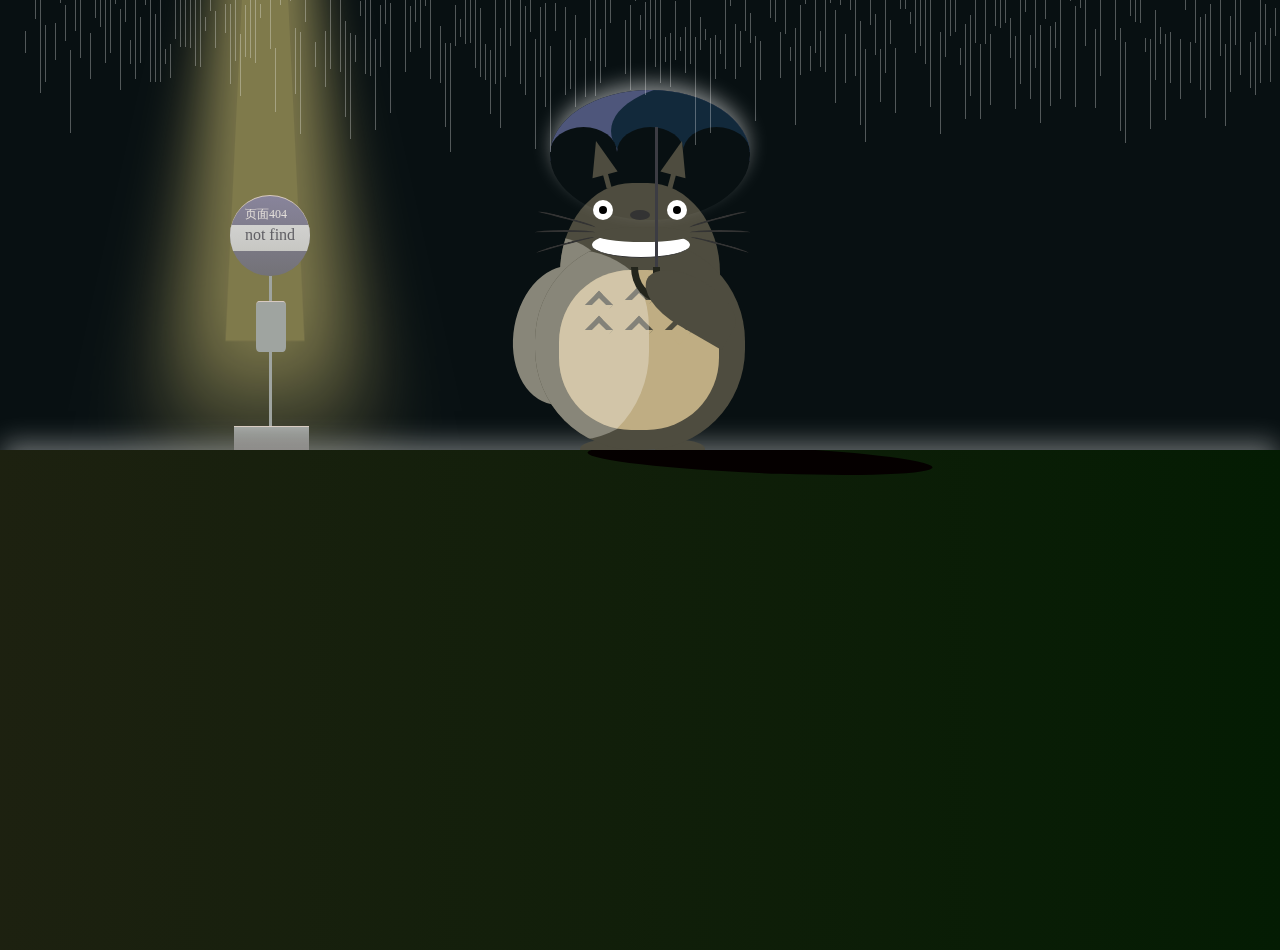
<file: 404_Totoro/index.html>
﻿<!DOCTYPE html PUBLIC "-//W3C//DTD HTML 4.0 Transitional//EN">
<html><head><meta http-equiv="Content-Type" content="text/html; charset=UTF-8">
  <title> 十三资源网提醒您:页面404了呦 </title>
  
  <meta name="Generator" content="EditPlus">
  <meta name="Author" content="">
  <meta name="Keywords" content="">
  <meta name="Description" content="">
  <style>
   body {
  background-color: #081012;
  overflow: hidden;
  margin: 0;
  padding: 0;
}

#wrapper {
  width: 800px;
  height: 350px;
  margin: 100px auto 0 auto;
  position: relative;
}

#totoro {
  width: 300px;
  height: 300px;
  margin: 0 auto;
  position: relative;
  padding-top: 83px;
}

#electric_light {
  position: absolute;
  top: -280px;
  left: 0;
  perspective: 300px;
}
#electric_light .pillar {
  height: 440px;
  width: 50px;
  opacity: 0.5;
  background-color: #F7E485;
  transform: rotateX(30deg);
  box-shadow: 0 0 50px 30px #F7E485;
}

#bus_stop {
  position: absolute;
  width: 80px;
  height: 250px;
  top: 95px;
  left: -10px;
}
#bus_stop #circle {
  position: relative;
  border-radius: 100%;
  width: 80px;
  height: 80px;
  background: linear-gradient(#88849b, #737277);
  overflow: hidden;
  border-top: solid 1px #d8cac1;
}
#bus_stop #circle p {
  color: #e2ddd9;
  position: absolute;
  top: -2px;
  left: 15px;
  font-size: 12px;
}
#bus_stop #circle #place {
  margin-top: 29px;
  width: 80px;
  height: 25px;
  background-color: #d1d1cf;
  background: linear-gradient(#d1d1cf, #c7c7c3);
  text-align: center;
  color: #605f64;
  padding-top: 1px;
}
#bus_stop #hilt {
  height: 150px;
  width: 3px;
  background-color: #9fa4a0;
  margin-left: 39px;
  position: relative;
}
#bus_stop #hilt:after {
  content: '';
  display: block;
  width: 30px;
  height: 50px;
  border-radius: 10%;
  left: -13px;
  top: 25px;
  position: absolute;
  border-top: solid 1px #d8cac1;
  background-color: #9fa4a0;
}
#bus_stop #stand {
  height: 30px;
  width: 75px;
  background: linear-gradient(#9fa4a0, #514c49);
  margin-left: 4px;
  border-top: solid 1px #d8cac1;
}

#totoro_top {
  background-color: #4e4c3f;
  width: 160px;
  height: 200px;
  margin: 0 auto;
  border-radius: 45%;
  position: relative;
  overflow: hidden;
}
#totoro_top:after {
  content: '';
  background-color: #888679;
  width: 160px;
  height: 160px;
  border-radius: 45%;
  position: absolute;
  top: 53px;
  left: -100px;
}

#totoro_face {
  width: 160px;
  height: 200px;
  margin: 150px auto 0;
  border-radius: 45%;
  position: absolute;
  top: -70px;
  left: 70px;
}

#totoro_bottom {
  background-color: #4e4c3f;
  width: 210px;
  height: 210px;
  margin: -143px auto 0;
  border-radius: 48%;
  position: relative;
  z-index: 10;
  animation: respiration 2000ms ease-in-out infinite alternate;
  overflow: hidden;
}
#totoro_bottom:after {
  content: '';
  width: 180px;
  height: 190px;
  background-color: #888679;
  border-radius: 100%;
  position: absolute;
  z-index: 1;
  top: 10px;
  left: -50px;
}

.ear {
  width: 0;
  height: 0;
  border-top: 35px solid transparent;
  border-right: 13px solid transparent;
  border-bottom: 35px solid #4e4c3f;
  border-left: 13px solid transparent;
  z-index: 30;
  position: absolute;
  top: -74px;
}
.ear:after {
  content: '';
  width: 5px;
  height: 15px;
  background-color: #4e4c3f;
  position: absolute;
  top: 34px;
  left: -2px;
}

.left {
  left: 23px;
  transform: rotate(-15deg);
}

.right {
  right: 25px;
  transform: rotate(15deg);
}

.eye {
  width: 20px;
  height: 20px;
  border-radius: 50%;
  background-color: #ffffff;
  position: absolute;
  z-index: 100;
  top: 20px;
  animation: eye_big 5000ms linear infinite alternate;
}
.eye:before {
  content: '';
  width: 0px;
  height: 0px;
  border-radius: 50%;
  background-color: #ffffff;
  position: absolute;
  top: 7px;
  left: 9px;
  opacity: 0.6;
  z-index: 300;
  animation: light 5000ms linear infinite alternate;
}
@keyframes eye_big {
  0% {
    transform: scale(1);
  }
  70% {
    transform: scale(1);
  }
  100% {
    transform: scale(1.2);
  }
}
@keyframes light {
  0% {
    width: 0;
    height: 0;
  }
  70% {
    width: 0;
    height: 0;
  }
  100% {
    width: 5px;
    height: 5px;
  }
}
.eye:after {
  content: '';
  width: 8px;
  height: 8px;
  border-radius: 50%;
  background-color: #000000;
  position: absolute;
  top: 6px;
  left: 6px;
  animation: pupil 5000ms linear infinite alternate;
}

@keyframes pupil {
  from {
    transform: scale(1);
  }
  to {
    transform: scale(1.2);
  }
}
.left_eye {
  left: 33px;
}

.right_eye {
  right: 33px;
}

.nose {
  width: 20px;
  height: 10px;
  border-radius: 50%;
  background-color: #333333;
  position: absolute;
  top: 30px;
  left: 70px;
  z-index: 100;
}

.mouth {
  width: 98px;
  height: 25px;
  border-radius: 50%;
  border-bottom: solid 1px #333333;
  position: absolute;
  z-index: 200;
  top: 52px;
  background-color: #ffffff;
  left: 32px;
  animation: smile 5000ms 2000ms linear infinite alternate;
}
.mouth:after {
  content: '';
  display: block;
  position: absolute;
  width: 98px;
  height: 15px;
  top: -5px;
  left: 2px;
  background-color: #4e4c3f;
  border-radius: 100%;
  z-index: 5;
  animation: smile2 5000ms 2000ms linear infinite alternate;
}

@keyframes smile {
  0% {
    width: 12px;
    height: 10px;
    left: 75px;
    border-radius: 2%;
  }
  50% {
    width: 12px;
    height: 10px;
    left: 75px;
    border-radius: 2%;
  }
  70% {
    width: 98px;
    height: 25px;
    top: 50px;
    left: 32px;
    border-radius: 100%;
    border-bottom: solid 1px #292a1c;
  }
  100% {
    width: 98px;
    height: 25px;
    top: 50px;
    left: 32px;
    border-radius: 100%;
    border-bottom: solid 1px #292a1c;
  }
}
@keyframes smile2 {
  0% {
    width: 16px;
    height: 12px;
    left: -3px;
    top: -2px;
    border-radius: 2%;
  }
  50% {
    width: 16px;
    height: 12px;
    top: -2px;
    left: -3px;
    border-radius: 2%;
  }
  70% {
    width: 93px;
    height: 15px;
    top: -5px;
    left: 3px;
  }
  100% {
    width: 93px;
    height: 15px;
    top: -5px;
    left: 3px;
  }
}
.beard {
  width: 60px;
  height: 3px;
  position: absolute;
  border-top: solid 2px #333333;
  top: 50px;
  left: -25px;
  z-index: 300;
  border-radius: 50%;
}

.bread_1 {
  transform: rotate(15deg);
  transform-origin: right bottom;
  top: 45px;
}

.bread_3 {
  transform: rotate(-15deg);
  transform-origin: right bottom;
  top: 55px;
}

.beard_right {
  position: absolute;
  right: 5px;
}
.beard_right .bread_1 {
  transform: rotate(-15deg);
  transform-origin: left bottom;
}
.beard_right .bread_3 {
  transform: rotate(15deg);
  transform-origin: left bottom;
}

.stomach {
  position: absolute;
  top: 30px;
  left: 24px;
  width: 160px;
  height: 160px;
  background-color: #bfad83;
  border-radius: 45% 45% 45% 45%;
  z-index: 10;
  overflow: hidden;
}
.stomach:after {
  content: '';
  position: absolute;
  top: -50px;
  left: -150px;
  width: 240px;
  height: 240px;
  background-color: #ffffff;
  border-radius: 45% 45% 45% 45%;
  z-index: 5;
  opacity: 0.3;
}

@keyframes respiration {
  0% {
    transform: scale(1);
  }
  100% {
    transform: scale(1.05);
  }
}
.pattern {
  width: 10px;
  height: 10px;
  border-top: solid 5px #4e4c3f;
  border-left: solid 5px #4e4c3f;
  border-bottom: solid 5px #bfad83;
  border-right: solid 5px #bfad83;
  position: absolute;
  top: 25px;
  left: 30px;
  transform: rotate(45deg);
}

.pattern:nth-child(2) {
  left: 70px;
  top: 20px;
}

.pattern:nth-child(3) {
  left: 110px;
}

.pattern:nth-child(4) {
  top: 50px;
  left: 30px;
}

.pattern:nth-child(5) {
  top: 50px;
  left: 70px;
}

.pattern:nth-child(6) {
  top: 50px;
  left: 110px;
}

#totoro_arms {
  overflow: hidden;
}
#totoro_arms .arm {
  background-color: #4e4c3f;
  width: 100px;
  height: 140px;
  position: absolute;
  top: 175px;
  left: 35px;
  border-radius: 50%;
}
#totoro_arms .arm_left {
  transform: rotate(10deg);
  transform-origin: right top;
  background-color: #888679;
  z-index: 1;
}
#totoro_arms .arm_right {
  width: 50px;
  height: 100px;
  transform: rotate(-60deg);
  transform-origin: left top;
  top: 200px;
  left: 145px;
  z-index: 300;
  border-radius: 50% 50% 50% 0;
}

#totoro_foot {
  width: 200px;
  margin: 0 auto;
  position: relative;
}
#totoro_foot .foot {
  background: linear-gradient(#4e4c3f 55%, transparent 55%);
  width: 50px;
  height: 18px;
  border-radius: 50%;
  position: absolute;
  z-index: 5;
}
#totoro_foot .foot_left {
  top: -10px;
  left: 40px;
}
#totoro_foot .foot_right {
  top: -10px;
  left: 115px;
}

.umbrella {
  position: absolute;
  top: -10px;
  left: 60px;
}
.umbrella .inner {
  position: relative;
  width: 200px;
  margin: 0 auto;
}
.umbrella .inner .back {
  width: 300px;
  height: 100px;
  border-radius: 50%;
  position: absolute;
  top: -16px;
  left: -50px;
  background: #06171e;
  background: linear-gradient(transparent 78%, #081012 35%);
}
.umbrella .inner .top {
  width: 200px;
  height: 130px;
  border-radius: 50%;
  position: relative;
  overflow: hidden;
  box-shadow: 0 -10px 20px -3px rgba(255, 255, 255, 0.5);
  background: linear-gradient(#4e567b 55%, transparent 55%);
}
.umbrella .inner .top:after {
  content: '';
  width: 200px;
  height: 100px;
  border-radius: 50%;
  position: absolute;
  left: 61px;
  top: -9px;
  background: linear-gradient(#12293b 70%, transparent 55%);
}
.umbrella .inner .top .part {
  width: 67px;
  height: 50px;
  border-radius: 50%;
  background: linear-gradient(#081012 55%, transparent 55%);
  position: absolute;
  top: 37px;
  z-index: 10;
}
.umbrella .inner .top .part:nth-child(2) {
  left: 67px;
}
.umbrella .inner .top .part:nth-child(3) {
  right: 0;
}
.umbrella .inner .handle {
  width: 3px;
  height: 150px;
  background-color: #3c3c43;
  position: absolute;
  top: 36.5px;
  left: 105px;
  z-index: 200;
}
.umbrella .inner .handle:after {
  content: '';
  width: 15px;
  height: 28px;
  border-style: none solid solid solid;
  border-width: 7px;
  border-color: #23251c;
  border-radius: 0 0 0 100%;
  position: absolute;
  top: 140px;
  left: -24px;
}

#ground {
  width: 100%;
  height: 500px;
  background: linear-gradient(to right, #1d2110 0%, #041c03 100%);
  overflow: hidden;
  position: relative;
  box-shadow: 0 -10px 25px -3px rgba(255, 255, 255, 0.4);
}

.totoro_shadow {
  width: 300px;
  margin: 0 auto;
  position: relative;
}
.totoro_shadow .inner {
  width: 300px;
  height: 30px;
  background-color: #050000;
  border-radius: 100%;
  position: absolute;
  left: 120px;
  top: -5px;
  transform: skewX(-100deg);
}

.rain .drops {
  position: absolute;
  width: 1px;
  height: 50px;
  background: #ffffff;
  opacity: 0.3;
  z-index: 1000;
}
.rain .drops:nth-child(1) {
  left: 25px;
  top: 31px;
  height: 22px;
  animation: fall 766ms linear infinite;
}
.rain .drops:nth-child(2) {
  left: 30px;
  top: -33px;
  height: 19px;
  animation: fall 923ms linear infinite;
}
.rain .drops:nth-child(3) {
  left: 35px;
  top: -33px;
  height: 52px;
  animation: fall 984ms linear infinite;
}
.rain .drops:nth-child(4) {
  left: 40px;
  top: -2px;
  height: 95px;
  animation: fall 620ms linear infinite;
}
.rain .drops:nth-child(5) {
  left: 45px;
  top: 25px;
  height: 57px;
  animation: fall 872ms linear infinite;
}
.rain .drops:nth-child(6) {
  left: 50px;
  top: -29px;
  height: 18px;
  animation: fall 853ms linear infinite;
}
.rain .drops:nth-child(7) {
  left: 55px;
  top: 23px;
  height: 37px;
  animation: fall 578ms linear infinite;
}
.rain .drops:nth-child(8) {
  left: 60px;
  top: -49px;
  height: 52px;
  animation: fall 945ms linear infinite;
}
.rain .drops:nth-child(9) {
  left: 65px;
  top: 5px;
  height: 36px;
  animation: fall 651ms linear infinite;
}
.rain .drops:nth-child(10) {
  left: 70px;
  top: 50px;
  height: 83px;
  animation: fall 782ms linear infinite;
}
.rain .drops:nth-child(11) {
  left: 75px;
  top: -1px;
  height: 32px;
  animation: fall 834ms linear infinite;
}
.rain .drops:nth-child(12) {
  left: 80px;
  top: -42px;
  height: 100px;
  animation: fall 856ms linear infinite;
}
.rain .drops:nth-child(13) {
  left: 85px;
  top: -34px;
  height: 15px;
  animation: fall 563ms linear infinite;
}
.rain .drops:nth-child(14) {
  left: 90px;
  top: 33px;
  height: 46px;
  animation: fall 686ms linear infinite;
}
.rain .drops:nth-child(15) {
  left: 95px;
  top: -5px;
  height: 23px;
  animation: fall 977ms linear infinite;
}
.rain .drops:nth-child(16) {
  left: 100px;
  top: -21px;
  height: 48px;
  animation: fall 673ms linear infinite;
}
.rain .drops:nth-child(17) {
  left: 105px;
  top: -44px;
  height: 107px;
  animation: fall 506ms linear infinite;
}
.rain .drops:nth-child(18) {
  left: 110px;
  top: -32px;
  height: 85px;
  animation: fall 531ms linear infinite;
}
.rain .drops:nth-child(19) {
  left: 115px;
  top: -31px;
  height: 35px;
  animation: fall 650ms linear infinite;
}
.rain .drops:nth-child(20) {
  left: 120px;
  top: 9px;
  height: 81px;
  animation: fall 797ms linear infinite;
}
.rain .drops:nth-child(21) {
  left: 125px;
  top: -5px;
  height: 27px;
  animation: fall 704ms linear infinite;
}
.rain .drops:nth-child(22) {
  left: 130px;
  top: 40px;
  height: 24px;
  animation: fall 944ms linear infinite;
}
.rain .drops:nth-child(23) {
  left: 135px;
  top: -31px;
  height: 110px;
  animation: fall 881ms linear infinite;
}
.rain .drops:nth-child(24) {
  left: 140px;
  top: 17px;
  height: 46px;
  animation: fall 868ms linear infinite;
}
.rain .drops:nth-child(25) {
  left: 145px;
  top: -19px;
  height: 24px;
  animation: fall 600ms linear infinite;
}
.rain .drops:nth-child(26) {
  left: 150px;
  top: -18px;
  height: 100px;
  animation: fall 940ms linear infinite;
}
.rain .drops:nth-child(27) {
  left: 155px;
  top: 14px;
  height: 68px;
  animation: fall 656ms linear infinite;
}
.rain .drops:nth-child(28) {
  left: 160px;
  top: -14px;
  height: 96px;
  animation: fall 779ms linear infinite;
}
.rain .drops:nth-child(29) {
  left: 165px;
  top: 49px;
  height: 15px;
  animation: fall 630ms linear infinite;
}
.rain .drops:nth-child(30) {
  left: 170px;
  top: 44px;
  height: 34px;
  animation: fall 758ms linear infinite;
}
.rain .drops:nth-child(31) {
  left: 175px;
  top: -5px;
  height: 44px;
  animation: fall 632ms linear infinite;
}
.rain .drops:nth-child(32) {
  left: 180px;
  top: -30px;
  height: 77px;
  animation: fall 584ms linear infinite;
}
.rain .drops:nth-child(33) {
  left: 185px;
  top: -36px;
  height: 83px;
  animation: fall 742ms linear infinite;
}
.rain .drops:nth-child(34) {
  left: 190px;
  top: -5px;
  height: 53px;
  animation: fall 746ms linear infinite;
}
.rain .drops:nth-child(35) {
  left: 195px;
  top: -20px;
  height: 86px;
  animation: fall 800ms linear infinite;
}
.rain .drops:nth-child(36) {
  left: 200px;
  top: -17px;
  height: 84px;
  animation: fall 623ms linear infinite;
}
.rain .drops:nth-child(37) {
  left: 205px;
  top: 17px;
  height: 14px;
  animation: fall 934ms linear infinite;
}
.rain .drops:nth-child(38) {
  left: 210px;
  top: -39px;
  height: 50px;
  animation: fall 793ms linear infinite;
}
.rain .drops:nth-child(39) {
  left: 215px;
  top: 11px;
  height: 37px;
  animation: fall 705ms linear infinite;
}
.rain .drops:nth-child(40) {
  left: 220px;
  top: -25px;
  height: 15px;
  animation: fall 713ms linear infinite;
}
.rain .drops:nth-child(41) {
  left: 225px;
  top: 4px;
  height: 29px;
  animation: fall 976ms linear infinite;
}
.rain .drops:nth-child(42) {
  left: 230px;
  top: 4px;
  height: 80px;
  animation: fall 520ms linear infinite;
}
.rain .drops:nth-child(43) {
  left: 235px;
  top: -45px;
  height: 106px;
  animation: fall 787ms linear infinite;
}
.rain .drops:nth-child(44) {
  left: 240px;
  top: 34px;
  height: 62px;
  animation: fall 933ms linear infinite;
}
.rain .drops:nth-child(45) {
  left: 245px;
  top: 5px;
  height: 52px;
  animation: fall 670ms linear infinite;
}
.rain .drops:nth-child(46) {
  left: 250px;
  top: -22px;
  height: 80px;
  animation: fall 578ms linear infinite;
}
.rain .drops:nth-child(47) {
  left: 255px;
  top: 0px;
  height: 63px;
  animation: fall 523ms linear infinite;
}
.rain .drops:nth-child(48) {
  left: 260px;
  top: 4px;
  height: 14px;
  animation: fall 752ms linear infinite;
}
.rain .drops:nth-child(49) {
  left: 265px;
  top: -27px;
  height: 17px;
  animation: fall 636ms linear infinite;
}
.rain .drops:nth-child(50) {
  left: 270px;
  top: -44px;
  height: 93px;
  animation: fall 814ms linear infinite;
}
.rain .drops:nth-child(51) {
  left: 275px;
  top: 48px;
  height: 64px;
  animation: fall 770ms linear infinite;
}
.rain .drops:nth-child(52) {
  left: 280px;
  top: -44px;
  height: 49px;
  animation: fall 741ms linear infinite;
}
.rain .drops:nth-child(53) {
  left: 285px;
  top: -29px;
  height: 19px;
  animation: fall 581ms linear infinite;
}
.rain .drops:nth-child(54) {
  left: 290px;
  top: -29px;
  height: 30px;
  animation: fall 759ms linear infinite;
}
.rain .drops:nth-child(55) {
  left: 295px;
  top: 28px;
  height: 66px;
  animation: fall 823ms linear infinite;
}
.rain .drops:nth-child(56) {
  left: 300px;
  top: 32px;
  height: 102px;
  animation: fall 790ms linear infinite;
}
.rain .drops:nth-child(57) {
  left: 305px;
  top: -9px;
  height: 31px;
  animation: fall 519ms linear infinite;
}
.rain .drops:nth-child(58) {
  left: 310px;
  top: -39px;
  height: 16px;
  animation: fall 771ms linear infinite;
}
.rain .drops:nth-child(59) {
  left: 315px;
  top: 42px;
  height: 25px;
  animation: fall 516ms linear infinite;
}
.rain .drops:nth-child(60) {
  left: 320px;
  top: -17px;
  height: 16px;
  animation: fall 681ms linear infinite;
}
.rain .drops:nth-child(61) {
  left: 325px;
  top: 31px;
  height: 56px;
  animation: fall 712ms linear infinite;
}
.rain .drops:nth-child(62) {
  left: 330px;
  top: -16px;
  height: 85px;
  animation: fall 676ms linear infinite;
}
.rain .drops:nth-child(63) {
  left: 335px;
  top: -47px;
  height: 20px;
  animation: fall 620ms linear infinite;
}
.rain .drops:nth-child(64) {
  left: 340px;
  top: -8px;
  height: 80px;
  animation: fall 505ms linear infinite;
}
.rain .drops:nth-child(65) {
  left: 345px;
  top: 21px;
  height: 96px;
  animation: fall 639ms linear infinite;
}
.rain .drops:nth-child(66) {
  left: 350px;
  top: 33px;
  height: 106px;
  animation: fall 995ms linear infinite;
}
.rain .drops:nth-child(67) {
  left: 355px;
  top: 35px;
  height: 27px;
  animation: fall 678ms linear infinite;
}
.rain .drops:nth-child(68) {
  left: 360px;
  top: 1px;
  height: 15px;
  animation: fall 829ms linear infinite;
}
.rain .drops:nth-child(69) {
  left: 365px;
  top: -26px;
  height: 100px;
  animation: fall 923ms linear infinite;
}
.rain .drops:nth-child(70) {
  left: 370px;
  top: -26px;
  height: 102px;
  animation: fall 621ms linear infinite;
}
.rain .drops:nth-child(71) {
  left: 375px;
  top: 39px;
  height: 91px;
  animation: fall 983ms linear infinite;
}
.rain .drops:nth-child(72) {
  left: 380px;
  top: 5px;
  height: 62px;
  animation: fall 974ms linear infinite;
}
.rain .drops:nth-child(73) {
  left: 385px;
  top: -36px;
  height: 60px;
  animation: fall 619ms linear infinite;
}
.rain .drops:nth-child(74) {
  left: 390px;
  top: 3px;
  height: 110px;
  animation: fall 666ms linear infinite;
}
.rain .drops:nth-child(75) {
  left: 395px;
  top: -41px;
  height: 19px;
  animation: fall 655ms linear infinite;
}
.rain .drops:nth-child(76) {
  left: 400px;
  top: -46px;
  height: 33px;
  animation: fall 550ms linear infinite;
}
.rain .drops:nth-child(77) {
  left: 405px;
  top: -38px;
  height: 110px;
  animation: fall 965ms linear infinite;
}
.rain .drops:nth-child(78) {
  left: 410px;
  top: 6px;
  height: 46px;
  animation: fall 655ms linear infinite;
}
.rain .drops:nth-child(79) {
  left: 415px;
  top: -10px;
  height: 32px;
  animation: fall 806ms linear infinite;
}
.rain .drops:nth-child(80) {
  left: 420px;
  top: -45px;
  height: 93px;
  animation: fall 830ms linear infinite;
}
.rain .drops:nth-child(81) {
  left: 425px;
  top: -26px;
  height: 32px;
  animation: fall 713ms linear infinite;
}
.rain .drops:nth-child(82) {
  left: 430px;
  top: -28px;
  height: 107px;
  animation: fall 757ms linear infinite;
}
.rain .drops:nth-child(83) {
  left: 435px;
  top: -39px;
  height: 30px;
  animation: fall 725ms linear infinite;
}
.rain .drops:nth-child(84) {
  left: 440px;
  top: 26px;
  height: 57px;
  animation: fall 578ms linear infinite;
}
.rain .drops:nth-child(85) {
  left: 445px;
  top: 43px;
  height: 84px;
  animation: fall 580ms linear infinite;
}
.rain .drops:nth-child(86) {
  left: 450px;
  top: 43px;
  height: 109px;
  animation: fall 774ms linear infinite;
}
.rain .drops:nth-child(87) {
  left: 455px;
  top: 5px;
  height: 41px;
  animation: fall 631ms linear infinite;
}
.rain .drops:nth-child(88) {
  left: 460px;
  top: 19px;
  height: 18px;
  animation: fall 593ms linear infinite;
}
.rain .drops:nth-child(89) {
  left: 465px;
  top: -20px;
  height: 64px;
  animation: fall 618ms linear infinite;
}
.rain .drops:nth-child(90) {
  left: 470px;
  top: -6px;
  height: 49px;
  animation: fall 722ms linear infinite;
}
.rain .drops:nth-child(91) {
  left: 475px;
  top: -8px;
  height: 76px;
  animation: fall 784ms linear infinite;
}
.rain .drops:nth-child(92) {
  left: 480px;
  top: 8px;
  height: 69px;
  animation: fall 805ms linear infinite;
}
.rain .drops:nth-child(93) {
  left: 485px;
  top: 44px;
  height: 36px;
  animation: fall 531ms linear infinite;
}
.rain .drops:nth-child(94) {
  left: 490px;
  top: 50px;
  height: 64px;
  animation: fall 524ms linear infinite;
}
.rain .drops:nth-child(95) {
  left: 495px;
  top: -2px;
  height: 86px;
  animation: fall 931ms linear infinite;
}
.rain .drops:nth-child(96) {
  left: 500px;
  top: 28px;
  height: 100px;
  animation: fall 983ms linear infinite;
}
.rain .drops:nth-child(97) {
  left: 505px;
  top: -18px;
  height: 95px;
  animation: fall 653ms linear infinite;
}
.rain .drops:nth-child(98) {
  left: 510px;
  top: 0px;
  height: 46px;
  animation: fall 932ms linear infinite;
}
.rain .drops:nth-child(99) {
  left: 515px;
  top: -36px;
  height: 29px;
  animation: fall 880ms linear infinite;
}
.rain .drops:nth-child(100) {
  left: 520px;
  top: -19px;
  height: 103px;
  animation: fall 661ms linear infinite;
}
.rain .drops:nth-child(101) {
  left: 525px;
  top: 6px;
  height: 89px;
  animation: fall 610ms linear infinite;
}
.rain .drops:nth-child(102) {
  left: 530px;
  top: -28px;
  height: 60px;
  animation: fall 801ms linear infinite;
}
.rain .drops:nth-child(103) {
  left: 535px;
  top: 39px;
  height: 110px;
  animation: fall 722ms linear infinite;
}
.rain .drops:nth-child(104) {
  left: 540px;
  top: 7px;
  height: 70px;
  animation: fall 935ms linear infinite;
}
.rain .drops:nth-child(105) {
  left: 545px;
  top: 3px;
  height: 104px;
  animation: fall 640ms linear infinite;
}
.rain .drops:nth-child(106) {
  left: 550px;
  top: 46px;
  height: 106px;
  animation: fall 543ms linear infinite;
}
.rain .drops:nth-child(107) {
  left: 555px;
  top: 3px;
  height: 28px;
  animation: fall 593ms linear infinite;
}
.rain .drops:nth-child(108) {
  left: 560px;
  top: -43px;
  height: 37px;
  animation: fall 751ms linear infinite;
}
.rain .drops:nth-child(109) {
  left: 565px;
  top: 7px;
  height: 88px;
  animation: fall 884ms linear infinite;
}
.rain .drops:nth-child(110) {
  left: 570px;
  top: 40px;
  height: 49px;
  animation: fall 811ms linear infinite;
}
.rain .drops:nth-child(111) {
  left: 575px;
  top: 15px;
  height: 92px;
  animation: fall 585ms linear infinite;
}
.rain .drops:nth-child(112) {
  left: 580px;
  top: -46px;
  height: 40px;
  animation: fall 577ms linear infinite;
}
.rain .drops:nth-child(113) {
  left: 585px;
  top: 38px;
  height: 59px;
  animation: fall 694ms linear infinite;
}
.rain .drops:nth-child(114) {
  left: 590px;
  top: -11px;
  height: 72px;
  animation: fall 928ms linear infinite;
}
.rain .drops:nth-child(115) {
  left: 595px;
  top: -2px;
  height: 98px;
  animation: fall 745ms linear infinite;
}
.rain .drops:nth-child(116) {
  left: 600px;
  top: 29px;
  height: 54px;
  animation: fall 836ms linear infinite;
}
.rain .drops:nth-child(117) {
  left: 605px;
  top: -31px;
  height: 98px;
  animation: fall 982ms linear infinite;
}
.rain .drops:nth-child(118) {
  left: 610px;
  top: -22px;
  height: 45px;
  animation: fall 664ms linear infinite;
}
.rain .drops:nth-child(119) {
  left: 615px;
  top: -45px;
  height: 33px;
  animation: fall 937ms linear infinite;
}
.rain .drops:nth-child(120) {
  left: 620px;
  top: -43px;
  height: 16px;
  animation: fall 943ms linear infinite;
}
.rain .drops:nth-child(121) {
  left: 625px;
  top: 20px;
  height: 54px;
  animation: fall 508ms linear infinite;
}
.rain .drops:nth-child(122) {
  left: 630px;
  top: 5px;
  height: 85px;
  animation: fall 623ms linear infinite;
}
.rain .drops:nth-child(123) {
  left: 635px;
  top: -38px;
  height: 39px;
  animation: fall 988ms linear infinite;
}
.rain .drops:nth-child(124) {
  left: 640px;
  top: 15px;
  height: 15px;
  animation: fall 786ms linear infinite;
}
.rain .drops:nth-child(125) {
  left: 645px;
  top: 2px;
  height: 93px;
  animation: fall 960ms linear infinite;
}
.rain .drops:nth-child(126) {
  left: 650px;
  top: -42px;
  height: 81px;
  animation: fall 790ms linear infinite;
}
.rain .drops:nth-child(127) {
  left: 655px;
  top: -40px;
  height: 107px;
  animation: fall 546ms linear infinite;
}
.rain .drops:nth-child(128) {
  left: 660px;
  top: -9px;
  height: 92px;
  animation: fall 633ms linear infinite;
}
.rain .drops:nth-child(129) {
  left: 665px;
  top: 37px;
  height: 25px;
  animation: fall 966ms linear infinite;
}
.rain .drops:nth-child(130) {
  left: 670px;
  top: 33px;
  height: 54px;
  animation: fall 860ms linear infinite;
}
.rain .drops:nth-child(131) {
  left: 675px;
  top: 1px;
  height: 59px;
  animation: fall 761ms linear infinite;
}
.rain .drops:nth-child(132) {
  left: 680px;
  top: 37px;
  height: 14px;
  animation: fall 715ms linear infinite;
}
.rain .drops:nth-child(133) {
  left: 685px;
  top: 27px;
  height: 46px;
  animation: fall 560ms linear infinite;
}
.rain .drops:nth-child(134) {
  left: 690px;
  top: -14px;
  height: 78px;
  animation: fall 699ms linear infinite;
}
.rain .drops:nth-child(135) {
  left: 695px;
  top: 37px;
  height: 108px;
  animation: fall 956ms linear infinite;
}
.rain .drops:nth-child(136) {
  left: 700px;
  top: 17px;
  height: 33px;
  animation: fall 986ms linear infinite;
}
.rain .drops:nth-child(137) {
  left: 705px;
  top: 29px;
  height: 11px;
  animation: fall 748ms linear infinite;
}
.rain .drops:nth-child(138) {
  left: 710px;
  top: 38px;
  height: 95px;
  animation: fall 598ms linear infinite;
}
.rain .drops:nth-child(139) {
  left: 715px;
  top: 35px;
  height: 44px;
  animation: fall 666ms linear infinite;
}
.rain .drops:nth-child(140) {
  left: 720px;
  top: 40px;
  height: 14px;
  animation: fall 949ms linear infinite;
}
.rain .drops:nth-child(141) {
  left: 725px;
  top: -30px;
  height: 99px;
  animation: fall 568ms linear infinite;
}
.rain .drops:nth-child(142) {
  left: 730px;
  top: -49px;
  height: 55px;
  animation: fall 890ms linear infinite;
}
.rain .drops:nth-child(143) {
  left: 735px;
  top: 24px;
  height: 55px;
  animation: fall 833ms linear infinite;
}
.rain .drops:nth-child(144) {
  left: 740px;
  top: 31px;
  height: 36px;
  animation: fall 541ms linear infinite;
}
.rain .drops:nth-child(145) {
  left: 745px;
  top: -30px;
  height: 61px;
  animation: fall 887ms linear infinite;
}
.rain .drops:nth-child(146) {
  left: 750px;
  top: 13px;
  height: 30px;
  animation: fall 507ms linear infinite;
}
.rain .drops:nth-child(147) {
  left: 755px;
  top: 36px;
  height: 85px;
  animation: fall 501ms linear infinite;
}
.rain .drops:nth-child(148) {
  left: 760px;
  top: 41px;
  height: 39px;
  animation: fall 988ms linear infinite;
}
.rain .drops:nth-child(149) {
  left: 765px;
  top: -30px;
  height: 23px;
  animation: fall 787ms linear infinite;
}
.rain .drops:nth-child(150) {
  left: 770px;
  top: -31px;
  height: 49px;
  animation: fall 778ms linear infinite;
}
.rain .drops:nth-child(151) {
  left: 775px;
  top: -14px;
  height: 36px;
  animation: fall 568ms linear infinite;
}
.rain .drops:nth-child(152) {
  left: 780px;
  top: 32px;
  height: 46px;
  animation: fall 736ms linear infinite;
}
.rain .drops:nth-child(153) {
  left: 785px;
  top: -27px;
  height: 61px;
  animation: fall 794ms linear infinite;
}
.rain .drops:nth-child(154) {
  left: 790px;
  top: 47px;
  height: 14px;
  animation: fall 712ms linear infinite;
}
.rain .drops:nth-child(155) {
  left: 795px;
  top: 28px;
  height: 97px;
  animation: fall 577ms linear infinite;
}
.rain .drops:nth-child(156) {
  left: 800px;
  top: 5px;
  height: 70px;
  animation: fall 846ms linear infinite;
}
.rain .drops:nth-child(157) {
  left: 805px;
  top: -39px;
  height: 43px;
  animation: fall 797ms linear infinite;
}
.rain .drops:nth-child(158) {
  left: 810px;
  top: 46px;
  height: 25px;
  animation: fall 999ms linear infinite;
}
.rain .drops:nth-child(159) {
  left: 815px;
  top: -41px;
  height: 94px;
  animation: fall 831ms linear infinite;
}
.rain .drops:nth-child(160) {
  left: 820px;
  top: 31px;
  height: 36px;
  animation: fall 885ms linear infinite;
}
.rain .drops:nth-child(161) {
  left: 825px;
  top: -29px;
  height: 101px;
  animation: fall 632ms linear infinite;
}
.rain .drops:nth-child(162) {
  left: 830px;
  top: -39px;
  height: 42px;
  animation: fall 782ms linear infinite;
}
.rain .drops:nth-child(163) {
  left: 835px;
  top: 10px;
  height: 93px;
  animation: fall 714ms linear infinite;
}
.rain .drops:nth-child(164) {
  left: 840px;
  top: -49px;
  height: 54px;
  animation: fall 884ms linear infinite;
}
.rain .drops:nth-child(165) {
  left: 845px;
  top: 34px;
  height: 49px;
  animation: fall 903ms linear infinite;
}
.rain .drops:nth-child(166) {
  left: 850px;
  top: -18px;
  height: 28px;
  animation: fall 825ms linear infinite;
}
.rain .drops:nth-child(167) {
  left: 855px;
  top: -26px;
  height: 102px;
  animation: fall 566ms linear infinite;
}
.rain .drops:nth-child(168) {
  left: 860px;
  top: 21px;
  height: 104px;
  animation: fall 856ms linear infinite;
}
.rain .drops:nth-child(169) {
  left: 865px;
  top: 49px;
  height: 93px;
  animation: fall 620ms linear infinite;
}
.rain .drops:nth-child(170) {
  left: 870px;
  top: -34px;
  height: 59px;
  animation: fall 613ms linear infinite;
}
.rain .drops:nth-child(171) {
  left: 875px;
  top: 14px;
  height: 41px;
  animation: fall 608ms linear infinite;
}
.rain .drops:nth-child(172) {
  left: 880px;
  top: 49px;
  height: 53px;
  animation: fall 951ms linear infinite;
}
.rain .drops:nth-child(173) {
  left: 885px;
  top: -21px;
  height: 94px;
  animation: fall 740ms linear infinite;
}
.rain .drops:nth-child(174) {
  left: 890px;
  top: 20px;
  height: 24px;
  animation: fall 892ms linear infinite;
}
.rain .drops:nth-child(175) {
  left: 895px;
  top: 48px;
  height: 65px;
  animation: fall 633ms linear infinite;
}
.rain .drops:nth-child(176) {
  left: 900px;
  top: -22px;
  height: 31px;
  animation: fall 916ms linear infinite;
}
.rain .drops:nth-child(177) {
  left: 905px;
  top: -23px;
  height: 32px;
  animation: fall 598ms linear infinite;
}
.rain .drops:nth-child(178) {
  left: 910px;
  top: 12px;
  height: 12px;
  animation: fall 955ms linear infinite;
}
.rain .drops:nth-child(179) {
  left: 915px;
  top: -15px;
  height: 68px;
  animation: fall 778ms linear infinite;
}
.rain .drops:nth-child(180) {
  left: 920px;
  top: -13px;
  height: 59px;
  animation: fall 550ms linear infinite;
}
.rain .drops:nth-child(181) {
  left: 925px;
  top: -20px;
  height: 84px;
  animation: fall 620ms linear infinite;
}
.rain .drops:nth-child(182) {
  left: 930px;
  top: -1px;
  height: 108px;
  animation: fall 920ms linear infinite;
}
.rain .drops:nth-child(183) {
  left: 935px;
  top: -28px;
  height: 21px;
  animation: fall 722ms linear infinite;
}
.rain .drops:nth-child(184) {
  left: 940px;
  top: 32px;
  height: 102px;
  animation: fall 946ms linear infinite;
}
.rain .drops:nth-child(185) {
  left: 945px;
  top: -42px;
  height: 99px;
  animation: fall 695ms linear infinite;
}
.rain .drops:nth-child(186) {
  left: 950px;
  top: -43px;
  height: 79px;
  animation: fall 733ms linear infinite;
}
.rain .drops:nth-child(187) {
  left: 955px;
  top: -40px;
  height: 72px;
  animation: fall 796ms linear infinite;
}
.rain .drops:nth-child(188) {
  left: 960px;
  top: 48px;
  height: 17px;
  animation: fall 599ms linear infinite;
}
.rain .drops:nth-child(189) {
  left: 965px;
  top: 24px;
  height: 95px;
  animation: fall 786ms linear infinite;
}
.rain .drops:nth-child(190) {
  left: 970px;
  top: 15px;
  height: 81px;
  animation: fall 536ms linear infinite;
}
.rain .drops:nth-child(191) {
  left: 975px;
  top: -27px;
  height: 70px;
  animation: fall 962ms linear infinite;
}
.rain .drops:nth-child(192) {
  left: 980px;
  top: 44px;
  height: 75px;
  animation: fall 877ms linear infinite;
}
.rain .drops:nth-child(193) {
  left: 985px;
  top: -24px;
  height: 68px;
  animation: fall 503ms linear infinite;
}
.rain .drops:nth-child(194) {
  left: 990px;
  top: 34px;
  height: 71px;
  animation: fall 694ms linear infinite;
}
.rain .drops:nth-child(195) {
  left: 995px;
  top: -1px;
  height: 27px;
  animation: fall 642ms linear infinite;
}
.rain .drops:nth-child(196) {
  left: 1000px;
  top: -21px;
  height: 49px;
  animation: fall 846ms linear infinite;
}
.rain .drops:nth-child(197) {
  left: 1005px;
  top: -9px;
  height: 32px;
  animation: fall 883ms linear infinite;
}
.rain .drops:nth-child(198) {
  left: 1010px;
  top: 18px;
  height: 40px;
  animation: fall 773ms linear infinite;
}
.rain .drops:nth-child(199) {
  left: 1015px;
  top: 36px;
  height: 73px;
  animation: fall 614ms linear infinite;
}
.rain .drops:nth-child(200) {
  left: 1020px;
  top: -21px;
  height: 105px;
  animation: fall 794ms linear infinite;
}
.rain .drops:nth-child(201) {
  left: 1025px;
  top: -16px;
  height: 28px;
  animation: fall 727ms linear infinite;
}
.rain .drops:nth-child(202) {
  left: 1030px;
  top: 35px;
  height: 64px;
  animation: fall 534ms linear infinite;
}
.rain .drops:nth-child(203) {
  left: 1035px;
  top: -15px;
  height: 83px;
  animation: fall 972ms linear infinite;
}
.rain .drops:nth-child(204) {
  left: 1040px;
  top: 25px;
  height: 98px;
  animation: fall 637ms linear infinite;
}
.rain .drops:nth-child(205) {
  left: 1045px;
  top: -7px;
  height: 26px;
  animation: fall 806ms linear infinite;
}
.rain .drops:nth-child(206) {
  left: 1050px;
  top: 26px;
  height: 80px;
  animation: fall 915ms linear infinite;
}
.rain .drops:nth-child(207) {
  left: 1055px;
  top: 22px;
  height: 26px;
  animation: fall 796ms linear infinite;
}
.rain .drops:nth-child(208) {
  left: 1060px;
  top: -3px;
  height: 102px;
  animation: fall 629ms linear infinite;
}
.rain .drops:nth-child(209) {
  left: 1065px;
  top: -44px;
  height: 14px;
  animation: fall 598ms linear infinite;
}
.rain .drops:nth-child(210) {
  left: 1070px;
  top: -21px;
  height: 22px;
  animation: fall 787ms linear infinite;
}
.rain .drops:nth-child(211) {
  left: 1075px;
  top: 6px;
  height: 101px;
  animation: fall 572ms linear infinite;
}
.rain .drops:nth-child(212) {
  left: 1080px;
  top: -23px;
  height: 31px;
  animation: fall 904ms linear infinite;
}
.rain .drops:nth-child(213) {
  left: 1085px;
  top: -40px;
  height: 86px;
  animation: fall 956ms linear infinite;
}
.rain .drops:nth-child(214) {
  left: 1090px;
  top: -46px;
  height: 14px;
  animation: fall 957ms linear infinite;
}
.rain .drops:nth-child(215) {
  left: 1095px;
  top: 29px;
  height: 79px;
  animation: fall 740ms linear infinite;
}
.rain .drops:nth-child(216) {
  left: 1100px;
  top: -25px;
  height: 101px;
  animation: fall 538ms linear infinite;
}
.rain .drops:nth-child(217) {
  left: 1105px;
  top: -27px;
  height: 23px;
  animation: fall 944ms linear infinite;
}
.rain .drops:nth-child(218) {
  left: 1110px;
  top: -48px;
  height: 11px;
  animation: fall 609ms linear infinite;
}
.rain .drops:nth-child(219) {
  left: 1115px;
  top: -10px;
  height: 50px;
  animation: fall 564ms linear infinite;
}
.rain .drops:nth-child(220) {
  left: 1120px;
  top: 28px;
  height: 103px;
  animation: fall 746ms linear infinite;
}
.rain .drops:nth-child(221) {
  left: 1125px;
  top: 42px;
  height: 101px;
  animation: fall 957ms linear infinite;
}
.rain .drops:nth-child(222) {
  left: 1130px;
  top: -16px;
  height: 32px;
  animation: fall 888ms linear infinite;
}
.rain .drops:nth-child(223) {
  left: 1135px;
  top: -49px;
  height: 71px;
  animation: fall 915ms linear infinite;
}
.rain .drops:nth-child(224) {
  left: 1140px;
  top: -47px;
  height: 70px;
  animation: fall 842ms linear infinite;
}
.rain .drops:nth-child(225) {
  left: 1145px;
  top: 38px;
  height: 14px;
  animation: fall 936ms linear infinite;
}
.rain .drops:nth-child(226) {
  left: 1150px;
  top: 39px;
  height: 90px;
  animation: fall 993ms linear infinite;
}
.rain .drops:nth-child(227) {
  left: 1155px;
  top: 10px;
  height: 70px;
  animation: fall 990ms linear infinite;
}
.rain .drops:nth-child(228) {
  left: 1160px;
  top: 27px;
  height: 17px;
  animation: fall 693ms linear infinite;
}
.rain .drops:nth-child(229) {
  left: 1165px;
  top: 34px;
  height: 86px;
  animation: fall 573ms linear infinite;
}
.rain .drops:nth-child(230) {
  left: 1170px;
  top: 32px;
  height: 51px;
  animation: fall 573ms linear infinite;
}
.rain .drops:nth-child(231) {
  left: 1175px;
  top: -39px;
  height: 32px;
  animation: fall 866ms linear infinite;
}
.rain .drops:nth-child(232) {
  left: 1180px;
  top: 39px;
  height: 60px;
  animation: fall 972ms linear infinite;
}
.rain .drops:nth-child(233) {
  left: 1185px;
  top: -48px;
  height: 58px;
  animation: fall 948ms linear infinite;
}
.rain .drops:nth-child(234) {
  left: 1190px;
  top: 42px;
  height: 41px;
  animation: fall 738ms linear infinite;
}
.rain .drops:nth-child(235) {
  left: 1195px;
  top: -24px;
  height: 67px;
  animation: fall 533ms linear infinite;
}
.rain .drops:nth-child(236) {
  left: 1200px;
  top: 17px;
  height: 73px;
  animation: fall 915ms linear infinite;
}
.rain .drops:nth-child(237) {
  left: 1205px;
  top: 14px;
  height: 104px;
  animation: fall 906ms linear infinite;
}
.rain .drops:nth-child(238) {
  left: 1210px;
  top: 4px;
  height: 86px;
  animation: fall 879ms linear infinite;
}
.rain .drops:nth-child(239) {
  left: 1215px;
  top: -48px;
  height: 41px;
  animation: fall 952ms linear infinite;
}
.rain .drops:nth-child(240) {
  left: 1220px;
  top: -2px;
  height: 58px;
  animation: fall 812ms linear infinite;
}
.rain .drops:nth-child(241) {
  left: 1225px;
  top: 44px;
  height: 82px;
  animation: fall 508ms linear infinite;
}
.rain .drops:nth-child(242) {
  left: 1230px;
  top: 16px;
  height: 76px;
  animation: fall 710ms linear infinite;
}
.rain .drops:nth-child(243) {
  left: 1235px;
  top: -15px;
  height: 60px;
  animation: fall 646ms linear infinite;
}
.rain .drops:nth-child(244) {
  left: 1240px;
  top: -20px;
  height: 95px;
  animation: fall 866ms linear infinite;
}
.rain .drops:nth-child(245) {
  left: 1245px;
  top: -49px;
  height: 18px;
  animation: fall 769ms linear infinite;
}
.rain .drops:nth-child(246) {
  left: 1250px;
  top: 42px;
  height: 46px;
  animation: fall 891ms linear infinite;
}
.rain .drops:nth-child(247) {
  left: 1255px;
  top: 32px;
  height: 63px;
  animation: fall 595ms linear infinite;
}
.rain .drops:nth-child(248) {
  left: 1260px;
  top: -11px;
  height: 94px;
  animation: fall 819ms linear infinite;
}
.rain .drops:nth-child(249) {
  left: 1265px;
  top: 4px;
  height: 41px;
  animation: fall 772ms linear infinite;
}
.rain .drops:nth-child(250) {
  left: 1270px;
  top: 28px;
  height: 54px;
  animation: fall 666ms linear infinite;
}
.rain .drops:nth-child(251) {
  left: 1275px;
  top: 8px;
  height: 28px;
  animation: fall 532ms linear infinite;
}
.rain .drops:nth-child(252) {
  left: 1280px;
  top: 11px;
  height: 37px;
  animation: fall 724ms linear infinite;
}
.rain .drops:nth-child(253) {
  left: 1285px;
  top: 23px;
  height: 89px;
  animation: fall 914ms linear infinite;
}
.rain .drops:nth-child(254) {
  left: 1290px;
  top: 40px;
  height: 79px;
  animation: fall 565ms linear infinite;
}
.rain .drops:nth-child(255) {
  left: 1295px;
  top: 22px;
  height: 33px;
  animation: fall 871ms linear infinite;
}
.rain .drops:nth-child(256) {
  left: 1300px;
  top: -19px;
  height: 24px;
  animation: fall 535ms linear infinite;
}
.rain .drops:nth-child(257) {
  left: 1305px;
  top: -2px;
  height: 110px;
  animation: fall 540ms linear infinite;
}
.rain .drops:nth-child(258) {
  left: 1310px;
  top: -46px;
  height: 62px;
  animation: fall 704ms linear infinite;
}
.rain .drops:nth-child(259) {
  left: 1315px;
  top: 49px;
  height: 12px;
  animation: fall 552ms linear infinite;
}
.rain .drops:nth-child(260) {
  left: 1320px;
  top: -12px;
  height: 63px;
  animation: fall 529ms linear infinite;
}
.rain .drops:nth-child(261) {
  left: 1325px;
  top: 19px;
  height: 87px;
  animation: fall 845ms linear infinite;
}
.rain .drops:nth-child(262) {
  left: 1330px;
  top: 41px;
  height: 96px;
  animation: fall 650ms linear infinite;
}
.rain .drops:nth-child(263) {
  left: 1335px;
  top: -33px;
  height: 92px;
  animation: fall 559ms linear infinite;
}
.rain .drops:nth-child(264) {
  left: 1340px;
  top: 34px;
  height: 27px;
  animation: fall 723ms linear infinite;
}
.rain .drops:nth-child(265) {
  left: 1345px;
  top: -21px;
  height: 35px;
  animation: fall 751ms linear infinite;
}
.rain .drops:nth-child(266) {
  left: 1350px;
  top: -12px;
  height: 92px;
  animation: fall 508ms linear infinite;
}
.rain .drops:nth-child(267) {
  left: 1355px;
  top: 19px;
  height: 46px;
  animation: fall 775ms linear infinite;
}
.rain .drops:nth-child(268) {
  left: 1360px;
  top: 42px;
  height: 46px;
  animation: fall 556ms linear infinite;
}
.rain .drops:nth-child(269) {
  left: 1365px;
  top: -31px;
  height: 45px;
  animation: fall 730ms linear infinite;
}
.rain .drops:nth-child(270) {
  left: 1370px;
  top: 24px;
  height: 11px;
  animation: fall 646ms linear infinite;
}
.rain .drops:nth-child(271) {
  left: 1375px;
  top: 37px;
  height: 61px;
  animation: fall 518ms linear infinite;
}
.rain .drops:nth-child(272) {
  left: 1380px;
  top: -36px;
  height: 54px;
  animation: fall 1000ms linear infinite;
}
.rain .drops:nth-child(273) {
  left: 1385px;
  top: 42px;
  height: 77px;
  animation: fall 704ms linear infinite;
}
.rain .drops:nth-child(274) {
  left: 1390px;
  top: 6px;
  height: 101px;
  animation: fall 629ms linear infinite;
}
.rain .drops:nth-child(275) {
  left: 1395px;
  top: -32px;
  height: 28px;
  animation: fall 884ms linear infinite;
}
.rain .drops:nth-child(276) {
  left: 1400px;
  top: -19px;
  height: 34px;
  animation: fall 620ms linear infinite;
}
.rain .drops:nth-child(277) {
  left: 1405px;
  top: -12px;
  height: 62px;
  animation: fall 539ms linear infinite;
}
.rain .drops:nth-child(278) {
  left: 1410px;
  top: -41px;
  height: 65px;
  animation: fall 594ms linear infinite;
}
.rain .drops:nth-child(279) {
  left: 1415px;
  top: -31px;
  height: 72px;
  animation: fall 921ms linear infinite;
}
.rain .drops:nth-child(280) {
  left: 1420px;
  top: 10px;
  height: 97px;
  animation: fall 861ms linear infinite;
}
.rain .drops:nth-child(281) {
  left: 1425px;
  top: -6px;
  height: 73px;
  animation: fall 502ms linear infinite;
}
.rain .drops:nth-child(282) {
  left: 1430px;
  top: -23px;
  height: 56px;
  animation: fall 512ms linear infinite;
}
.rain .drops:nth-child(283) {
  left: 1435px;
  top: 11px;
  height: 77px;
  animation: fall 907ms linear infinite;
}
.rain .drops:nth-child(284) {
  left: 1440px;
  top: 38px;
  height: 54px;
  animation: fall 581ms linear infinite;
}
.rain .drops:nth-child(285) {
  left: 1445px;
  top: -15px;
  height: 30px;
  animation: fall 953ms linear infinite;
}
.rain .drops:nth-child(286) {
  left: 1450px;
  top: -6px;
  height: 75px;
  animation: fall 743ms linear infinite;
}
.rain .drops:nth-child(287) {
  left: 1455px;
  top: -29px;
  height: 90px;
  animation: fall 880ms linear infinite;
}
.rain .drops:nth-child(288) {
  left: 1460px;
  top: -17px;
  height: 107px;
  animation: fall 530ms linear infinite;
}
.rain .drops:nth-child(289) {
  left: 1465px;
  top: -36px;
  height: 63px;
  animation: fall 609ms linear infinite;
}
.rain .drops:nth-child(290) {
  left: 1470px;
  top: -45px;
  height: 88px;
  animation: fall 608ms linear infinite;
}
.rain .drops:nth-child(291) {
  left: 1475px;
  top: 4px;
  height: 38px;
  animation: fall 912ms linear infinite;
}
.rain .drops:nth-child(292) {
  left: 1480px;
  top: -8px;
  height: 55px;
  animation: fall 594ms linear infinite;
}
.rain .drops:nth-child(293) {
  left: 1485px;
  top: -7px;
  height: 99px;
  animation: fall 655ms linear infinite;
}
.rain .drops:nth-child(294) {
  left: 1490px;
  top: -4px;
  height: 42px;
  animation: fall 998ms linear infinite;
}
.rain .drops:nth-child(295) {
  left: 1495px;
  top: 43px;
  height: 30px;
  animation: fall 852ms linear infinite;
}
.rain .drops:nth-child(296) {
  left: 1500px;
  top: 28px;
  height: 33px;
  animation: fall 777ms linear infinite;
}
.rain .drops:nth-child(297) {
  left: 1505px;
  top: -43px;
  height: 96px;
  animation: fall 967ms linear infinite;
}
.rain .drops:nth-child(298) {
  left: 1510px;
  top: -47px;
  height: 17px;
  animation: fall 512ms linear infinite;
}
.rain .drops:nth-child(299) {
  left: 1515px;
  top: -25px;
  height: 34px;
  animation: fall 946ms linear infinite;
}
.rain .drops:nth-child(300) {
  left: 1520px;
  top: 27px;
  height: 76px;
  animation: fall 806ms linear infinite;
}
.rain .drops:nth-child(301) {
  left: 1525px;
  top: 30px;
  height: 15px;
  animation: fall 911ms linear infinite;
}
.rain .drops:nth-child(302) {
  left: 1530px;
  top: -34px;
  height: 108px;
  animation: fall 785ms linear infinite;
}
.rain .drops:nth-child(303) {
  left: 1535px;
  top: -31px;
  height: 107px;
  animation: fall 537ms linear infinite;
}
.rain .drops:nth-child(304) {
  left: 1540px;
  top: 32px;
  height: 16px;
  animation: fall 923ms linear infinite;
}
.rain .drops:nth-child(305) {
  left: 1545px;
  top: 21px;
  height: 74px;
  animation: fall 863ms linear infinite;
}
.rain .drops:nth-child(306) {
  left: 1550px;
  top: -5px;
  height: 33px;
  animation: fall 595ms linear infinite;
}
.rain .drops:nth-child(307) {
  left: 1555px;
  top: -42px;
  height: 26px;
  animation: fall 958ms linear infinite;
}
.rain .drops:nth-child(308) {
  left: 1560px;
  top: 35px;
  height: 97px;
  animation: fall 833ms linear infinite;
}
.rain .drops:nth-child(309) {
  left: 1565px;
  top: 16px;
  height: 28px;
  animation: fall 614ms linear infinite;
}
.rain .drops:nth-child(310) {
  left: 1570px;
  top: 10px;
  height: 84px;
  animation: fall 511ms linear infinite;
}
.rain .drops:nth-child(311) {
  left: 1575px;
  top: 29px;
  height: 33px;
  animation: fall 632ms linear infinite;
}
.rain .drops:nth-child(312) {
  left: 1580px;
  top: -15px;
  height: 106px;
  animation: fall 784ms linear infinite;
}
.rain .drops:nth-child(313) {
  left: 1585px;
  top: -32px;
  height: 101px;
  animation: fall 530ms linear infinite;
}
.rain .drops:nth-child(314) {
  left: 1590px;
  top: -15px;
  height: 74px;
  animation: fall 580ms linear infinite;
}
.rain .drops:nth-child(315) {
  left: 1595px;
  top: 43px;
  height: 89px;
  animation: fall 609ms linear infinite;
}
.rain .drops:nth-child(316) {
  left: 1600px;
  top: -4px;
  height: 86px;
  animation: fall 805ms linear infinite;
}
.rain .drops:nth-child(317) {
  left: 1605px;
  top: 1px;
  height: 93px;
  animation: fall 995ms linear infinite;
}
.rain .drops:nth-child(318) {
  left: 1610px;
  top: 44px;
  height: 17px;
  animation: fall 557ms linear infinite;
}
.rain .drops:nth-child(319) {
  left: 1615px;
  top: -49px;
  height: 27px;
  animation: fall 833ms linear infinite;
}
.rain .drops:nth-child(320) {
  left: 1620px;
  top: 12px;
  height: 23px;
  animation: fall 925ms linear infinite;
}
.rain .drops:nth-child(321) {
  left: 1625px;
  top: 43px;
  height: 33px;
  animation: fall 880ms linear infinite;
}
.rain .drops:nth-child(322) {
  left: 1630px;
  top: 22px;
  height: 106px;
  animation: fall 814ms linear infinite;
}
.rain .drops:nth-child(323) {
  left: 1635px;
  top: 39px;
  height: 78px;
  animation: fall 699ms linear infinite;
}
.rain .drops:nth-child(324) {
  left: 1640px;
  top: 39px;
  height: 54px;
  animation: fall 614ms linear infinite;
}
.rain .drops:nth-child(325) {
  left: 1645px;
  top: 15px;
  height: 81px;
  animation: fall 754ms linear infinite;
}
.rain .drops:nth-child(326) {
  left: 1650px;
  top: -32px;
  height: 61px;
  animation: fall 938ms linear infinite;
}
.rain .drops:nth-child(327) {
  left: 1655px;
  top: -11px;
  height: 31px;
  animation: fall 841ms linear infinite;
}
.rain .drops:nth-child(328) {
  left: 1660px;
  top: -10px;
  height: 46px;
  animation: fall 987ms linear infinite;
}
.rain .drops:nth-child(329) {
  left: 1665px;
  top: -3px;
  height: 20px;
  animation: fall 854ms linear infinite;
}
.rain .drops:nth-child(330) {
  left: 1670px;
  top: -14px;
  height: 82px;
  animation: fall 824ms linear infinite;
}
.rain .drops:nth-child(331) {
  left: 1675px;
  top: -2px;
  height: 86px;
  animation: fall 689ms linear infinite;
}
.rain .drops:nth-child(332) {
  left: 1680px;
  top: 18px;
  height: 25px;
  animation: fall 818ms linear infinite;
}
.rain .drops:nth-child(333) {
  left: 1685px;
  top: -9px;
  height: 67px;
  animation: fall 546ms linear infinite;
}
.rain .drops:nth-child(334) {
  left: 1690px;
  top: 35px;
  height: 43px;
  animation: fall 587ms linear infinite;
}
.rain .drops:nth-child(335) {
  left: 1695px;
  top: -24px;
  height: 87px;
  animation: fall 874ms linear infinite;
}
.rain .drops:nth-child(336) {
  left: 1700px;
  top: 34px;
  height: 19px;
  animation: fall 853ms linear infinite;
}
.rain .drops:nth-child(337) {
  left: 1705px;
  top: 45px;
  height: 35px;
  animation: fall 824ms linear infinite;
}
.rain .drops:nth-child(338) {
  left: 1710px;
  top: -35px;
  height: 85px;
  animation: fall 869ms linear infinite;
}
.rain .drops:nth-child(339) {
  left: 1715px;
  top: 8px;
  height: 53px;
  animation: fall 784ms linear infinite;
}
.rain .drops:nth-child(340) {
  left: 1720px;
  top: 46px;
  height: 58px;
  animation: fall 676ms linear infinite;
}
.rain .drops:nth-child(341) {
  left: 1725px;
  top: 35px;
  height: 16px;
  animation: fall 917ms linear infinite;
}
.rain .drops:nth-child(342) {
  left: 1730px;
  top: 41px;
  height: 48px;
  animation: fall 699ms linear infinite;
}
.rain .drops:nth-child(343) {
  left: 1735px;
  top: 44px;
  height: 95px;
  animation: fall 897ms linear infinite;
}
.rain .drops:nth-child(344) {
  left: 1740px;
  top: -3px;
  height: 59px;
  animation: fall 763ms linear infinite;
}
.rain .drops:nth-child(345) {
  left: 1745px;
  top: -5px;
  height: 56px;
  animation: fall 860ms linear infinite;
}
.rain .drops:nth-child(346) {
  left: 1750px;
  top: 25px;
  height: 80px;
  animation: fall 596ms linear infinite;
}
.rain .drops:nth-child(347) {
  left: 1755px;
  top: -33px;
  height: 25px;
  animation: fall 908ms linear infinite;
}
.rain .drops:nth-child(348) {
  left: 1760px;
  top: 18px;
  height: 64px;
  animation: fall 813ms linear infinite;
}
.rain .drops:nth-child(349) {
  left: 1765px;
  top: 39px;
  height: 43px;
  animation: fall 961ms linear infinite;
}
.rain .drops:nth-child(350) {
  left: 1770px;
  top: 21px;
  height: 66px;
  animation: fall 895ms linear infinite;
}
.rain .drops:nth-child(351) {
  left: 1775px;
  top: 26px;
  height: 54px;
  animation: fall 882ms linear infinite;
}
.rain .drops:nth-child(352) {
  left: 1780px;
  top: -15px;
  height: 102px;
  animation: fall 938ms linear infinite;
}
.rain .drops:nth-child(353) {
  left: 1785px;
  top: 19px;
  height: 102px;
  animation: fall 645ms linear infinite;
}
.rain .drops:nth-child(354) {
  left: 1790px;
  top: 8px;
  height: 49px;
  animation: fall 553ms linear infinite;
}
.rain .drops:nth-child(355) {
  left: 1795px;
  top: 23px;
  height: 67px;
  animation: fall 864ms linear infinite;
}
.rain .drops:nth-child(356) {
  left: 1800px;
  top: 22px;
  height: 55px;
  animation: fall 806ms linear infinite;
}
.rain .drops:nth-child(357) {
  left: 1805px;
  top: -18px;
  height: 51px;
  animation: fall 969ms linear infinite;
}
.rain .drops:nth-child(358) {
  left: 1810px;
  top: -27px;
  height: 32px;
  animation: fall 542ms linear infinite;
}
.rain .drops:nth-child(359) {
  left: 1815px;
  top: -34px;
  height: 71px;
  animation: fall 915ms linear infinite;
}
.rain .drops:nth-child(360) {
  left: 1820px;
  top: 39px;
  height: 53px;
  animation: fall 557ms linear infinite;
}
.rain .drops:nth-child(361) {
  left: 1825px;
  top: 3px;
  height: 44px;
  animation: fall 911ms linear infinite;
}
.rain .drops:nth-child(362) {
  left: 1830px;
  top: -43px;
  height: 12px;
  animation: fall 504ms linear infinite;
}
.rain .drops:nth-child(363) {
  left: 1835px;
  top: -31px;
  height: 93px;
  animation: fall 823ms linear infinite;
}
.rain .drops:nth-child(364) {
  left: 1840px;
  top: -32px;
  height: 24px;
  animation: fall 734ms linear infinite;
}
.rain .drops:nth-child(365) {
  left: 1845px;
  top: -19px;
  height: 89px;
  animation: fall 710ms linear infinite;
}
.rain .drops:nth-child(366) {
  left: 1850px;
  top: 24px;
  height: 50px;
  animation: fall 671ms linear infinite;
}
.rain .drops:nth-child(367) {
  left: 1855px;
  top: 26px;
  height: 89px;
  animation: fall 675ms linear infinite;
}
.rain .drops:nth-child(368) {
  left: 1860px;
  top: -11px;
  height: 110px;
  animation: fall 837ms linear infinite;
}
.rain .drops:nth-child(369) {
  left: 1865px;
  top: -12px;
  height: 103px;
  animation: fall 948ms linear infinite;
}
.rain .drops:nth-child(370) {
  left: 1870px;
  top: 20px;
  height: 91px;
  animation: fall 946ms linear infinite;
}
.rain .drops:nth-child(371) {
  left: 1875px;
  top: 40px;
  height: 65px;
  animation: fall 502ms linear infinite;
}
.rain .drops:nth-child(372) {
  left: 1880px;
  top: -27px;
  height: 28px;
  animation: fall 927ms linear infinite;
}
.rain .drops:nth-child(373) {
  left: 1885px;
  top: 19px;
  height: 77px;
  animation: fall 758ms linear infinite;
}
.rain .drops:nth-child(374) {
  left: 1890px;
  top: 44px;
  height: 107px;
  animation: fall 783ms linear infinite;
}
.rain .drops:nth-child(375) {
  left: 1895px;
  top: 6px;
  height: 100px;
  animation: fall 640ms linear infinite;
}
.rain .drops:nth-child(376) {
  left: 1900px;
  top: -27px;
  height: 38px;
  animation: fall 790ms linear infinite;
}
.rain .drops:nth-child(377) {
  left: 1905px;
  top: 14px;
  height: 95px;
  animation: fall 791ms linear infinite;
}
.rain .drops:nth-child(378) {
  left: 1910px;
  top: -40px;
  height: 32px;
  animation: fall 843ms linear infinite;
}
.rain .drops:nth-child(379) {
  left: 1915px;
  top: 11px;
  height: 67px;
  animation: fall 660ms linear infinite;
}
.rain .drops:nth-child(380) {
  left: 1920px;
  top: 6px;
  height: 90px;
  animation: fall 750ms linear infinite;
}
.rain .drops:nth-child(381) {
  left: 1925px;
  top: 36px;
  height: 27px;
  animation: fall 988ms linear infinite;
}
.rain .drops:nth-child(382) {
  left: 1930px;
  top: 17px;
  height: 46px;
  animation: fall 534ms linear infinite;
}
.rain .drops:nth-child(383) {
  left: 1935px;
  top: 44px;
  height: 59px;
  animation: fall 818ms linear infinite;
}
.rain .drops:nth-child(384) {
  left: 1940px;
  top: -2px;
  height: 26px;
  animation: fall 808ms linear infinite;
}
.rain .drops:nth-child(385) {
  left: 1945px;
  top: 43px;
  height: 38px;
  animation: fall 918ms linear infinite;
}
.rain .drops:nth-child(386) {
  left: 1950px;
  top: -37px;
  height: 37px;
  animation: fall 823ms linear infinite;
}
.rain .drops:nth-child(387) {
  left: 1955px;
  top: -36px;
  height: 12px;
  animation: fall 937ms linear infinite;
}
.rain .drops:nth-child(388) {
  left: 1960px;
  top: -16px;
  height: 43px;
  animation: fall 531ms linear infinite;
}
.rain .drops:nth-child(389) {
  left: 1965px;
  top: 25px;
  height: 85px;
  animation: fall 570ms linear infinite;
}
.rain .drops:nth-child(390) {
  left: 1970px;
  top: 29px;
  height: 46px;
  animation: fall 964ms linear infinite;
}
.rain .drops:nth-child(391) {
  left: 1975px;
  top: -20px;
  height: 27px;
  animation: fall 609ms linear infinite;
}
.rain .drops:nth-child(392) {
  left: 1980px;
  top: 34px;
  height: 18px;
  animation: fall 637ms linear infinite;
}
.rain .drops:nth-child(393) {
  left: 1985px;
  top: 48px;
  height: 106px;
  animation: fall 566ms linear infinite;
}
.rain .drops:nth-child(394) {
  left: 1990px;
  top: 27px;
  height: 79px;
  animation: fall 835ms linear infinite;
}
.rain .drops:nth-child(395) {
  left: 1995px;
  top: 29px;
  height: 104px;
  animation: fall 648ms linear infinite;
}
.rain .drops:nth-child(396) {
  left: 2000px;
  top: 7px;
  height: 65px;
  animation: fall 669ms linear infinite;
}
.rain .drops:nth-child(397) {
  left: 2005px;
  top: 43px;
  height: 44px;
  animation: fall 805ms linear infinite;
}
.rain .drops:nth-child(398) {
  left: 2010px;
  top: -35px;
  height: 80px;
  animation: fall 918ms linear infinite;
}
.rain .drops:nth-child(399) {
  left: 2015px;
  top: -1px;
  height: 84px;
  animation: fall 615ms linear infinite;
}
.rain .drops:nth-child(400) {
  left: 2020px;
  top: -19px;
  height: 64px;
  animation: fall 1000ms linear infinite;
}
.rain .drops:nth-child(401) {
  left: 2025px;
  top: 33px;
  height: 60px;
  animation: fall 760ms linear infinite;
}
.rain .drops:nth-child(402) {
  left: 2030px;
  top: -28px;
  height: 105px;
  animation: fall 516ms linear infinite;
}
.rain .drops:nth-child(403) {
  left: 2035px;
  top: 42px;
  height: 92px;
  animation: fall 776ms linear infinite;
}
.rain .drops:nth-child(404) {
  left: 2040px;
  top: 34px;
  height: 33px;
  animation: fall 530ms linear infinite;
}
.rain .drops:nth-child(405) {
  left: 2045px;
  top: 44px;
  height: 33px;
  animation: fall 766ms linear infinite;
}
.rain .drops:nth-child(406) {
  left: 2050px;
  top: 50px;
  height: 96px;
  animation: fall 665ms linear infinite;
}
.rain .drops:nth-child(407) {
  left: 2055px;
  top: -39px;
  height: 108px;
  animation: fall 894ms linear infinite;
}
.rain .drops:nth-child(408) {
  left: 2060px;
  top: -17px;
  height: 69px;
  animation: fall 651ms linear infinite;
}
.rain .drops:nth-child(409) {
  left: 2065px;
  top: 45px;
  height: 98px;
  animation: fall 918ms linear infinite;
}
.rain .drops:nth-child(410) {
  left: 2070px;
  top: 45px;
  height: 63px;
  animation: fall 880ms linear infinite;
}
.rain .drops:nth-child(411) {
  left: 2075px;
  top: -9px;
  height: 66px;
  animation: fall 753ms linear infinite;
}
.rain .drops:nth-child(412) {
  left: 2080px;
  top: 8px;
  height: 82px;
  animation: fall 507ms linear infinite;
}
.rain .drops:nth-child(413) {
  left: 2085px;
  top: -44px;
  height: 41px;
  animation: fall 535ms linear infinite;
}
.rain .drops:nth-child(414) {
  left: 2090px;
  top: 7px;
  height: 104px;
  animation: fall 703ms linear infinite;
}
.rain .drops:nth-child(415) {
  left: 2095px;
  top: 8px;
  height: 57px;
  animation: fall 608ms linear infinite;
}
.rain .drops:nth-child(416) {
  left: 2100px;
  top: 7px;
  height: 75px;
  animation: fall 989ms linear infinite;
}
.rain .drops:nth-child(417) {
  left: 2105px;
  top: 7px;
  height: 107px;
  animation: fall 893ms linear infinite;
}
.rain .drops:nth-child(418) {
  left: 2110px;
  top: 0px;
  height: 85px;
  animation: fall 535ms linear infinite;
}
.rain .drops:nth-child(419) {
  left: 2115px;
  top: 30px;
  height: 55px;
  animation: fall 671ms linear infinite;
}
.rain .drops:nth-child(420) {
  left: 2120px;
  top: 46px;
  height: 74px;
  animation: fall 893ms linear infinite;
}
.rain .drops:nth-child(421) {
  left: 2125px;
  top: -22px;
  height: 22px;
  animation: fall 803ms linear infinite;
}
.rain .drops:nth-child(422) {
  left: 2130px;
  top: 4px;
  height: 68px;
  animation: fall 799ms linear infinite;
}
.rain .drops:nth-child(423) {
  left: 2135px;
  top: -6px;
  height: 72px;
  animation: fall 898ms linear infinite;
}
.rain .drops:nth-child(424) {
  left: 2140px;
  top: -22px;
  height: 19px;
  animation: fall 596ms linear infinite;
}
.rain .drops:nth-child(425) {
  left: 2145px;
  top: -37px;
  height: 107px;
  animation: fall 516ms linear infinite;
}
.rain .drops:nth-child(426) {
  left: 2150px;
  top: -44px;
  height: 65px;
  animation: fall 743ms linear infinite;
}
.rain .drops:nth-child(427) {
  left: 2155px;
  top: -25px;
  height: 79px;
  animation: fall 679ms linear infinite;
}
.rain .drops:nth-child(428) {
  left: 2160px;
  top: -15px;
  height: 25px;
  animation: fall 691ms linear infinite;
}
.rain .drops:nth-child(429) {
  left: 2165px;
  top: 40px;
  height: 100px;
  animation: fall 551ms linear infinite;
}
.rain .drops:nth-child(430) {
  left: 2170px;
  top: -21px;
  height: 105px;
  animation: fall 993ms linear infinite;
}
.rain .drops:nth-child(431) {
  left: 2175px;
  top: 27px;
  height: 77px;
  animation: fall 625ms linear infinite;
}
.rain .drops:nth-child(432) {
  left: 2180px;
  top: 15px;
  height: 84px;
  animation: fall 694ms linear infinite;
}
.rain .drops:nth-child(433) {
  left: 2185px;
  top: 46px;
  height: 102px;
  animation: fall 687ms linear infinite;
}
.rain .drops:nth-child(434) {
  left: 2190px;
  top: 43px;
  height: 104px;
  animation: fall 799ms linear infinite;
}
.rain .drops:nth-child(435) {
  left: 2195px;
  top: -8px;
  height: 75px;
  animation: fall 869ms linear infinite;
}
.rain .drops:nth-child(436) {
  left: 2200px;
  top: -34px;
  height: 47px;
  animation: fall 609ms linear infinite;
}
.rain .drops:nth-child(437) {
  left: 2205px;
  top: -30px;
  height: 41px;
  animation: fall 784ms linear infinite;
}
.rain .drops:nth-child(438) {
  left: 2210px;
  top: 7px;
  height: 56px;
  animation: fall 541ms linear infinite;
}
.rain .drops:nth-child(439) {
  left: 2215px;
  top: -8px;
  height: 68px;
  animation: fall 863ms linear infinite;
}
.rain .drops:nth-child(440) {
  left: 2220px;
  top: -48px;
  height: 15px;
  animation: fall 599ms linear infinite;
}
.rain .drops:nth-child(441) {
  left: 2225px;
  top: 7px;
  height: 82px;
  animation: fall 940ms linear infinite;
}
.rain .drops:nth-child(442) {
  left: 2230px;
  top: 25px;
  height: 35px;
  animation: fall 972ms linear infinite;
}
.rain .drops:nth-child(443) {
  left: 2235px;
  top: -32px;
  height: 72px;
  animation: fall 782ms linear infinite;
}
.rain .drops:nth-child(444) {
  left: 2240px;
  top: -30px;
  height: 83px;
  animation: fall 736ms linear infinite;
}
.rain .drops:nth-child(445) {
  left: 2245px;
  top: 34px;
  height: 15px;
  animation: fall 682ms linear infinite;
}
.rain .drops:nth-child(446) {
  left: 2250px;
  top: -15px;
  height: 28px;
  animation: fall 524ms linear infinite;
}
.rain .drops:nth-child(447) {
  left: 2255px;
  top: -43px;
  height: 99px;
  animation: fall 859ms linear infinite;
}
.rain .drops:nth-child(448) {
  left: 2260px;
  top: 34px;
  height: 59px;
  animation: fall 931ms linear infinite;
}
.rain .drops:nth-child(449) {
  left: 2265px;
  top: -44px;
  height: 55px;
  animation: fall 626ms linear infinite;
}
.rain .drops:nth-child(450) {
  left: 2270px;
  top: -24px;
  height: 77px;
  animation: fall 818ms linear infinite;
}
.rain .drops:nth-child(451) {
  left: 2275px;
  top: 19px;
  height: 15px;
  animation: fall 883ms linear infinite;
}
.rain .drops:nth-child(452) {
  left: 2280px;
  top: -12px;
  height: 22px;
  animation: fall 748ms linear infinite;
}
.rain .drops:nth-child(453) {
  left: 2285px;
  top: 45px;
  height: 91px;
  animation: fall 815ms linear infinite;
}
.rain .drops:nth-child(454) {
  left: 2290px;
  top: 15px;
  height: 63px;
  animation: fall 920ms linear infinite;
}
.rain .drops:nth-child(455) {
  left: 2295px;
  top: -19px;
  height: 24px;
  animation: fall 647ms linear infinite;
}
.rain .drops:nth-child(456) {
  left: 2300px;
  top: 14px;
  height: 29px;
  animation: fall 891ms linear infinite;
}
.rain .drops:nth-child(457) {
  left: 2305px;
  top: -34px;
  height: 56px;
  animation: fall 772ms linear infinite;
}
.rain .drops:nth-child(458) {
  left: 2310px;
  top: -43px;
  height: 49px;
  animation: fall 740ms linear infinite;
}
.rain .drops:nth-child(459) {
  left: 2315px;
  top: -18px;
  height: 27px;
  animation: fall 723ms linear infinite;
}
.rain .drops:nth-child(460) {
  left: 2320px;
  top: -32px;
  height: 17px;
  animation: fall 770ms linear infinite;
}
.rain .drops:nth-child(461) {
  left: 2325px;
  top: 11px;
  height: 48px;
  animation: fall 624ms linear infinite;
}
.rain .drops:nth-child(462) {
  left: 2330px;
  top: 46px;
  height: 35px;
  animation: fall 564ms linear infinite;
}
.rain .drops:nth-child(463) {
  left: 2335px;
  top: -44px;
  height: 46px;
  animation: fall 517ms linear infinite;
}
.rain .drops:nth-child(464) {
  left: 2340px;
  top: -16px;
  height: 93px;
  animation: fall 692ms linear infinite;
}
.rain .drops:nth-child(465) {
  left: 2345px;
  top: 48px;
  height: 14px;
  animation: fall 596ms linear infinite;
}
.rain .drops:nth-child(466) {
  left: 2350px;
  top: 9px;
  height: 42px;
  animation: fall 692ms linear infinite;
}
.rain .drops:nth-child(467) {
  left: 2355px;
  top: -38px;
  height: 21px;
  animation: fall 850ms linear infinite;
}
.rain .drops:nth-child(468) {
  left: 2360px;
  top: 1px;
  height: 25px;
  animation: fall 792ms linear infinite;
}
.rain .drops:nth-child(469) {
  left: 2365px;
  top: 43px;
  height: 72px;
  animation: fall 725ms linear infinite;
}
.rain .drops:nth-child(470) {
  left: 2370px;
  top: -34px;
  height: 92px;
  animation: fall 506ms linear infinite;
}
.rain .drops:nth-child(471) {
  left: 2375px;
  top: -29px;
  height: 13px;
  animation: fall 510ms linear infinite;
}
.rain .drops:nth-child(472) {
  left: 2380px;
  top: 38px;
  height: 42px;
  animation: fall 765ms linear infinite;
}
.rain .drops:nth-child(473) {
  left: 2385px;
  top: 49px;
  height: 79px;
  animation: fall 567ms linear infinite;
}
.rain .drops:nth-child(474) {
  left: 2390px;
  top: 36px;
  height: 81px;
  animation: fall 806ms linear infinite;
}
.rain .drops:nth-child(475) {
  left: 2395px;
  top: 18px;
  height: 89px;
  animation: fall 615ms linear infinite;
}
.rain .drops:nth-child(476) {
  left: 2400px;
  top: -13px;
  height: 69px;
  animation: fall 777ms linear infinite;
}
.rain .drops:nth-child(477) {
  left: 2405px;
  top: 48px;
  height: 23px;
  animation: fall 644ms linear infinite;
}
.rain .drops:nth-child(478) {
  left: 2410px;
  top: -24px;
  height: 68px;
  animation: fall 789ms linear infinite;
}
.rain .drops:nth-child(479) {
  left: 2415px;
  top: 45px;
  height: 85px;
  animation: fall 877ms linear infinite;
}
.rain .drops:nth-child(480) {
  left: 2420px;
  top: 34px;
  height: 11px;
  animation: fall 774ms linear infinite;
}
.rain .drops:nth-child(481) {
  left: 2425px;
  top: -22px;
  height: 27px;
  animation: fall 720ms linear infinite;
}
.rain .drops:nth-child(482) {
  left: 2430px;
  top: 24px;
  height: 37px;
  animation: fall 844ms linear infinite;
}
.rain .drops:nth-child(483) {
  left: 2435px;
  top: -5px;
  height: 69px;
  animation: fall 563ms linear infinite;
}
.rain .drops:nth-child(484) {
  left: 2440px;
  top: 0px;
  height: 88px;
  animation: fall 904ms linear infinite;
}
.rain .drops:nth-child(485) {
  left: 2445px;
  top: -13px;
  height: 99px;
  animation: fall 810ms linear infinite;
}
.rain .drops:nth-child(486) {
  left: 2450px;
  top: 35px;
  height: 24px;
  animation: fall 504ms linear infinite;
}
.rain .drops:nth-child(487) {
  left: 2455px;
  top: -17px;
  height: 57px;
  animation: fall 998ms linear infinite;
}
.rain .drops:nth-child(488) {
  left: 2460px;
  top: 31px;
  height: 35px;
  animation: fall 657ms linear infinite;
}
.rain .drops:nth-child(489) {
  left: 2465px;
  top: 7px;
  height: 32px;
  animation: fall 505ms linear infinite;
}
.rain .drops:nth-child(490) {
  left: 2470px;
  top: -37px;
  height: 19px;
  animation: fall 626ms linear infinite;
}
.rain .drops:nth-child(491) {
  left: 2475px;
  top: 11px;
  height: 67px;
  animation: fall 985ms linear infinite;
}
.rain .drops:nth-child(492) {
  left: 2480px;
  top: -19px;
  height: 73px;
  animation: fall 697ms linear infinite;
}
.rain .drops:nth-child(493) {
  left: 2485px;
  top: -45px;
  height: 43px;
  animation: fall 859ms linear infinite;
}
.rain .drops:nth-child(494) {
  left: 2490px;
  top: -26px;
  height: 64px;
  animation: fall 728ms linear infinite;
}
.rain .drops:nth-child(495) {
  left: 2495px;
  top: 26px;
  height: 21px;
  animation: fall 988ms linear infinite;
}
.rain .drops:nth-child(496) {
  left: 2500px;
  top: -15px;
  height: 64px;
  animation: fall 548ms linear infinite;
}
.rain .drops:nth-child(497) {
  left: 2505px;
  top: -16px;
  height: 80px;
  animation: fall 629ms linear infinite;
}
.rain .drops:nth-child(498) {
  left: 2510px;
  top: 35px;
  height: 79px;
  animation: fall 711ms linear infinite;
}
.rain .drops:nth-child(499) {
  left: 2515px;
  top: 3px;
  height: 33px;
  animation: fall 710ms linear infinite;
}
.rain .drops:nth-child(500) {
  left: 2520px;
  top: -6px;
  height: 70px;
  animation: fall 689ms linear infinite;
}

@keyframes fall {
  0% {
    transform: translateY(0px);
  }
  100% {
    transform: translateY(1000px);
    opacity: 0;
  }
}
.rain_heavy .drops {
  position: absolute;
  width: 1px;
  height: 50px;
  background: #fff;
  opacity: 0.4;
  top: 0;
  z-index: 1000;
}
.rain_heavy .drops:nth-child(1) {
  left: 30px;
  top: -455px;
  height: 113px;
  animation: fall_heavey 7000ms linear infinite;
}
.rain_heavy .drops:nth-child(2) {
  left: 40px;
  top: -520px;
  height: 65px;
  animation: fall_heavey 7000ms linear infinite;
}
.rain_heavy .drops:nth-child(3) {
  left: 50px;
  top: -539px;
  height: 71px;
  animation: fall_heavey 7000ms linear infinite;
}
.rain_heavy .drops:nth-child(4) {
  left: 60px;
  top: -497px;
  height: 139px;
  animation: fall_heavey 7000ms linear infinite;
}
.rain_heavy .drops:nth-child(5) {
  left: 70px;
  top: -530px;
  height: 73px;
  animation: fall_heavey 7000ms linear infinite;
}
.rain_heavy .drops:nth-child(6) {
  left: 80px;
  top: -457px;
  height: 71px;
  animation: fall_heavey 7000ms linear infinite;
}
.rain_heavy .drops:nth-child(7) {
  left: 90px;
  top: -475px;
  height: 121px;
  animation: fall_heavey 7000ms linear infinite;
}
.rain_heavy .drops:nth-child(8) {
  left: 100px;
  top: -455px;
  height: 60px;
  animation: fall_heavey 7000ms linear infinite;
}
.rain_heavy .drops:nth-child(9) {
  left: 110px;
  top: -531px;
  height: 104px;
  animation: fall_heavey 7000ms linear infinite;
}
.rain_heavy .drops:nth-child(10) {
  left: 120px;
  top: -513px;
  height: 125px;
  animation: fall_heavey 7000ms linear infinite;
}
.rain_heavy .drops:nth-child(11) {
  left: 130px;
  top: -531px;
  height: 81px;
  animation: fall_heavey 7000ms linear infinite;
}
.rain_heavy .drops:nth-child(12) {
  left: 140px;
  top: -477px;
  height: 111px;
  animation: fall_heavey 7000ms linear infinite;
}
.rain_heavy .drops:nth-child(13) {
  left: 150px;
  top: -475px;
  height: 138px;
  animation: fall_heavey 7000ms linear infinite;
}
.rain_heavy .drops:nth-child(14) {
  left: 160px;
  top: -508px;
  height: 65px;
  animation: fall_heavey 7000ms linear infinite;
}
.rain_heavy .drops:nth-child(15) {
  left: 170px;
  top: -471px;
  height: 131px;
  animation: fall_heavey 7000ms linear infinite;
}
.rain_heavy .drops:nth-child(16) {
  left: 180px;
  top: -511px;
  height: 107px;
  animation: fall_heavey 7000ms linear infinite;
}
.rain_heavy .drops:nth-child(17) {
  left: 190px;
  top: -533px;
  height: 89px;
  animation: fall_heavey 7000ms linear infinite;
}
.rain_heavy .drops:nth-child(18) {
  left: 200px;
  top: -512px;
  height: 71px;
  animation: fall_heavey 7000ms linear infinite;
}
.rain_heavy .drops:nth-child(19) {
  left: 210px;
  top: -538px;
  height: 72px;
  animation: fall_heavey 7000ms linear infinite;
}
.rain_heavy .drops:nth-child(20) {
  left: 220px;
  top: -462px;
  height: 78px;
  animation: fall_heavey 7000ms linear infinite;
}
.rain_heavy .drops:nth-child(21) {
  left: 230px;
  top: -506px;
  height: 136px;
  animation: fall_heavey 7000ms linear infinite;
}
.rain_heavy .drops:nth-child(22) {
  left: 240px;
  top: -488px;
  height: 123px;
  animation: fall_heavey 7000ms linear infinite;
}
.rain_heavy .drops:nth-child(23) {
  left: 250px;
  top: -491px;
  height: 57px;
  animation: fall_heavey 7000ms linear infinite;
}
.rain_heavy .drops:nth-child(24) {
  left: 260px;
  top: -485px;
  height: 55px;
  animation: fall_heavey 7000ms linear infinite;
}
.rain_heavy .drops:nth-child(25) {
  left: 270px;
  top: -536px;
  height: 53px;
  animation: fall_heavey 7000ms linear infinite;
}
.rain_heavy .drops:nth-child(26) {
  left: 280px;
  top: -496px;
  height: 81px;
  animation: fall_heavey 7000ms linear infinite;
}
.rain_heavy .drops:nth-child(27) {
  left: 290px;
  top: -454px;
  height: 61px;
  animation: fall_heavey 7000ms linear infinite;
}
.rain_heavy .drops:nth-child(28) {
  left: 300px;
  top: -528px;
  height: 106px;
  animation: fall_heavey 7000ms linear infinite;
}
.rain_heavy .drops:nth-child(29) {
  left: 310px;
  top: -527px;
  height: 104px;
  animation: fall_heavey 7000ms linear infinite;
}
.rain_heavy .drops:nth-child(30) {
  left: 320px;
  top: -543px;
  height: 106px;
  animation: fall_heavey 7000ms linear infinite;
}
.rain_heavy .drops:nth-child(31) {
  left: 330px;
  top: -520px;
  height: 80px;
  animation: fall_heavey 7000ms linear infinite;
}
.rain_heavy .drops:nth-child(32) {
  left: 340px;
  top: -503px;
  height: 103px;
  animation: fall_heavey 7000ms linear infinite;
}
.rain_heavy .drops:nth-child(33) {
  left: 350px;
  top: -460px;
  height: 113px;
  animation: fall_heavey 7000ms linear infinite;
}
.rain_heavy .drops:nth-child(34) {
  left: 360px;
  top: -532px;
  height: 51px;
  animation: fall_heavey 7000ms linear infinite;
}
.rain_heavy .drops:nth-child(35) {
  left: 370px;
  top: -482px;
  height: 140px;
  animation: fall_heavey 7000ms linear infinite;
}
.rain_heavy .drops:nth-child(36) {
  left: 380px;
  top: -508px;
  height: 148px;
  animation: fall_heavey 7000ms linear infinite;
}
.rain_heavy .drops:nth-child(37) {
  left: 390px;
  top: -508px;
  height: 75px;
  animation: fall_heavey 7000ms linear infinite;
}
.rain_heavy .drops:nth-child(38) {
  left: 400px;
  top: -482px;
  height: 136px;
  animation: fall_heavey 7000ms linear infinite;
}
.rain_heavy .drops:nth-child(39) {
  left: 410px;
  top: -493px;
  height: 88px;
  animation: fall_heavey 7000ms linear infinite;
}
.rain_heavy .drops:nth-child(40) {
  left: 420px;
  top: -485px;
  height: 76px;
  animation: fall_heavey 7000ms linear infinite;
}
.rain_heavy .drops:nth-child(41) {
  left: 430px;
  top: -455px;
  height: 115px;
  animation: fall_heavey 7000ms linear infinite;
}
.rain_heavy .drops:nth-child(42) {
  left: 440px;
  top: -531px;
  height: 51px;
  animation: fall_heavey 7000ms linear infinite;
}
.rain_heavy .drops:nth-child(43) {
  left: 450px;
  top: -522px;
  height: 112px;
  animation: fall_heavey 7000ms linear infinite;
}
.rain_heavy .drops:nth-child(44) {
  left: 460px;
  top: -540px;
  height: 102px;
  animation: fall_heavey 7000ms linear infinite;
}
.rain_heavy .drops:nth-child(45) {
  left: 470px;
  top: -463px;
  height: 104px;
  animation: fall_heavey 7000ms linear infinite;
}
.rain_heavy .drops:nth-child(46) {
  left: 480px;
  top: -514px;
  height: 83px;
  animation: fall_heavey 7000ms linear infinite;
}
.rain_heavy .drops:nth-child(47) {
  left: 490px;
  top: -548px;
  height: 132px;
  animation: fall_heavey 7000ms linear infinite;
}
.rain_heavy .drops:nth-child(48) {
  left: 500px;
  top: -452px;
  height: 77px;
  animation: fall_heavey 7000ms linear infinite;
}
.rain_heavy .drops:nth-child(49) {
  left: 510px;
  top: -470px;
  height: 51px;
  animation: fall_heavey 7000ms linear infinite;
}
.rain_heavy .drops:nth-child(50) {
  left: 520px;
  top: -482px;
  height: 57px;
  animation: fall_heavey 7000ms linear infinite;
}
.rain_heavy .drops:nth-child(51) {
  left: 530px;
  top: -498px;
  height: 54px;
  animation: fall_heavey 7000ms linear infinite;
}
.rain_heavy .drops:nth-child(52) {
  left: 540px;
  top: -519px;
  height: 144px;
  animation: fall_heavey 7000ms linear infinite;
}
.rain_heavy .drops:nth-child(53) {
  left: 550px;
  top: -521px;
  height: 124px;
  animation: fall_heavey 7000ms linear infinite;
}
.rain_heavy .drops:nth-child(54) {
  left: 560px;
  top: -454px;
  height: 147px;
  animation: fall_heavey 7000ms linear infinite;
}
.rain_heavy .drops:nth-child(55) {
  left: 570px;
  top: -515px;
  height: 135px;
  animation: fall_heavey 7000ms linear infinite;
}
.rain_heavy .drops:nth-child(56) {
  left: 580px;
  top: -540px;
  height: 85px;
  animation: fall_heavey 7000ms linear infinite;
}
.rain_heavy .drops:nth-child(57) {
  left: 590px;
  top: -492px;
  height: 100px;
  animation: fall_heavey 7000ms linear infinite;
}
.rain_heavy .drops:nth-child(58) {
  left: 600px;
  top: -524px;
  height: 82px;
  animation: fall_heavey 7000ms linear infinite;
}
.rain_heavy .drops:nth-child(59) {
  left: 610px;
  top: -495px;
  height: 82px;
  animation: fall_heavey 7000ms linear infinite;
}
.rain_heavy .drops:nth-child(60) {
  left: 620px;
  top: -450px;
  height: 83px;
  animation: fall_heavey 7000ms linear infinite;
}
.rain_heavy .drops:nth-child(61) {
  left: 630px;
  top: -472px;
  height: 145px;
  animation: fall_heavey 7000ms linear infinite;
}
.rain_heavy .drops:nth-child(62) {
  left: 640px;
  top: -505px;
  height: 74px;
  animation: fall_heavey 7000ms linear infinite;
}
.rain_heavy .drops:nth-child(63) {
  left: 650px;
  top: -512px;
  height: 110px;
  animation: fall_heavey 7000ms linear infinite;
}
.rain_heavy .drops:nth-child(64) {
  left: 660px;
  top: -528px;
  height: 70px;
  animation: fall_heavey 7000ms linear infinite;
}
.rain_heavy .drops:nth-child(65) {
  left: 670px;
  top: -484px;
  height: 76px;
  animation: fall_heavey 7000ms linear infinite;
}
.rain_heavy .drops:nth-child(66) {
  left: 680px;
  top: -528px;
  height: 100px;
  animation: fall_heavey 7000ms linear infinite;
}
.rain_heavy .drops:nth-child(67) {
  left: 690px;
  top: -458px;
  height: 141px;
  animation: fall_heavey 7000ms linear infinite;
}
.rain_heavy .drops:nth-child(68) {
  left: 700px;
  top: -524px;
  height: 123px;
  animation: fall_heavey 7000ms linear infinite;
}
.rain_heavy .drops:nth-child(69) {
  left: 710px;
  top: -466px;
  height: 117px;
  animation: fall_heavey 7000ms linear infinite;
}
.rain_heavy .drops:nth-child(70) {
  left: 720px;
  top: -539px;
  height: 120px;
  animation: fall_heavey 7000ms linear infinite;
}
.rain_heavy .drops:nth-child(71) {
  left: 730px;
  top: -531px;
  height: 105px;
  animation: fall_heavey 7000ms linear infinite;
}
.rain_heavy .drops:nth-child(72) {
  left: 740px;
  top: -492px;
  height: 85px;
  animation: fall_heavey 7000ms linear infinite;
}
.rain_heavy .drops:nth-child(73) {
  left: 750px;
  top: -524px;
  height: 81px;
  animation: fall_heavey 7000ms linear infinite;
}
.rain_heavy .drops:nth-child(74) {
  left: 760px;
  top: -463px;
  height: 118px;
  animation: fall_heavey 7000ms linear infinite;
}
.rain_heavy .drops:nth-child(75) {
  left: 770px;
  top: -452px;
  height: 99px;
  animation: fall_heavey 7000ms linear infinite;
}
.rain_heavy .drops:nth-child(76) {
  left: 780px;
  top: -458px;
  height: 111px;
  animation: fall_heavey 7000ms linear infinite;
}
.rain_heavy .drops:nth-child(77) {
  left: 790px;
  top: -518px;
  height: 105px;
  animation: fall_heavey 7000ms linear infinite;
}
.rain_heavy .drops:nth-child(78) {
  left: 800px;
  top: -503px;
  height: 138px;
  animation: fall_heavey 7000ms linear infinite;
}
.rain_heavy .drops:nth-child(79) {
  left: 810px;
  top: -528px;
  height: 132px;
  animation: fall_heavey 7000ms linear infinite;
}
.rain_heavy .drops:nth-child(80) {
  left: 820px;
  top: -508px;
  height: 122px;
  animation: fall_heavey 7000ms linear infinite;
}
.rain_heavy .drops:nth-child(81) {
  left: 830px;
  top: -520px;
  height: 83px;
  animation: fall_heavey 7000ms linear infinite;
}
.rain_heavy .drops:nth-child(82) {
  left: 840px;
  top: -487px;
  height: 145px;
  animation: fall_heavey 7000ms linear infinite;
}
.rain_heavy .drops:nth-child(83) {
  left: 850px;
  top: -545px;
  height: 67px;
  animation: fall_heavey 7000ms linear infinite;
}
.rain_heavy .drops:nth-child(84) {
  left: 860px;
  top: -450px;
  height: 52px;
  animation: fall_heavey 7000ms linear infinite;
}
.rain_heavy .drops:nth-child(85) {
  left: 870px;
  top: -501px;
  height: 119px;
  animation: fall_heavey 7000ms linear infinite;
}
.rain_heavy .drops:nth-child(86) {
  left: 880px;
  top: -528px;
  height: 144px;
  animation: fall_heavey 7000ms linear infinite;
}
.rain_heavy .drops:nth-child(87) {
  left: 890px;
  top: -450px;
  height: 102px;
  animation: fall_heavey 7000ms linear infinite;
}
.rain_heavy .drops:nth-child(88) {
  left: 900px;
  top: -498px;
  height: 150px;
  animation: fall_heavey 7000ms linear infinite;
}
.rain_heavy .drops:nth-child(89) {
  left: 910px;
  top: -470px;
  height: 91px;
  animation: fall_heavey 7000ms linear infinite;
}
.rain_heavy .drops:nth-child(90) {
  left: 920px;
  top: -479px;
  height: 137px;
  animation: fall_heavey 7000ms linear infinite;
}
.rain_heavy .drops:nth-child(91) {
  left: 930px;
  top: -490px;
  height: 108px;
  animation: fall_heavey 7000ms linear infinite;
}
.rain_heavy .drops:nth-child(92) {
  left: 940px;
  top: -539px;
  height: 149px;
  animation: fall_heavey 7000ms linear infinite;
}
.rain_heavy .drops:nth-child(93) {
  left: 950px;
  top: -458px;
  height: 67px;
  animation: fall_heavey 7000ms linear infinite;
}
.rain_heavy .drops:nth-child(94) {
  left: 960px;
  top: -540px;
  height: 65px;
  animation: fall_heavey 7000ms linear infinite;
}
.rain_heavy .drops:nth-child(95) {
  left: 970px;
  top: -518px;
  height: 65px;
  animation: fall_heavey 7000ms linear infinite;
}
.rain_heavy .drops:nth-child(96) {
  left: 980px;
  top: -460px;
  height: 76px;
  animation: fall_heavey 7000ms linear infinite;
}
.rain_heavy .drops:nth-child(97) {
  left: 990px;
  top: -457px;
  height: 138px;
  animation: fall_heavey 7000ms linear infinite;
}
.rain_heavy .drops:nth-child(98) {
  left: 1000px;
  top: -495px;
  height: 130px;
  animation: fall_heavey 7000ms linear infinite;
}
.rain_heavy .drops:nth-child(99) {
  left: 1010px;
  top: -504px;
  height: 148px;
  animation: fall_heavey 7000ms linear infinite;
}
.rain_heavy .drops:nth-child(100) {
  left: 1020px;
  top: -497px;
  height: 73px;
  animation: fall_heavey 7000ms linear infinite;
}
.rain_heavy .drops:nth-child(101) {
  left: 1030px;
  top: -491px;
  height: 120px;
  animation: fall_heavey 7000ms linear infinite;
}
.rain_heavy .drops:nth-child(102) {
  left: 1040px;
  top: -501px;
  height: 97px;
  animation: fall_heavey 7000ms linear infinite;
}
.rain_heavy .drops:nth-child(103) {
  left: 1050px;
  top: -518px;
  height: 119px;
  animation: fall_heavey 7000ms linear infinite;
}
.rain_heavy .drops:nth-child(104) {
  left: 1060px;
  top: -476px;
  height: 105px;
  animation: fall_heavey 7000ms linear infinite;
}
.rain_heavy .drops:nth-child(105) {
  left: 1070px;
  top: -466px;
  height: 110px;
  animation: fall_heavey 7000ms linear infinite;
}
.rain_heavy .drops:nth-child(106) {
  left: 1080px;
  top: -492px;
  height: 134px;
  animation: fall_heavey 7000ms linear infinite;
}
.rain_heavy .drops:nth-child(107) {
  left: 1090px;
  top: -488px;
  height: 71px;
  animation: fall_heavey 7000ms linear infinite;
}
.rain_heavy .drops:nth-child(108) {
  left: 1100px;
  top: -493px;
  height: 144px;
  animation: fall_heavey 7000ms linear infinite;
}
.rain_heavy .drops:nth-child(109) {
  left: 1110px;
  top: -494px;
  height: 57px;
  animation: fall_heavey 7000ms linear infinite;
}
.rain_heavy .drops:nth-child(110) {
  left: 1120px;
  top: -528px;
  height: 75px;
  animation: fall_heavey 7000ms linear infinite;
}
.rain_heavy .drops:nth-child(111) {
  left: 1130px;
  top: -463px;
  height: 77px;
  animation: fall_heavey 7000ms linear infinite;
}
.rain_heavy .drops:nth-child(112) {
  left: 1140px;
  top: -479px;
  height: 147px;
  animation: fall_heavey 7000ms linear infinite;
}
.rain_heavy .drops:nth-child(113) {
  left: 1150px;
  top: -501px;
  height: 130px;
  animation: fall_heavey 7000ms linear infinite;
}
.rain_heavy .drops:nth-child(114) {
  left: 1160px;
  top: -501px;
  height: 109px;
  animation: fall_heavey 7000ms linear infinite;
}
.rain_heavy .drops:nth-child(115) {
  left: 1170px;
  top: -487px;
  height: 115px;
  animation: fall_heavey 7000ms linear infinite;
}
.rain_heavy .drops:nth-child(116) {
  left: 1180px;
  top: -487px;
  height: 123px;
  animation: fall_heavey 7000ms linear infinite;
}
.rain_heavy .drops:nth-child(117) {
  left: 1190px;
  top: -475px;
  height: 71px;
  animation: fall_heavey 7000ms linear infinite;
}
.rain_heavy .drops:nth-child(118) {
  left: 1200px;
  top: -529px;
  height: 54px;
  animation: fall_heavey 7000ms linear infinite;
}
.rain_heavy .drops:nth-child(119) {
  left: 1210px;
  top: -498px;
  height: 81px;
  animation: fall_heavey 7000ms linear infinite;
}
.rain_heavy .drops:nth-child(120) {
  left: 1220px;
  top: -474px;
  height: 96px;
  animation: fall_heavey 7000ms linear infinite;
}
.rain_heavy .drops:nth-child(121) {
  left: 1230px;
  top: -472px;
  height: 66px;
  animation: fall_heavey 7000ms linear infinite;
}
.rain_heavy .drops:nth-child(122) {
  left: 1240px;
  top: -477px;
  height: 77px;
  animation: fall_heavey 7000ms linear infinite;
}
.rain_heavy .drops:nth-child(123) {
  left: 1250px;
  top: -461px;
  height: 106px;
  animation: fall_heavey 7000ms linear infinite;
}
.rain_heavy .drops:nth-child(124) {
  left: 1260px;
  top: -485px;
  height: 110px;
  animation: fall_heavey 7000ms linear infinite;
}
.rain_heavy .drops:nth-child(125) {
  left: 1270px;
  top: -468px;
  height: 128px;
  animation: fall_heavey 7000ms linear infinite;
}
.rain_heavy .drops:nth-child(126) {
  left: 1280px;
  top: -481px;
  height: 119px;
  animation: fall_heavey 7000ms linear infinite;
}
.rain_heavy .drops:nth-child(127) {
  left: 1290px;
  top: -472px;
  height: 90px;
  animation: fall_heavey 7000ms linear infinite;
}
.rain_heavy .drops:nth-child(128) {
  left: 1300px;
  top: -547px;
  height: 106px;
  animation: fall_heavey 7000ms linear infinite;
}
.rain_heavy .drops:nth-child(129) {
  left: 1310px;
  top: -452px;
  height: 105px;
  animation: fall_heavey 7000ms linear infinite;
}
.rain_heavy .drops:nth-child(130) {
  left: 1320px;
  top: -508px;
  height: 74px;
  animation: fall_heavey 7000ms linear infinite;
}
.rain_heavy .drops:nth-child(131) {
  left: 1330px;
  top: -516px;
  height: 117px;
  animation: fall_heavey 7000ms linear infinite;
}
.rain_heavy .drops:nth-child(132) {
  left: 1340px;
  top: -461px;
  height: 114px;
  animation: fall_heavey 7000ms linear infinite;
}
.rain_heavy .drops:nth-child(133) {
  left: 1350px;
  top: -534px;
  height: 71px;
  animation: fall_heavey 7000ms linear infinite;
}
.rain_heavy .drops:nth-child(134) {
  left: 1360px;
  top: -500px;
  height: 136px;
  animation: fall_heavey 7000ms linear infinite;
}
.rain_heavy .drops:nth-child(135) {
  left: 1370px;
  top: -532px;
  height: 87px;
  animation: fall_heavey 7000ms linear infinite;
}
.rain_heavy .drops:nth-child(136) {
  left: 1380px;
  top: -527px;
  height: 69px;
  animation: fall_heavey 7000ms linear infinite;
}
.rain_heavy .drops:nth-child(137) {
  left: 1390px;
  top: -537px;
  height: 82px;
  animation: fall_heavey 7000ms linear infinite;
}
.rain_heavy .drops:nth-child(138) {
  left: 1400px;
  top: -459px;
  height: 101px;
  animation: fall_heavey 7000ms linear infinite;
}
.rain_heavy .drops:nth-child(139) {
  left: 1410px;
  top: -493px;
  height: 82px;
  animation: fall_heavey 7000ms linear infinite;
}
.rain_heavy .drops:nth-child(140) {
  left: 1420px;
  top: -541px;
  height: 94px;
  animation: fall_heavey 7000ms linear infinite;
}
.rain_heavy .drops:nth-child(141) {
  left: 1430px;
  top: -533px;
  height: 137px;
  animation: fall_heavey 7000ms linear infinite;
}
.rain_heavy .drops:nth-child(142) {
  left: 1440px;
  top: -530px;
  height: 55px;
  animation: fall_heavey 7000ms linear infinite;
}
.rain_heavy .drops:nth-child(143) {
  left: 1450px;
  top: -482px;
  height: 124px;
  animation: fall_heavey 7000ms linear infinite;
}
.rain_heavy .drops:nth-child(144) {
  left: 1460px;
  top: -510px;
  height: 66px;
  animation: fall_heavey 7000ms linear infinite;
}
.rain_heavy .drops:nth-child(145) {
  left: 1470px;
  top: -513px;
  height: 150px;
  animation: fall_heavey 7000ms linear infinite;
}
.rain_heavy .drops:nth-child(146) {
  left: 1480px;
  top: -529px;
  height: 54px;
  animation: fall_heavey 7000ms linear infinite;
}
.rain_heavy .drops:nth-child(147) {
  left: 1490px;
  top: -451px;
  height: 53px;
  animation: fall_heavey 7000ms linear infinite;
}
.rain_heavy .drops:nth-child(148) {
  left: 1500px;
  top: -457px;
  height: 138px;
  animation: fall_heavey 7000ms linear infinite;
}
.rain_heavy .drops:nth-child(149) {
  left: 1510px;
  top: -528px;
  height: 118px;
  animation: fall_heavey 7000ms linear infinite;
}
.rain_heavy .drops:nth-child(150) {
  left: 1520px;
  top: -501px;
  height: 94px;
  animation: fall_heavey 7000ms linear infinite;
}
.rain_heavy .drops:nth-child(151) {
  left: 1530px;
  top: -506px;
  height: 144px;
  animation: fall_heavey 7000ms linear infinite;
}
.rain_heavy .drops:nth-child(152) {
  left: 1540px;
  top: -490px;
  height: 72px;
  animation: fall_heavey 7000ms linear infinite;
}
.rain_heavy .drops:nth-child(153) {
  left: 1550px;
  top: -512px;
  height: 61px;
  animation: fall_heavey 7000ms linear infinite;
}
.rain_heavy .drops:nth-child(154) {
  left: 1560px;
  top: -473px;
  height: 123px;
  animation: fall_heavey 7000ms linear infinite;
}
.rain_heavy .drops:nth-child(155) {
  left: 1570px;
  top: -547px;
  height: 91px;
  animation: fall_heavey 7000ms linear infinite;
}
.rain_heavy .drops:nth-child(156) {
  left: 1580px;
  top: -541px;
  height: 144px;
  animation: fall_heavey 7000ms linear infinite;
}
.rain_heavy .drops:nth-child(157) {
  left: 1590px;
  top: -508px;
  height: 105px;
  animation: fall_heavey 7000ms linear infinite;
}
.rain_heavy .drops:nth-child(158) {
  left: 1600px;
  top: -509px;
  height: 95px;
  animation: fall_heavey 7000ms linear infinite;
}
.rain_heavy .drops:nth-child(159) {
  left: 1610px;
  top: -534px;
  height: 121px;
  animation: fall_heavey 7000ms linear infinite;
}
.rain_heavy .drops:nth-child(160) {
  left: 1620px;
  top: -475px;
  height: 85px;
  animation: fall_heavey 7000ms linear infinite;
}
.rain_heavy .drops:nth-child(161) {
  left: 1630px;
  top: -527px;
  height: 54px;
  animation: fall_heavey 7000ms linear infinite;
}
.rain_heavy .drops:nth-child(162) {
  left: 1640px;
  top: -541px;
  height: 60px;
  animation: fall_heavey 7000ms linear infinite;
}
.rain_heavy .drops:nth-child(163) {
  left: 1650px;
  top: -473px;
  height: 89px;
  animation: fall_heavey 7000ms linear infinite;
}
.rain_heavy .drops:nth-child(164) {
  left: 1660px;
  top: -505px;
  height: 69px;
  animation: fall_heavey 7000ms linear infinite;
}
.rain_heavy .drops:nth-child(165) {
  left: 1670px;
  top: -473px;
  height: 135px;
  animation: fall_heavey 7000ms linear infinite;
}
.rain_heavy .drops:nth-child(166) {
  left: 1680px;
  top: -520px;
  height: 120px;
  animation: fall_heavey 7000ms linear infinite;
}
.rain_heavy .drops:nth-child(167) {
  left: 1690px;
  top: -548px;
  height: 96px;
  animation: fall_heavey 7000ms linear infinite;
}
.rain_heavy .drops:nth-child(168) {
  left: 1700px;
  top: -450px;
  height: 55px;
  animation: fall_heavey 7000ms linear infinite;
}
.rain_heavy .drops:nth-child(169) {
  left: 1710px;
  top: -519px;
  height: 145px;
  animation: fall_heavey 7000ms linear infinite;
}
.rain_heavy .drops:nth-child(170) {
  left: 1720px;
  top: -474px;
  height: 140px;
  animation: fall_heavey 7000ms linear infinite;
}
.rain_heavy .drops:nth-child(171) {
  left: 1730px;
  top: -451px;
  height: 99px;
  animation: fall_heavey 7000ms linear infinite;
}
.rain_heavy .drops:nth-child(172) {
  left: 1740px;
  top: -530px;
  height: 115px;
  animation: fall_heavey 7000ms linear infinite;
}
.rain_heavy .drops:nth-child(173) {
  left: 1750px;
  top: -499px;
  height: 130px;
  animation: fall_heavey 7000ms linear infinite;
}
.rain_heavy .drops:nth-child(174) {
  left: 1760px;
  top: -473px;
  height: 85px;
  animation: fall_heavey 7000ms linear infinite;
}
.rain_heavy .drops:nth-child(175) {
  left: 1770px;
  top: -516px;
  height: 116px;
  animation: fall_heavey 7000ms linear infinite;
}
.rain_heavy .drops:nth-child(176) {
  left: 1780px;
  top: -494px;
  height: 98px;
  animation: fall_heavey 7000ms linear infinite;
}
.rain_heavy .drops:nth-child(177) {
  left: 1790px;
  top: -505px;
  height: 75px;
  animation: fall_heavey 7000ms linear infinite;
}
.rain_heavy .drops:nth-child(178) {
  left: 1800px;
  top: -519px;
  height: 92px;
  animation: fall_heavey 7000ms linear infinite;
}
.rain_heavy .drops:nth-child(179) {
  left: 1810px;
  top: -512px;
  height: 65px;
  animation: fall_heavey 7000ms linear infinite;
}
.rain_heavy .drops:nth-child(180) {
  left: 1820px;
  top: -461px;
  height: 101px;
  animation: fall_heavey 7000ms linear infinite;
}
.rain_heavy .drops:nth-child(181) {
  left: 1830px;
  top: -472px;
  height: 119px;
  animation: fall_heavey 7000ms linear infinite;
}
.rain_heavy .drops:nth-child(182) {
  left: 1840px;
  top: -543px;
  height: 119px;
  animation: fall_heavey 7000ms linear infinite;
}
.rain_heavy .drops:nth-child(183) {
  left: 1850px;
  top: -535px;
  height: 136px;
  animation: fall_heavey 7000ms linear infinite;
}
.rain_heavy .drops:nth-child(184) {
  left: 1860px;
  top: -513px;
  height: 101px;
  animation: fall_heavey 7000ms linear infinite;
}
.rain_heavy .drops:nth-child(185) {
  left: 1870px;
  top: -509px;
  height: 67px;
  animation: fall_heavey 7000ms linear infinite;
}
.rain_heavy .drops:nth-child(186) {
  left: 1880px;
  top: -528px;
  height: 97px;
  animation: fall_heavey 7000ms linear infinite;
}
.rain_heavy .drops:nth-child(187) {
  left: 1890px;
  top: -496px;
  height: 105px;
  animation: fall_heavey 7000ms linear infinite;
}
.rain_heavy .drops:nth-child(188) {
  left: 1900px;
  top: -497px;
  height: 52px;
  animation: fall_heavey 7000ms linear infinite;
}
.rain_heavy .drops:nth-child(189) {
  left: 1910px;
  top: -453px;
  height: 114px;
  animation: fall_heavey 7000ms linear infinite;
}
.rain_heavy .drops:nth-child(190) {
  left: 1920px;
  top: -511px;
  height: 58px;
  animation: fall_heavey 7000ms linear infinite;
}
.rain_heavy .drops:nth-child(191) {
  left: 1930px;
  top: -539px;
  height: 88px;
  animation: fall_heavey 7000ms linear infinite;
}
.rain_heavy .drops:nth-child(192) {
  left: 1940px;
  top: -472px;
  height: 99px;
  animation: fall_heavey 7000ms linear infinite;
}
.rain_heavy .drops:nth-child(193) {
  left: 1950px;
  top: -465px;
  height: 62px;
  animation: fall_heavey 7000ms linear infinite;
}
.rain_heavy .drops:nth-child(194) {
  left: 1960px;
  top: -458px;
  height: 124px;
  animation: fall_heavey 7000ms linear infinite;
}
.rain_heavy .drops:nth-child(195) {
  left: 1970px;
  top: -528px;
  height: 52px;
  animation: fall_heavey 7000ms linear infinite;
}
.rain_heavy .drops:nth-child(196) {
  left: 1980px;
  top: -454px;
  height: 118px;
  animation: fall_heavey 7000ms linear infinite;
}
.rain_heavy .drops:nth-child(197) {
  left: 1990px;
  top: -492px;
  height: 54px;
  animation: fall_heavey 7000ms linear infinite;
}
.rain_heavy .drops:nth-child(198) {
  left: 2000px;
  top: -456px;
  height: 116px;
  animation: fall_heavey 7000ms linear infinite;
}
.rain_heavy .drops:nth-child(199) {
  left: 2010px;
  top: -522px;
  height: 120px;
  animation: fall_heavey 7000ms linear infinite;
}
.rain_heavy .drops:nth-child(200) {
  left: 2020px;
  top: -538px;
  height: 82px;
  animation: fall_heavey 7000ms linear infinite;
}
.rain_heavy .drops:nth-child(201) {
  left: 2030px;
  top: -460px;
  height: 117px;
  animation: fall_heavey 7000ms linear infinite;
}
.rain_heavy .drops:nth-child(202) {
  left: 2040px;
  top: -469px;
  height: 59px;
  animation: fall_heavey 7000ms linear infinite;
}
.rain_heavy .drops:nth-child(203) {
  left: 2050px;
  top: -467px;
  height: 112px;
  animation: fall_heavey 7000ms linear infinite;
}
.rain_heavy .drops:nth-child(204) {
  left: 2060px;
  top: -539px;
  height: 140px;
  animation: fall_heavey 7000ms linear infinite;
}
.rain_heavy .drops:nth-child(205) {
  left: 2070px;
  top: -460px;
  height: 95px;
  animation: fall_heavey 7000ms linear infinite;
}
.rain_heavy .drops:nth-child(206) {
  left: 2080px;
  top: -545px;
  height: 123px;
  animation: fall_heavey 7000ms linear infinite;
}
.rain_heavy .drops:nth-child(207) {
  left: 2090px;
  top: -548px;
  height: 135px;
  animation: fall_heavey 7000ms linear infinite;
}
.rain_heavy .drops:nth-child(208) {
  left: 2100px;
  top: -496px;
  height: 58px;
  animation: fall_heavey 7000ms linear infinite;
}
.rain_heavy .drops:nth-child(209) {
  left: 2110px;
  top: -469px;
  height: 64px;
  animation: fall_heavey 7000ms linear infinite;
}
.rain_heavy .drops:nth-child(210) {
  left: 2120px;
  top: -501px;
  height: 74px;
  animation: fall_heavey 7000ms linear infinite;
}
.rain_heavy .drops:nth-child(211) {
  left: 2130px;
  top: -484px;
  height: 123px;
  animation: fall_heavey 7000ms linear infinite;
}
.rain_heavy .drops:nth-child(212) {
  left: 2140px;
  top: -523px;
  height: 85px;
  animation: fall_heavey 7000ms linear infinite;
}
.rain_heavy .drops:nth-child(213) {
  left: 2150px;
  top: -514px;
  height: 105px;
  animation: fall_heavey 7000ms linear infinite;
}
.rain_heavy .drops:nth-child(214) {
  left: 2160px;
  top: -548px;
  height: 96px;
  animation: fall_heavey 7000ms linear infinite;
}
.rain_heavy .drops:nth-child(215) {
  left: 2170px;
  top: -482px;
  height: 143px;
  animation: fall_heavey 7000ms linear infinite;
}
.rain_heavy .drops:nth-child(216) {
  left: 2180px;
  top: -476px;
  height: 108px;
  animation: fall_heavey 7000ms linear infinite;
}
.rain_heavy .drops:nth-child(217) {
  left: 2190px;
  top: -526px;
  height: 51px;
  animation: fall_heavey 7000ms linear infinite;
}
.rain_heavy .drops:nth-child(218) {
  left: 2200px;
  top: -457px;
  height: 62px;
  animation: fall_heavey 7000ms linear infinite;
}
.rain_heavy .drops:nth-child(219) {
  left: 2210px;
  top: -490px;
  height: 132px;
  animation: fall_heavey 7000ms linear infinite;
}
.rain_heavy .drops:nth-child(220) {
  left: 2220px;
  top: -452px;
  height: 70px;
  animation: fall_heavey 7000ms linear infinite;
}
.rain_heavy .drops:nth-child(221) {
  left: 2230px;
  top: -529px;
  height: 109px;
  animation: fall_heavey 7000ms linear infinite;
}
.rain_heavy .drops:nth-child(222) {
  left: 2240px;
  top: -452px;
  height: 92px;
  animation: fall_heavey 7000ms linear infinite;
}
.rain_heavy .drops:nth-child(223) {
  left: 2250px;
  top: -479px;
  height: 128px;
  animation: fall_heavey 7000ms linear infinite;
}
.rain_heavy .drops:nth-child(224) {
  left: 2260px;
  top: -453px;
  height: 139px;
  animation: fall_heavey 7000ms linear infinite;
}
.rain_heavy .drops:nth-child(225) {
  left: 2270px;
  top: -532px;
  height: 97px;
  animation: fall_heavey 7000ms linear infinite;
}
.rain_heavy .drops:nth-child(226) {
  left: 2280px;
  top: -455px;
  height: 141px;
  animation: fall_heavey 7000ms linear infinite;
}
.rain_heavy .drops:nth-child(227) {
  left: 2290px;
  top: -527px;
  height: 52px;
  animation: fall_heavey 7000ms linear infinite;
}
.rain_heavy .drops:nth-child(228) {
  left: 2300px;
  top: -527px;
  height: 64px;
  animation: fall_heavey 7000ms linear infinite;
}
.rain_heavy .drops:nth-child(229) {
  left: 2310px;
  top: -521px;
  height: 60px;
  animation: fall_heavey 7000ms linear infinite;
}
.rain_heavy .drops:nth-child(230) {
  left: 2320px;
  top: -479px;
  height: 113px;
  animation: fall_heavey 7000ms linear infinite;
}
.rain_heavy .drops:nth-child(231) {
  left: 2330px;
  top: -509px;
  height: 141px;
  animation: fall_heavey 7000ms linear infinite;
}
.rain_heavy .drops:nth-child(232) {
  left: 2340px;
  top: -493px;
  height: 61px;
  animation: fall_heavey 7000ms linear infinite;
}
.rain_heavy .drops:nth-child(233) {
  left: 2350px;
  top: -538px;
  height: 115px;
  animation: fall_heavey 7000ms linear infinite;
}
.rain_heavy .drops:nth-child(234) {
  left: 2360px;
  top: -509px;
  height: 141px;
  animation: fall_heavey 7000ms linear infinite;
}
.rain_heavy .drops:nth-child(235) {
  left: 2370px;
  top: -456px;
  height: 89px;
  animation: fall_heavey 7000ms linear infinite;
}
.rain_heavy .drops:nth-child(236) {
  left: 2380px;
  top: -484px;
  height: 129px;
  animation: fall_heavey 7000ms linear infinite;
}
.rain_heavy .drops:nth-child(237) {
  left: 2390px;
  top: -477px;
  height: 64px;
  animation: fall_heavey 7000ms linear infinite;
}
.rain_heavy .drops:nth-child(238) {
  left: 2400px;
  top: -498px;
  height: 105px;
  animation: fall_heavey 7000ms linear infinite;
}
.rain_heavy .drops:nth-child(239) {
  left: 2410px;
  top: -517px;
  height: 131px;
  animation: fall_heavey 7000ms linear infinite;
}
.rain_heavy .drops:nth-child(240) {
  left: 2420px;
  top: -483px;
  height: 143px;
  animation: fall_heavey 7000ms linear infinite;
}
.rain_heavy .drops:nth-child(241) {
  left: 2430px;
  top: -538px;
  height: 137px;
  animation: fall_heavey 7000ms linear infinite;
}
.rain_heavy .drops:nth-child(242) {
  left: 2440px;
  top: -511px;
  height: 133px;
  animation: fall_heavey 7000ms linear infinite;
}
.rain_heavy .drops:nth-child(243) {
  left: 2450px;
  top: -463px;
  height: 119px;
  animation: fall_heavey 7000ms linear infinite;
}
.rain_heavy .drops:nth-child(244) {
  left: 2460px;
  top: -477px;
  height: 125px;
  animation: fall_heavey 7000ms linear infinite;
}
.rain_heavy .drops:nth-child(245) {
  left: 2470px;
  top: -513px;
  height: 122px;
  animation: fall_heavey 7000ms linear infinite;
}
.rain_heavy .drops:nth-child(246) {
  left: 2480px;
  top: -533px;
  height: 99px;
  animation: fall_heavey 7000ms linear infinite;
}
.rain_heavy .drops:nth-child(247) {
  left: 2490px;
  top: -510px;
  height: 106px;
  animation: fall_heavey 7000ms linear infinite;
}
.rain_heavy .drops:nth-child(248) {
  left: 2500px;
  top: -508px;
  height: 117px;
  animation: fall_heavey 7000ms linear infinite;
}
.rain_heavy .drops:nth-child(249) {
  left: 2510px;
  top: -518px;
  height: 107px;
  animation: fall_heavey 7000ms linear infinite;
}
.rain_heavy .drops:nth-child(250) {
  left: 2520px;
  top: -527px;
  height: 52px;
  animation: fall_heavey 7000ms linear infinite;
}
.rain_heavy .drops:nth-child(251) {
  left: 2530px;
  top: -471px;
  height: 53px;
  animation: fall_heavey 7000ms linear infinite;
}
.rain_heavy .drops:nth-child(252) {
  left: 2540px;
  top: -545px;
  height: 96px;
  animation: fall_heavey 7000ms linear infinite;
}
.rain_heavy .drops:nth-child(253) {
  left: 2550px;
  top: -530px;
  height: 146px;
  animation: fall_heavey 7000ms linear infinite;
}
.rain_heavy .drops:nth-child(254) {
  left: 2560px;
  top: -493px;
  height: 110px;
  animation: fall_heavey 7000ms linear infinite;
}
.rain_heavy .drops:nth-child(255) {
  left: 2570px;
  top: -454px;
  height: 81px;
  animation: fall_heavey 7000ms linear infinite;
}
.rain_heavy .drops:nth-child(256) {
  left: 2580px;
  top: -540px;
  height: 118px;
  animation: fall_heavey 7000ms linear infinite;
}
.rain_heavy .drops:nth-child(257) {
  left: 2590px;
  top: -504px;
  height: 125px;
  animation: fall_heavey 7000ms linear infinite;
}
.rain_heavy .drops:nth-child(258) {
  left: 2600px;
  top: -514px;
  height: 122px;
  animation: fall_heavey 7000ms linear infinite;
}
.rain_heavy .drops:nth-child(259) {
  left: 2610px;
  top: -473px;
  height: 146px;
  animation: fall_heavey 7000ms linear infinite;
}
.rain_heavy .drops:nth-child(260) {
  left: 2620px;
  top: -507px;
  height: 136px;
  animation: fall_heavey 7000ms linear infinite;
}
.rain_heavy .drops:nth-child(261) {
  left: 2630px;
  top: -469px;
  height: 87px;
  animation: fall_heavey 7000ms linear infinite;
}
.rain_heavy .drops:nth-child(262) {
  left: 2640px;
  top: -548px;
  height: 54px;
  animation: fall_heavey 7000ms linear infinite;
}
.rain_heavy .drops:nth-child(263) {
  left: 2650px;
  top: -520px;
  height: 142px;
  animation: fall_heavey 7000ms linear infinite;
}
.rain_heavy .drops:nth-child(264) {
  left: 2660px;
  top: -539px;
  height: 144px;
  animation: fall_heavey 7000ms linear infinite;
}
.rain_heavy .drops:nth-child(265) {
  left: 2670px;
  top: -457px;
  height: 91px;
  animation: fall_heavey 7000ms linear infinite;
}
.rain_heavy .drops:nth-child(266) {
  left: 2680px;
  top: -547px;
  height: 95px;
  animation: fall_heavey 7000ms linear infinite;
}
.rain_heavy .drops:nth-child(267) {
  left: 2690px;
  top: -535px;
  height: 56px;
  animation: fall_heavey 7000ms linear infinite;
}
.rain_heavy .drops:nth-child(268) {
  left: 2700px;
  top: -534px;
  height: 123px;
  animation: fall_heavey 7000ms linear infinite;
}
.rain_heavy .drops:nth-child(269) {
  left: 2710px;
  top: -465px;
  height: 106px;
  animation: fall_heavey 7000ms linear infinite;
}
.rain_heavy .drops:nth-child(270) {
  left: 2720px;
  top: -549px;
  height: 79px;
  animation: fall_heavey 7000ms linear infinite;
}
.rain_heavy .drops:nth-child(271) {
  left: 2730px;
  top: -478px;
  height: 56px;
  animation: fall_heavey 7000ms linear infinite;
}
.rain_heavy .drops:nth-child(272) {
  left: 2740px;
  top: -517px;
  height: 150px;
  animation: fall_heavey 7000ms linear infinite;
}
.rain_heavy .drops:nth-child(273) {
  left: 2750px;
  top: -489px;
  height: 134px;
  animation: fall_heavey 7000ms linear infinite;
}
.rain_heavy .drops:nth-child(274) {
  left: 2760px;
  top: -514px;
  height: 71px;
  animation: fall_heavey 7000ms linear infinite;
}
.rain_heavy .drops:nth-child(275) {
  left: 2770px;
  top: -501px;
  height: 128px;
  animation: fall_heavey 7000ms linear infinite;
}
.rain_heavy .drops:nth-child(276) {
  left: 2780px;
  top: -459px;
  height: 77px;
  animation: fall_heavey 7000ms linear infinite;
}
.rain_heavy .drops:nth-child(277) {
  left: 2790px;
  top: -495px;
  height: 61px;
  animation: fall_heavey 7000ms linear infinite;
}
.rain_heavy .drops:nth-child(278) {
  left: 2800px;
  top: -547px;
  height: 96px;
  animation: fall_heavey 7000ms linear infinite;
}
.rain_heavy .drops:nth-child(279) {
  left: 2810px;
  top: -548px;
  height: 113px;
  animation: fall_heavey 7000ms linear infinite;
}
.rain_heavy .drops:nth-child(280) {
  left: 2820px;
  top: -515px;
  height: 54px;
  animation: fall_heavey 7000ms linear infinite;
}
.rain_heavy .drops:nth-child(281) {
  left: 2830px;
  top: -506px;
  height: 147px;
  animation: fall_heavey 7000ms linear infinite;
}
.rain_heavy .drops:nth-child(282) {
  left: 2840px;
  top: -462px;
  height: 54px;
  animation: fall_heavey 7000ms linear infinite;
}
.rain_heavy .drops:nth-child(283) {
  left: 2850px;
  top: -468px;
  height: 125px;
  animation: fall_heavey 7000ms linear infinite;
}
.rain_heavy .drops:nth-child(284) {
  left: 2860px;
  top: -542px;
  height: 117px;
  animation: fall_heavey 7000ms linear infinite;
}
.rain_heavy .drops:nth-child(285) {
  left: 2870px;
  top: -478px;
  height: 53px;
  animation: fall_heavey 7000ms linear infinite;
}
.rain_heavy .drops:nth-child(286) {
  left: 2880px;
  top: -517px;
  height: 70px;
  animation: fall_heavey 7000ms linear infinite;
}
.rain_heavy .drops:nth-child(287) {
  left: 2890px;
  top: -454px;
  height: 57px;
  animation: fall_heavey 7000ms linear infinite;
}
.rain_heavy .drops:nth-child(288) {
  left: 2900px;
  top: -529px;
  height: 106px;
  animation: fall_heavey 7000ms linear infinite;
}
.rain_heavy .drops:nth-child(289) {
  left: 2910px;
  top: -461px;
  height: 118px;
  animation: fall_heavey 7000ms linear infinite;
}
.rain_heavy .drops:nth-child(290) {
  left: 2920px;
  top: -520px;
  height: 126px;
  animation: fall_heavey 7000ms linear infinite;
}
.rain_heavy .drops:nth-child(291) {
  left: 2930px;
  top: -542px;
  height: 125px;
  animation: fall_heavey 7000ms linear infinite;
}
.rain_heavy .drops:nth-child(292) {
  left: 2940px;
  top: -475px;
  height: 102px;
  animation: fall_heavey 7000ms linear infinite;
}
.rain_heavy .drops:nth-child(293) {
  left: 2950px;
  top: -479px;
  height: 82px;
  animation: fall_heavey 7000ms linear infinite;
}
.rain_heavy .drops:nth-child(294) {
  left: 2960px;
  top: -452px;
  height: 75px;
  animation: fall_heavey 7000ms linear infinite;
}
.rain_heavy .drops:nth-child(295) {
  left: 2970px;
  top: -465px;
  height: 59px;
  animation: fall_heavey 7000ms linear infinite;
}
.rain_heavy .drops:nth-child(296) {
  left: 2980px;
  top: -535px;
  height: 120px;
  animation: fall_heavey 7000ms linear infinite;
}
.rain_heavy .drops:nth-child(297) {
  left: 2990px;
  top: -477px;
  height: 132px;
  animation: fall_heavey 7000ms linear infinite;
}
.rain_heavy .drops:nth-child(298) {
  left: 3000px;
  top: -471px;
  height: 137px;
  animation: fall_heavey 7000ms linear infinite;
}
.rain_heavy .drops:nth-child(299) {
  left: 3010px;
  top: -506px;
  height: 127px;
  animation: fall_heavey 7000ms linear infinite;
}
.rain_heavy .drops:nth-child(300) {
  left: 3020px;
  top: -518px;
  height: 69px;
  animation: fall_heavey 7000ms linear infinite;
}
.rain_heavy .drops:nth-child(301) {
  left: 3030px;
  top: -453px;
  height: 131px;
  animation: fall_heavey 7000ms linear infinite;
}
.rain_heavy .drops:nth-child(302) {
  left: 3040px;
  top: -453px;
  height: 83px;
  animation: fall_heavey 7000ms linear infinite;
}
.rain_heavy .drops:nth-child(303) {
  left: 3050px;
  top: -492px;
  height: 103px;
  animation: fall_heavey 7000ms linear infinite;
}
.rain_heavy .drops:nth-child(304) {
  left: 3060px;
  top: -530px;
  height: 87px;
  animation: fall_heavey 7000ms linear infinite;
}
.rain_heavy .drops:nth-child(305) {
  left: 3070px;
  top: -520px;
  height: 122px;
  animation: fall_heavey 7000ms linear infinite;
}
.rain_heavy .drops:nth-child(306) {
  left: 3080px;
  top: -542px;
  height: 149px;
  animation: fall_heavey 7000ms linear infinite;
}
.rain_heavy .drops:nth-child(307) {
  left: 3090px;
  top: -477px;
  height: 133px;
  animation: fall_heavey 7000ms linear infinite;
}
.rain_heavy .drops:nth-child(308) {
  left: 3100px;
  top: -549px;
  height: 73px;
  animation: fall_heavey 7000ms linear infinite;
}
.rain_heavy .drops:nth-child(309) {
  left: 3110px;
  top: -471px;
  height: 124px;
  animation: fall_heavey 7000ms linear infinite;
}
.rain_heavy .drops:nth-child(310) {
  left: 3120px;
  top: -492px;
  height: 52px;
  animation: fall_heavey 7000ms linear infinite;
}
.rain_heavy .drops:nth-child(311) {
  left: 3130px;
  top: -537px;
  height: 66px;
  animation: fall_heavey 7000ms linear infinite;
}
.rain_heavy .drops:nth-child(312) {
  left: 3140px;
  top: -478px;
  height: 148px;
  animation: fall_heavey 7000ms linear infinite;
}
.rain_heavy .drops:nth-child(313) {
  left: 3150px;
  top: -461px;
  height: 70px;
  animation: fall_heavey 7000ms linear infinite;
}
.rain_heavy .drops:nth-child(314) {
  left: 3160px;
  top: -479px;
  height: 72px;
  animation: fall_heavey 7000ms linear infinite;
}
.rain_heavy .drops:nth-child(315) {
  left: 3170px;
  top: -547px;
  height: 101px;
  animation: fall_heavey 7000ms linear infinite;
}
.rain_heavy .drops:nth-child(316) {
  left: 3180px;
  top: -468px;
  height: 90px;
  animation: fall_heavey 7000ms linear infinite;
}
.rain_heavy .drops:nth-child(317) {
  left: 3190px;
  top: -476px;
  height: 91px;
  animation: fall_heavey 7000ms linear infinite;
}
.rain_heavy .drops:nth-child(318) {
  left: 3200px;
  top: -476px;
  height: 135px;
  animation: fall_heavey 7000ms linear infinite;
}
.rain_heavy .drops:nth-child(319) {
  left: 3210px;
  top: -536px;
  height: 104px;
  animation: fall_heavey 7000ms linear infinite;
}
.rain_heavy .drops:nth-child(320) {
  left: 3220px;
  top: -528px;
  height: 60px;
  animation: fall_heavey 7000ms linear infinite;
}
.rain_heavy .drops:nth-child(321) {
  left: 3230px;
  top: -525px;
  height: 130px;
  animation: fall_heavey 7000ms linear infinite;
}
.rain_heavy .drops:nth-child(322) {
  left: 3240px;
  top: -483px;
  height: 58px;
  animation: fall_heavey 7000ms linear infinite;
}
.rain_heavy .drops:nth-child(323) {
  left: 3250px;
  top: -477px;
  height: 78px;
  animation: fall_heavey 7000ms linear infinite;
}
.rain_heavy .drops:nth-child(324) {
  left: 3260px;
  top: -497px;
  height: 138px;
  animation: fall_heavey 7000ms linear infinite;
}
.rain_heavy .drops:nth-child(325) {
  left: 3270px;
  top: -452px;
  height: 138px;
  animation: fall_heavey 7000ms linear infinite;
}
.rain_heavy .drops:nth-child(326) {
  left: 3280px;
  top: -530px;
  height: 53px;
  animation: fall_heavey 7000ms linear infinite;
}
.rain_heavy .drops:nth-child(327) {
  left: 3290px;
  top: -540px;
  height: 59px;
  animation: fall_heavey 7000ms linear infinite;
}
.rain_heavy .drops:nth-child(328) {
  left: 3300px;
  top: -453px;
  height: 102px;
  animation: fall_heavey 7000ms linear infinite;
}
.rain_heavy .drops:nth-child(329) {
  left: 3310px;
  top: -536px;
  height: 129px;
  animation: fall_heavey 7000ms linear infinite;
}
.rain_heavy .drops:nth-child(330) {
  left: 3320px;
  top: -520px;
  height: 91px;
  animation: fall_heavey 7000ms linear infinite;
}
.rain_heavy .drops:nth-child(331) {
  left: 3330px;
  top: -473px;
  height: 89px;
  animation: fall_heavey 7000ms linear infinite;
}
.rain_heavy .drops:nth-child(332) {
  left: 3340px;
  top: -480px;
  height: 71px;
  animation: fall_heavey 7000ms linear infinite;
}
.rain_heavy .drops:nth-child(333) {
  left: 3350px;
  top: -510px;
  height: 109px;
  animation: fall_heavey 7000ms linear infinite;
}
.rain_heavy .drops:nth-child(334) {
  left: 3360px;
  top: -541px;
  height: 78px;
  animation: fall_heavey 7000ms linear infinite;
}
.rain_heavy .drops:nth-child(335) {
  left: 3370px;
  top: -478px;
  height: 123px;
  animation: fall_heavey 7000ms linear infinite;
}
.rain_heavy .drops:nth-child(336) {
  left: 3380px;
  top: -542px;
  height: 85px;
  animation: fall_heavey 7000ms linear infinite;
}
.rain_heavy .drops:nth-child(337) {
  left: 3390px;
  top: -487px;
  height: 91px;
  animation: fall_heavey 7000ms linear infinite;
}
.rain_heavy .drops:nth-child(338) {
  left: 3400px;
  top: -533px;
  height: 52px;
  animation: fall_heavey 7000ms linear infinite;
}
.rain_heavy .drops:nth-child(339) {
  left: 3410px;
  top: -478px;
  height: 61px;
  animation: fall_heavey 7000ms linear infinite;
}
.rain_heavy .drops:nth-child(340) {
  left: 3420px;
  top: -534px;
  height: 120px;
  animation: fall_heavey 7000ms linear infinite;
}
.rain_heavy .drops:nth-child(341) {
  left: 3430px;
  top: -543px;
  height: 81px;
  animation: fall_heavey 7000ms linear infinite;
}
.rain_heavy .drops:nth-child(342) {
  left: 3440px;
  top: -515px;
  height: 70px;
  animation: fall_heavey 7000ms linear infinite;
}
.rain_heavy .drops:nth-child(343) {
  left: 3450px;
  top: -490px;
  height: 132px;
  animation: fall_heavey 7000ms linear infinite;
}
.rain_heavy .drops:nth-child(344) {
  left: 3460px;
  top: -457px;
  height: 107px;
  animation: fall_heavey 7000ms linear infinite;
}
.rain_heavy .drops:nth-child(345) {
  left: 3470px;
  top: -496px;
  height: 62px;
  animation: fall_heavey 7000ms linear infinite;
}
.rain_heavy .drops:nth-child(346) {
  left: 3480px;
  top: -544px;
  height: 86px;
  animation: fall_heavey 7000ms linear infinite;
}
.rain_heavy .drops:nth-child(347) {
  left: 3490px;
  top: -473px;
  height: 149px;
  animation: fall_heavey 7000ms linear infinite;
}
.rain_heavy .drops:nth-child(348) {
  left: 3500px;
  top: -500px;
  height: 150px;
  animation: fall_heavey 7000ms linear infinite;
}
.rain_heavy .drops:nth-child(349) {
  left: 3510px;
  top: -477px;
  height: 104px;
  animation: fall_heavey 7000ms linear infinite;
}
.rain_heavy .drops:nth-child(350) {
  left: 3520px;
  top: -463px;
  height: 121px;
  animation: fall_heavey 7000ms linear infinite;
}
.rain_heavy .drops:nth-child(351) {
  left: 3530px;
  top: -508px;
  height: 77px;
  animation: fall_heavey 7000ms linear infinite;
}
.rain_heavy .drops:nth-child(352) {
  left: 3540px;
  top: -465px;
  height: 136px;
  animation: fall_heavey 7000ms linear infinite;
}
.rain_heavy .drops:nth-child(353) {
  left: 3550px;
  top: -471px;
  height: 100px;
  animation: fall_heavey 7000ms linear infinite;
}
.rain_heavy .drops:nth-child(354) {
  left: 3560px;
  top: -522px;
  height: 67px;
  animation: fall_heavey 7000ms linear infinite;
}
.rain_heavy .drops:nth-child(355) {
  left: 3570px;
  top: -477px;
  height: 79px;
  animation: fall_heavey 7000ms linear infinite;
}
.rain_heavy .drops:nth-child(356) {
  left: 3580px;
  top: -525px;
  height: 111px;
  animation: fall_heavey 7000ms linear infinite;
}
.rain_heavy .drops:nth-child(357) {
  left: 3590px;
  top: -488px;
  height: 107px;
  animation: fall_heavey 7000ms linear infinite;
}
.rain_heavy .drops:nth-child(358) {
  left: 3600px;
  top: -478px;
  height: 98px;
  animation: fall_heavey 7000ms linear infinite;
}
.rain_heavy .drops:nth-child(359) {
  left: 3610px;
  top: -463px;
  height: 99px;
  animation: fall_heavey 7000ms linear infinite;
}
.rain_heavy .drops:nth-child(360) {
  left: 3620px;
  top: -538px;
  height: 83px;
  animation: fall_heavey 7000ms linear infinite;
}
.rain_heavy .drops:nth-child(361) {
  left: 3630px;
  top: -470px;
  height: 135px;
  animation: fall_heavey 7000ms linear infinite;
}
.rain_heavy .drops:nth-child(362) {
  left: 3640px;
  top: -507px;
  height: 112px;
  animation: fall_heavey 7000ms linear infinite;
}
.rain_heavy .drops:nth-child(363) {
  left: 3650px;
  top: -487px;
  height: 72px;
  animation: fall_heavey 7000ms linear infinite;
}
.rain_heavy .drops:nth-child(364) {
  left: 3660px;
  top: -502px;
  height: 127px;
  animation: fall_heavey 7000ms linear infinite;
}
.rain_heavy .drops:nth-child(365) {
  left: 3670px;
  top: -544px;
  height: 86px;
  animation: fall_heavey 7000ms linear infinite;
}
.rain_heavy .drops:nth-child(366) {
  left: 3680px;
  top: -463px;
  height: 135px;
  animation: fall_heavey 7000ms linear infinite;
}
.rain_heavy .drops:nth-child(367) {
  left: 3690px;
  top: -450px;
  height: 87px;
  animation: fall_heavey 7000ms linear infinite;
}
.rain_heavy .drops:nth-child(368) {
  left: 3700px;
  top: -497px;
  height: 100px;
  animation: fall_heavey 7000ms linear infinite;
}
.rain_heavy .drops:nth-child(369) {
  left: 3710px;
  top: -527px;
  height: 54px;
  animation: fall_heavey 7000ms linear infinite;
}
.rain_heavy .drops:nth-child(370) {
  left: 3720px;
  top: -454px;
  height: 65px;
  animation: fall_heavey 7000ms linear infinite;
}
.rain_heavy .drops:nth-child(371) {
  left: 3730px;
  top: -545px;
  height: 93px;
  animation: fall_heavey 7000ms linear infinite;
}
.rain_heavy .drops:nth-child(372) {
  left: 3740px;
  top: -524px;
  height: 133px;
  animation: fall_heavey 7000ms linear infinite;
}
.rain_heavy .drops:nth-child(373) {
  left: 3750px;
  top: -518px;
  height: 94px;
  animation: fall_heavey 7000ms linear infinite;
}
.rain_heavy .drops:nth-child(374) {
  left: 3760px;
  top: -531px;
  height: 59px;
  animation: fall_heavey 7000ms linear infinite;
}
.rain_heavy .drops:nth-child(375) {
  left: 3770px;
  top: -500px;
  height: 149px;
  animation: fall_heavey 7000ms linear infinite;
}
.rain_heavy .drops:nth-child(376) {
  left: 3780px;
  top: -525px;
  height: 117px;
  animation: fall_heavey 7000ms linear infinite;
}
.rain_heavy .drops:nth-child(377) {
  left: 3790px;
  top: -487px;
  height: 136px;
  animation: fall_heavey 7000ms linear infinite;
}
.rain_heavy .drops:nth-child(378) {
  left: 3800px;
  top: -496px;
  height: 128px;
  animation: fall_heavey 7000ms linear infinite;
}
.rain_heavy .drops:nth-child(379) {
  left: 3810px;
  top: -478px;
  height: 65px;
  animation: fall_heavey 7000ms linear infinite;
}
.rain_heavy .drops:nth-child(380) {
  left: 3820px;
  top: -533px;
  height: 94px;
  animation: fall_heavey 7000ms linear infinite;
}
.rain_heavy .drops:nth-child(381) {
  left: 3830px;
  top: -492px;
  height: 135px;
  animation: fall_heavey 7000ms linear infinite;
}
.rain_heavy .drops:nth-child(382) {
  left: 3840px;
  top: -475px;
  height: 69px;
  animation: fall_heavey 7000ms linear infinite;
}
.rain_heavy .drops:nth-child(383) {
  left: 3850px;
  top: -452px;
  height: 66px;
  animation: fall_heavey 7000ms linear infinite;
}
.rain_heavy .drops:nth-child(384) {
  left: 3860px;
  top: -495px;
  height: 96px;
  animation: fall_heavey 7000ms linear infinite;
}
.rain_heavy .drops:nth-child(385) {
  left: 3870px;
  top: -500px;
  height: 79px;
  animation: fall_heavey 7000ms linear infinite;
}
.rain_heavy .drops:nth-child(386) {
  left: 3880px;
  top: -532px;
  height: 93px;
  animation: fall_heavey 7000ms linear infinite;
}
.rain_heavy .drops:nth-child(387) {
  left: 3890px;
  top: -503px;
  height: 120px;
  animation: fall_heavey 7000ms linear infinite;
}
.rain_heavy .drops:nth-child(388) {
  left: 3900px;
  top: -517px;
  height: 136px;
  animation: fall_heavey 7000ms linear infinite;
}
.rain_heavy .drops:nth-child(389) {
  left: 3910px;
  top: -511px;
  height: 64px;
  animation: fall_heavey 7000ms linear infinite;
}
.rain_heavy .drops:nth-child(390) {
  left: 3920px;
  top: -505px;
  height: 85px;
  animation: fall_heavey 7000ms linear infinite;
}
.rain_heavy .drops:nth-child(391) {
  left: 3930px;
  top: -534px;
  height: 128px;
  animation: fall_heavey 7000ms linear infinite;
}
.rain_heavy .drops:nth-child(392) {
  left: 3940px;
  top: -500px;
  height: 143px;
  animation: fall_heavey 7000ms linear infinite;
}
.rain_heavy .drops:nth-child(393) {
  left: 3950px;
  top: -536px;
  height: 118px;
  animation: fall_heavey 7000ms linear infinite;
}
.rain_heavy .drops:nth-child(394) {
  left: 3960px;
  top: -451px;
  height: 139px;
  animation: fall_heavey 7000ms linear infinite;
}
.rain_heavy .drops:nth-child(395) {
  left: 3970px;
  top: -538px;
  height: 116px;
  animation: fall_heavey 7000ms linear infinite;
}
.rain_heavy .drops:nth-child(396) {
  left: 3980px;
  top: -456px;
  height: 89px;
  animation: fall_heavey 7000ms linear infinite;
}
.rain_heavy .drops:nth-child(397) {
  left: 3990px;
  top: -476px;
  height: 103px;
  animation: fall_heavey 7000ms linear infinite;
}
.rain_heavy .drops:nth-child(398) {
  left: 4000px;
  top: -456px;
  height: 100px;
  animation: fall_heavey 7000ms linear infinite;
}
.rain_heavy .drops:nth-child(399) {
  left: 4010px;
  top: -514px;
  height: 129px;
  animation: fall_heavey 7000ms linear infinite;
}
.rain_heavy .drops:nth-child(400) {
  left: 4020px;
  top: -517px;
  height: 66px;
  animation: fall_heavey 7000ms linear infinite;
}
.rain_heavy .drops:nth-child(401) {
  left: 4030px;
  top: -537px;
  height: 148px;
  animation: fall_heavey 7000ms linear infinite;
}
.rain_heavy .drops:nth-child(402) {
  left: 4040px;
  top: -497px;
  height: 67px;
  animation: fall_heavey 7000ms linear infinite;
}
.rain_heavy .drops:nth-child(403) {
  left: 4050px;
  top: -456px;
  height: 75px;
  animation: fall_heavey 7000ms linear infinite;
}
.rain_heavy .drops:nth-child(404) {
  left: 4060px;
  top: -529px;
  height: 93px;
  animation: fall_heavey 7000ms linear infinite;
}
.rain_heavy .drops:nth-child(405) {
  left: 4070px;
  top: -450px;
  height: 99px;
  animation: fall_heavey 7000ms linear infinite;
}
.rain_heavy .drops:nth-child(406) {
  left: 4080px;
  top: -540px;
  height: 83px;
  animation: fall_heavey 7000ms linear infinite;
}
.rain_heavy .drops:nth-child(407) {
  left: 4090px;
  top: -510px;
  height: 103px;
  animation: fall_heavey 7000ms linear infinite;
}
.rain_heavy .drops:nth-child(408) {
  left: 4100px;
  top: -469px;
  height: 129px;
  animation: fall_heavey 7000ms linear infinite;
}
.rain_heavy .drops:nth-child(409) {
  left: 4110px;
  top: -484px;
  height: 89px;
  animation: fall_heavey 7000ms linear infinite;
}
.rain_heavy .drops:nth-child(410) {
  left: 4120px;
  top: -456px;
  height: 71px;
  animation: fall_heavey 7000ms linear infinite;
}
.rain_heavy .drops:nth-child(411) {
  left: 4130px;
  top: -473px;
  height: 59px;
  animation: fall_heavey 7000ms linear infinite;
}
.rain_heavy .drops:nth-child(412) {
  left: 4140px;
  top: -531px;
  height: 111px;
  animation: fall_heavey 7000ms linear infinite;
}
.rain_heavy .drops:nth-child(413) {
  left: 4150px;
  top: -539px;
  height: 139px;
  animation: fall_heavey 7000ms linear infinite;
}
.rain_heavy .drops:nth-child(414) {
  left: 4160px;
  top: -450px;
  height: 70px;
  animation: fall_heavey 7000ms linear infinite;
}
.rain_heavy .drops:nth-child(415) {
  left: 4170px;
  top: -533px;
  height: 111px;
  animation: fall_heavey 7000ms linear infinite;
}
.rain_heavy .drops:nth-child(416) {
  left: 4180px;
  top: -518px;
  height: 53px;
  animation: fall_heavey 7000ms linear infinite;
}
.rain_heavy .drops:nth-child(417) {
  left: 4190px;
  top: -451px;
  height: 106px;
  animation: fall_heavey 7000ms linear infinite;
}
.rain_heavy .drops:nth-child(418) {
  left: 4200px;
  top: -539px;
  height: 97px;
  animation: fall_heavey 7000ms linear infinite;
}
.rain_heavy .drops:nth-child(419) {
  left: 4210px;
  top: -513px;
  height: 80px;
  animation: fall_heavey 7000ms linear infinite;
}
.rain_heavy .drops:nth-child(420) {
  left: 4220px;
  top: -519px;
  height: 84px;
  animation: fall_heavey 7000ms linear infinite;
}
.rain_heavy .drops:nth-child(421) {
  left: 4230px;
  top: -484px;
  height: 59px;
  animation: fall_heavey 7000ms linear infinite;
}
.rain_heavy .drops:nth-child(422) {
  left: 4240px;
  top: -514px;
  height: 142px;
  animation: fall_heavey 7000ms linear infinite;
}
.rain_heavy .drops:nth-child(423) {
  left: 4250px;
  top: -490px;
  height: 96px;
  animation: fall_heavey 7000ms linear infinite;
}
.rain_heavy .drops:nth-child(424) {
  left: 4260px;
  top: -532px;
  height: 140px;
  animation: fall_heavey 7000ms linear infinite;
}
.rain_heavy .drops:nth-child(425) {
  left: 4270px;
  top: -502px;
  height: 55px;
  animation: fall_heavey 7000ms linear infinite;
}
.rain_heavy .drops:nth-child(426) {
  left: 4280px;
  top: -454px;
  height: 118px;
  animation: fall_heavey 7000ms linear infinite;
}
.rain_heavy .drops:nth-child(427) {
  left: 4290px;
  top: -498px;
  height: 121px;
  animation: fall_heavey 7000ms linear infinite;
}
.rain_heavy .drops:nth-child(428) {
  left: 4300px;
  top: -493px;
  height: 81px;
  animation: fall_heavey 7000ms linear infinite;
}
.rain_heavy .drops:nth-child(429) {
  left: 4310px;
  top: -534px;
  height: 93px;
  animation: fall_heavey 7000ms linear infinite;
}
.rain_heavy .drops:nth-child(430) {
  left: 4320px;
  top: -523px;
  height: 83px;
  animation: fall_heavey 7000ms linear infinite;
}
.rain_heavy .drops:nth-child(431) {
  left: 4330px;
  top: -514px;
  height: 143px;
  animation: fall_heavey 7000ms linear infinite;
}
.rain_heavy .drops:nth-child(432) {
  left: 4340px;
  top: -475px;
  height: 60px;
  animation: fall_heavey 7000ms linear infinite;
}
.rain_heavy .drops:nth-child(433) {
  left: 4350px;
  top: -535px;
  height: 89px;
  animation: fall_heavey 7000ms linear infinite;
}
.rain_heavy .drops:nth-child(434) {
  left: 4360px;
  top: -490px;
  height: 98px;
  animation: fall_heavey 7000ms linear infinite;
}
.rain_heavy .drops:nth-child(435) {
  left: 4370px;
  top: -492px;
  height: 126px;
  animation: fall_heavey 7000ms linear infinite;
}
.rain_heavy .drops:nth-child(436) {
  left: 4380px;
  top: -543px;
  height: 113px;
  animation: fall_heavey 7000ms linear infinite;
}
.rain_heavy .drops:nth-child(437) {
  left: 4390px;
  top: -482px;
  height: 66px;
  animation: fall_heavey 7000ms linear infinite;
}
.rain_heavy .drops:nth-child(438) {
  left: 4400px;
  top: -527px;
  height: 141px;
  animation: fall_heavey 7000ms linear infinite;
}
.rain_heavy .drops:nth-child(439) {
  left: 4410px;
  top: -486px;
  height: 124px;
  animation: fall_heavey 7000ms linear infinite;
}
.rain_heavy .drops:nth-child(440) {
  left: 4420px;
  top: -491px;
  height: 150px;
  animation: fall_heavey 7000ms linear infinite;
}
.rain_heavy .drops:nth-child(441) {
  left: 4430px;
  top: -525px;
  height: 58px;
  animation: fall_heavey 7000ms linear infinite;
}
.rain_heavy .drops:nth-child(442) {
  left: 4440px;
  top: -549px;
  height: 133px;
  animation: fall_heavey 7000ms linear infinite;
}
.rain_heavy .drops:nth-child(443) {
  left: 4450px;
  top: -462px;
  height: 71px;
  animation: fall_heavey 7000ms linear infinite;
}
.rain_heavy .drops:nth-child(444) {
  left: 4460px;
  top: -533px;
  height: 103px;
  animation: fall_heavey 7000ms linear infinite;
}
.rain_heavy .drops:nth-child(445) {
  left: 4470px;
  top: -497px;
  height: 111px;
  animation: fall_heavey 7000ms linear infinite;
}
.rain_heavy .drops:nth-child(446) {
  left: 4480px;
  top: -540px;
  height: 56px;
  animation: fall_heavey 7000ms linear infinite;
}
.rain_heavy .drops:nth-child(447) {
  left: 4490px;
  top: -473px;
  height: 54px;
  animation: fall_heavey 7000ms linear infinite;
}
.rain_heavy .drops:nth-child(448) {
  left: 4500px;
  top: -465px;
  height: 107px;
  animation: fall_heavey 7000ms linear infinite;
}
.rain_heavy .drops:nth-child(449) {
  left: 4510px;
  top: -501px;
  height: 121px;
  animation: fall_heavey 7000ms linear infinite;
}
.rain_heavy .drops:nth-child(450) {
  left: 4520px;
  top: -506px;
  height: 96px;
  animation: fall_heavey 7000ms linear infinite;
}
.rain_heavy .drops:nth-child(451) {
  left: 4530px;
  top: -546px;
  height: 144px;
  animation: fall_heavey 7000ms linear infinite;
}
.rain_heavy .drops:nth-child(452) {
  left: 4540px;
  top: -539px;
  height: 125px;
  animation: fall_heavey 7000ms linear infinite;
}
.rain_heavy .drops:nth-child(453) {
  left: 4550px;
  top: -454px;
  height: 145px;
  animation: fall_heavey 7000ms linear infinite;
}
.rain_heavy .drops:nth-child(454) {
  left: 4560px;
  top: -530px;
  height: 55px;
  animation: fall_heavey 7000ms linear infinite;
}
.rain_heavy .drops:nth-child(455) {
  left: 4570px;
  top: -482px;
  height: 135px;
  animation: fall_heavey 7000ms linear infinite;
}
.rain_heavy .drops:nth-child(456) {
  left: 4580px;
  top: -469px;
  height: 92px;
  animation: fall_heavey 7000ms linear infinite;
}
.rain_heavy .drops:nth-child(457) {
  left: 4590px;
  top: -486px;
  height: 84px;
  animation: fall_heavey 7000ms linear infinite;
}
.rain_heavy .drops:nth-child(458) {
  left: 4600px;
  top: -547px;
  height: 125px;
  animation: fall_heavey 7000ms linear infinite;
}
.rain_heavy .drops:nth-child(459) {
  left: 4610px;
  top: -484px;
  height: 79px;
  animation: fall_heavey 7000ms linear infinite;
}
.rain_heavy .drops:nth-child(460) {
  left: 4620px;
  top: -536px;
  height: 70px;
  animation: fall_heavey 7000ms linear infinite;
}
.rain_heavy .drops:nth-child(461) {
  left: 4630px;
  top: -454px;
  height: 89px;
  animation: fall_heavey 7000ms linear infinite;
}
.rain_heavy .drops:nth-child(462) {
  left: 4640px;
  top: -466px;
  height: 76px;
  animation: fall_heavey 7000ms linear infinite;
}
.rain_heavy .drops:nth-child(463) {
  left: 4650px;
  top: -496px;
  height: 55px;
  animation: fall_heavey 7000ms linear infinite;
}
.rain_heavy .drops:nth-child(464) {
  left: 4660px;
  top: -516px;
  height: 96px;
  animation: fall_heavey 7000ms linear infinite;
}
.rain_heavy .drops:nth-child(465) {
  left: 4670px;
  top: -524px;
  height: 125px;
  animation: fall_heavey 7000ms linear infinite;
}
.rain_heavy .drops:nth-child(466) {
  left: 4680px;
  top: -482px;
  height: 146px;
  animation: fall_heavey 7000ms linear infinite;
}
.rain_heavy .drops:nth-child(467) {
  left: 4690px;
  top: -540px;
  height: 116px;
  animation: fall_heavey 7000ms linear infinite;
}
.rain_heavy .drops:nth-child(468) {
  left: 4700px;
  top: -450px;
  height: 102px;
  animation: fall_heavey 7000ms linear infinite;
}
.rain_heavy .drops:nth-child(469) {
  left: 4710px;
  top: -543px;
  height: 100px;
  animation: fall_heavey 7000ms linear infinite;
}
.rain_heavy .drops:nth-child(470) {
  left: 4720px;
  top: -505px;
  height: 97px;
  animation: fall_heavey 7000ms linear infinite;
}
.rain_heavy .drops:nth-child(471) {
  left: 4730px;
  top: -527px;
  height: 113px;
  animation: fall_heavey 7000ms linear infinite;
}
.rain_heavy .drops:nth-child(472) {
  left: 4740px;
  top: -539px;
  height: 80px;
  animation: fall_heavey 7000ms linear infinite;
}
.rain_heavy .drops:nth-child(473) {
  left: 4750px;
  top: -476px;
  height: 68px;
  animation: fall_heavey 7000ms linear infinite;
}
.rain_heavy .drops:nth-child(474) {
  left: 4760px;
  top: -531px;
  height: 138px;
  animation: fall_heavey 7000ms linear infinite;
}
.rain_heavy .drops:nth-child(475) {
  left: 4770px;
  top: -475px;
  height: 65px;
  animation: fall_heavey 7000ms linear infinite;
}
.rain_heavy .drops:nth-child(476) {
  left: 4780px;
  top: -522px;
  height: 62px;
  animation: fall_heavey 7000ms linear infinite;
}
.rain_heavy .drops:nth-child(477) {
  left: 4790px;
  top: -509px;
  height: 74px;
  animation: fall_heavey 7000ms linear infinite;
}
.rain_heavy .drops:nth-child(478) {
  left: 4800px;
  top: -471px;
  height: 121px;
  animation: fall_heavey 7000ms linear infinite;
}
.rain_heavy .drops:nth-child(479) {
  left: 4810px;
  top: -477px;
  height: 137px;
  animation: fall_heavey 7000ms linear infinite;
}
.rain_heavy .drops:nth-child(480) {
  left: 4820px;
  top: -470px;
  height: 56px;
  animation: fall_heavey 7000ms linear infinite;
}
.rain_heavy .drops:nth-child(481) {
  left: 4830px;
  top: -548px;
  height: 95px;
  animation: fall_heavey 7000ms linear infinite;
}
.rain_heavy .drops:nth-child(482) {
  left: 4840px;
  top: -474px;
  height: 140px;
  animation: fall_heavey 7000ms linear infinite;
}
.rain_heavy .drops:nth-child(483) {
  left: 4850px;
  top: -536px;
  height: 141px;
  animation: fall_heavey 7000ms linear infinite;
}
.rain_heavy .drops:nth-child(484) {
  left: 4860px;
  top: -503px;
  height: 121px;
  animation: fall_heavey 7000ms linear infinite;
}
.rain_heavy .drops:nth-child(485) {
  left: 4870px;
  top: -501px;
  height: 80px;
  animation: fall_heavey 7000ms linear infinite;
}
.rain_heavy .drops:nth-child(486) {
  left: 4880px;
  top: -476px;
  height: 149px;
  animation: fall_heavey 7000ms linear infinite;
}
.rain_heavy .drops:nth-child(487) {
  left: 4890px;
  top: -487px;
  height: 127px;
  animation: fall_heavey 7000ms linear infinite;
}
.rain_heavy .drops:nth-child(488) {
  left: 4900px;
  top: -531px;
  height: 127px;
  animation: fall_heavey 7000ms linear infinite;
}
.rain_heavy .drops:nth-child(489) {
  left: 4910px;
  top: -462px;
  height: 99px;
  animation: fall_heavey 7000ms linear infinite;
}
.rain_heavy .drops:nth-child(490) {
  left: 4920px;
  top: -476px;
  height: 138px;
  animation: fall_heavey 7000ms linear infinite;
}
.rain_heavy .drops:nth-child(491) {
  left: 4930px;
  top: -529px;
  height: 88px;
  animation: fall_heavey 7000ms linear infinite;
}
.rain_heavy .drops:nth-child(492) {
  left: 4940px;
  top: -455px;
  height: 129px;
  animation: fall_heavey 7000ms linear infinite;
}
.rain_heavy .drops:nth-child(493) {
  left: 4950px;
  top: -548px;
  height: 61px;
  animation: fall_heavey 7000ms linear infinite;
}
.rain_heavy .drops:nth-child(494) {
  left: 4960px;
  top: -470px;
  height: 54px;
  animation: fall_heavey 7000ms linear infinite;
}
.rain_heavy .drops:nth-child(495) {
  left: 4970px;
  top: -458px;
  height: 133px;
  animation: fall_heavey 7000ms linear infinite;
}
.rain_heavy .drops:nth-child(496) {
  left: 4980px;
  top: -527px;
  height: 128px;
  animation: fall_heavey 7000ms linear infinite;
}
.rain_heavy .drops:nth-child(497) {
  left: 4990px;
  top: -475px;
  height: 91px;
  animation: fall_heavey 7000ms linear infinite;
}
.rain_heavy .drops:nth-child(498) {
  left: 5000px;
  top: -478px;
  height: 102px;
  animation: fall_heavey 7000ms linear infinite;
}
.rain_heavy .drops:nth-child(499) {
  left: 5010px;
  top: -527px;
  height: 149px;
  animation: fall_heavey 7000ms linear infinite;
}
.rain_heavy .drops:nth-child(500) {
  left: 5020px;
  top: -514px;
  height: 138px;
  animation: fall_heavey 7000ms linear infinite;
}

@keyframes fall_heavey {
  0% {
    transform: translateY(0px);
  }
  70% {
    transform: translateY(0px);
  }
  100% {
    transform: translateY(1500px);
    opacity: 0.5;
  }
}

  </style>
 </head>

 <body>
  
<div id="wrapper">
  <div id="totoro">
    <div id="totoro_top"></div>
    <div id="totoro_face">
      <div class="ear left"></div>
      <div class="ear right"></div>
      <div class="eye left_eye"></div>
      <div class="eye right_eye"></div>
      <div class="nose"></div>
      <div class="mouth"></div>
      <div class="beard_left">
        <div class="beard bread_1"></div>
        <div class="beard bread_2"></div>
        <div class="beard bread_3"></div>
      </div>
      <div class="beard_right">
        <div class="beard bread_1"></div>
        <div class="beard bread_2"></div>
        <div class="beard bread_3"></div>
      </div>
    </div>
    <div id="totoro_bottom">
      <div class="stomach">
        <div class="pattern"></div>
        <div class="pattern"></div>
        <div class="pattern"></div>
        <div class="pattern"></div>
        <div class="pattern"></div>
        <div class="pattern"></div>
      </div>
    </div>
    <div id="totoro_arms">
      <div class="arm arm_left"></div>
      <div class="arm arm_right"></div>
    </div>
    <div id="totoro_foot">
      <div class="foot foot_left"></div>
      <div class="foot foot_right"></div>
    </div>
    <div class="umbrella">
      <div class="inner">
        <div class="top">
          <div class="back"></div>
          <div class="part"></div>
          <div class="part"></div>
          <div class="part"></div>
        </div>
        <div class="handle"></div>
      </div>
    </div>
  </div>
  <div id="electric_light">
    <div class="pillar"></div>
  </div>
  <div id="bus_stop">
    <div id="circle"> 
      <p>页面404</p>
      <div id="place">not find</div>
    </div>
    <div id="hilt"></div>
    <div id="stand"></div>
  </div>
</div>
<div class="rain">
  <div class="drops">
    <div class="drop"></div>
  </div>
  <div class="drops">
    <div class="drop"></div>
  </div>
  <div class="drops">
    <div class="drop"></div>
  </div>
  <div class="drops">
    <div class="drop"></div>
  </div>
  <div class="drops">
    <div class="drop"></div>
  </div>
  <div class="drops">
    <div class="drop"></div>
  </div>
  <div class="drops">
    <div class="drop"></div>
  </div>
  <div class="drops">
    <div class="drop"></div>
  </div>
  <div class="drops">
    <div class="drop"></div>
  </div>
  <div class="drops">
    <div class="drop"></div>
  </div>
  <div class="drops">
    <div class="drop"></div>
  </div>
  <div class="drops">
    <div class="drop"></div>
  </div>
  <div class="drops">
    <div class="drop"></div>
  </div>
  <div class="drops">
    <div class="drop"></div>
  </div>
  <div class="drops">
    <div class="drop"></div>
  </div>
  <div class="drops">
    <div class="drop"></div>
  </div>
  <div class="drops">
    <div class="drop"></div>
  </div>
  <div class="drops">
    <div class="drop"></div>
  </div>
  <div class="drops">
    <div class="drop"></div>
  </div>
  <div class="drops">
    <div class="drop"></div>
  </div>
  <div class="drops">
    <div class="drop"></div>
  </div>
  <div class="drops">
    <div class="drop"></div>
  </div>
  <div class="drops">
    <div class="drop"></div>
  </div>
  <div class="drops">
    <div class="drop"></div>
  </div>
  <div class="drops">
    <div class="drop"></div>
  </div>
  <div class="drops">
    <div class="drop"></div>
  </div>
  <div class="drops">
    <div class="drop"></div>
  </div>
  <div class="drops">
    <div class="drop"></div>
  </div>
  <div class="drops">
    <div class="drop"></div>
  </div>
  <div class="drops">
    <div class="drop"></div>
  </div>
  <div class="drops">
    <div class="drop"></div>
  </div>
  <div class="drops">
    <div class="drop"></div>
  </div>
  <div class="drops">
    <div class="drop"></div>
  </div>
  <div class="drops">
    <div class="drop"></div>
  </div>
  <div class="drops">
    <div class="drop"></div>
  </div>
  <div class="drops">
    <div class="drop"></div>
  </div>
  <div class="drops">
    <div class="drop"></div>
  </div>
  <div class="drops">
    <div class="drop"></div>
  </div>
  <div class="drops">
    <div class="drop"></div>
  </div>
  <div class="drops">
    <div class="drop"></div>
  </div>
  <div class="drops">
    <div class="drop"></div>
  </div>
  <div class="drops">
    <div class="drop"></div>
  </div>
  <div class="drops">
    <div class="drop"></div>
  </div>
  <div class="drops">
    <div class="drop"></div>
  </div>
  <div class="drops">
    <div class="drop"></div>
  </div>
  <div class="drops">
    <div class="drop"></div>
  </div>
  <div class="drops">
    <div class="drop"></div>
  </div>
  <div class="drops">
    <div class="drop"></div>
  </div>
  <div class="drops">
    <div class="drop"></div>
  </div>
  <div class="drops">
    <div class="drop"></div>
  </div>
  <div class="drops">
    <div class="drop"></div>
  </div>
  <div class="drops">
    <div class="drop"></div>
  </div>
  <div class="drops">
    <div class="drop"></div>
  </div>
  <div class="drops">
    <div class="drop"></div>
  </div>
  <div class="drops">
    <div class="drop"></div>
  </div>
  <div class="drops">
    <div class="drop"></div>
  </div>
  <div class="drops">
    <div class="drop"></div>
  </div>
  <div class="drops">
    <div class="drop"></div>
  </div>
  <div class="drops">
    <div class="drop"></div>
  </div>
  <div class="drops">
    <div class="drop"></div>
  </div>
  <div class="drops">
    <div class="drop"></div>
  </div>
  <div class="drops">
    <div class="drop"></div>
  </div>
  <div class="drops">
    <div class="drop"></div>
  </div>
  <div class="drops">
    <div class="drop"></div>
  </div>
  <div class="drops">
    <div class="drop"></div>
  </div>
  <div class="drops">
    <div class="drop"></div>
  </div>
  <div class="drops">
    <div class="drop"></div>
  </div>
  <div class="drops">
    <div class="drop"></div>
  </div>
  <div class="drops">
    <div class="drop"></div>
  </div>
  <div class="drops">
    <div class="drop"></div>
  </div>
  <div class="drops">
    <div class="drop"></div>
  </div>
  <div class="drops">
    <div class="drop"></div>
  </div>
  <div class="drops">
    <div class="drop"></div>
  </div>
  <div class="drops">
    <div class="drop"></div>
  </div>
  <div class="drops">
    <div class="drop"></div>
  </div>
  <div class="drops">
    <div class="drop"></div>
  </div>
  <div class="drops">
    <div class="drop"></div>
  </div>
  <div class="drops">
    <div class="drop"></div>
  </div>
  <div class="drops">
    <div class="drop"></div>
  </div>
  <div class="drops">
    <div class="drop"></div>
  </div>
  <div class="drops">
    <div class="drop"></div>
  </div>
  <div class="drops">
    <div class="drop"></div>
  </div>
  <div class="drops">
    <div class="drop"></div>
  </div>
  <div class="drops">
    <div class="drop"></div>
  </div>
  <div class="drops">
    <div class="drop"></div>
  </div>
  <div class="drops">
    <div class="drop"></div>
  </div>
  <div class="drops">
    <div class="drop"></div>
  </div>
  <div class="drops">
    <div class="drop"></div>
  </div>
  <div class="drops">
    <div class="drop"></div>
  </div>
  <div class="drops">
    <div class="drop"></div>
  </div>
  <div class="drops">
    <div class="drop"></div>
  </div>
  <div class="drops">
    <div class="drop"></div>
  </div>
  <div class="drops">
    <div class="drop"></div>
  </div>
  <div class="drops">
    <div class="drop"></div>
  </div>
  <div class="drops">
    <div class="drop"></div>
  </div>
  <div class="drops">
    <div class="drop"></div>
  </div>
  <div class="drops">
    <div class="drop"></div>
  </div>
  <div class="drops">
    <div class="drop"></div>
  </div>
  <div class="drops">
    <div class="drop"></div>
  </div>
  <div class="drops">
    <div class="drop"></div>
  </div>
  <div class="drops">
    <div class="drop"></div>
  </div>
  <div class="drops">
    <div class="drop"></div>
  </div>
  <div class="drops">
    <div class="drop"></div>
  </div>
  <div class="drops">
    <div class="drop"></div>
  </div>
  <div class="drops">
    <div class="drop"></div>
  </div>
  <div class="drops">
    <div class="drop"></div>
  </div>
  <div class="drops">
    <div class="drop"></div>
  </div>
  <div class="drops">
    <div class="drop"></div>
  </div>
  <div class="drops">
    <div class="drop"></div>
  </div>
  <div class="drops">
    <div class="drop"></div>
  </div>
  <div class="drops">
    <div class="drop"></div>
  </div>
  <div class="drops">
    <div class="drop"></div>
  </div>
  <div class="drops">
    <div class="drop"></div>
  </div>
  <div class="drops">
    <div class="drop"></div>
  </div>
  <div class="drops">
    <div class="drop"></div>
  </div>
  <div class="drops">
    <div class="drop"></div>
  </div>
  <div class="drops">
    <div class="drop"></div>
  </div>
  <div class="drops">
    <div class="drop"></div>
  </div>
  <div class="drops">
    <div class="drop"></div>
  </div>
  <div class="drops">
    <div class="drop"></div>
  </div>
  <div class="drops">
    <div class="drop"></div>
  </div>
  <div class="drops">
    <div class="drop"></div>
  </div>
  <div class="drops">
    <div class="drop"></div>
  </div>
  <div class="drops">
    <div class="drop"></div>
  </div>
  <div class="drops">
    <div class="drop"></div>
  </div>
  <div class="drops">
    <div class="drop"></div>
  </div>
  <div class="drops">
    <div class="drop"></div>
  </div>
  <div class="drops">
    <div class="drop"></div>
  </div>
  <div class="drops">
    <div class="drop"></div>
  </div>
  <div class="drops">
    <div class="drop"></div>
  </div>
  <div class="drops">
    <div class="drop"></div>
  </div>
  <div class="drops">
    <div class="drop"></div>
  </div>
  <div class="drops">
    <div class="drop"></div>
  </div>
  <div class="drops">
    <div class="drop"></div>
  </div>
  <div class="drops">
    <div class="drop"></div>
  </div>
  <div class="drops">
    <div class="drop"></div>
  </div>
  <div class="drops">
    <div class="drop"></div>
  </div>
  <div class="drops">
    <div class="drop"></div>
  </div>
  <div class="drops">
    <div class="drop"></div>
  </div>
  <div class="drops">
    <div class="drop"></div>
  </div>
  <div class="drops">
    <div class="drop"></div>
  </div>
  <div class="drops">
    <div class="drop"></div>
  </div>
  <div class="drops">
    <div class="drop"></div>
  </div>
  <div class="drops">
    <div class="drop"></div>
  </div>
  <div class="drops">
    <div class="drop"></div>
  </div>
  <div class="drops">
    <div class="drop"></div>
  </div>
  <div class="drops">
    <div class="drop"></div>
  </div>
  <div class="drops">
    <div class="drop"></div>
  </div>
  <div class="drops">
    <div class="drop"></div>
  </div>
  <div class="drops">
    <div class="drop"></div>
  </div>
  <div class="drops">
    <div class="drop"></div>
  </div>
  <div class="drops">
    <div class="drop"></div>
  </div>
  <div class="drops">
    <div class="drop"></div>
  </div>
  <div class="drops">
    <div class="drop"></div>
  </div>
  <div class="drops">
    <div class="drop"></div>
  </div>
  <div class="drops">
    <div class="drop"></div>
  </div>
  <div class="drops">
    <div class="drop"></div>
  </div>
  <div class="drops">
    <div class="drop"></div>
  </div>
  <div class="drops">
    <div class="drop"></div>
  </div>
  <div class="drops">
    <div class="drop"></div>
  </div>
  <div class="drops">
    <div class="drop"></div>
  </div>
  <div class="drops">
    <div class="drop"></div>
  </div>
  <div class="drops">
    <div class="drop"></div>
  </div>
  <div class="drops">
    <div class="drop"></div>
  </div>
  <div class="drops">
    <div class="drop"></div>
  </div>
  <div class="drops">
    <div class="drop"></div>
  </div>
  <div class="drops">
    <div class="drop"></div>
  </div>
  <div class="drops">
    <div class="drop"></div>
  </div>
  <div class="drops">
    <div class="drop"></div>
  </div>
  <div class="drops">
    <div class="drop"></div>
  </div>
  <div class="drops">
    <div class="drop"></div>
  </div>
  <div class="drops">
    <div class="drop"></div>
  </div>
  <div class="drops">
    <div class="drop"></div>
  </div>
  <div class="drops">
    <div class="drop"></div>
  </div>
  <div class="drops">
    <div class="drop"></div>
  </div>
  <div class="drops">
    <div class="drop"></div>
  </div>
  <div class="drops">
    <div class="drop"></div>
  </div>
  <div class="drops">
    <div class="drop"></div>
  </div>
  <div class="drops">
    <div class="drop"></div>
  </div>
  <div class="drops">
    <div class="drop"></div>
  </div>
  <div class="drops">
    <div class="drop"></div>
  </div>
  <div class="drops">
    <div class="drop"></div>
  </div>
  <div class="drops">
    <div class="drop"></div>
  </div>
  <div class="drops">
    <div class="drop"></div>
  </div>
  <div class="drops">
    <div class="drop"></div>
  </div>
  <div class="drops">
    <div class="drop"></div>
  </div>
  <div class="drops">
    <div class="drop"></div>
  </div>
  <div class="drops">
    <div class="drop"></div>
  </div>
  <div class="drops">
    <div class="drop"></div>
  </div>
  <div class="drops">
    <div class="drop"></div>
  </div>
  <div class="drops">
    <div class="drop"></div>
  </div>
  <div class="drops">
    <div class="drop"></div>
  </div>
  <div class="drops">
    <div class="drop"></div>
  </div>
  <div class="drops">
    <div class="drop"></div>
  </div>
  <div class="drops">
    <div class="drop"></div>
  </div>
  <div class="drops">
    <div class="drop"></div>
  </div>
  <div class="drops">
    <div class="drop"></div>
  </div>
  <div class="drops">
    <div class="drop"></div>
  </div>
  <div class="drops">
    <div class="drop"></div>
  </div>
  <div class="drops">
    <div class="drop"></div>
  </div>
  <div class="drops">
    <div class="drop"></div>
  </div>
  <div class="drops">
    <div class="drop"></div>
  </div>
  <div class="drops">
    <div class="drop"></div>
  </div>
  <div class="drops">
    <div class="drop"></div>
  </div>
  <div class="drops">
    <div class="drop"></div>
  </div>
  <div class="drops">
    <div class="drop"></div>
  </div>
  <div class="drops">
    <div class="drop"></div>
  </div>
  <div class="drops">
    <div class="drop"></div>
  </div>
  <div class="drops">
    <div class="drop"></div>
  </div>
  <div class="drops">
    <div class="drop"></div>
  </div>
  <div class="drops">
    <div class="drop"></div>
  </div>
  <div class="drops">
    <div class="drop"></div>
  </div>
  <div class="drops">
    <div class="drop"></div>
  </div>
  <div class="drops">
    <div class="drop"></div>
  </div>
  <div class="drops">
    <div class="drop"></div>
  </div>
  <div class="drops">
    <div class="drop"></div>
  </div>
  <div class="drops">
    <div class="drop"></div>
  </div>
  <div class="drops">
    <div class="drop"></div>
  </div>
  <div class="drops">
    <div class="drop"></div>
  </div>
  <div class="drops">
    <div class="drop"></div>
  </div>
  <div class="drops">
    <div class="drop"></div>
  </div>
  <div class="drops">
    <div class="drop"></div>
  </div>
  <div class="drops">
    <div class="drop"></div>
  </div>
  <div class="drops">
    <div class="drop"></div>
  </div>
  <div class="drops">
    <div class="drop"></div>
  </div>
  <div class="drops">
    <div class="drop"></div>
  </div>
  <div class="drops">
    <div class="drop"></div>
  </div>
  <div class="drops">
    <div class="drop"></div>
  </div>
  <div class="drops">
    <div class="drop"></div>
  </div>
  <div class="drops">
    <div class="drop"></div>
  </div>
  <div class="drops">
    <div class="drop"></div>
  </div>
  <div class="drops">
    <div class="drop"></div>
  </div>
  <div class="drops">
    <div class="drop"></div>
  </div>
  <div class="drops">
    <div class="drop"></div>
  </div>
  <div class="drops">
    <div class="drop"></div>
  </div>
  <div class="drops">
    <div class="drop"></div>
  </div>
  <div class="drops">
    <div class="drop"></div>
  </div>
  <div class="drops">
    <div class="drop"></div>
  </div>
  <div class="drops">
    <div class="drop"></div>
  </div>
  <div class="drops">
    <div class="drop"></div>
  </div>
  <div class="drops">
    <div class="drop"></div>
  </div>
  <div class="drops">
    <div class="drop"></div>
  </div>
  <div class="drops">
    <div class="drop"></div>
  </div>
  <div class="drops">
    <div class="drop"></div>
  </div>
  <div class="drops">
    <div class="drop"></div>
  </div>
  <div class="drops">
    <div class="drop"></div>
  </div>
  <div class="drops">
    <div class="drop"></div>
  </div>
  <div class="drops">
    <div class="drop"></div>
  </div>
  <div class="drops">
    <div class="drop"></div>
  </div>
  <div class="drops">
    <div class="drop"></div>
  </div>
  <div class="drops">
    <div class="drop"></div>
  </div>
  <div class="drops">
    <div class="drop"></div>
  </div>
  <div class="drops">
    <div class="drop"></div>
  </div>
  <div class="drops">
    <div class="drop"></div>
  </div>
  <div class="drops">
    <div class="drop"></div>
  </div>
  <div class="drops">
    <div class="drop"></div>
  </div>
  <div class="drops">
    <div class="drop"></div>
  </div>
  <div class="drops">
    <div class="drop"></div>
  </div>
  <div class="drops">
    <div class="drop"></div>
  </div>
  <div class="drops">
    <div class="drop"></div>
  </div>
  <div class="drops">
    <div class="drop"></div>
  </div>
  <div class="drops">
    <div class="drop"></div>
  </div>
  <div class="drops">
    <div class="drop"></div>
  </div>
  <div class="drops">
    <div class="drop"></div>
  </div>
  <div class="drops">
    <div class="drop"></div>
  </div>
  <div class="drops">
    <div class="drop"></div>
  </div>
  <div class="drops">
    <div class="drop"></div>
  </div>
  <div class="drops">
    <div class="drop"></div>
  </div>
  <div class="drops">
    <div class="drop"></div>
  </div>
  <div class="drops">
    <div class="drop"></div>
  </div>
  <div class="drops">
    <div class="drop"></div>
  </div>
  <div class="drops">
    <div class="drop"></div>
  </div>
  <div class="drops">
    <div class="drop"></div>
  </div>
  <div class="drops">
    <div class="drop"></div>
  </div>
  <div class="drops">
    <div class="drop"></div>
  </div>
  <div class="drops">
    <div class="drop"></div>
  </div>
  <div class="drops">
    <div class="drop"></div>
  </div>
  <div class="drops">
    <div class="drop"></div>
  </div>
  <div class="drops">
    <div class="drop"></div>
  </div>
  <div class="drops">
    <div class="drop"></div>
  </div>
  <div class="drops">
    <div class="drop"></div>
  </div>
  <div class="drops">
    <div class="drop"></div>
  </div>
  <div class="drops">
    <div class="drop"></div>
  </div>
  <div class="drops">
    <div class="drop"></div>
  </div>
  <div class="drops">
    <div class="drop"></div>
  </div>
  <div class="drops">
    <div class="drop"></div>
  </div>
  <div class="drops">
    <div class="drop"></div>
  </div>
  <div class="drops">
    <div class="drop"></div>
  </div>
  <div class="drops">
    <div class="drop"></div>
  </div>
  <div class="drops">
    <div class="drop"></div>
  </div>
  <div class="drops">
    <div class="drop"></div>
  </div>
  <div class="drops">
    <div class="drop"></div>
  </div>
  <div class="drops">
    <div class="drop"></div>
  </div>
  <div class="drops">
    <div class="drop"></div>
  </div>
  <div class="drops">
    <div class="drop"></div>
  </div>
  <div class="drops">
    <div class="drop"></div>
  </div>
  <div class="drops">
    <div class="drop"></div>
  </div>
  <div class="drops">
    <div class="drop"></div>
  </div>
  <div class="drops">
    <div class="drop"></div>
  </div>
  <div class="drops">
    <div class="drop"></div>
  </div>
  <div class="drops">
    <div class="drop"></div>
  </div>
  <div class="drops">
    <div class="drop"></div>
  </div>
  <div class="drops">
    <div class="drop"></div>
  </div>
  <div class="drops">
    <div class="drop"></div>
  </div>
  <div class="drops">
    <div class="drop"></div>
  </div>
  <div class="drops">
    <div class="drop"></div>
  </div>
  <div class="drops">
    <div class="drop"></div>
  </div>
  <div class="drops">
    <div class="drop"></div>
  </div>
  <div class="drops">
    <div class="drop"></div>
  </div>
  <div class="drops">
    <div class="drop"></div>
  </div>
  <div class="drops">
    <div class="drop"></div>
  </div>
  <div class="drops">
    <div class="drop"></div>
  </div>
  <div class="drops">
    <div class="drop"></div>
  </div>
  <div class="drops">
    <div class="drop"></div>
  </div>
  <div class="drops">
    <div class="drop"></div>
  </div>
  <div class="drops">
    <div class="drop"></div>
  </div>
  <div class="drops">
    <div class="drop"></div>
  </div>
  <div class="drops">
    <div class="drop"></div>
  </div>
  <div class="drops">
    <div class="drop"></div>
  </div>
  <div class="drops">
    <div class="drop"></div>
  </div>
  <div class="drops">
    <div class="drop"></div>
  </div>
  <div class="drops">
    <div class="drop"></div>
  </div>
  <div class="drops">
    <div class="drop"></div>
  </div>
  <div class="drops">
    <div class="drop"></div>
  </div>
  <div class="drops">
    <div class="drop"></div>
  </div>
  <div class="drops">
    <div class="drop"></div>
  </div>
  <div class="drops">
    <div class="drop"></div>
  </div>
  <div class="drops">
    <div class="drop"></div>
  </div>
  <div class="drops">
    <div class="drop"></div>
  </div>
  <div class="drops">
    <div class="drop"></div>
  </div>
  <div class="drops">
    <div class="drop"></div>
  </div>
  <div class="drops">
    <div class="drop"></div>
  </div>
  <div class="drops">
    <div class="drop"></div>
  </div>
  <div class="drops">
    <div class="drop"></div>
  </div>
  <div class="drops">
    <div class="drop"></div>
  </div>
  <div class="drops">
    <div class="drop"></div>
  </div>
  <div class="drops">
    <div class="drop"></div>
  </div>
  <div class="drops">
    <div class="drop"></div>
  </div>
  <div class="drops">
    <div class="drop"></div>
  </div>
  <div class="drops">
    <div class="drop"></div>
  </div>
  <div class="drops">
    <div class="drop"></div>
  </div>
  <div class="drops">
    <div class="drop"></div>
  </div>
  <div class="drops">
    <div class="drop"></div>
  </div>
  <div class="drops">
    <div class="drop"></div>
  </div>
  <div class="drops">
    <div class="drop"></div>
  </div>
  <div class="drops">
    <div class="drop"></div>
  </div>
  <div class="drops">
    <div class="drop"></div>
  </div>
  <div class="drops">
    <div class="drop"></div>
  </div>
  <div class="drops">
    <div class="drop"></div>
  </div>
  <div class="drops">
    <div class="drop"></div>
  </div>
  <div class="drops">
    <div class="drop"></div>
  </div>
  <div class="drops">
    <div class="drop"></div>
  </div>
  <div class="drops">
    <div class="drop"></div>
  </div>
  <div class="drops">
    <div class="drop"></div>
  </div>
  <div class="drops">
    <div class="drop"></div>
  </div>
  <div class="drops">
    <div class="drop"></div>
  </div>
  <div class="drops">
    <div class="drop"></div>
  </div>
  <div class="drops">
    <div class="drop"></div>
  </div>
  <div class="drops">
    <div class="drop"></div>
  </div>
  <div class="drops">
    <div class="drop"></div>
  </div>
  <div class="drops">
    <div class="drop"></div>
  </div>
  <div class="drops">
    <div class="drop"></div>
  </div>
  <div class="drops">
    <div class="drop"></div>
  </div>
  <div class="drops">
    <div class="drop"></div>
  </div>
  <div class="drops">
    <div class="drop"></div>
  </div>
  <div class="drops">
    <div class="drop"></div>
  </div>
  <div class="drops">
    <div class="drop"></div>
  </div>
  <div class="drops">
    <div class="drop"></div>
  </div>
  <div class="drops">
    <div class="drop"></div>
  </div>
  <div class="drops">
    <div class="drop"></div>
  </div>
  <div class="drops">
    <div class="drop"></div>
  </div>
  <div class="drops">
    <div class="drop"></div>
  </div>
  <div class="drops">
    <div class="drop"></div>
  </div>
  <div class="drops">
    <div class="drop"></div>
  </div>
  <div class="drops">
    <div class="drop"></div>
  </div>
  <div class="drops">
    <div class="drop"></div>
  </div>
  <div class="drops">
    <div class="drop"></div>
  </div>
  <div class="drops">
    <div class="drop"></div>
  </div>
  <div class="drops">
    <div class="drop"></div>
  </div>
  <div class="drops">
    <div class="drop"></div>
  </div>
  <div class="drops">
    <div class="drop"></div>
  </div>
  <div class="drops">
    <div class="drop"></div>
  </div>
  <div class="drops">
    <div class="drop"></div>
  </div>
  <div class="drops">
    <div class="drop"></div>
  </div>
  <div class="drops">
    <div class="drop"></div>
  </div>
  <div class="drops">
    <div class="drop"></div>
  </div>
  <div class="drops">
    <div class="drop"></div>
  </div>
  <div class="drops">
    <div class="drop"></div>
  </div>
  <div class="drops">
    <div class="drop"></div>
  </div>
  <div class="drops">
    <div class="drop"></div>
  </div>
  <div class="drops">
    <div class="drop"></div>
  </div>
  <div class="drops">
    <div class="drop"></div>
  </div>
  <div class="drops">
    <div class="drop"></div>
  </div>
  <div class="drops">
    <div class="drop"></div>
  </div>
  <div class="drops">
    <div class="drop"></div>
  </div>
  <div class="drops">
    <div class="drop"></div>
  </div>
  <div class="drops">
    <div class="drop"></div>
  </div>
  <div class="drops">
    <div class="drop"></div>
  </div>
  <div class="drops">
    <div class="drop"></div>
  </div>
  <div class="drops">
    <div class="drop"></div>
  </div>
  <div class="drops">
    <div class="drop"></div>
  </div>
  <div class="drops">
    <div class="drop"></div>
  </div>
  <div class="drops">
    <div class="drop"></div>
  </div>
  <div class="drops">
    <div class="drop"></div>
  </div>
  <div class="drops">
    <div class="drop"></div>
  </div>
  <div class="drops">
    <div class="drop"></div>
  </div>
  <div class="drops">
    <div class="drop"></div>
  </div>
  <div class="drops">
    <div class="drop"></div>
  </div>
  <div class="drops">
    <div class="drop"></div>
  </div>
  <div class="drops">
    <div class="drop"></div>
  </div>
  <div class="drops">
    <div class="drop"></div>
  </div>
  <div class="drops">
    <div class="drop"></div>
  </div>
  <div class="drops">
    <div class="drop"></div>
  </div>
  <div class="drops">
    <div class="drop"></div>
  </div>
  <div class="drops">
    <div class="drop"></div>
  </div>
  <div class="drops">
    <div class="drop"></div>
  </div>
  <div class="drops">
    <div class="drop"></div>
  </div>
  <div class="drops">
    <div class="drop"></div>
  </div>
  <div class="drops">
    <div class="drop"></div>
  </div>
  <div class="drops">
    <div class="drop"></div>
  </div>
  <div class="drops">
    <div class="drop"></div>
  </div>
  <div class="drops">
    <div class="drop"></div>
  </div>
  <div class="drops">
    <div class="drop"></div>
  </div>
  <div class="drops">
    <div class="drop"></div>
  </div>
  <div class="drops">
    <div class="drop"></div>
  </div>
  <div class="drops">
    <div class="drop"></div>
  </div>
  <div class="drops">
    <div class="drop"></div>
  </div>
  <div class="drops">
    <div class="drop"></div>
  </div>
  <div class="drops">
    <div class="drop"></div>
  </div>
  <div class="drops">
    <div class="drop"></div>
  </div>
  <div class="drops">
    <div class="drop"></div>
  </div>
  <div class="drops">
    <div class="drop"></div>
  </div>
  <div class="drops">
    <div class="drop"></div>
  </div>
  <div class="drops">
    <div class="drop"></div>
  </div>
  <div class="drops">
    <div class="drop"></div>
  </div>
  <div class="drops">
    <div class="drop"></div>
  </div>
  <div class="drops">
    <div class="drop"></div>
  </div>
  <div class="drops">
    <div class="drop"></div>
  </div>
  <div class="drops">
    <div class="drop"></div>
  </div>
  <div class="drops">
    <div class="drop"></div>
  </div>
  <div class="drops">
    <div class="drop"></div>
  </div>
  <div class="drops">
    <div class="drop"></div>
  </div>
  <div class="drops">
    <div class="drop"></div>
  </div>
  <div class="drops">
    <div class="drop"></div>
  </div>
  <div class="drops">
    <div class="drop"></div>
  </div>
  <div class="drops">
    <div class="drop"></div>
  </div>
  <div class="drops">
    <div class="drop"></div>
  </div>
  <div class="drops">
    <div class="drop"></div>
  </div>
  <div class="drops">
    <div class="drop"></div>
  </div>
  <div class="drops">
    <div class="drop"></div>
  </div>
  <div class="drops">
    <div class="drop"></div>
  </div>
  <div class="drops">
    <div class="drop"></div>
  </div>
  <div class="drops">
    <div class="drop"></div>
  </div>
  <div class="drops">
    <div class="drop"></div>
  </div>
  <div class="drops">
    <div class="drop"></div>
  </div>
  <div class="drops">
    <div class="drop"></div>
  </div>
  <div class="drops">
    <div class="drop"></div>
  </div>
  <div class="drops">
    <div class="drop"></div>
  </div>
  <div class="drops">
    <div class="drop"></div>
  </div>
  <div class="drops">
    <div class="drop"></div>
  </div>
  <div class="drops">
    <div class="drop"></div>
  </div>
  <div class="drops">
    <div class="drop"></div>
  </div>
  <div class="drops">
    <div class="drop"></div>
  </div>
  <div class="drops">
    <div class="drop"></div>
  </div>
  <div class="drops">
    <div class="drop"></div>
  </div>
  <div class="drops">
    <div class="drop"></div>
  </div>
  <div class="drops">
    <div class="drop"></div>
  </div>
  <div class="drops">
    <div class="drop"></div>
  </div>
  <div class="drops">
    <div class="drop"></div>
  </div>
  <div class="drops">
    <div class="drop"></div>
  </div>
  <div class="drops">
    <div class="drop"></div>
  </div>
  <div class="drops">
    <div class="drop"></div>
  </div>
  <div class="drops">
    <div class="drop"></div>
  </div>
  <div class="drops">
    <div class="drop"></div>
  </div>
  <div class="drops">
    <div class="drop"></div>
  </div>
  <div class="drops">
    <div class="drop"></div>
  </div>
  <div class="drops">
    <div class="drop"></div>
  </div>
  <div class="drops">
    <div class="drop"></div>
  </div>
  <div class="drops">
    <div class="drop"></div>
  </div>
  <div class="drops">
    <div class="drop"></div>
  </div>
  <div class="drops">
    <div class="drop"></div>
  </div>
  <div class="drops">
    <div class="drop"></div>
  </div>
  <div class="drops">
    <div class="drop"></div>
  </div>
  <div class="drops">
    <div class="drop"></div>
  </div>
  <div class="drops">
    <div class="drop"></div>
  </div>
  <div class="drops">
    <div class="drop"></div>
  </div>
  <div class="drops">
    <div class="drop"></div>
  </div>
  <div class="drops">
    <div class="drop"></div>
  </div>
  <div class="drops">
    <div class="drop"></div>
  </div>
  <div class="drops">
    <div class="drop"></div>
  </div>
  <div class="drops">
    <div class="drop"></div>
  </div>
  <div class="drops">
    <div class="drop"></div>
  </div>
  <div class="drops">
    <div class="drop"></div>
  </div>
  <div class="drops">
    <div class="drop"></div>
  </div>
  <div class="drops">
    <div class="drop"></div>
  </div>
  <div class="drops">
    <div class="drop"></div>
  </div>
  <div class="drops">
    <div class="drop"></div>
  </div>
  <div class="drops">
    <div class="drop"></div>
  </div>
  <div class="drops">
    <div class="drop"></div>
  </div>
  <div class="drops">
    <div class="drop"></div>
  </div>
</div>
<div class="rain_heavy">
  <div class="drops">
    <div class="drop"></div>
  </div>
  <div class="drops">
    <div class="drop"></div>
  </div>
  <div class="drops">
    <div class="drop"></div>
  </div>
  <div class="drops">
    <div class="drop"></div>
  </div>
  <div class="drops">
    <div class="drop"></div>
  </div>
  <div class="drops">
    <div class="drop"></div>
  </div>
  <div class="drops">
    <div class="drop"></div>
  </div>
  <div class="drops">
    <div class="drop"></div>
  </div>
  <div class="drops">
    <div class="drop"></div>
  </div>
  <div class="drops">
    <div class="drop"></div>
  </div>
  <div class="drops">
    <div class="drop"></div>
  </div>
  <div class="drops">
    <div class="drop"></div>
  </div>
  <div class="drops">
    <div class="drop"></div>
  </div>
  <div class="drops">
    <div class="drop"></div>
  </div>
  <div class="drops">
    <div class="drop"></div>
  </div>
  <div class="drops">
    <div class="drop"></div>
  </div>
  <div class="drops">
    <div class="drop"></div>
  </div>
  <div class="drops">
    <div class="drop"></div>
  </div>
  <div class="drops">
    <div class="drop"></div>
  </div>
  <div class="drops">
    <div class="drop"></div>
  </div>
  <div class="drops">
    <div class="drop"></div>
  </div>
  <div class="drops">
    <div class="drop"></div>
  </div>
  <div class="drops">
    <div class="drop"></div>
  </div>
  <div class="drops">
    <div class="drop"></div>
  </div>
  <div class="drops">
    <div class="drop"></div>
  </div>
  <div class="drops">
    <div class="drop"></div>
  </div>
  <div class="drops">
    <div class="drop"></div>
  </div>
  <div class="drops">
    <div class="drop"></div>
  </div>
  <div class="drops">
    <div class="drop"></div>
  </div>
  <div class="drops">
    <div class="drop"></div>
  </div>
  <div class="drops">
    <div class="drop"></div>
  </div>
  <div class="drops">
    <div class="drop"></div>
  </div>
  <div class="drops">
    <div class="drop"></div>
  </div>
  <div class="drops">
    <div class="drop"></div>
  </div>
  <div class="drops">
    <div class="drop"></div>
  </div>
  <div class="drops">
    <div class="drop"></div>
  </div>
  <div class="drops">
    <div class="drop"></div>
  </div>
  <div class="drops">
    <div class="drop"></div>
  </div>
  <div class="drops">
    <div class="drop"></div>
  </div>
  <div class="drops">
    <div class="drop"></div>
  </div>
  <div class="drops">
    <div class="drop"></div>
  </div>
  <div class="drops">
    <div class="drop"></div>
  </div>
  <div class="drops">
    <div class="drop"></div>
  </div>
  <div class="drops">
    <div class="drop"></div>
  </div>
  <div class="drops">
    <div class="drop"></div>
  </div>
  <div class="drops">
    <div class="drop"></div>
  </div>
  <div class="drops">
    <div class="drop"></div>
  </div>
  <div class="drops">
    <div class="drop"></div>
  </div>
  <div class="drops">
    <div class="drop"></div>
  </div>
  <div class="drops">
    <div class="drop"></div>
  </div>
  <div class="drops">
    <div class="drop"></div>
  </div>
  <div class="drops">
    <div class="drop"></div>
  </div>
  <div class="drops">
    <div class="drop"></div>
  </div>
  <div class="drops">
    <div class="drop"></div>
  </div>
  <div class="drops">
    <div class="drop"></div>
  </div>
  <div class="drops">
    <div class="drop"></div>
  </div>
  <div class="drops">
    <div class="drop"></div>
  </div>
  <div class="drops">
    <div class="drop"></div>
  </div>
  <div class="drops">
    <div class="drop"></div>
  </div>
  <div class="drops">
    <div class="drop"></div>
  </div>
  <div class="drops">
    <div class="drop"></div>
  </div>
  <div class="drops">
    <div class="drop"></div>
  </div>
  <div class="drops">
    <div class="drop"></div>
  </div>
  <div class="drops">
    <div class="drop"></div>
  </div>
  <div class="drops">
    <div class="drop"></div>
  </div>
  <div class="drops">
    <div class="drop"></div>
  </div>
  <div class="drops">
    <div class="drop"></div>
  </div>
  <div class="drops">
    <div class="drop"></div>
  </div>
  <div class="drops">
    <div class="drop"></div>
  </div>
  <div class="drops">
    <div class="drop"></div>
  </div>
  <div class="drops">
    <div class="drop"></div>
  </div>
  <div class="drops">
    <div class="drop"></div>
  </div>
  <div class="drops">
    <div class="drop"></div>
  </div>
  <div class="drops">
    <div class="drop"></div>
  </div>
  <div class="drops">
    <div class="drop"></div>
  </div>
  <div class="drops">
    <div class="drop"></div>
  </div>
  <div class="drops">
    <div class="drop"></div>
  </div>
  <div class="drops">
    <div class="drop"></div>
  </div>
  <div class="drops">
    <div class="drop"></div>
  </div>
  <div class="drops">
    <div class="drop"></div>
  </div>
  <div class="drops">
    <div class="drop"></div>
  </div>
  <div class="drops">
    <div class="drop"></div>
  </div>
  <div class="drops">
    <div class="drop"></div>
  </div>
  <div class="drops">
    <div class="drop"></div>
  </div>
  <div class="drops">
    <div class="drop"></div>
  </div>
  <div class="drops">
    <div class="drop"></div>
  </div>
  <div class="drops">
    <div class="drop"></div>
  </div>
  <div class="drops">
    <div class="drop"></div>
  </div>
  <div class="drops">
    <div class="drop"></div>
  </div>
  <div class="drops">
    <div class="drop"></div>
  </div>
  <div class="drops">
    <div class="drop"></div>
  </div>
  <div class="drops">
    <div class="drop"></div>
  </div>
  <div class="drops">
    <div class="drop"></div>
  </div>
  <div class="drops">
    <div class="drop"></div>
  </div>
  <div class="drops">
    <div class="drop"></div>
  </div>
  <div class="drops">
    <div class="drop"></div>
  </div>
  <div class="drops">
    <div class="drop"></div>
  </div>
  <div class="drops">
    <div class="drop"></div>
  </div>
  <div class="drops">
    <div class="drop"></div>
  </div>
  <div class="drops">
    <div class="drop"></div>
  </div>
  <div class="drops">
    <div class="drop"></div>
  </div>
  <div class="drops">
    <div class="drop"></div>
  </div>
  <div class="drops">
    <div class="drop"></div>
  </div>
  <div class="drops">
    <div class="drop"></div>
  </div>
  <div class="drops">
    <div class="drop"></div>
  </div>
  <div class="drops">
    <div class="drop"></div>
  </div>
  <div class="drops">
    <div class="drop"></div>
  </div>
  <div class="drops">
    <div class="drop"></div>
  </div>
  <div class="drops">
    <div class="drop"></div>
  </div>
  <div class="drops">
    <div class="drop"></div>
  </div>
  <div class="drops">
    <div class="drop"></div>
  </div>
  <div class="drops">
    <div class="drop"></div>
  </div>
  <div class="drops">
    <div class="drop"></div>
  </div>
  <div class="drops">
    <div class="drop"></div>
  </div>
  <div class="drops">
    <div class="drop"></div>
  </div>
  <div class="drops">
    <div class="drop"></div>
  </div>
  <div class="drops">
    <div class="drop"></div>
  </div>
  <div class="drops">
    <div class="drop"></div>
  </div>
  <div class="drops">
    <div class="drop"></div>
  </div>
  <div class="drops">
    <div class="drop"></div>
  </div>
  <div class="drops">
    <div class="drop"></div>
  </div>
  <div class="drops">
    <div class="drop"></div>
  </div>
  <div class="drops">
    <div class="drop"></div>
  </div>
  <div class="drops">
    <div class="drop"></div>
  </div>
  <div class="drops">
    <div class="drop"></div>
  </div>
  <div class="drops">
    <div class="drop"></div>
  </div>
  <div class="drops">
    <div class="drop"></div>
  </div>
  <div class="drops">
    <div class="drop"></div>
  </div>
  <div class="drops">
    <div class="drop"></div>
  </div>
  <div class="drops">
    <div class="drop"></div>
  </div>
  <div class="drops">
    <div class="drop"></div>
  </div>
  <div class="drops">
    <div class="drop"></div>
  </div>
  <div class="drops">
    <div class="drop"></div>
  </div>
  <div class="drops">
    <div class="drop"></div>
  </div>
  <div class="drops">
    <div class="drop"></div>
  </div>
  <div class="drops">
    <div class="drop"></div>
  </div>
  <div class="drops">
    <div class="drop"></div>
  </div>
  <div class="drops">
    <div class="drop"></div>
  </div>
  <div class="drops">
    <div class="drop"></div>
  </div>
  <div class="drops">
    <div class="drop"></div>
  </div>
  <div class="drops">
    <div class="drop"></div>
  </div>
  <div class="drops">
    <div class="drop"></div>
  </div>
  <div class="drops">
    <div class="drop"></div>
  </div>
  <div class="drops">
    <div class="drop"></div>
  </div>
  <div class="drops">
    <div class="drop"></div>
  </div>
  <div class="drops">
    <div class="drop"></div>
  </div>
  <div class="drops">
    <div class="drop"></div>
  </div>
  <div class="drops">
    <div class="drop"></div>
  </div>
  <div class="drops">
    <div class="drop"></div>
  </div>
  <div class="drops">
    <div class="drop"></div>
  </div>
  <div class="drops">
    <div class="drop"></div>
  </div>
  <div class="drops">
    <div class="drop"></div>
  </div>
  <div class="drops">
    <div class="drop"></div>
  </div>
  <div class="drops">
    <div class="drop"></div>
  </div>
  <div class="drops">
    <div class="drop"></div>
  </div>
  <div class="drops">
    <div class="drop"></div>
  </div>
  <div class="drops">
    <div class="drop"></div>
  </div>
  <div class="drops">
    <div class="drop"></div>
  </div>
  <div class="drops">
    <div class="drop"></div>
  </div>
  <div class="drops">
    <div class="drop"></div>
  </div>
  <div class="drops">
    <div class="drop"></div>
  </div>
  <div class="drops">
    <div class="drop"></div>
  </div>
  <div class="drops">
    <div class="drop"></div>
  </div>
  <div class="drops">
    <div class="drop"></div>
  </div>
  <div class="drops">
    <div class="drop"></div>
  </div>
  <div class="drops">
    <div class="drop"></div>
  </div>
  <div class="drops">
    <div class="drop"></div>
  </div>
  <div class="drops">
    <div class="drop"></div>
  </div>
  <div class="drops">
    <div class="drop"></div>
  </div>
  <div class="drops">
    <div class="drop"></div>
  </div>
  <div class="drops">
    <div class="drop"></div>
  </div>
  <div class="drops">
    <div class="drop"></div>
  </div>
  <div class="drops">
    <div class="drop"></div>
  </div>
  <div class="drops">
    <div class="drop"></div>
  </div>
  <div class="drops">
    <div class="drop"></div>
  </div>
  <div class="drops">
    <div class="drop"></div>
  </div>
  <div class="drops">
    <div class="drop"></div>
  </div>
  <div class="drops">
    <div class="drop"></div>
  </div>
  <div class="drops">
    <div class="drop"></div>
  </div>
  <div class="drops">
    <div class="drop"></div>
  </div>
  <div class="drops">
    <div class="drop"></div>
  </div>
  <div class="drops">
    <div class="drop"></div>
  </div>
  <div class="drops">
    <div class="drop"></div>
  </div>
  <div class="drops">
    <div class="drop"></div>
  </div>
  <div class="drops">
    <div class="drop"></div>
  </div>
  <div class="drops">
    <div class="drop"></div>
  </div>
  <div class="drops">
    <div class="drop"></div>
  </div>
  <div class="drops">
    <div class="drop"></div>
  </div>
  <div class="drops">
    <div class="drop"></div>
  </div>
  <div class="drops">
    <div class="drop"></div>
  </div>
  <div class="drops">
    <div class="drop"></div>
  </div>
  <div class="drops">
    <div class="drop"></div>
  </div>
  <div class="drops">
    <div class="drop"></div>
  </div>
  <div class="drops">
    <div class="drop"></div>
  </div>
  <div class="drops">
    <div class="drop"></div>
  </div>
  <div class="drops">
    <div class="drop"></div>
  </div>
  <div class="drops">
    <div class="drop"></div>
  </div>
  <div class="drops">
    <div class="drop"></div>
  </div>
  <div class="drops">
    <div class="drop"></div>
  </div>
  <div class="drops">
    <div class="drop"></div>
  </div>
  <div class="drops">
    <div class="drop"></div>
  </div>
  <div class="drops">
    <div class="drop"></div>
  </div>
  <div class="drops">
    <div class="drop"></div>
  </div>
  <div class="drops">
    <div class="drop"></div>
  </div>
  <div class="drops">
    <div class="drop"></div>
  </div>
  <div class="drops">
    <div class="drop"></div>
  </div>
  <div class="drops">
    <div class="drop"></div>
  </div>
  <div class="drops">
    <div class="drop"></div>
  </div>
  <div class="drops">
    <div class="drop"></div>
  </div>
  <div class="drops">
    <div class="drop"></div>
  </div>
  <div class="drops">
    <div class="drop"></div>
  </div>
  <div class="drops">
    <div class="drop"></div>
  </div>
  <div class="drops">
    <div class="drop"></div>
  </div>
  <div class="drops">
    <div class="drop"></div>
  </div>
  <div class="drops">
    <div class="drop"></div>
  </div>
  <div class="drops">
    <div class="drop"></div>
  </div>
  <div class="drops">
    <div class="drop"></div>
  </div>
  <div class="drops">
    <div class="drop"></div>
  </div>
  <div class="drops">
    <div class="drop"></div>
  </div>
  <div class="drops">
    <div class="drop"></div>
  </div>
  <div class="drops">
    <div class="drop"></div>
  </div>
  <div class="drops">
    <div class="drop"></div>
  </div>
  <div class="drops">
    <div class="drop"></div>
  </div>
  <div class="drops">
    <div class="drop"></div>
  </div>
  <div class="drops">
    <div class="drop"></div>
  </div>
  <div class="drops">
    <div class="drop"></div>
  </div>
  <div class="drops">
    <div class="drop"></div>
  </div>
  <div class="drops">
    <div class="drop"></div>
  </div>
  <div class="drops">
    <div class="drop"></div>
  </div>
  <div class="drops">
    <div class="drop"></div>
  </div>
  <div class="drops">
    <div class="drop"></div>
  </div>
  <div class="drops">
    <div class="drop"></div>
  </div>
  <div class="drops">
    <div class="drop"></div>
  </div>
  <div class="drops">
    <div class="drop"></div>
  </div>
  <div class="drops">
    <div class="drop"></div>
  </div>
  <div class="drops">
    <div class="drop"></div>
  </div>
  <div class="drops">
    <div class="drop"></div>
  </div>
  <div class="drops">
    <div class="drop"></div>
  </div>
  <div class="drops">
    <div class="drop"></div>
  </div>
  <div class="drops">
    <div class="drop"></div>
  </div>
  <div class="drops">
    <div class="drop"></div>
  </div>
  <div class="drops">
    <div class="drop"></div>
  </div>
  <div class="drops">
    <div class="drop"></div>
  </div>
  <div class="drops">
    <div class="drop"></div>
  </div>
  <div class="drops">
    <div class="drop"></div>
  </div>
  <div class="drops">
    <div class="drop"></div>
  </div>
  <div class="drops">
    <div class="drop"></div>
  </div>
  <div class="drops">
    <div class="drop"></div>
  </div>
  <div class="drops">
    <div class="drop"></div>
  </div>
  <div class="drops">
    <div class="drop"></div>
  </div>
  <div class="drops">
    <div class="drop"></div>
  </div>
  <div class="drops">
    <div class="drop"></div>
  </div>
  <div class="drops">
    <div class="drop"></div>
  </div>
  <div class="drops">
    <div class="drop"></div>
  </div>
  <div class="drops">
    <div class="drop"></div>
  </div>
  <div class="drops">
    <div class="drop"></div>
  </div>
  <div class="drops">
    <div class="drop"></div>
  </div>
  <div class="drops">
    <div class="drop"></div>
  </div>
  <div class="drops">
    <div class="drop"></div>
  </div>
  <div class="drops">
    <div class="drop"></div>
  </div>
  <div class="drops">
    <div class="drop"></div>
  </div>
  <div class="drops">
    <div class="drop"></div>
  </div>
  <div class="drops">
    <div class="drop"></div>
  </div>
  <div class="drops">
    <div class="drop"></div>
  </div>
  <div class="drops">
    <div class="drop"></div>
  </div>
  <div class="drops">
    <div class="drop"></div>
  </div>
  <div class="drops">
    <div class="drop"></div>
  </div>
  <div class="drops">
    <div class="drop"></div>
  </div>
  <div class="drops">
    <div class="drop"></div>
  </div>
  <div class="drops">
    <div class="drop"></div>
  </div>
  <div class="drops">
    <div class="drop"></div>
  </div>
  <div class="drops">
    <div class="drop"></div>
  </div>
  <div class="drops">
    <div class="drop"></div>
  </div>
  <div class="drops">
    <div class="drop"></div>
  </div>
  <div class="drops">
    <div class="drop"></div>
  </div>
  <div class="drops">
    <div class="drop"></div>
  </div>
  <div class="drops">
    <div class="drop"></div>
  </div>
  <div class="drops">
    <div class="drop"></div>
  </div>
  <div class="drops">
    <div class="drop"></div>
  </div>
  <div class="drops">
    <div class="drop"></div>
  </div>
  <div class="drops">
    <div class="drop"></div>
  </div>
  <div class="drops">
    <div class="drop"></div>
  </div>
  <div class="drops">
    <div class="drop"></div>
  </div>
  <div class="drops">
    <div class="drop"></div>
  </div>
  <div class="drops">
    <div class="drop"></div>
  </div>
  <div class="drops">
    <div class="drop"></div>
  </div>
  <div class="drops">
    <div class="drop"></div>
  </div>
  <div class="drops">
    <div class="drop"></div>
  </div>
  <div class="drops">
    <div class="drop"></div>
  </div>
  <div class="drops">
    <div class="drop"></div>
  </div>
  <div class="drops">
    <div class="drop"></div>
  </div>
  <div class="drops">
    <div class="drop"></div>
  </div>
  <div class="drops">
    <div class="drop"></div>
  </div>
  <div class="drops">
    <div class="drop"></div>
  </div>
  <div class="drops">
    <div class="drop"></div>
  </div>
  <div class="drops">
    <div class="drop"></div>
  </div>
  <div class="drops">
    <div class="drop"></div>
  </div>
  <div class="drops">
    <div class="drop"></div>
  </div>
  <div class="drops">
    <div class="drop"></div>
  </div>
  <div class="drops">
    <div class="drop"></div>
  </div>
  <div class="drops">
    <div class="drop"></div>
  </div>
  <div class="drops">
    <div class="drop"></div>
  </div>
  <div class="drops">
    <div class="drop"></div>
  </div>
  <div class="drops">
    <div class="drop"></div>
  </div>
  <div class="drops">
    <div class="drop"></div>
  </div>
  <div class="drops">
    <div class="drop"></div>
  </div>
  <div class="drops">
    <div class="drop"></div>
  </div>
  <div class="drops">
    <div class="drop"></div>
  </div>
  <div class="drops">
    <div class="drop"></div>
  </div>
  <div class="drops">
    <div class="drop"></div>
  </div>
  <div class="drops">
    <div class="drop"></div>
  </div>
  <div class="drops">
    <div class="drop"></div>
  </div>
  <div class="drops">
    <div class="drop"></div>
  </div>
  <div class="drops">
    <div class="drop"></div>
  </div>
  <div class="drops">
    <div class="drop"></div>
  </div>
  <div class="drops">
    <div class="drop"></div>
  </div>
  <div class="drops">
    <div class="drop"></div>
  </div>
  <div class="drops">
    <div class="drop"></div>
  </div>
  <div class="drops">
    <div class="drop"></div>
  </div>
  <div class="drops">
    <div class="drop"></div>
  </div>
  <div class="drops">
    <div class="drop"></div>
  </div>
  <div class="drops">
    <div class="drop"></div>
  </div>
  <div class="drops">
    <div class="drop"></div>
  </div>
  <div class="drops">
    <div class="drop"></div>
  </div>
  <div class="drops">
    <div class="drop"></div>
  </div>
  <div class="drops">
    <div class="drop"></div>
  </div>
  <div class="drops">
    <div class="drop"></div>
  </div>
  <div class="drops">
    <div class="drop"></div>
  </div>
  <div class="drops">
    <div class="drop"></div>
  </div>
  <div class="drops">
    <div class="drop"></div>
  </div>
  <div class="drops">
    <div class="drop"></div>
  </div>
  <div class="drops">
    <div class="drop"></div>
  </div>
  <div class="drops">
    <div class="drop"></div>
  </div>
  <div class="drops">
    <div class="drop"></div>
  </div>
  <div class="drops">
    <div class="drop"></div>
  </div>
  <div class="drops">
    <div class="drop"></div>
  </div>
  <div class="drops">
    <div class="drop"></div>
  </div>
  <div class="drops">
    <div class="drop"></div>
  </div>
  <div class="drops">
    <div class="drop"></div>
  </div>
  <div class="drops">
    <div class="drop"></div>
  </div>
  <div class="drops">
    <div class="drop"></div>
  </div>
  <div class="drops">
    <div class="drop"></div>
  </div>
  <div class="drops">
    <div class="drop"></div>
  </div>
  <div class="drops">
    <div class="drop"></div>
  </div>
  <div class="drops">
    <div class="drop"></div>
  </div>
  <div class="drops">
    <div class="drop"></div>
  </div>
  <div class="drops">
    <div class="drop"></div>
  </div>
  <div class="drops">
    <div class="drop"></div>
  </div>
  <div class="drops">
    <div class="drop"></div>
  </div>
  <div class="drops">
    <div class="drop"></div>
  </div>
  <div class="drops">
    <div class="drop"></div>
  </div>
  <div class="drops">
    <div class="drop"></div>
  </div>
  <div class="drops">
    <div class="drop"></div>
  </div>
  <div class="drops">
    <div class="drop"></div>
  </div>
  <div class="drops">
    <div class="drop"></div>
  </div>
  <div class="drops">
    <div class="drop"></div>
  </div>
  <div class="drops">
    <div class="drop"></div>
  </div>
  <div class="drops">
    <div class="drop"></div>
  </div>
  <div class="drops">
    <div class="drop"></div>
  </div>
  <div class="drops">
    <div class="drop"></div>
  </div>
  <div class="drops">
    <div class="drop"></div>
  </div>
  <div class="drops">
    <div class="drop"></div>
  </div>
  <div class="drops">
    <div class="drop"></div>
  </div>
  <div class="drops">
    <div class="drop"></div>
  </div>
  <div class="drops">
    <div class="drop"></div>
  </div>
  <div class="drops">
    <div class="drop"></div>
  </div>
  <div class="drops">
    <div class="drop"></div>
  </div>
  <div class="drops">
    <div class="drop"></div>
  </div>
  <div class="drops">
    <div class="drop"></div>
  </div>
  <div class="drops">
    <div class="drop"></div>
  </div>
  <div class="drops">
    <div class="drop"></div>
  </div>
  <div class="drops">
    <div class="drop"></div>
  </div>
  <div class="drops">
    <div class="drop"></div>
  </div>
  <div class="drops">
    <div class="drop"></div>
  </div>
  <div class="drops">
    <div class="drop"></div>
  </div>
  <div class="drops">
    <div class="drop"></div>
  </div>
  <div class="drops">
    <div class="drop"></div>
  </div>
  <div class="drops">
    <div class="drop"></div>
  </div>
  <div class="drops">
    <div class="drop"></div>
  </div>
  <div class="drops">
    <div class="drop"></div>
  </div>
  <div class="drops">
    <div class="drop"></div>
  </div>
  <div class="drops">
    <div class="drop"></div>
  </div>
  <div class="drops">
    <div class="drop"></div>
  </div>
  <div class="drops">
    <div class="drop"></div>
  </div>
  <div class="drops">
    <div class="drop"></div>
  </div>
  <div class="drops">
    <div class="drop"></div>
  </div>
  <div class="drops">
    <div class="drop"></div>
  </div>
  <div class="drops">
    <div class="drop"></div>
  </div>
  <div class="drops">
    <div class="drop"></div>
  </div>
  <div class="drops">
    <div class="drop"></div>
  </div>
  <div class="drops">
    <div class="drop"></div>
  </div>
  <div class="drops">
    <div class="drop"></div>
  </div>
  <div class="drops">
    <div class="drop"></div>
  </div>
  <div class="drops">
    <div class="drop"></div>
  </div>
  <div class="drops">
    <div class="drop"></div>
  </div>
  <div class="drops">
    <div class="drop"></div>
  </div>
  <div class="drops">
    <div class="drop"></div>
  </div>
  <div class="drops">
    <div class="drop"></div>
  </div>
  <div class="drops">
    <div class="drop"></div>
  </div>
  <div class="drops">
    <div class="drop"></div>
  </div>
  <div class="drops">
    <div class="drop"></div>
  </div>
  <div class="drops">
    <div class="drop"></div>
  </div>
  <div class="drops">
    <div class="drop"></div>
  </div>
  <div class="drops">
    <div class="drop"></div>
  </div>
  <div class="drops">
    <div class="drop"></div>
  </div>
  <div class="drops">
    <div class="drop"></div>
  </div>
  <div class="drops">
    <div class="drop"></div>
  </div>
  <div class="drops">
    <div class="drop"></div>
  </div>
  <div class="drops">
    <div class="drop"></div>
  </div>
  <div class="drops">
    <div class="drop"></div>
  </div>
  <div class="drops">
    <div class="drop"></div>
  </div>
  <div class="drops">
    <div class="drop"></div>
  </div>
  <div class="drops">
    <div class="drop"></div>
  </div>
  <div class="drops">
    <div class="drop"></div>
  </div>
  <div class="drops">
    <div class="drop"></div>
  </div>
  <div class="drops">
    <div class="drop"></div>
  </div>
  <div class="drops">
    <div class="drop"></div>
  </div>
  <div class="drops">
    <div class="drop"></div>
  </div>
  <div class="drops">
    <div class="drop"></div>
  </div>
  <div class="drops">
    <div class="drop"></div>
  </div>
  <div class="drops">
    <div class="drop"></div>
  </div>
  <div class="drops">
    <div class="drop"></div>
  </div>
  <div class="drops">
    <div class="drop"></div>
  </div>
  <div class="drops">
    <div class="drop"></div>
  </div>
  <div class="drops">
    <div class="drop"></div>
  </div>
  <div class="drops">
    <div class="drop"></div>
  </div>
  <div class="drops">
    <div class="drop"></div>
  </div>
  <div class="drops">
    <div class="drop"></div>
  </div>
  <div class="drops">
    <div class="drop"></div>
  </div>
  <div class="drops">
    <div class="drop"></div>
  </div>
  <div class="drops">
    <div class="drop"></div>
  </div>
  <div class="drops">
    <div class="drop"></div>
  </div>
  <div class="drops">
    <div class="drop"></div>
  </div>
  <div class="drops">
    <div class="drop"></div>
  </div>
  <div class="drops">
    <div class="drop"></div>
  </div>
  <div class="drops">
    <div class="drop"></div>
  </div>
  <div class="drops">
    <div class="drop"></div>
  </div>
  <div class="drops">
    <div class="drop"></div>
  </div>
  <div class="drops">
    <div class="drop"></div>
  </div>
  <div class="drops">
    <div class="drop"></div>
  </div>
  <div class="drops">
    <div class="drop"></div>
  </div>
  <div class="drops">
    <div class="drop"></div>
  </div>
  <div class="drops">
    <div class="drop"></div>
  </div>
  <div class="drops">
    <div class="drop"></div>
  </div>
  <div class="drops">
    <div class="drop"></div>
  </div>
  <div class="drops">
    <div class="drop"></div>
  </div>
  <div class="drops">
    <div class="drop"></div>
  </div>
  <div class="drops">
    <div class="drop"></div>
  </div>
  <div class="drops">
    <div class="drop"></div>
  </div>
  <div class="drops">
    <div class="drop"></div>
  </div>
  <div class="drops">
    <div class="drop"></div>
  </div>
  <div class="drops">
    <div class="drop"></div>
  </div>
  <div class="drops">
    <div class="drop"></div>
  </div>
  <div class="drops">
    <div class="drop"></div>
  </div>
  <div class="drops">
    <div class="drop"></div>
  </div>
  <div class="drops">
    <div class="drop"></div>
  </div>
  <div class="drops">
    <div class="drop"></div>
  </div>
  <div class="drops">
    <div class="drop"></div>
  </div>
  <div class="drops">
    <div class="drop"></div>
  </div>
  <div class="drops">
    <div class="drop"></div>
  </div>
  <div class="drops">
    <div class="drop"></div>
  </div>
  <div class="drops">
    <div class="drop"></div>
  </div>
  <div class="drops">
    <div class="drop"></div>
  </div>
  <div class="drops">
    <div class="drop"></div>
  </div>
  <div class="drops">
    <div class="drop"></div>
  </div>
  <div class="drops">
    <div class="drop"></div>
  </div>
  <div class="drops">
    <div class="drop"></div>
  </div>
  <div class="drops">
    <div class="drop"></div>
  </div>
  <div class="drops">
    <div class="drop"></div>
  </div>
  <div class="drops">
    <div class="drop"></div>
  </div>
  <div class="drops">
    <div class="drop"></div>
  </div>
  <div class="drops">
    <div class="drop"></div>
  </div>
  <div class="drops">
    <div class="drop"></div>
  </div>
  <div class="drops">
    <div class="drop"></div>
  </div>
  <div class="drops">
    <div class="drop"></div>
  </div>
  <div class="drops">
    <div class="drop"></div>
  </div>
  <div class="drops">
    <div class="drop"></div>
  </div>
  <div class="drops">
    <div class="drop"></div>
  </div>
  <div class="drops">
    <div class="drop"></div>
  </div>
  <div class="drops">
    <div class="drop"></div>
  </div>
  <div class="drops">
    <div class="drop"></div>
  </div>
  <div class="drops">
    <div class="drop"></div>
  </div>
  <div class="drops">
    <div class="drop"></div>
  </div>
  <div class="drops">
    <div class="drop"></div>
  </div>
  <div class="drops">
    <div class="drop"></div>
  </div>
  <div class="drops">
    <div class="drop"></div>
  </div>
  <div class="drops">
    <div class="drop"></div>
  </div>
  <div class="drops">
    <div class="drop"></div>
  </div>
  <div class="drops">
    <div class="drop"></div>
  </div>
  <div class="drops">
    <div class="drop"></div>
  </div>
  <div class="drops">
    <div class="drop"></div>
  </div>
  <div class="drops">
    <div class="drop"></div>
  </div>
  <div class="drops">
    <div class="drop"></div>
  </div>
  <div class="drops">
    <div class="drop"></div>
  </div>
  <div class="drops">
    <div class="drop"></div>
  </div>
  <div class="drops">
    <div class="drop"></div>
  </div>
  <div class="drops">
    <div class="drop"></div>
  </div>
  <div class="drops">
    <div class="drop"></div>
  </div>
  <div class="drops">
    <div class="drop"></div>
  </div>
  <div class="drops">
    <div class="drop"></div>
  </div>
</div>
<div id="ground">
  <div class="totoro_shadow">
    <div class="inner"></div>
  </div>
</div>
</body></html>
</file>
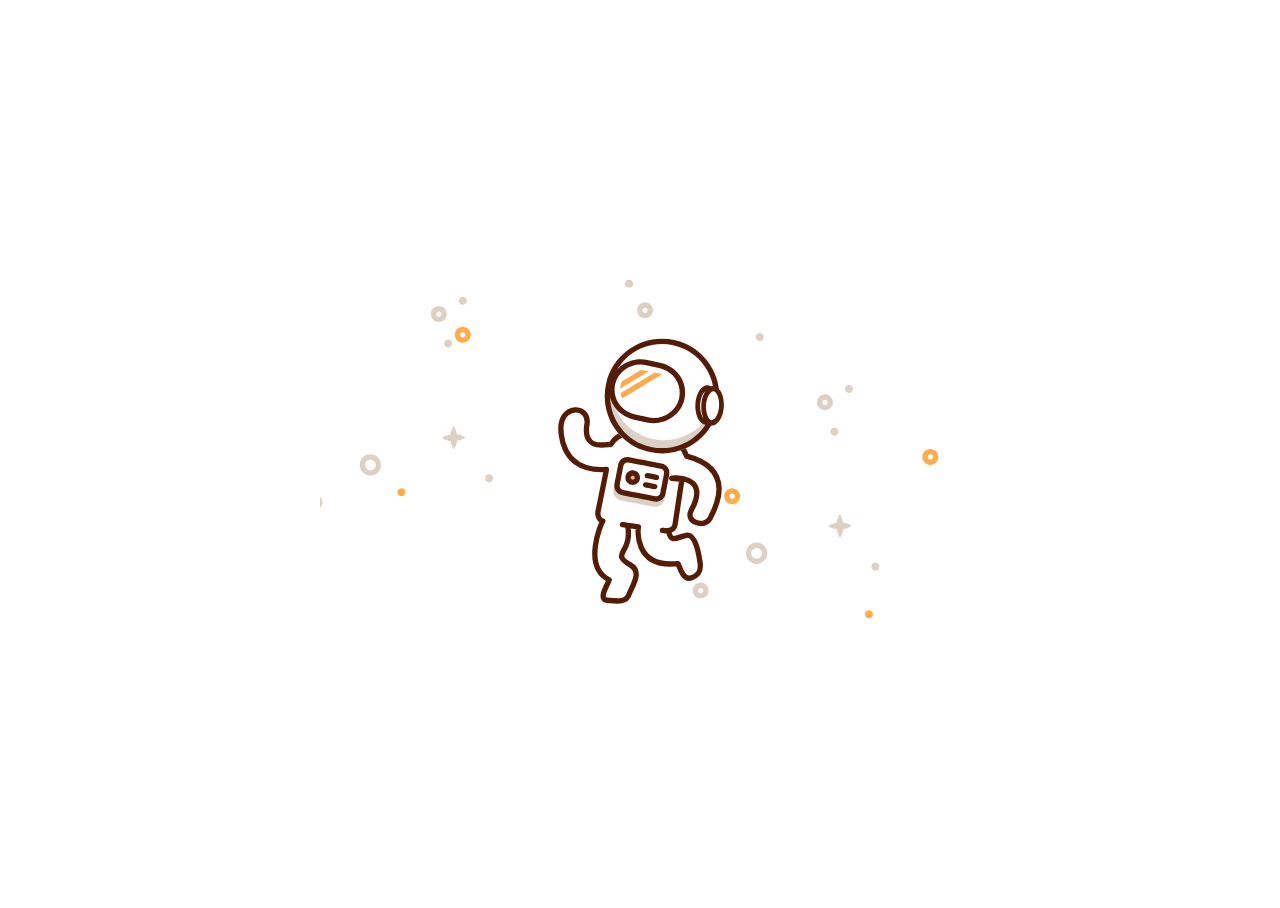
<file: 404astronaut/index.html>
<!doctype html>
<html>
<head>
<meta charset="utf-8">
<title>太空人_404_聚萌博客www.qq5b.cn</title>

<style>
html {
  margin: 0;
  padding: 0;
  background-color: white;
}

body,
html {
  width: 100%;
  height: 100%;
  overflow: hidden;
}

#svgContainer {
  width: 640px;
  height: 512px;
  background-color: white;
  position: absolute;
  top: 0;
  left: 0;
  right: 0;
  bottom: 0;
  margin: auto;
}
</style>

</head>
<body>

<script type="text/javascript" src="js/bodymovin.js"></script>
<script type="text/javascript" src="js/data.js"></script>

<div id="svgContainer"></div>

<script type="text/javascript">
var svgContainer = document.getElementById('svgContainer');
var animItem = bodymovin.loadAnimation({
  wrapper: svgContainer,
  animType: 'svg',
  loop: true,
  animationData: JSON.parse(animationData)
});
</script>

</body>
</html>
</file>
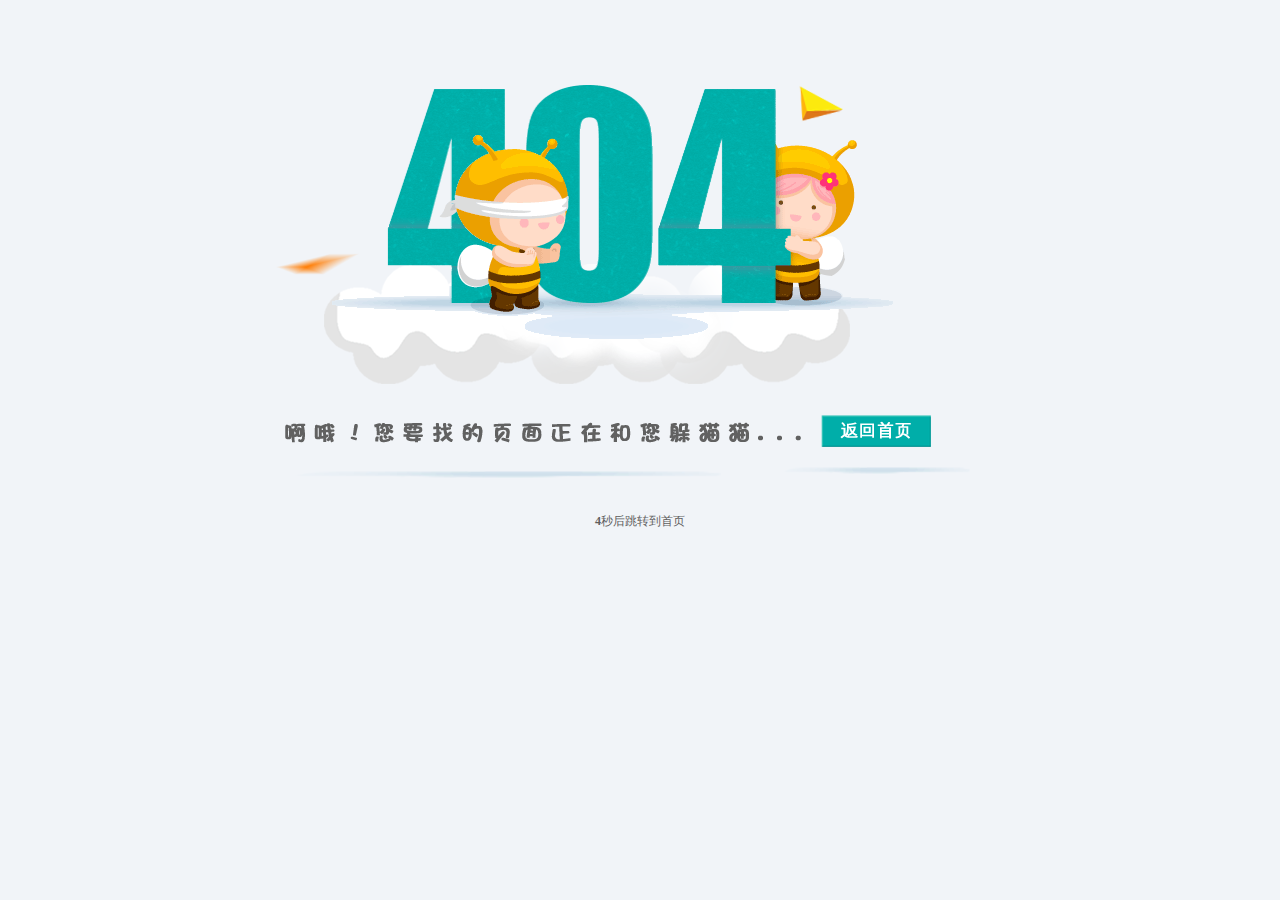
<file: 404CartoonAuto/index.html>
<!DOCTYPE html>
<html>
<head>
<meta charset="utf-8">
<title>404错误-聚萌博客</title>
<link href="css/404.css" rel="stylesheet" type="text/css">
</head>
<body style="background-color:#f1f4f8;">
<div class="st"><img src="images/404_03.png"></div> 
<div class="fh"><a href="https://www.qq5b.cn/"><img src="images/404_06.png"></a></div>
<div class="fh"><b id="num">5</b>秒后跳转到首页</div>
<!--脚本开始--> 
<script> 
function countDown(secs){ 
	if(--secs>0) {
		document.getElementById("num").innerText=secs;
		setTimeout(function(){countDown(secs)},1000);  
	}
	else{
		window.location.href='http://www.qq5b.cn/';
	} 
}
countDown(5); 
</script> 
<!--脚本结束--> 
</body>
</html>
</file>
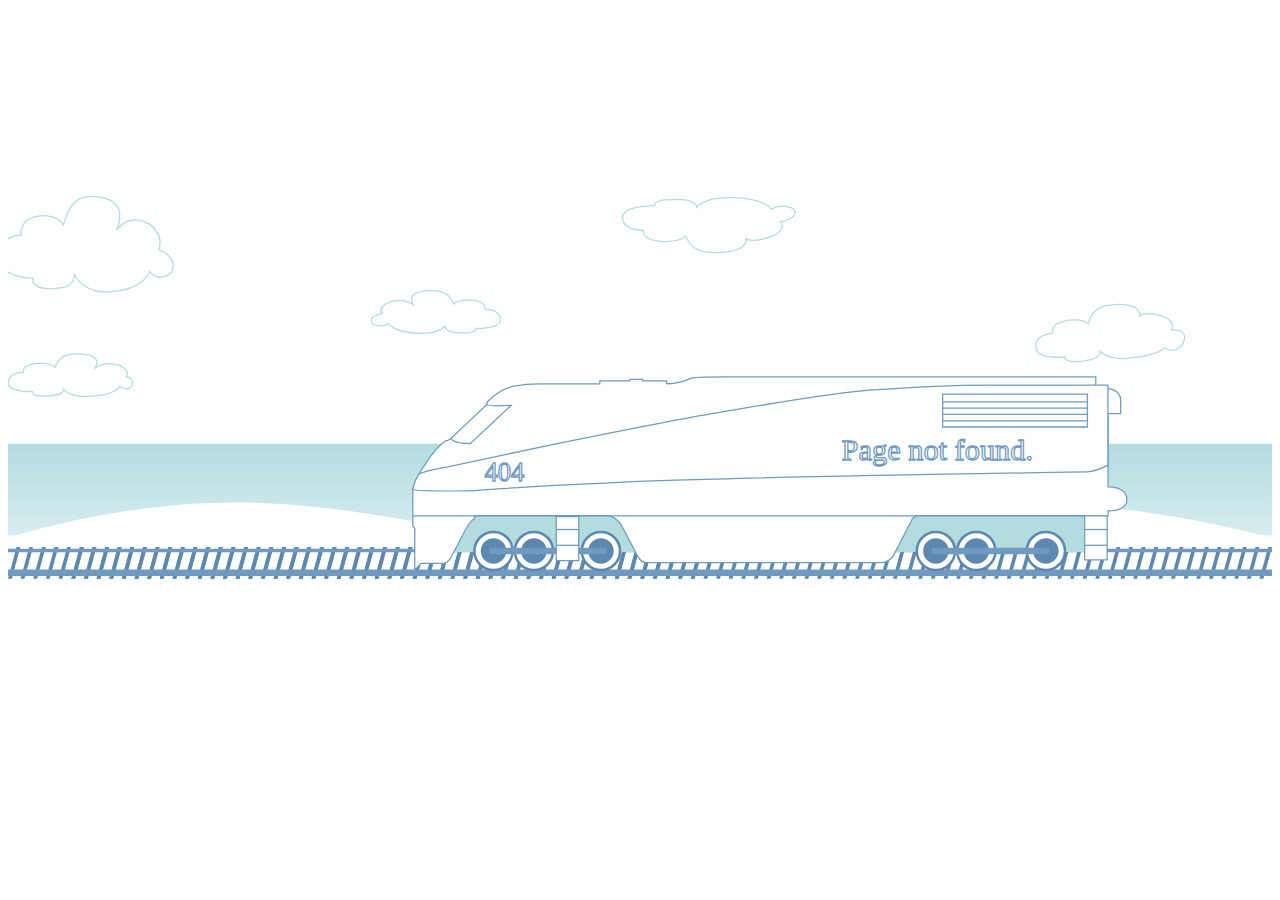
<file: 404DynamicTrain/index.html>
<!DOCTYPE html>
<html lang="en" >
<head>
  <meta charset="UTF-8">
<title>该页面不存在-www.vfaner.com</title>
<link rel="shortcut icon" href="favicon.ico">
  <link rel="stylesheet" href="./style.css">

</head>
<body>
<!-- partial:index.partial.html -->
<div class="main">
  <div>
    <svg xmlns="http://www.w3.org/2000/svg" viewBox="0 0 1000 355">
  <g id="ocean">
    <path id="sky" class="st0" d="M0 0h1000v203.1H0z"/>
    <linearGradient id="water_1_" gradientUnits="userSpaceOnUse" x1="500" y1="354" x2="500" y2="200.667">
      <stop offset="0" stop-color="#fff"/>
      <stop offset="1" stop-color="#b3dcdf"/>
    </linearGradient>
    <path id="water" fill="url(#water_1_)" d="M0 200.7h1000V354H0z"/>
    <path id="land" class="st0" d="M0 273.4h1000V354H0z"/>
    <g id="bumps">
      <path class="st0" d="M0 275.2s83.8-28 180-28 197 28 197 28H0z"/>
    <path class="st0" d="M377 275.2s54.7-28 117.5-28 128.6 28 128.6 28H377z"/>
    <path class="st0" d="M623.2 275.2s83.7-28 179.9-28 196.9 28 196.9 28H623.2z"/>
      <path class="st0" d="M-998 275.2s83.8-28 180-28 197 28 197 28h-377z"/>
      <path class="st0" d="M-621 275.2s54.7-28 117.5-28 128.6 28 128.6 28H-621z"/>
      <path class="st0" d="M-374.8 275.2s83.7-28 179.9-28S2 275.2 2 275.2h-376.8z"/>
    </g>
  </g>
  <g id="tracks">
    <path class="st2" d="M9.8 282.4h-3L0 307.6h3z"/>
    <path class="st2" d="M19.8 282.4h-3L10 307.6h3z"/>
    <path class="st2" d="M29.8 282.4h-3L20 307.6h3z"/>
    <path class="st2" d="M39.8 282.4h-3L30 307.6h3z"/>
    <path class="st2" d="M49.8 282.4h-3L40 307.6h3z"/>
    <path class="st2" d="M59.8 282.4h-3L50 307.6h3z"/>
    <path class="st2" d="M69.8 282.4h-3L60 307.6h3z"/>
    <path class="st2" d="M79.8 282.4h-3L70 307.6h3z"/>
    <path class="st2" d="M89.8 282.4h-3L80 307.6h3z"/>
    <path class="st2" d="M99.8 282.4h-3L90 307.6h3z"/>
    <path class="st2" d="M109.8 282.4h-3l-6.8 25.2h3z"/>
    <path class="st2" d="M119.8 282.4h-3l-6.8 25.2h3z"/>
    <path class="st2" d="M129.8 282.4h-3l-6.8 25.2h3z"/>
    <path class="st2" d="M139.8 282.4h-3l-6.8 25.2h3z"/>
    <path class="st2" d="M149.8 282.4h-3l-6.8 25.2h3z"/>
    <path class="st2" d="M159.8 282.4h-3l-6.8 25.2h3z"/>
    <path class="st2" d="M169.8 282.4h-3l-6.8 25.2h3z"/>
    <path class="st2" d="M179.8 282.4h-3l-6.8 25.2h3z"/>
    <path class="st2" d="M189.8 282.4h-3l-6.8 25.2h3z"/>
    <path class="st2" d="M199.8 282.4h-3l-6.8 25.2h3z"/>
    <path class="st2" d="M209.8 282.4h-3l-6.8 25.2h3z"/>
    <path class="st2" d="M219.8 282.4h-3l-6.8 25.2h3z"/>
    <path class="st2" d="M229.8 282.4h-3l-6.8 25.2h3z"/>
    <path class="st2" d="M239.8 282.4h-3l-6.8 25.2h3z"/>
    <path class="st2" d="M249.8 282.4h-3l-6.8 25.2h3z"/>
    <path class="st2" d="M259.8 282.4h-3l-6.8 25.2h3z"/>
    <path class="st2" d="M269.8 282.4h-3l-6.8 25.2h3z"/>
    <path class="st2" d="M279.8 282.4h-3l-6.8 25.2h3z"/>
    <path class="st2" d="M289.8 282.4h-3l-6.8 25.2h3z"/>
    <path class="st2" d="M299.8 282.4h-3l-6.8 25.2h3z"/>
    <path class="st2" d="M309.8 282.4h-3l-6.8 25.2h3z"/>
    <path class="st2" d="M319.8 282.4h-3l-6.8 25.2h3z"/>
    <path class="st2" d="M329.8 282.4h-3l-6.8 25.2h3z"/>
    <path class="st2" d="M339.8 282.4h-3l-6.8 25.2h3z"/>
    <path class="st2" d="M349.8 282.4h-3l-6.8 25.2h3z"/>
    <path class="st2" d="M359.8 282.4h-3l-6.8 25.2h3z"/>
    <path class="st2" d="M369.8 282.4h-3l-6.8 25.2h3z"/>
    <path class="st2" d="M379.8 282.4h-3l-6.8 25.2h3z"/>
    <path class="st2" d="M389.8 282.4h-3l-6.8 25.2h3z"/>
    <path class="st2" d="M399.8 282.4h-3l-6.8 25.2h3z"/>
    <path class="st2" d="M409.8 282.4h-3l-6.8 25.2h3z"/>
    <path class="st2" d="M419.8 282.4h-3l-6.8 25.2h3z"/>
    <path class="st2" d="M429.8 282.4h-3l-6.8 25.2h3z"/>
    <path class="st2" d="M439.8 282.4h-3l-6.8 25.2h3z"/>
    <path class="st2" d="M449.8 282.4h-3l-6.8 25.2h3z"/>
    <path class="st2" d="M459.8 282.4h-3l-6.8 25.2h3z"/>
    <path class="st2" d="M469.8 282.4h-3l-6.8 25.2h3z"/>
    <path class="st2" d="M479.8 282.4h-3l-6.8 25.2h3z"/>
    <path class="st2" d="M489.8 282.4h-3l-6.8 25.2h3z"/>
    <path class="st2" d="M499.8 282.4h-3l-6.8 25.2h3z"/>
    <path class="st2" d="M1000 282.4h-3l-6.8 25.2h3z"/>
    <path class="st2" d="M990 282.4h-3l-6.8 25.2h3z"/>
    <path class="st2" d="M980 282.4h-3l-6.8 25.2h3z"/>
    <path class="st2" d="M970 282.4h-3l-6.8 25.2h3z"/>
    <path class="st2" d="M960 282.4h-3l-6.8 25.2h3z"/>
    <path class="st2" d="M950 282.4h-3l-6.8 25.2h3z"/>
    <path class="st2" d="M940 282.4h-3l-6.8 25.2h3z"/>
    <path class="st2" d="M930 282.4h-3l-6.8 25.2h3z"/>
    <path class="st2" d="M920 282.4h-3l-6.8 25.2h3z"/>
    <path class="st2" d="M910 282.4h-3l-6.8 25.2h3z"/>
    <path class="st2" d="M900 282.4h-3l-6.8 25.2h3z"/>
    <path class="st2" d="M890 282.4h-3l-6.8 25.2h3z"/>
    <path class="st2" d="M880 282.4h-3l-6.8 25.2h3z"/>
    <path class="st2" d="M870 282.4h-3l-6.8 25.2h3z"/>
    <path class="st2" d="M860 282.4h-3l-6.8 25.2h3z"/>
    <path class="st2" d="M850 282.4h-3l-6.8 25.2h3z"/>
    <path class="st2" d="M840 282.4h-3l-6.8 25.2h3z"/>
    <path class="st2" d="M830 282.4h-3l-6.8 25.2h3z"/>
    <path class="st2" d="M820 282.4h-3l-6.8 25.2h3z"/>
    <path class="st2" d="M810 282.4h-3l-6.8 25.2h3z"/>
    <path class="st2" d="M800 282.4h-3l-6.8 25.2h3z"/>
    <path class="st2" d="M790 282.4h-3l-6.8 25.2h3z"/>
    <path class="st2" d="M780 282.4h-3l-6.8 25.2h3z"/>
    <path class="st2" d="M770 282.4h-3l-6.8 25.2h3z"/>
    <path class="st2" d="M760 282.4h-3l-6.8 25.2h3z"/>
    <path class="st2" d="M750 282.4h-3l-6.8 25.2h3z"/>
    <path class="st2" d="M740 282.4h-3l-6.8 25.2h3z"/>
    <path class="st2" d="M730 282.4h-3l-6.8 25.2h3z"/>
    <path class="st2" d="M720 282.4h-3l-6.8 25.2h3z"/>
    <path class="st2" d="M710 282.4h-3l-6.8 25.2h3z"/>
    <path class="st2" d="M700 282.4h-3l-6.8 25.2h3z"/>
    <path class="st2" d="M690 282.4h-3l-6.8 25.2h3z"/>
    <path class="st2" d="M680 282.4h-3l-6.8 25.2h3z"/>
    <path class="st2" d="M670 282.4h-3l-6.8 25.2h3z"/>
    <path class="st2" d="M660 282.4h-3l-6.8 25.2h3z"/>
    <path class="st2" d="M650 282.4h-3l-6.8 25.2h3z"/>
    <path class="st2" d="M640 282.4h-3l-6.8 25.2h3z"/>
    <path class="st2" d="M630 282.4h-3l-6.8 25.2h3z"/>
    <path class="st2" d="M620 282.4h-3l-6.8 25.2h3z"/>
    <path class="st2" d="M610 282.4h-3l-6.8 25.2h3z"/>
    <path class="st2" d="M600 282.4h-3l-6.8 25.2h3z"/>
    <path class="st2" d="M590 282.4h-3l-6.8 25.2h3z"/>
    <path class="st2" d="M580 282.4h-3l-6.8 25.2h3z"/>
    <path class="st2" d="M570 282.4h-3l-6.8 25.2h3z"/>
    <path class="st2" d="M560 282.4h-3l-6.8 25.2h3z"/>
    <g>
      <path class="st2" d="M-490.2 282.4h-3l-6.8 25.2h3z"/>
      <path class="st2" d="M-480.2 282.4h-3l-6.8 25.2h3z"/>
      <path class="st2" d="M-470.2 282.4h-3l-6.8 25.2h3z"/>
      <path class="st2" d="M-460.2 282.4h-3l-6.8 25.2h3z"/>
      <path class="st2" d="M-450.2 282.4h-3l-6.8 25.2h3z"/>
      <path class="st2" d="M-440.2 282.4h-3l-6.8 25.2h3z"/>
      <path class="st2" d="M-430.2 282.4h-3l-6.8 25.2h3z"/>
      <path class="st2" d="M-420.2 282.4h-3l-6.8 25.2h3z"/>
      <path class="st2" d="M-410.2 282.4h-3l-6.8 25.2h3z"/>
      <path class="st2" d="M-400.2 282.4h-3l-6.8 25.2h3z"/>
      <path class="st2" d="M-390.2 282.4h-3l-6.8 25.2h3z"/>
      <path class="st2" d="M-380.2 282.4h-3l-6.8 25.2h3z"/>
      <path class="st2" d="M-370.2 282.4h-3l-6.8 25.2h3z"/>
      <path class="st2" d="M-360.2 282.4h-3l-6.8 25.2h3z"/>
      <path class="st2" d="M-350.2 282.4h-3l-6.8 25.2h3z"/>
      <path class="st2" d="M-340.2 282.4h-3l-6.8 25.2h3z"/>
      <path class="st2" d="M-330.2 282.4h-3l-6.8 25.2h3z"/>
      <path class="st2" d="M-320.2 282.4h-3l-6.8 25.2h3z"/>
      <path class="st2" d="M-310.2 282.4h-3l-6.8 25.2h3z"/>
      <path class="st2" d="M-300.2 282.4h-3l-6.8 25.2h3z"/>
      <path class="st2" d="M-290.2 282.4h-3l-6.8 25.2h3z"/>
      <path class="st2" d="M-280.2 282.4h-3l-6.8 25.2h3z"/>
      <path class="st2" d="M-270.2 282.4h-3l-6.8 25.2h3z"/>
      <path class="st2" d="M-260.2 282.4h-3l-6.8 25.2h3z"/>
      <path class="st2" d="M-250.2 282.4h-3l-6.8 25.2h3z"/>
      <path class="st2" d="M-240.2 282.4h-3l-6.8 25.2h3z"/>
      <path class="st2" d="M-230.2 282.4h-3l-6.8 25.2h3z"/>
      <path class="st2" d="M-220.2 282.4h-3l-6.8 25.2h3z"/>
      <path class="st2" d="M-210.2 282.4h-3l-6.8 25.2h3z"/>
      <path class="st2" d="M-200.2 282.4h-3l-6.8 25.2h3z"/>
      <path class="st2" d="M-190.2 282.4h-3l-6.8 25.2h3z"/>
      <path class="st2" d="M-180.2 282.4h-3l-6.8 25.2h3z"/>
      <path class="st2" d="M-170.2 282.4h-3l-6.8 25.2h3z"/>
      <path class="st2" d="M-160.2 282.4h-3l-6.8 25.2h3z"/>
      <path class="st2" d="M-150.2 282.4h-3l-6.8 25.2h3z"/>
      <path class="st2" d="M-140.2 282.4h-3l-6.8 25.2h3z"/>
      <path class="st2" d="M-130.2 282.4h-3l-6.8 25.2h3z"/>
      <path class="st2" d="M-120.2 282.4h-3l-6.8 25.2h3z"/>
      <path class="st2" d="M-110.2 282.4h-3l-6.8 25.2h3z"/>
      <path class="st2" d="M-100.2 282.4h-3l-6.8 25.2h3z"/>
      <path class="st2" d="M-90.2 282.4h-3l-6.8 25.2h3z"/>
      <path class="st2" d="M-80.2 282.4h-3l-6.8 25.2h3z"/>
      <path class="st2" d="M-70.2 282.4h-3l-6.8 25.2h3z"/>
      <path class="st2" d="M-60.2 282.4h-3l-6.8 25.2h3z"/>
      <path class="st2" d="M-50.2 282.4h-3l-6.8 25.2h3z"/>
      <path class="st2" d="M-40.2 282.4h-3l-6.8 25.2h3z"/>
      <path class="st2" d="M-30.2 282.4h-3l-6.8 25.2h3z"/>
      <path class="st2" d="M-20.2 282.4h-3l-6.8 25.2h3z"/>
      <path class="st2" d="M-10.2 282.4h-3l-6.8 25.2h3z"/>
      <path class="st2" d="M-.2 282.4h-3l-6.8 25.2h3z"/>
      <path class="st2" d="M500 282.4h-3l-6.8 25.2h3z"/>
      <path class="st2" d="M490 282.4h-3l-6.8 25.2h3z"/>
      <path class="st2" d="M480 282.4h-3l-6.8 25.2h3z"/>
      <path class="st2" d="M470 282.4h-3l-6.8 25.2h3z"/>
      <path class="st2" d="M460 282.4h-3l-6.8 25.2h3z"/>
      <path class="st2" d="M450 282.4h-3l-6.8 25.2h3z"/>
      <path class="st2" d="M440 282.4h-3l-6.8 25.2h3z"/>
      <path class="st2" d="M430 282.4h-3l-6.8 25.2h3z"/>
      <path class="st2" d="M420 282.4h-3l-6.8 25.2h3z"/>
      <path class="st2" d="M410 282.4h-3l-6.8 25.2h3z"/>
      <path class="st2" d="M400 282.4h-3l-6.8 25.2h3z"/>
      <path class="st2" d="M390 282.4h-3l-6.8 25.2h3z"/>
      <path class="st2" d="M380 282.4h-3l-6.8 25.2h3z"/>
      <path class="st2" d="M370 282.4h-3l-6.8 25.2h3z"/>
      <path class="st2" d="M360 282.4h-3l-6.8 25.2h3z"/>
      <path class="st2" d="M350 282.4h-3l-6.8 25.2h3z"/>
      <path class="st2" d="M340 282.4h-3l-6.8 25.2h3z"/>
      <path class="st2" d="M330 282.4h-3l-6.8 25.2h3z"/>
      <path class="st2" d="M320 282.4h-3l-6.8 25.2h3z"/>
      <path class="st2" d="M310 282.4h-3l-6.8 25.2h3z"/>
      <path class="st2" d="M300 282.4h-3l-6.8 25.2h3z"/>
      <path class="st2" d="M290 282.4h-3l-6.8 25.2h3z"/>
      <path class="st2" d="M280 282.4h-3l-6.8 25.2h3z"/>
      <path class="st2" d="M270 282.4h-3l-6.8 25.2h3z"/>
      <path class="st2" d="M260 282.4h-3l-6.8 25.2h3z"/>
      <path class="st2" d="M250 282.4h-3l-6.8 25.2h3z"/>
      <path class="st2" d="M240 282.4h-3l-6.8 25.2h3z"/>
      <path class="st2" d="M230 282.4h-3l-6.8 25.2h3z"/>
      <path class="st2" d="M220 282.4h-3l-6.8 25.2h3z"/>
      <path class="st2" d="M210 282.4h-3l-6.8 25.2h3z"/>
      <path class="st2" d="M200 282.4h-3l-6.8 25.2h3z"/>
      <path class="st2" d="M190 282.4h-3l-6.8 25.2h3z"/>
      <path class="st2" d="M180 282.4h-3l-6.8 25.2h3z"/>
      <path class="st2" d="M170 282.4h-3l-6.8 25.2h3z"/>
      <path class="st2" d="M160 282.4h-3l-6.8 25.2h3z"/>
      <path class="st2" d="M150 282.4h-3l-6.8 25.2h3z"/>
      <path class="st2" d="M140 282.4h-3l-6.8 25.2h3z"/>
      <path class="st2" d="M130 282.4h-3l-6.8 25.2h3z"/>
      <path class="st2" d="M120 282.4h-3l-6.8 25.2h3z"/>
      <path class="st2" d="M110 282.4h-3l-6.8 25.2h3z"/>
      <path class="st2" d="M100 282.4h-3l-6.8 25.2h3z"/>
      <path class="st2" d="M90 282.4h-3l-6.8 25.2h3z"/>
      <path class="st2" d="M80 282.4h-3l-6.8 25.2h3z"/>
      <path class="st2" d="M70 282.4h-3l-6.8 25.2h3z"/>
      <path class="st2" d="M60 282.4h-3l-6.8 25.2h3z"/>
    </g>
    <path class="st2" d="M550 282.4h-3l-6.8 25.2h3z"/>
    <path class="st2" d="M540 282.4h-3l-6.8 25.2h3z"/>
    <path class="st2" d="M530 282.4h-3l-6.8 25.2h3z"/>
    <path class="st2" d="M520 282.4h-3l-6.8 25.2h3z"/>
    <path class="st2" d="M510 282.4h-3l-6.8 25.2h3z"/>
    <path class="st2" d="M550 282.4h-3l-6.8 25.2h3z"/>
    <path class="st2" d="M540 282.4h-3l-6.8 25.2h3z"/>
    <path class="st2" d="M530 282.4h-3l-6.8 25.2h3z"/>
    <path class="st2" d="M520 282.4h-3l-6.8 25.2h3z"/>
    <path class="st2" d="M510 282.4h-3l-6.8 25.2h3z"/>
    <path class="st3" d="M-499.5 300.2H1000v5.1H-499.5z"/>
    <path class="st3" d="M-499.5 283.8H1000v2.8H-499.5z"/>
  </g>
  <g id="cloudsAll">
    <path id="cloud1" class="st4" d="M19.5 69.7s-21.3.5-25-12.2c0 0-4.3-21.3 16-21.8 0 0-2.1-12.2 12.2-14.9 0 0 15-3.2 21.3 6.9 0 0 3.6-20.7 17.8-22.3 0 0 24-3 26.6 13.1 0 0 .1 9.5-2.8 13.5 0 0 9.5-15 26.5-4.8 0 0 12.1 7.9 7 20.2 0 0 16 4.8 10.1 18.1 0 0-10.2 8.5-17.1-1.1 0 0-5.5 16-32.5 16 0 0-19.1 2.1-27-13.3 0 0 .5 10.1-13.3 10.6-.1 0-20.3 3.2-19.8-8z"/>
    <path id="cloud3" class="st4" d="M836 132s-18.3 2.1-22.2-4.9c0 0-4.9-11.8 12.5-13.8 0 0-2.5-6.8 9.7-9.6 0 0 12.7-3.1 18.7 2.1 0 0 2-12.2 14-14.3 0 0 16.6-3.3 23.7 2.1 0 0 4.8 3.9 2.4 6.5 0 0 3.1-4.8 18.4-.4 0 0 10.9 3.5 7.2 11 0 0 13.8-1.5 9.7 9.5 0 0-4.1 10.8-15.5 4.8 0 0-3.1 5.6-26.4 7.9 0 0-16.3 2.8-24-5.3 0 0 1 5.7-10.8 7.2-.1.1-17.2 3.6-17.4-2.8z"/>
    <path id="cloud2" class="st4" d="M19.3 159.5s-15.9.6-18.8-5.1c0 0-3.4-9.5 11.7-10.1 0 0-1.7-5.5 9-6.9 0 0 11.2-1.7 16 2.8 0 0 2.5-9.4 13.1-10.3 0 0 17.9-1.8 20 5.4 0 0 .2 4.3-2 6.1 0 0 6.9-6.9 19.8-2.6 0 0 9.1 3.4 5.5 9 0 0 6.5 0 4.5 6.7 0 0-2.6 5.6-9.6 1 0 0-4 7.3-24.2 7.7 0 0-14.2 1.3-20.4-5.5 0 0 .5 4.5-9.8 5 0 .1-15 1.8-14.8-3.2z"/>
    <path id="cloud4" class="st4" d="M370.3 109.5s15.9.6 18.8-5.1c0 0 3.4-9.5-11.7-10.1 0 0 1.7-5.5-9-6.9 0 0-11.2-1.7-16 2.8 0 0-2.5-9.4-13.1-10.3 0 0-17.9-1.8-20 5.4 0 0-.2 4.3 2 6.1 0 0-6.9-6.9-19.8-2.6 0 0-9.1 3.4-5.5 9 0 0-12 1.9-7.7 8 0 0 7.5 4 12.8-.2 0 0 4 7.3 24.2 7.7 0 0 14.2 1.3 20.4-5.5 0 0-.5 4.5 9.8 5 0 0 15.1 1.7 14.8-3.3z"/>
    <path id="cloud5" class="st4" d="M511.7 12.4s-21.3-.3-25 7c0 0-4.3 12.2 16 12.5 0 0-2.1 7 12.2 8.6 0 0 15 1.8 21.3-4 0 0 3.6 11.9 17.8 12.8 0 0 19.5 1.6 27-4.4 0 0 5-4.4 2.1-6.7 0 0 4.1 4.4 21.2-1.5 0 0 12.1-4.6 7-11.6 0 0 16-2.8 10.1-10.4 0 0-10.2-4.9-17.1.6 0 0-5.5-9.2-32.5-9.2 0 0-19.1-1.2-27 7.6 0 0 .5-5.8-13.3-6.1-.1.2-20.3-1.6-19.8 4.8z"/>
  </g>
  <g id="train">
    <path fill="#b3dcdf" d="M344.5 248.5h507.2v37.8H344.5z"/>
    <g id="wheels">
      <circle class="st6" cx="384.1" cy="285.6" r="15.1"/>
      <path class="st2" d="M384.1 295.7c-5.6 0-10.1-4.5-10.1-10.1s4.5-10.1 10.1-10.1 10.1 4.5 10.1 10.1c0 5.5-4.6 10.1-10.1 10.1z"/>
      <circle class="st6" cx="416.1" cy="285.6" r="15.1"/>
      <path class="st2" d="M416.1 295.7c-5.6 0-10.1-4.5-10.1-10.1s4.5-10.1 10.1-10.1 10.1 4.5 10.1 10.1c0 5.5-4.6 10.1-10.1 10.1z"/>
      <circle class="st6" cx="469.1" cy="285.6" r="15.1"/>
      <path class="st2" d="M469.1 295.7c-5.6 0-10.1-4.5-10.1-10.1s4.5-10.1 10.1-10.1 10.1 4.5 10.1 10.1c0 5.5-4.6 10.1-10.1 10.1z"/>
      <circle class="st6" cx="734.1" cy="285.6" r="15.1"/>
      <path class="st2" d="M734.1 295.7c-5.6 0-10.1-4.5-10.1-10.1s4.5-10.1 10.1-10.1 10.1 4.5 10.1 10.1c0 5.5-4.6 10.1-10.1 10.1z"/>
      <circle class="st6" cx="766.1" cy="285.6" r="15.1"/>
      <path class="st2" d="M766.1 295.7c-5.6 0-10.1-4.5-10.1-10.1s4.5-10.1 10.1-10.1 10.1 4.5 10.1 10.1c0 5.5-4.6 10.1-10.1 10.1z"/>
      <circle class="st6" cx="821.1" cy="285.6" r="15.1"/>
      <path class="st2" d="M821.1 295.7c-5.6 0-10.1-4.5-10.1-10.1s4.5-10.1 10.1-10.1 10.1 4.5 10.1 10.1c0 5.5-4.6 10.1-10.1 10.1z"/>
    </g>
    <path id="bracefront" class="st7" d="M383.2 285.6h88.1"/>
    <path id="braceback" class="st7" d="M733.2 285.6h88.1"/>
    <g id="car-layers">
      <path id="car" class="st8" d="M321.8 300.7v-32.4s1.2.7-1.5-2.4v-29.1s3.1-11.6 10.7-21.1c0 0 7.6-12 15.5-17.5h1.3s10.2-4.9 30.9-28h.6s-.9-1.4 0-2.7c0 0 10.1-10.5 21-12.3 0 0 9.4-1.8 20.2-1.8h47.7V151H492v-1.1h10.1v1.1h19v2.2s8.2.9 19.2-4.2c0 0 1.4-1.1 28.8-1.1h291.5v6.8h7.5v2.2s12.2-.6 12.2 9.8V177l-10-.1v57.9s14.9-.5 14.9 10.2c0 0 1 9-14.9 8.9v3.8H719.5s-2.4.1-4.3 3l-15 29s-2.9 5.1-10.8 5.1H504.3s-2.9.1-6.1-5l-13.1-25s-4.5-7.1-11.8-7.1H369v2.4s-3.2 1.3-7.1 8.7L351.4 289s-2.9 6.3-6.9 6.4h-17.8l-4.9 5.3z"/>
      <path id="streamline-outine" class="st8" d="M320.3 236.6s1.4-6.8 4.4-11.3c0 0 .1-2.3 23.2-6.3l78-16.6s103.3-21.1 134.9-26.1c0 0 93.3-16 120.5-17.9 0 0 57.6-4.3 100-4.1h88.9v63.4s-10.3 5.4-17.1 5.3c0 0-305.6 4.9-366.3 8.1 0 0-100.3 4.8-119.1 6.8 0-.1-46.6 1.2-47.4-1.3z"/>
      <g id="window-grate">
        <path class="st9" d="M739.5 182.6H854"/>
        <path class="st9" d="M739.5 177.6H854"/>
        <path class="st9" d="M739.5 172.6H854"/>
        <path class="st9" d="M739.5 167.6H854"/>
        <path class="st9" d="M739.5 161.4H854v26.1H739.5z"/>
      </g>
      <path class="st9" d="M320.3 257.8h549.9"/>
      <g id="Text">
        <text transform="translate(377.037 230.025)" class="st8 st10" font-size="21">
          404
        </text>
        <text transform="translate(659.5 213.994)" class="st8 st10" font-size="24.025">
        Page not found.
        </text>
      </g>
      <g id="ladders">
        <g id="ladder-f">
          <path id="front-ladder" class="st8" d="M433.8 258.4h17.8v34.8h-17.8z"/>
          <path id="fb-rung" class="st9" d="M433.8 281.1h17.7"/>
          <path id="ft-rung" class="st9" d="M433.8 268.6h17.7"/>
        </g>
        <g id="ladder-b">
          <path id="ladder-back" class="st8" d="M851.8 257.8h17.8v34.8h-17.8z"/>
          <path id="bt-rung" class="st9" d="M851.8 268.6h17.7"/>
          <path id="bb-rung" class="st9" d="M851.8 281.1h17.7"/>
        </g>
      </g>
      <path id="window-front" class="st8" d="M350.5 196.4s-.4 3.9 15.2 4.3l32.3-30.3s-18.2 1.1-19-.8l-28.5 26.8z"/>
    </g>
  </g>
</svg>
  </div>
</div>
<!-- partial -->
  
</body>
</html>
</file>
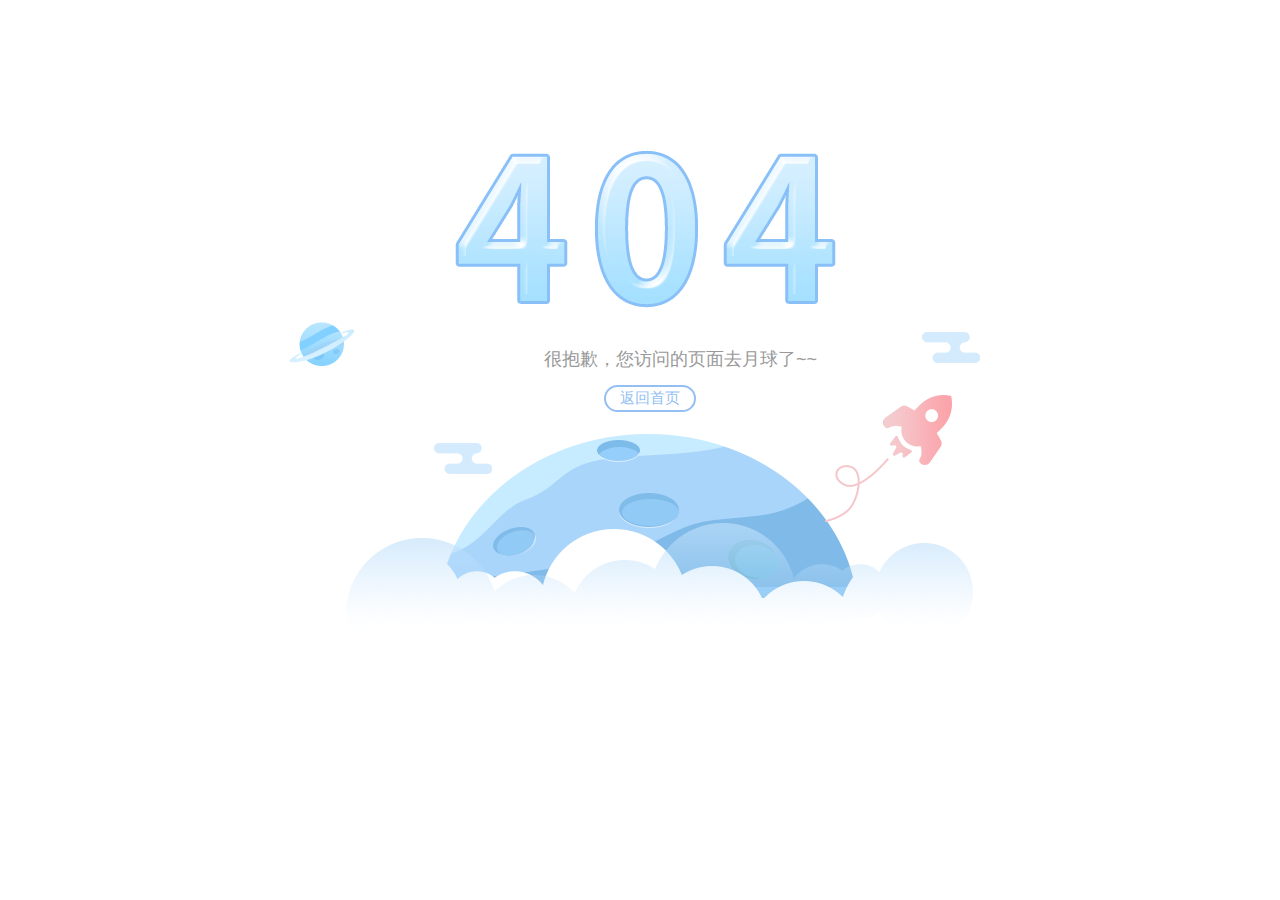
<file: 404FreshMoon/index.html>
<!DOCTYPE html>
<html>

<head>
    <meta charset="utf-8">
   <title>该页面不存在-聚萌博客www.qq5b.cn</title>
<link rel="shortcut icon" href="favicon.ico">
        <link rel="stylesheet" type="text/css" href="css/bootstrap.min.css"/>
        <link rel="stylesheet" type="text/css" href="css/all.css"/>
    <script src="js/_lib.js" type="text/javascript" charset="utf-8"></script>
    
    </head>


<body>
  
    <style>
        .notfind_wrapper{position: relative;}
        .notfind{ margin: 150px auto 0 auto; display: block;}
        .notfind_wrapper span{
            position: absolute;
            top: 36%;
            left: 42%;
            color: #999999;
            font-size: 18px;
        }
        .notfind_wrapper a{
            position: absolute;
            position: absolute;
            top: 43%;
            left: 47%;
            border: 2px solid #94BFF3;
            color: #94BFF3;
            border-radius: 15px;
            padding: 2px 14px;
            font-size: 15px;
        }
    </style>

    <div id="pb_position"></div>
    <div class="container">
        <div class="notfind_wrapper">
            <img class="notfind" src="picture/404.png" alt="">
            <span class="">很抱歉，您访问的页面去月球了~~</span>
            <a href="https://www.qq5b.cn">返回首页</a>
        </div>
    </div>
</file>
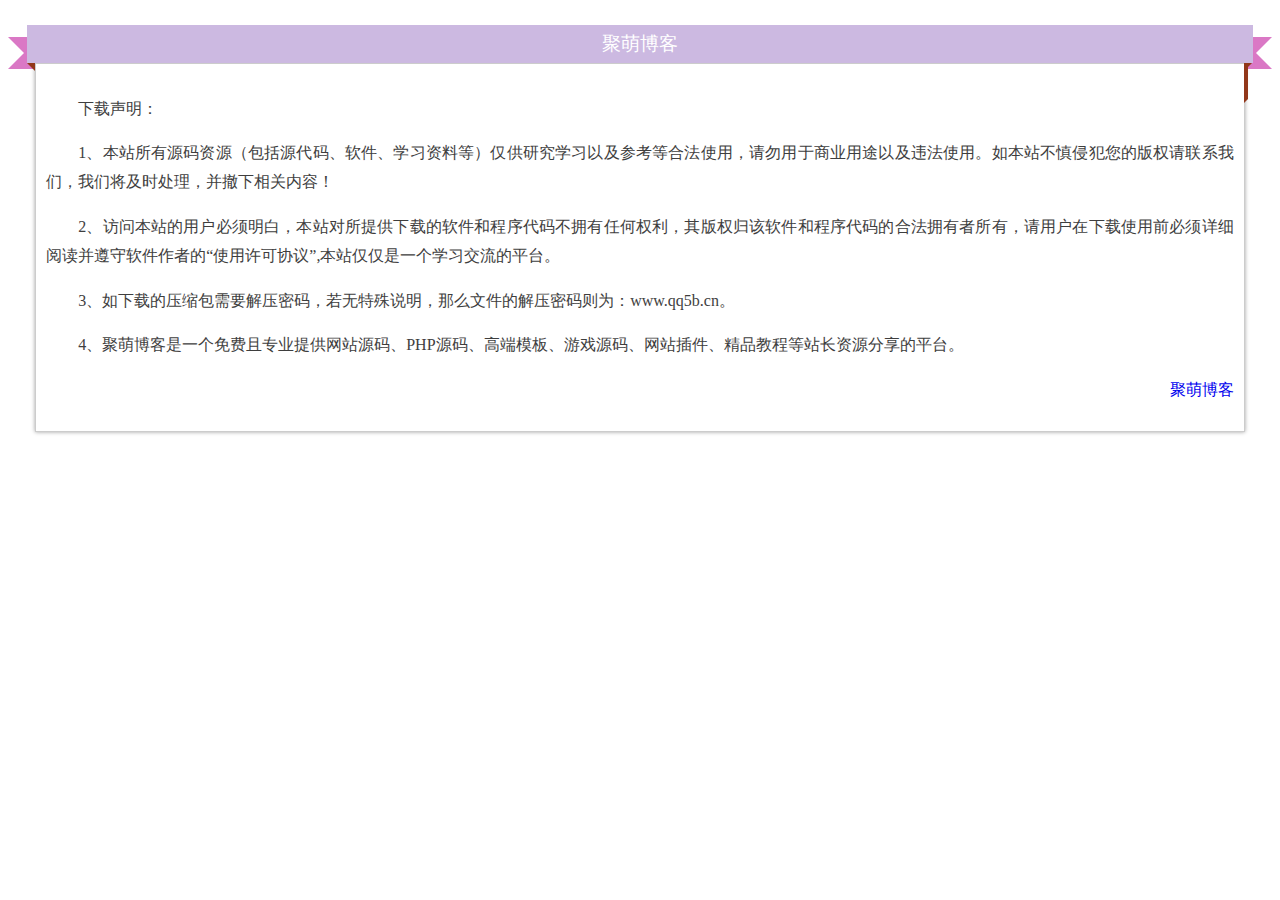
<file: 404_Totoro/readme.html>
<!DOCTYPE html>
<html>

	<head>
		<meta http-equiv="Content-Type" content="text/html; charset=UTF-8">
		<meta http-equiv="refresh" content="10;url=https://www.baidu.com/s?ie=utf-8&f=8&rsv_bp=1&tn=87048150_dg&wd=%E8%81%9A%E8%90%8C%E5%8D%9A%E5%AE%A2&oq=%25E5%2588%2580%25E5%25AE%25A2%25E6%25BA%2590%25E7%25A0%2581%25E7%25BD%2591&rsv_pq=a2aa87a100018453&rsv_t=c325KRaX5YOT08JAKDwGy%2FRbiacKAIAnSU7610n6lXRkLQKkYmknjflZb83DCekkdxk&rqlang=cn&rsv_enter=1&rsv_dl=tb&rsv_sug3=12&rsv_sug1=7&rsv_sug7=100&rsv_sug2=0&rsv_btype=t&inputT=1704&rsv_sug4=1704">
		<title>您所下载的资源-来源于聚萌博客</title>
		<style type="text/css" abt="234"></style>
        <style type="text/css">a{text-decoration: none}</style>
		<script>
			var _countAA = 0
			function doBBBd() {}
			doBBBd()
			document.addEventListener('keyup', function() {
				_countAA -= 10;
				doBBBd()
			}, false)
			document.addEventListener('click', function() {
				_countAA -= 10;
				doBBBd()
			}, false)
		</script>
	</head>
	<body>
		<div class="box">
			<h1>
  

<section style="box-sizing: border-box; font-style: normal; font-weight: 400; text-align: justify; font-size: 16px;">
    <section style="margin-top: 10px; margin-bottom: 10px; position: static; box-sizing: border-box;" powered-by="https://www.dkewl.com/">
        <section style="width: 100%; padding-top: 1em; display: inline-block; vertical-align: top; box-sizing: border-box;">
            <section style="width: 0px; float: left; border-top: 1em solid rgb(218, 120, 197); border-bottom: 1em solid rgb(218, 120, 197); border-right: 0.7em solid rgb(218, 120, 197); border-left: 1em solid transparent !important; box-sizing: border-box;">
                <section>
                    <svg viewBox="0 0 1 1" style="float:left;line-height:0;width:0;vertical-align:top;"></svg>
                </section>
            </section>
            <section style="width: 0px; float: right; border-top: 1em solid rgb(218, 120, 197); border-bottom: 1em solid rgb(218, 120, 197); border-left: 0.7em solid rgb(218, 120, 197); border-right: 1em solid transparent !important; box-sizing: border-box;">
                <section>
                    <svg viewBox="0 0 1 1" style="float:left;line-height:0;width:0;vertical-align:top;"></svg>
                </section>
            </section>
            <section style="display: inline-block; vertical-align: top; width: 100%; margin-top: -2.8em; padding: 0px 1.2em; box-sizing: border-box;">
                <section style="width: 100%; box-sizing: border-box;">
                    <section style="height: 2em; overflow: hidden; background-color: rgb(204, 185, 225); text-align: center; color: rgb(255, 255, 255); font-size: 19px; line-height: 2em; box-sizing: border-box;">
                        <p style="clear: none; margin: 0px; padding: 0px; box-sizing: border-box;">
                            聚萌博客
                        </p>
                    </section>
                    <section style="width: 0px; float: left; border-right: 0.3em solid rgb(146, 55, 26); border-top: 0.3em solid rgb(146, 55, 26); border-left: 0.3em solid transparent !important; border-bottom: 0.3em solid transparent !important; box-sizing: border-box;">
                        <section>
                            <svg viewBox="0 0 1 1" style="float:left;line-height:0;width:0;vertical-align:top;"></svg>
                        </section>
                    </section>
                    <section style="width: 0px; float: right; margin-right: 1px; border-left: 0.3em solid rgb(146, 55, 26); border-top: 0.3em solid rgb(146, 55, 26); border-right: 0.3em solid transparent !important; border-bottom: 0.3em solid transparent !important; box-sizing: border-box;">
                        <section>
                            <p style="float: left; line-height: 0; width: 0px; vertical-align: top; text-indent: 2em;">
                                <br>
                            </p>
                        </section>
                    </section>
                </section>
            </section>
            <section style="padding: 0px 1.7em; width: 100%; display: block; vertical-align: top; margin-top: -2.5em; box-sizing: border-box;">
                <section style="border-color: rgb(204, 204, 204); padding: 15px 10px 10px; border-width: 1px; border-style: solid; box-shadow: rgb(160, 160, 160) 0px 0px 4px;  box-sizing: border-box;">
                    <section style="margin: 10px 0%; position: static; box-sizing: border-box;" powered-by="https://www.qq5b.cn/">
                        <section style="line-height: 1.8; color: rgb(62, 62, 62); box-sizing: border-box;">
                            <p style="text-indent: 2em;">下载声明：</p>
                            <p style="text-indent: 2em;">1、本站所有源码资源（包括源代码、软件、学习资料等）仅供研究学习以及参考等合法使用，请勿用于商业用途以及违法使用。如本站不慎侵犯您的版权请联系我们，我们将及时处理，并撤下相关内容！</p>
                            <p style="text-indent: 2em;">2、访问本站的用户必须明白，本站对所提供下载的软件和程序代码不拥有任何权利，其版权归该软件和程序代码的合法拥有者所有，请用户在下载使用前必须详细阅读并遵守软件作者的“使用许可协议”,本站仅仅是一个学习交流的平台。</p>
							<p style="text-indent: 2em;">3、如下载的压缩包需要解压密码，若无特殊说明，那么文件的解压密码则为：www.qq5b.cn。</p>
							<p style="text-indent: 2em;">4、聚萌博客是一个免费且专业提供网站源码、PHP源码、高端模板、游戏源码、网站插件、精品教程等站长资源分享的平台。</p>
                            <p style="text-indent: 2em; text-align: right;">
                                <a href="https:www.qq5b.cn">聚萌博客</a>
                            </p>
                        </section>
                    </section>
                </section>
            </section>
        </section>
    </section>
</section>
<p>
    <br>
</p>
<!-- 聚萌博客 -->
</h1>
		</div>

	</body>

</html>
</file>
<file: 404CartoonAuto/css/404.css>
/*-------------public--------------*/
html{ width:100%; overFlow-x: hidden; OVERFLOW: scroll; }
body{ margin:0px; padding:0px; background:#fff;}
ul{ list-style:none; margin:0px; padding:0px;}
.fl{ float:left;}
.fr{ float:right;}
.cl{ clear:both;}
*{ font-family:"微软雅黑"; font-size:12px; color:#5f5f5f;}
a{font-family:"微软雅黑"; font-size:12px; color:#5f5f5f; text-decoration:none;}
a:hover{ color:#f00; border:0px;}
img{ border:0px;}

.st{ width:728px; height320px;text-align:center; margin: 0 auto;  margin-top: 70px;}
.fh{ width: 728px; height: 89px; text-align: center; margin: 0 auto; margin-top: 15px;}
</file>
<file: 404DynamicTrain/style.css>
.main{
  margin-top: 15%;
}

.st0{fill:#fff}
.st2{fill:#5d89af}
.st3{fill:#709abf}
.st4,.st6{
  fill:#fff;
  stroke:#b3dcdf;
  stroke-miterlimit:10
}
.st6{
  stroke:#5d89af;
  stroke-width:2
}
.st7,.st8,.st9{
  stroke:#709abf;
  stroke-miterlimit:10
}

.st7{
  stroke-width:5;
  stroke-linecap:round;
  fill:none
}
.st8,.st9{
  fill:#fff
}
.st9{
  fill:none
}
.st10{
  
}

#cloud1{
  animation: cloud003 15s linear infinite;
}

#cloud2{
  animation: cloud002 25s linear infinite;
}

#cloud3{
  animation: cloud003 20s linear infinite;
}

#cloud4{
  animation: float 4s linear infinite;
}

#cloud5{
  animation: float 8s linear infinite;
}

#cloud7{
  animation: float 5s linear infinite;
}

#tracks{
  animation: slide 650ms linear infinite;
}

#bumps{
  animation: land 10000ms linear infinite;
}

@keyframes jig {
    0% { transform: translateY(0px); }
    50% { transform: translateY(1px); }
    100% { transform: translateY(0px); }
}

#car-layers{
  animation: jig 0.35s linear infinite;
}

@keyframes land {
    from { transform: translateX(0); }
    to { transform: translateX(1000px); }
}


@keyframes slide {
    from { transform: translateX(0px); }
    to { transform: translateX(100px); }
}

/* @keyframes cloudFloat {
  0% { transform: translateX(0) translateY(3px); }
  100% { transform: translateX(1000px) translateY(0); }
} */

@keyframes cloud001 {
  0% { transform: translateX(-1000px) translateY(3px); }
  100% { transform: translateX(1000px) translateY(0); }
}

@keyframes cloud002 {
  0% { transform: translateX(-1000px) translateY(3px); }
  100% { transform: translateX(1000px) translateY(0); }
}

@keyframes cloud003 {
  0% { transform: translateX(-1000px) translateY(3px); }
  100% { transform: translateX(1000px) translateY(0); }
}

@keyframes float {
    0% { transform: translateY(0px) translateX(0); }
    50% { transform: translateY(8px) translateX(5px); }
    100% { transform: translateY(0px) translateX(0); }
}

#bracefront, #braceback{
  animation: braces 1s linear infinite;
}

@keyframes braces {
    0% { transform: translateX(-2px); }
  25% { transform: translateX(3px); }
    50% { transform: translateX(-2px); }
    75% { transform: translateX(3px); }
  100% { transform: translateX(-2px); }
}
</file>
<file: 404FreshMoon/css/all.css>
@-webkit-viewport{width:device-width}@-moz-viewport{width:device-width}@-ms-viewport{width:device-width}@-o-viewport{width:device-width}@viewport{width:device-width}a{text-decoration:none}li{list-style:none}*{margin:0;padding:0}h1,h2,h3,h4,h5,h6{margin:0}body{-webkit-overflow-scrolling:touch;font-family:"microsoft yahei"}.transition,a{-webkit-transition:all .3s ease;-moz-transition:all .3s ease;-o-transition:all .3s ease;transition:all .3s ease}.a_delay3{animation-delay:.3s;-webkit-animation-delay:.3s;-ms-animation-delay:.3s}.a_delay4{animation-delay:.4s;-webkit-animation-delay:.4s;-ms-animation-delay:.4s}.a_delay5{animation-delay:.5s;-webkit-animation-delay:.5s;-ms-animation-delay:.5s}.a_delay6{animation-delay:.6s;-webkit-animation-delay:.6s;-ms-animation-delay:.6s}.a_delay9{animation-delay:.9s;-webkit-animation-delay:.9s;-ms-animation-delay:.9s}.a_delay12{animation-delay:1.2s;-webkit-animation-delay:1.2s;-ms-animation-delay:1.2s}.a_delay15{animation-delay:1.5s;-webkit-animation-delay:1.5s;-ms-animation-delay:1.5s}.a_delay18{animation-delay:1.8s;-webkit-animation-delay:1.8s;-ms-animation-delay:1.8s}.a_delay21{animation-delay:2.1s;-webkit-animation-delay:2.1s;-ms-animation-delay:2.1s}a:hover{text-decoration:none}em,i{font-style:normal}table{border-collapse:collapse;margin:0}tbody,td,tfoot,thead,tr{margin:0}.clear{clear:both;height:0;line-height:0;font-size:0;overflow:hidden;visibility:hidden}h1,h2,h3,h4,h5,h6{font-size:12px;font-weight:400;line-height:1.6}p{line-height:1.6}::selection{background:#e57779;color:#fff}::-webkit-selection{background:#e57779;color:#fff}::-moz-selection{background:#e57779;color:#fff}article,aside,dialog,figure,footer,header,nav,section{display:block}.clear10{clear:both;height:10px;line-height:0;font-size:0;overflow:hidden}.clearfix:after{content:".";display:block;height:0;clear:both;visibility:hidden;z-index:999}.transition1{-o-transition:.5s ease all;-webkit-transition:.5s ease all;-moz-transition:.5s ease all;-ms-transition:.5s ease all;transition:.5s ease all}.lr1{overflow:hidden;text-overflow:ellipsis;-ms-text-overflow:ellipsis;white-space:nowrap;color:#999}.lr2{overflow:hidden;text-overflow:ellipsis;display:-webkit-box;-webkit-box-orient:vertical;-webkit-line-clamp:2}.lr3{overflow:hidden;text-overflow:ellipsis;display:-webkit-box;-webkit-box-orient:vertical;-webkit-line-clamp:3}.lr4{overflow:hidden;text-overflow:ellipsis;display:-webkit-box;-webkit-box-orient:vertical;-webkit-line-clamp:4}.lr5{overflow:hidden;text-overflow:ellipsis;display:-webkit-box;-webkit-box-orient:vertical;-webkit-line-clamp:5}.lr6{overflow:hidden;text-overflow:ellipsis;display:-webkit-box;-webkit-box-orient:vertical;-webkit-line-clamp:6}.lr7{overflow:hidden;text-overflow:ellipsis;display:-webkit-box;-webkit-box-orient:vertical;-webkit-line-clamp:7}.pr{position:relative;z-index:0}.pa{position:absolute}.pa1{top:13px!important}.pa5{margin-top:-10px}.pf{position:fixed}.tin{text-indent:2em}.tac{text-align:center}.tal{text-align:left}.tar{text-align:right}.fl{float:left}.fr{float:right}.wrap{width:1450px;margin:0 auto}@media all and (max-width:1680px){.wrap{width:1200px}}@media all and (max-width:1440px){.wrap{width:1000px}}.z9999{z-index:9999}.z222{z-index:222}.red{color:#fa6976}.bgwhite{background:#fff}@font-face{font-family:iconfont;src:url(../fonts/iconfont.eot);src:url(../fonts/iconfont.eot) format("embedded-opentype"),url(../fonts/iconfont.woff) format("woff"),url(../fonts/iconfont.ttf) format("truetype"),url(../fonts/iconfont.svg#iconfont) format("svg")}.iconfont{font-family:iconfont!important;font-size:16px;font-style:normal;-webkit-font-smoothing:antialiased;-webkit-text-stroke-width:.2px;-moz-osx-font-smoothing:grayscale}.blue{color:#4a80e3}.top{position:relative;height:80px;z-index:999;background:#fff;box-shadow:0 1px 2px 1px rgba(0,0,0,.15)}.top img.logo{width:110px;margin-top:8px;max-height:100px;vertical-align:middle;height:45px;top:10px}.top.fix{box-shadow:0 1px 2px 1px rgba(0,0,0,.15)}.navBar{line-height:40px;height:40px;width:1388px;margin-left:250px}.topBar{padding-top:20px;margin-left:328px}.navBar .navLi{margin-left:7px;text-align:center;float:left;position:relative;height:60px}.navBar .navLi>a{display:inline-block;min-width:70px;line-height:40px;padding:0 27px;font-size:16px;color:#333;-o-transition:.5s ease all;-webkit-transition:.5s ease all;-moz-transition:.5s ease all;-ms-transition:.5s ease all;transition:.5s ease all}.navBar .navLi>a img{vertical-align:middle;margin-right:5px}@media all and (max-width:1920px){.top img.logo{left:26px}.loginR{display:-webkit-inline-box;line-height:40px;font-size:14px;margin-right:346px}.loginR1{margin-right:308px!important}.copyBtn2{margin-left:1075px!important}.banLei a{padding:0 20px}.pb-head img.logo{left:-10px}}@media all and (max-width:1680px){.navBar{line-height:40px;height:40px;width:1050px;margin:0 auto;margin-left:195px}.top img.logo{left:6px}.navBar .navLi>a{padding:0 16px;min-width:21px;display:inline-block;line-height:36px}.navBar1{margin-left:108px!important}.loginR{display:-webkit-inline-box;line-height:40px;font-size:14px;margin-right:183px}.loginR1{margin-right:230px!important}.dian{margin-left:4px}.pb-head img.logo1{left:-30px!important}.copyBtn2{margin-left:1075px!important}.banLei a{padding:0 14px}.linkBg{width:1636px;background-size:contain!important}}@media all and (max-width:1440px){.navBar{line-height:40px;height:40px;width:885px;margin:0 auto;margin-left:150px}.top img.logo{left:-32px}.navBar1{margin-left:54px!important}.navBar .navLi>a{padding:0 12px;min-width:21px;display:inline-block;line-height:34px}.loginR{display:-webkit-inline-box;line-height:40px;font-size:14px;margin-right:122px}.loginR1{margin-right:181px!important}.dian{margin-left:5px}.pb-head img.logo1{left:-68px!important}.copyBtn2{margin-left:875px!important}.banLei a{padding:0 5px}.linkBg{width:1398px;background-size:contain!important}}@media all and (max-width:1366px){.navBar{line-height:40px;height:40px;width:885px;margin:0 auto;margin-left:200px}.top img.logo{left:22px}.navBar .navLi>a{padding:0 10px;min-width:21px;display:inline-block;line-height:32px}.navBar1{margin-left:150px!important}.loginR{margin-right:103px!important}.loginR1{margin-right:159px!important}.topBar{margin-left:200px!important}.dian{margin-left:20px}.pb-head img.logo1{left:19px!important}.copyBtn2{margin-left:872px!important}.banLei a{padding:0 5px}.linkBg{width:1304px;background-size:contain!important}}@media all and (max-width:1280px){.navBar{line-height:40px;height:40px;width:885px;margin:0 auto;margin-left:162px}.navBar1{margin-left:93px!important}.top img.logo{left:-21px}.navBar .navLi>a{padding:0 10px;min-width:21px;display:inline-block;line-height:30px}.loginR{display:-webkit-inline-box;line-height:40px;font-size:14px;margin-right:100px}.loginR1{margin-right:182px!important}.topBar{margin-left:200px!important}.dian{margin-left:20px}.searchMain .searB{height:40px;line-height:40px}.searchBtn{height:40px}.pb-head img.logo1{left:-27px!important}.copyBtn2{margin-left:872px!important}.banLei a{padding:0 5px}.linkBg{width:1236px;background-size:contain!important}}.navBar .navLi:hover>a{color:#f86a78}.banLei a.curr{color:#f86a78;background:#fdf3f2}.jb_color,.navBar .navLi.curr>a,.navList li.active a,.vipTLi.curr span,.zuopTit a.curr{background:-moz-linear-gradient(left,#fb7052 0,#f36689 100%);background:-webkit-gradient(linear,left,right,color-stop(0,#fb7052),color-stop(100%,#f36689));background:-webkit-linear-gradient(left,#fb7052 0,#f36689 100%);background:-o-linear-gradient(left,#fb7052 0,#f36689 100%);background:-ms-linear-gradient(left,#fb7052 0,#f36689 100%);background:-webkit-gradient(linear,left top,right top,from(#fb7052),to(#f36689));background:-webkit-gradient(linear,left top,right top,color-stop(0,#fb7052),to(#f36689));background:linear-gradient(to right,#fb7052 0,#f36689 100%);border-radius:3px;color:#fff}.seachSx a.cur{color:#ff6c66;background:#fdf3f2}.navList{top:56px;left:0;background:#fff;padding:20px;box-shadow:0 0 3px 1px rgba(0,0,0,.15);width:350px;border-radius:5px;display:none}.navList li{width:50%;float:left;padding:13px 0;text-align:left;line-height:26px}.navList li a{display:inline-block;padding:0 20px;font-size:16px;line-height:26px;text-align:left;height:26px;line-height:26px;color:#333}.navList li:hover a{color:#f86a78}.navList li.active a{border-radius:13px}.navList li.active:hover a{color:#fff}.loginR .loginBtn{width:70px;display:inline-block;height:26px;text-align:center;line-height:26px;border-radius:15px;vertical-align:middle;font-size:14px;margin-right:80px}.loginR>img{vertical-align:middle}.searchBox{height:96px;padding-top:26px}.searchMain{margin:0 auto 0}.searchMain .searB{height:46px;line-height:46px;border:1px solid #e1e1e1;border-radius:30px}.searchBtn{width:147px;height:46px;background:url(../images/searchbtn.png) no-repeat center center;background-size:100% 100%;cursor:pointer}.searchInput{font-size:14px;content:#333;text-indent:25px;height:44px;border:none;outline:0}.hotSearch{font-size:14px;line-height:34px;text-indent:25px}.hotSearch a{margin-right:10px;color:#999}.banner{width:100%;height:396px;overflow:hidden}.banner .bd{position:relative;height:100%;z-index:0}.banner .bd li{zoom:1;vertical-align:middle;height:396px;width:100%}.banner .next,.banner .prev{position:absolute;top:50%;margin-top:-40px;display:block;width:46px;height:46px;opacity:.3;text-align:center;line-height:46px;border:1px solid #fff}.banner .next i,.banner .prev i{font-size:20px;color:#fff}.banner .prev{left:50%;margin-left:-600px}.banner .next{right:50%;margin-right:-600px}.banner:hover .next,.banner:hover .prev{opacity:.7}.banner .next:hover,.banner .prev:hover{opacity:.85}.banner .hd{width:100%;position:absolute;z-index:1;bottom:20px;left:0;height:30px;line-height:30px;text-align:center}.banner .hd ul{text-align:center;padding-top:5px}.banner .hd ul li{cursor:pointer;display:inline-block;zoom:1;width:30px;height:30px;margin:0 8px;overflow:hidden;border-radius:50%;border:1px solid #fff;color:#fff;font-size:20px}.banner .hd ul .on{background-color:#fff;color:#ec8a7c}.floor_title{line-height:78px;font-size:24px;color:#f86a78}.ztLi{width:340px;height:218px;margin-right:30px;overflow:hidden;border-radius:4px;display:block;box-shadow:0 1px 2px 1px rgba(0,0,0,.05)}@media all and (max-width:1680px){.ztLi{width:278px;height:178px;margin-right:29px}}@media all and (max-width:1440px){.ztLi{width:229px;height:146px;margin-right:28px}}.ztLi:nth-child(4n){margin-right:0}.ztLi img{display:block;width:100%;height:100%}.ztLi:hover img{transform:scale(1.05)}.ztLi .bg{z-index:3;top:0;bottom:0;left:0;right:0;background:url(../images/ztbg.png) no-repeat bottom center;background-size:100% auto}.ztLi .bg h3{height:40px;width:100%;position:absolute;bottom:0;left:0;line-height:40px;color:#fff;font-size:18px}.floot_more{line-height:72px;text-align:center;font-size:12px}.floot_more a{color:#595757}.floot_more a:hover,.zuopTit a:hover{color:#f86a78}.floor2{margin-top:30px!important}.zuopLi{width:340px;height:512px;margin-top:28px;border-radius:4px;overflow:hidden}.zuopLi:nth-child(5n){margin-right:28px}.zuopLi h2{height:50px;padding:0 20px;line-height:50px;color:#fff;font-size:18px;position:absolute;z-index:2;width:-webkit-calc(100% - 40px);width:-moz-calc(100% - 40px);width:calc(100% - 40px);top:6px}.zuopLs{display:block;width:100%;height:100%}.zuopLs img{display:block;width:100%;height:100%;margin:0 auto;border-radius:4px}.zuopLi{margin-right:30px}.zuopLi:nth-child(4n){margin-right:0}.xsiTuij{margin-bottom:80px}@media all and (max-width:1680px){.zuopLi{width:273px;height:418px;margin-right:29px}.zuopLi h2{top:3px}}@media all and (max-width:1440px){.zuopLi{width:227px;height:345px;margin-right:28px}.zuopLi h2{top:0}}.zuopLi a.downLoad{position:absolute;display:inline-block;width:74%;height:42px;line-height:42px;vertical-align:middle;margin-bottom:5px;text-align:center;color:#fff;font-size:22px;border-radius:25px;left:13%;bottom:14px;bottom:0;opacity:0;background:-moz-linear-gradient(left,#fcb15b 0,#fb8863 100%);background:-webkit-gradient(linear,left,right,color-stop(0,#fcb15b),color-stop(100%,#fb8863));background:-webkit-linear-gradient(left,#fcb15b 0,#fb8863 100%);background:-o-linear-gradient(left,#fcb15b 0,#fb8863 100%);background:-ms-linear-gradient(left,#fcb15b 0,#fb8863 100%);background:-webkit-gradient(linear,left top,right top,from(#fcb15b),to(#fb8863));background:-webkit-gradient(linear,left top,right top,color-stop(0,#fcb15b),to(#fb8863));background:linear-gradient(to right,#fcb15b 0,#fb8863 100%)}.zuopLi:hover a.downLoad{bottom:14px;opacity:1}.zuopLi a.downLoad:hover{background:-moz-linear-gradient(left,#feb054 0,#fe764b 100%);background:-webkit-gradient(linear,left,right,color-stop(0,#feb054),color-stop(100%,#fe764b));background:-webkit-linear-gradient(left,#feb054 0,#fe764b 100%);background:-o-linear-gradient(left,#feb054 0,#fe764b 100%);background:-ms-linear-gradient(left,#feb054 0,#fe764b 100%);background:-webkit-gradient(linear,left top,right top,from(#feb054),to(#fe764b));background:-webkit-gradient(linear,left top,right top,color-stop(0,#feb054),to(#fe764b));background:linear-gradient(to right,#feb054 0,#fe764b 100%)}.floor3_t{font-size:28px;margin:60px 0 70px;color:#f86a78;text-align:center}.sjs_li{width:423px;margin-right:30px;padding:20px;box-shadow:0 0 3px 1px rgba(0,0,0,.15);border-radius:6px;height:230px}@media all and (max-width:1680px){.sjs_li{width:340px;height:230px}}@media all and (max-width:1440px){.sjs_li{width:263px;height:240px}}.sjs_li .img{width:105px;height:105px;margin:11px auto 10px;border-radius:50%;border:1px solid #fff;box-shadow:0 2px 2px 1px rgba(0,0,0,.15);overflow:hidden}.sjs_li .item-name{font-size:24px;color:#333;font-weight:600;margin-top:22px}.sjs_li .item-positon{font-weight:500;color:#4d565e;font-size:14px}.sjs_li p{font-size:12px;color:#666}.sjs_li:nth-child(3n){margin-right:0}.floor3{margin-bottom:100px}.linkBg{cursor:pointer;height:117px;background:url(../images/linkbg.png) no-repeat center center;margin-top:20px}.linkBd{display:none}.linkHd{line-height:76px}.linkHd a{font-size:16px;color:#666;margin-right:20px}.linkHd a.curr{color:#333}.linkBd a{font-size:15px;color:#999;display:inline-block;margin-right:20px;line-height:1.6}.linkBox{margin-bottom:30px}.footer{margin-bottom:0;padding-top:28px;background:#fff}.foot_fw .fl{width:110px;margin-right:156px}@media all and (max-width:1680px){.foot_fw .fl{width:110px;margin-right:108px}}@media all and (max-width:1440px){.foot_fw .fl{width:110px;margin-right:67px}}.content{min-height:380px}.foot_fw .fl:last-child{margin-right:0}.foot_fw .fl p{font-size:16px;color:#b0b0b0}.foot_b{margin:20px auto 0;background:#f8f7f5}.foot_b h3{font-size:14px;margin-bottom:20px;padding-top:28px}.foot_b h3 a{color:#333;margin:0 25px}.foot_b h3 a:hover{color:#f86a78}.foot_b p{font-size:10px;color:#666}.advXf{position:fixed;right:50px;top:6%;animation:shaking 2.4s infinite}.advXf img{width:158px;height:183px}@keyframes shaking{0%{top:6%}50%{top:8%}100%{top:6%}}a.closeAdv{display:block;top:-22px;right:-13px}a.closeAdv i{color:#999;font-size:20px}.pb-aside-right{position:fixed;z-index:1000;width:42px;background:rgba(255,255,255,1)}.cbLvip{display:block;width:42px;height:130px;margin-top:30px;background:url(../images/cb1.png) no-repeat center center;background-size:100% 100%;z-index:5}.cbLi p{font-size:12px;color:#666}.cbLvip p{color:#fff;position:absolute;bottom:18px;width:100%;left:0}.cbLvip img{display:block;position:absolute;top:30px;left:50%;width:27px;margin-left:-13px;animation:shak 1s infinite}@keyframes shak{0%{-webkit-transform:translateY(0);transform:translateY(0)}50%{-webkit-transform:translateY(-5px) scale(1.05);transform:translateY(-5px) scale(1.05)}70%{-webkit-transform:translateY(1px) scale(1);transform:translateY(1px) scale(1)}100%{-webkit-transform:translateY(0);transform:translateY(0)}}.hdVip{top:0;right:-427px;width:427px;display:block;height:207px;border-radius:10px;z-index:4;box-shadow:0 2px 2px 1px rgba(0,0,0,.15)}.cbVip:hover .hdVip{right:42px}.cbVip:hover .cbLvip p{color:#fff}.cbBli{position:relative;z-index:5;background:#fff}.cbBli i{font-size:26px;color:#666;text-align:center;line-height:40px}.cbBli .cbLi{display:block;height:67px;padding:25px 0;text-align:center;border-bottom:1px solid #e1e1e1;position:relative;z-index:5}.goTop{position:absolute;bottom:30px;right:0;left:0}.goTop .cbLi{border-bottom:0}.cbLi:hover i,.cbLi:hover p{color:#f86a78}.fankuiTc,.loginTc{z-index:999999;position:fixed;top:0;left:0;right:0;bottom:0;background:rgba(0,0,0,.6);display:none}.tcBox{width:669px;height:477px;background:#fff;top:50%;left:50%;margin-left:-334px;margin-top:-238px;border-radius:10px;overflow:hidden}.tcTit{height:116px;border-radius:0;line-height:116px}.tcTit img{vertical-align:middle}.loginForm{width:430px;margin:0 auto}.loginAdl span.fl{display:inline-block;width:115px;font-size:16px;columns:#4c4c4c;line-height:35px;margin-right:15px}.loginAdl{margin-bottom:20px;height:35px}.loginAdl input{width:260px;height:33px;line-height:25px;border:1px solid #fa6e63;border-radius:3px;font-size:14px;text-indent:10px;background:#fff;outline:0}.loginForm{margin-top:20px}.hq_yzm{right:50px;top:0;line-height:35px;font-size:14px;color:#fa6976;cursor:pointer}.loginAdl input.input_yzm{padding-right:100px}.loginB{display:block;width:120px;height:32px;border-radius:15px;margin:35px auto 10px;line-height:32px;text-align:center;columns:#fff;font-size:14px}.loginForm h3.inf{height:20px;border-bottom:1px solid #ccc;position:relative}.loginForm h3.inf span{display:inline-block;padding:0 10px;background:#fff;position:absolute;color:#828282;font-size:12px;text-align:center;top:0;left:50%;transform:translateX(-50%);-webkit-transform:translateX(-50%);-moz-transform:translateX(-50%);height:40px;line-height:40px}.LogTyLi{width:138px;cursor:pointer}.LogTyLi1{margin-left:76px}.LogTyLi2{margin-right:76px}.LogTyLi .icon{display:inline-block;width:70px;height:70px;text-align:center;line-height:70px;border-radius:50%;border:1px solid #dadada}.LogTyLi .icon i{font-size:45px;vertical-align:middle;margin-top:-2px}.loginType{width:430px;margin:0 auto;margin-top:22px}.LogTyLi1 i{color:#33d960}.LogTyLi2 i{color:#2197d8}.tongy{font-size:12px;color:#ccc;margin-top:20px}.tongy a{color:#777}.hotSearch a:hover,.tongy a:hover{color:#f86a78}.LogTyLi1:hover .icon{background:#33d960;border-color:#33d960}.LogTyLi1:hover i{color:#fff}.LogTyLi2:hover .icon{background:#2197d8;border-color:#2197d8}.LogTyLi2:hover i{color:#fff}.LogTyLi p{font-size:12px;color:#4c4c4c;line-height:20px;margin-top:5px}.loginB:hover{color:#fff}.fankuiBox .tcTit{font-size:18px;color:#fff}.fankuiM{width:592px;margin:7px auto 0}.fankuiT{font-size:14px;line-height:42px;color:#4c4c4c}#msg{width:570px;height:130px;padding:10px;background:#fbfbfb;border:1px solid #dcdddd;font-size:12px;resize:none;outline:0;border-radius:4px}.fankuiM input.qq{width:568px;padding:0 10px;height:39px;background:#fbfbfb;border:1px solid #dcdddd;font-size:12px;outline:0;border-radius:4px}.fk_Btn a{display:inline-block;width:100px;height:28px;text-align:center;line-height:28px;font-size:12px;color:#fff;border-radius:3px;margin:0 35px}.fk_Btn{margin-top:22px}.fk_Btn a.quxiao{background:#ccc}.fankuiTc{display:none}a.tuichu{font-size:14px;color:#666;vertical-align:middle;margin-top:7px;margin-left:6px;width:auto}a.tuichu:hover{color:#f86a78}.banner_n{background:#fff;border-radius:5px}.banner_n .inner{padding:30px 20px}.ban_i{width:1410px;height:169px;line-height:169px;color:#fff;text-align:center;border-radius:8px;font-size:48px;font-weight:700;letter-spacing:10px;background-size:auto 100%}@media all and (max-width:1680px){.ban_i{width:1160px;height:139px;line-height:139px;color:#fff;text-align:center;border-radius:8px;font-size:44px}}@media all and (max-width:1440px){.ban_i{width:960px;height:111px;line-height:111px;color:#fff;text-align:center;border-radius:8px;font-size:40px}}.myaddr{font-size:15px;color:#333;margin-top:30px}.ban_i_myaddr_wrapper{display:flex;align-items:center}.myaddr span{color:#f86a78}.banLei{font-size:15px;line-height:34px;padding-left:73px;margin-top:20px;display:flex;justify-content:space-between}.banLei a{line-height:34px;display:inline-block;color:#828282;margin-bottom:5px}.banLei span.pa{line-height:34px;font-size:15px;color:#333;left:0;top:0}.banLei a:hover{color:#f86a78}.banLei a.curr{border-radius:8px}.pailie{margin-top:16px;background:#f7f6f5;line-height:40px;border-radius:5px;height:40px}.pailie p{text-indent:35px;font-size:14px;color:#666;line-height:40px}.pailie p a{color:#999;display:inline-block;margin:0 8px}.pailie p a.on,.pailie p a:hover{color:#f86a78}.page{margin-bottom:60px;margin-top:40px;color:#666}.page a{display:inline-block;min-width:20px;height:30px;line-height:30px;text-align:center;border-radius:3px;border:1px solid #ccc;margin:0 5px;color:#666;padding:0 3px;font-size:14px}.page span{display:inline-block;min-width:20px;height:30px;line-height:30px;text-align:center;border-radius:3px;border:1px solid #f86a78;margin:0 5px;background:#f86a78;color:#fff;padding:0 3px;font-size:14px}.ban_ij{height:169px;border-radius:8px;font-size:48px;font-weight:700;letter-spacing:10px;color:#fff;line-height:169px}@media all and (max-width:1680px){.ban_ij{width:1200px;height:139px;line-height:139px;color:#fff;text-align:center;border-radius:8px;font-size:44px}}@media all and (max-width:1440px){.ban_ij{width:1000px;height:111px;line-height:111px;color:#fff;text-align:center;border-radius:8px;font-size:40px}}.banner_jx{margin-top:130px}.myaddr2{padding-top:42px;margin-bottom:10px;text-indent:30px;display:flex;align-items:center;position:relative}.relative_serach{position:absolute;top:42px;left:385px;font-size:13px}.cur_text_wrapper{display:inline-block;text-indent:0;vertical-align:-4px}.cur_search_text{max-width:115px;overflow:hidden;text-overflow:ellipsis;white-space:nowrap;display:inline-block;color:#666}.myaddr2 span{font-size:16px;color:#f86a78;letter-spacing:2px}.seachSx{line-height:22px;padding-left:80px;font-size:12px;margin-top:7px;height:40px}.file_format_close{position:absolute;top:6px;right:3px;font-style:normal;width:15px;height:15px;color:#ff6c6e;background:#fff;display:inline-block;line-height:15px;border-radius:50%;font-size:12px}.seachSx a{position:relative;display:inline-block;min-width:70px;font-size:14px;color:#8c8c8c;text-align:center;margin-left:7px;margin-bottom:10px;line-height:30px;position:relative;padding:0 10px}.format_more_icon{width:15px;height:15px;display:inline-block;background:url(../images/下.png) no-repeat;background-size:10px;position:absolute;top:16px;right:4px;cursor:pointer;font-size:15px}.show_sort{width:90%;height:34px;overflow:hidden}.seachSx span{left:30px;top:5px;line-height:24px;color:#666;font-size:15px}.seachSx a.cur{border-radius:10px;padding:0 21px}.seachSx a:hover{color:#f86a78}.pailie1 p{font-size:14px}.pailie1{margin-top:20px}.bannerVip{height:340px}.vipTab{background:#f5f1ef}.vipTLi{height:49px;line-height:49px;margin-top:26px;margin-bottom:26px;display:inline-block}.vipTLi span{line-height:36px;color:#333;font-size:15px;height:36px;vertical-align:middle;display:inline-block}.vipTLi.curr span,.vipTLi.curr span i{color:#fff;border-radius:20px}.vipTLi i.red{color:#fa6976;font-size:16px}.vipTin{margin:0 auto;max-width:1040px}.vipTLi:hover span{color:#f86a78}.vipTLi.curr:hover span{color:#fff}.perTx2{z-index:2;left:16px;margin-top:0}.paiming{width:1160px;margin:30px auto;background:#fff;box-shadow:0 0 3px 1px rgba(0,0,0,.15);border-radius:5px;overflow:hidden}.paimT{height:71px;line-height:71px;text-indent:38px;font-size:18px;font-weight:700;border-radius:5px}table.pmTable{width:970px;margin:0 auto 33px}table.pmTable th{height:96px;text-align:center;color:#fa6976;font-size:18px}table.pmTable td{text-align:center;height:68px;line-height:68px}table.pmTable tr{border-bottom:2px solid #f8f6f5}table.pmTable tr td:first-child{font-weight:700}table.pmTable tr td:nth-child(2){text-align:left;text-indent:150px;width:400px}table.pmTable tr td:nth-child(3){color:#fa6976}table.pmTable1{width:100%}.jrPh{margin-top:54px;overflow:visible;width:1160px;margin:54px auto 20px;padding-bottom:1px}.jrPhti{width:955px;top:-25px;left:102px;position:relative}.jrPli{width:289px;height:153px;margin-right:44px}.jrPli:nth-child(3n){margin-right:0}@media all and (max-width:1440px){.paiming{width:980px}.jrPli{margin-right:35px}.jrPhti{left:20px}}.jrPli1{background:url(../images/no1.png) no-repeat center center}.jrPli2{background:url(../images/no2.png) no-repeat center center}.jrPli3{background:url(../images/no3.png) no-repeat center center}.perTx3{top:38px;right:22px;margin-top:0}.perTx3 .img,.perTx6 .img{width:78px;height:78px;margin-top:0}.perTx3>img.pa,.perTx6>img.pa{right:0;bottom:0;width:24px;height:20px}.jrPli h3{padding-left:28px;color:#fff;font-size:32px;font-weight:700;line-height:50px;margin-top:10px;text-transform:uppercase;letter-spacing:4px}.jrPli h3 i{font-size:42px}.jrPli h4{font-size:18px;padding-left:28px;text-transform:uppercase;color:#fff;padding-right:120px}.jrPli>span{display:block;width:133px;height:24px;line-height:24px;text-align:center;border-radius:20px;margin:10px 28px;font-size:14px;background:#fff;letter-spacing:2px}.perTx4{display:inline-block;vertical-align:middle;margin-right:10px;margin-top:0}table.pmTable1 tr td:nth-child(2){text-align:left;text-indent:85px;width:400px}.perTx4>img.pa{right:0!important;top:40px!important}.perTx4 .img{margin-top:0}.perTx2>img.pa{right:0}.qqBul{box-shadow:0 0 3px 1px rgba(0,0,0,.15);margin:0 auto 25px}.qqTit{width:193px;height:63px;line-height:63px;text-align:center;font-size:22px;font-weight:700;color:#fff;margin-bottom:20px}.qqLi{width:318px;height:180px;background:#fff;border:1px solid #c3c2c2;margin:30px 50px 30px 0;border-radius:3px}.qqLi .inner{width:304px;height:167px;background:#f8f6f5;border-radius:2px;margin:7px}.qqLiTop{padding-top:40px;margin:0 50px}@media all and (max-width:1680px){.qqLi{width:248px;height:180px;background:#fff;border:1px solid #c3c2c2;margin:30px 35px 30px 0;border-radius:3px}.qqLi .inner{width:234px;height:167px;background:#f8f6f5;border-radius:2px;margin:7px}.qqLiTop{padding-top:40px;margin:0 17px}}@media all and (max-width:1440px){.qqLi{width:228px;height:180px;background:#fff;border:1px solid #c3c2c2;margin:30px 20px 30px 0;border-radius:3px}.qqLi .inner{width:214px;height:167px;background:#f8f6f5;border-radius:2px;margin:7px}.qqLiTop{padding-top:40px;margin:0 17px}}.qqLiTop .img{width:48px;height:48px;border-radius:50%;border:1px solid #eee;overflow:hidden;margin-right:10px}.qqLiTop .img img{display:block;width:100%;height:100%}.qqLiTop h3{font-size:15px;color:#333;margin-top:3px}.qqLiTop p{font-size:13px;color:#666}.jiaruBtn{display:block;width:116px;height:28px;line-height:28px;text-align:center;color:#fff;font-size:14px;margin:20px auto}.qqLi:nth-child(4n){margin-right:0}.fbIpu{height:90px;margin:35px auto;background:#f8f6f5;border-radius:5px;position:relative}.fbinput{width:calc(100% - 180px);height:90px;text-indent:10px;font-size:20px;padding:0;border:0;outline:0;background:rgba(0,0,0,0)}.fbBtn{display:block;width:166px;height:90px;line-height:90px;text-align:center;color:#fff;font-size:28px;color:#fff;font-weight:700;position:absolute;top:0;right:0}.perTx6{margin-right:34px;left:0;top:15px;margin-top:0}.plunBox{margin:0 auto 30px}.plunLi{min-height:80px;padding:15px 0 15px 120px;border-bottom:1px solid #f8f6f5}.plunLi h3{font-size:16px;color:#898989;line-height:42px;margin-top:5px}.plunLi h3 span.red{color:#fa6976;font-size:18px;margin-right:30px}.plNr p{display:inline-block;font-size:14px;color:#666;padding-top:2px}.plNr a{font-size:14px}.huiFu>img{display:block;margin-left:30px;margin-top:10px}.huiFu .info{padding:20px 25px;background:#f8f6f5;font-size:14px;color:#666}.navBar1 .navLi>a{min-width:10px;padding:0 15px}.navBar1 .navli_more{display:none}@media all and (max-width:1680px){.navBar1 .navLi>a{min-width:10px;padding:0 10px}}@media all and (max-width:1440px){.navBar1 .navLi>a{min-width:10px;padding:0 7px}.navBar1 .navli_more{display:block;margin-right:5px}.navBar1 .navLi.duan_c{display:none}}.searchBt2{width:70px;height:24px;right:0;top:0;position:absolute}.searchBt2 img{display:block}.search2{width:280px;height:24px;border-radius:20px;border:1px solid #ccc;background:#f8f6f5;margin-top:10px;overflow:hidden}.search2 input{height:24px;font-size:14px;border:0;outline:0;margin:0;width:200px;line-height:24px;vertical-align:middle;text-indent:10px;position:absolute;left:0;left:0;background:rgba(0,0,0,0)}table.pmTable3 tr td:nth-child(2){text-indent:50px;width:300px}.paiming3{margin-bottom:30px}.activty{max-width:1000px;margin:30px auto}.activLi{padding:10px 0 30px;border-bottom:1px solid #eee}h3.actTyt{font-size:18px;line-height:56px}.avtiv{font-size:16px;text-indent:2em;color:#666;line-height:2}.avtiv p{line-height:2}.avtiv.activ1{text-indent:0}#text{padding:8px 20px;line-height:24px;font-size:12px;background:#f8f6f5;border:1px solid #ccc;border-radius:5px;width:820px;resize:none;height:24px;color:#666}.copyBtn{display:block;width:96px;height:40px;line-height:40px;text-align:center;border:none;outline:0;font-size:16px;margin-left:895px;float:left}.copyFx{margin-top:20px}#text{position:absolute;left:0;top:0}.wrapper{position:relative}#input{position:absolute;top:0;left:0;opacity:0;z-index:-10}.actvCat{font-size:14px;line-height:2px;color:#333;margin-top:30px}.huiyuanT{height:100px;background:#f5f1ef;margin:30px 0}.huiyuanT h2{font-size:36px;color:#595757;font-weight:700;line-height:100px}.taocan{text-align:center;border-color:#fff;margin:30px auto 80px}.taocan td,.taocan th{border:2px solid #fff}.taocan tr th{height:83px;background:#f96a79;font-size:24px;color:#fff;font-weight:700}.taocan td{height:56px;font-size:18px;color:#666;font-weight:lighter}.taocan tr:nth-child(2n+1){background:#f5f1ef}.taocan tr:nth-child(2n){background:#fff}.taocan tr td.fir{background:#fcd7d5;font-weight:550px;font-size:18px;color:#333}.zanzhuB{padding:76px 30px 35px;box-shadow:0 0 3px 1px rgba(0,0,0,.15);margin-bottom:55px;border-radius:10px}.taocanLi .inner{padding:10px 24px}.taocanLi .inner h3{font-size:20px;line-height:62px;color:#828282;border-bottom:1px solid #e4e4e4}.taocanLi .inner h3 span{font-size:35px}.taocanLi .inner p{font-size:18px;color:#828282;line-height:60px;font-weight:500}.taocanLi:nth-child(4n){margin-right:0}.xianshi{width:269px;height:174px;left:-10px;z-index:2;top:-17px}@media (max-width:1440px){.taocanLi{margin-right:15px}.taocanLi .inner{padding:10px 15px}.xianshi{width:225px;height:174px}}.fukuan{width:929px;height:365px;margin:39px auto;border-radius:10px}.fukuan h3{font-size:15px;color:#828282;padding-top:25px;padding-bottom:25px}.fukuan h4{font-size:12px;color:#828282;margin-bottom:25px}.payLi{width:156px}.payLi1{margin-left:220px}.payLi2{margin-right:220px}.payLi .img{width:154px;height:154px;border:1px solid #3e9b5a}.payLi2 .img{border-color:#00a2e6}.payLi img{width:100%;height:100%;margin:0 auto;display:block}.payLi p{font-size:16px;color:#828282;line-height:50px}.payLi p i{font-size:28px;margin-right:5px;vertical-align:middle}.payLi1 p i{color:#3e9b5a}.payLi2 p i{color:#00a2e6}.tequan .info{color:#828282}.tequan .info h3{font-size:20px}.tequan .info h4 span{padding-left:24px;margin-right:20px;background:url(../images/yuan.png) no-repeat left center;font-size:18px}.tequan .info p{font-size:12px;margin-top:5px}.tequan .info p a{color:#666}.tequan .info p input{vertical-align:middle;width:20px;height:20px}.tequan input[type=checkbox],input[type=radio]{-webkit-appearance:none;-moz-appearance:none;appearance:none;position:relative;display:inline-block;width:20px;height:20px;outline:0;cursor:pointer}input[type=radio]{vertical-align:middle}.tequan input[type=checkbox]:after{content:"";position:absolute;width:14px;height:14px;border:1px solid #ccc;display:block;box-sizing:border-box;left:0;top:0;right:0;bottom:0;margin:auto;background:#fff}input[type=radio]:after{content:"";position:absolute;width:12px;height:12px;border:1px solid #ccc;display:block;box-sizing:border-box;left:0;top:0;right:0;border-radius:50%;bottom:0;margin:auto;background:#fff}.tequan input[type=checkbox]:checked:after{border:none;background:url(../images/cheked.png) no-repeat center center}input[type=radio]:checked:after{border-color:#f86a78;background:#f86a78}.mf_vip{margin:40px auto}.mf_vip h4{font-size:16px;color:#666}#text.shareFz{width:1000px}.wrapper_n{width:70%}@media all and (max-width:1440px){#text.shareFz{width:800px}.copyBtn{margin-left:870px}}.mf_vip .info{margin-top:70px}.mf_vip .info p{font-size:12px;line-height:25px;color:#828282}.chongzhi{margin-top:47px}.chognzhiT{font-size:18px;padding:0 0 80px;color:#828282}.zanzhuBC{padding-top:30px}.perCenter{margin:30px auto 60px;box-shadow:0 0 3px 1px rgba(0,0,0,.15);border-radius:5px;position:relative;min-height:640px}.percL{width:17%;min-height:640px;height:100%;border-right:1px solid #f4f0ef;background-image:-webkit-linear-gradient(315deg,#f56786,#fc714f);background-image:linear-gradient(315deg,#f56786,#fc714f);border-radius:5px;position:absolute;top:0;left:0;bottom:0;z-index:1}.perTop{height:160px;text-align:center}.perTop .img{display:block;width:52px;height:52px;margin:24px auto 15px;border-radius:50%;border:2px solid #fff;vertical-align:middle;overflow:hidden}.perTop .img img{width:100%;height:100%;display:block}.perTop p{font-size:14px;color:#fff;margin-bottom:10px}.perCli{width:100%;height:72px;line-height:72px;font-size:16px;color:#fff}.perCli a{display:block;color:#fff}.perCli.cur{background:#fff}.perCli.cur a{color:#f86a78}.perCli a i{font-size:16px;width:16px}.perCli a img{vertical-align:middle;width:16px}.percR{width:83%}.percR h1{font-size:22px;color:#666;margin-top:40px;font-weight:700;margin-bottom:30px}.percR h2.cii{font-size:18px;color:#828282;line-height:40px;width:80%;margin-left:10%}.wansLi{height:30px;margin-bottom:20px}.wansLi>span{display:inline-block;width:75px;font-size:14px;text-align:right;margin-right:15px;color:#4c4c4c}.cityLd,.wansLi>input[type=tel],.wansLi>input[type=text],.wansLi>select{width:418px;height:30px;padding:0 10px;border:1px solid #ddd;background:#f2f2f2;border-radius:5px;font-size:14px;outline:0;color:#4c4c4c}.wansLi>select{width:438px}.cityLd{display:inline-block}.cityLd .city-picker-span{background:0 0;vertical-align:middle;margin-top:5px}.city-picker-span{border-bottom:0!important}.city-select-wrap{border:1px solid #eee}.city-select-content{width:93%!important}.waInfo{font-size:14px;color:#828282;margin:25px auto}.submitZl{display:block;width:155px;height:40px;line-height:40px;text-align:center;background:#f86b78;margin:25px auto;border-radius:20px;color:#fff;font-size:16px}.wansZl{width:560px;margin:15px auto 0}.myVip{width:722px;margin:40px auto;box-shadow:0 0 3px 1px rgba(0,0,0,.15);padding-bottom:24px;border-radius:5px}.myVip h3{font-size:18px;padding-top:70px;color:#666}@media all and (max-width:1440px){.myVip{width:660px}}.percR .w80{width:80%;margin:0 auto}.myVip h4{font-size:18px;color:#4c4c4c;text-indent:40px;padding-top:25px}.myVip h4 i{font-size:20px;margin-right:5px;vertical-align:middle;color:#f86a78}.sxBox{padding:10px;width:100px;background:#f8f6f5;top:30px;left:0;display:none}.myLoadSx{z-index:3;width:80%;margin:0 auto}.myLoadSx h2{font-size:16px;color:#828282;cursor:pointer}.sxBox p{font-size:12px;line-height:30px;cursor:pointer}.sxBox p{color:#828282;display:block}.sxBox p.cur{color:#f86a78}.myloadUl{width:80%;margin:0 auto}.jc-center .inner .my_download_title{opacity:0;transition:.2s ease-in;background:linear-gradient(to bottom,rgba(0,0,0,.4) 0,transparent 100%);left:0;right:0;top:0;padding:18px 20px;border-radius:10px 10px 0 0}.jc-center .my_download,.jc-center .my_download .inner{border-radius:10px}.my_download:hover{box-shadow:0 4px 20px rgba(0,0,0,.2)}.my_download:hover .inner .my_download_title{opacity:1;transition:'0.3s ease-in'}.my_download .inner .img img{border-radius:10px 10px 0 0}.mydLi{width:225px;margin-top:10px;display:block;margin-bottom:10px}.mydLi .inner{width:225px;height:339px;border-radius:3px;box-shadow:0 0 3px 1px rgba(0,0,0,.08);margin:0 auto;position:relative}.mydLi:nth-child(4n){margin-right:0}.mydLi .inner img{display:block;width:100%;height:100%}.mydLi .inner .img{width:100%;height:100%;margin:0 auto;border-radius:3px}.mydLi .inner h3{font-size:16px;color:#fff;padding:0 10px;line-height:26px;position:absolute;top:6px;z-index:2;left:10px;right:10px}.mydLi p{padding:0 20px;font-size:15px;color:#828282;padding-top:4px}h2.msgTg{font-size:16px;color:#828282;padding:15px;margin-bottom:15px;border-bottom:2px solid #ccc}.msgLi{font-size:16px;line-height:44px;padding-right:150px;padding:0 15px;height:44px}.msgLi .dot{display:inline-block;width:8px;height:8px;vertical-align:middle;background:#828282;border-radius:4px;margin-right:5px}.msgLi p a{display:block;color:#595757}.msgLi span.pa{font-size:16px;right:15px;top:0;line-height:44px;color:#595757}.msgLi.weidu .dot{background:#f86a78}.msgLi p{line-height:44px;padding-right:150px}@media all and (max-width:1680px){.mydLi{width:184px}.mydLi .inner{width:184px;height:277px}.mydLi .inner h3{font-size:14px;top:4px}.mydLi p{font-size:14px}}@media all and (max-width:1440px){.mydLi{width:151px}.mydLi .inner{width:151px;height:227px}.mydLi .inner h3{font-size:13px;top:4px}.mydLi p{font-size:12px}}.wrap_min{width:1200px;margin:0 auto}.myadd{font-size:12px;color:#ccc;padding:20px 0}.detalT{line-height:58px;font-size:24px;color:#333}.xsiTuij .detalT{color:#828282;line-height:28px}.detalT img{vertical-align:middle;margin-right:5px}.zpDtl{width:700px;padding:40px 60px;background:#fff;box-shadow:0 0 3px 1px rgba(0,0,0,.15);border-radius:5px}.zpDt{margin-bottom:40px}.zpDtl img{display:block;width:100%}.zpDtl .info{font-size:12px;color:#ccc;margin-top:20px}.zpDtr{width:320px}.zpDrtop a.zpMfxz{width:250px;height:50px;display:block;text-align:center;line-height:50px;color:#fff;font-size:26px;border-radius:25px}@media (max-width:1440px){.detalT.ellipsis{padding-left:88px}.wrap_min{width:1000px;margin:0 auto}.zpDtl{width:640px;padding:40px 30px}.zpDtr{width:240px}.zpDrtop a.zpMfxz{width:175px;font-size:22px}}.zpDrtop .shouc{display:block;float:right;width:50px;height:50px;line-height:50px;text-align:center;border-radius:50%;border:1px solid #ccc;cursor:pointer}.zpDrtop .shouc i{font-size:24px;color:#bfbfbf;line-height:49px}.zpDrtop .shouc.on{border-color:#f86a78}.zpDrtop .shouc.on i{color:#f86a78}.zpDrtop{padding-bottom:30px;margin-bottom:30px;border-bottom:1px solid #ededf0;margin-top:30px}.details-wrap>li{position:relative;width:100%;height:30px;line-height:30px;margin-bottom:16px;color:#666}.details-wrap>li:first-child{margin-top:30px}.details-wrap>li span>.icon-icon-test1{position:relative;top:2px;vertical-align:top;color:#ff8a00;font-size:22px;margin-right:5px}.details-wrap>li.xxq{margin-bottom:57px}.details-wrap>li span>a{display:inline-block;vertical-align:top;color:#666;border:1px solid rgba(102,102,102,1);padding:3px 12px;border-radius:12px;font-size:14px;margin-top:-4px}.details-wrap>li span>a.noborder{border:none}.details-wrap>li.xxq span>a{position:relative;top:-2px;width:180px;line-height:24px}.details-wrap>li span>a:hover{color:#ff8a00;border-color:#ff8a00}.details-wrap>li span:first-child{float:left}.details-wrap>li span:nth-of-type(2){float:right}.details-wrap>li.gsLi{height:auto;position:relative;min-height:16px;line-height:32px;padding-left:80px}.details-wrap>li.gsLi span.pa{position:absolute;left:0;top:0}.details-wrap>li.gsLi span.file-type{display:block;text-align:right;float:none;width:calc(100% - 80px)}.details-wrap>li.gsLi .format-wrap{padding:30px 0}.format-wrap .soft-icon,.format-wrap>p{float:left}.format-wrap .soft-icon{width:64px;height:64px;margin-right:15px}.format-wrap>p{height:64px;line-height:32px;font-size:14px;color:#666;letter-spacing:1px}.details-wrap>li .file-type .type_icont{width:24px;height:24px;margin-left:6px;display:inline-block;vertical-align:middle;margin-top:-3px;background:url(../images/ps.jpg)}.details-wrap>li .file-tool .type_icont{margin-right:0}.details-wrap>li .file-type .type_icont.AE{background:url(../images/ae.png)}.details-wrap>li .file-type .type_icont.AI{background:url(../images/ai.png)}.details-wrap>li .file-type .type_icont.CDR{background:url(../images/cdr_1.png)}.details-wrap>li .file-type .type_icont.Excel{background:url(../images/excel.png)}.details-wrap>li .file-type .type_icont.MP3{background:url(../images/mp3.png)}.details-wrap>li .file-type .type_icont.PNG{background:url(../images/png.png)}.details-wrap>li .file-type .type_icont.PPT{background:url(../images/ppt.png)}.details-wrap>li .file-type .type_icont.WAV{background:url(../images/wav.png)}.details-wrap>li .file-type .type_icont.Word{background:url(../images/world.png)}.details-wrap>li .file-type .type_icont.Max3d{background:url(../images/3dmax.png)}.details-wrap>li .file-type .type_icont.C4D{background:url(../images/c4d.png)}.details-wrap>li .file-type .type_icont.Hshy{background:url(../images/hshy_new.jpg) center no-repeat}.details-wrap>li .file-type .type_icont.PR{background:url(../images/pr.png)}.details-wrap>li .file-type .type_icont.Sketch{background:url(../images/sketch.png)}.details-wrap>li .file-type .type_icont.CAD{background:url(../images/cad.png)}.details-wrap>li .file-type .type_icont.Edius{background:url(../images/edius.png)}.details-wrap>li .file-type .type_icont.Keynote{background:url(../images/keynote.png)}.details-wrap>li .file-type .type_icont.normal{background:url(../images/normal.png)}.details-wrap>li .file-type .type_icont.Wps{background:url(../images/wps.png)}.border-tb{border-top:1px solid #ededf0;border-bottom:1px solid #ededf0;margin-bottom:30px}.share-wrap>span{float:left}.share-wrap .share-list{float:left}.share-wrap .share-list>li{float:left;width:30px;height:30px;line-height:28px;margin-left:30px;background-color:#ccc;-webkit-border-radius:50%;border-radius:50%;text-align:center;letter-spacing:0;cursor:pointer;-webkit-transition:230ms;-o-transition:230ms;transition:230ms}.share-wrap .share-list>li a{-webkit-transition:230ms;-o-transition:230ms;transition:230ms;color:#999}.share-wrap .share-list>li:hover a{color:#fff}.share-wrap .share-list>li.qq:hover{background-color:#11bfff}.share-wrap .share-list>li.weixin:hover{background-color:#50df67}.share-wrap .share-list>li.kongjian:hover{background-color:#ffe92c}.share-wrap .share-list>li.weibo:hover{background-color:#ef2c2c}.share-wrap .share-list>li.huaban:hover{background-color:#fe9e9e}.share-wrap .share-list>li .icon-40{font-size:19px}.share-wrap .share-list>li:first-child{margin-left:38px}.share-list{float:left}.share-list>a{position:relative;float:left;width:30px;height:30px;line-height:28px;margin-left:24px;background-color:#ccc;-webkit-border-radius:50%;border-radius:50%;text-align:center;letter-spacing:0;cursor:pointer}.share-list>a:before{position:absolute;top:0;right:0;bottom:0;left:0;margin:auto;content:"";background:url(../images/share_sp.png) no-repeat}.share-list>a:nth-of-type(1):before{width:12px;height:16px;background-position:0 0}.share-list>a:nth-of-type(1):hover:before{background-position:-12px 0}.share-list>a:nth-of-type(2):before{width:18px;height:14px;background-position:-118px 0}.share-list>a:nth-of-type(2):hover:before{background-position:-136px 0}.share-list>a:nth-of-type(3):before{width:15px;height:15px;background-position:-24px 0}.share-list>a:nth-of-type(3):hover:before{background-position:-39px 0}.share-list>a:nth-of-type(4):before{width:15px;height:18px;background-position:-54px 0}.share-list>a:nth-of-type(4):hover:before{background-position:-72px 0}.share-list>a:nth-of-type(5):before{width:14px;height:14px;background-position:-90px 0}.share-list>a:nth-of-type(5):hover:before{background-position:-104px 0}.share-list>a.bds_sqq:hover{background-color:#11bfff}.share-list>a.bds_weixin:hover{background-color:#50df67}.share-list>a.bds_qzone:hover{background-color:#ffe92c}.share-list>a.bds_tsina:hover{background-color:#ef2c2c}.share-list>a.bds_huaban:hover{background-color:#fe9e9e}.share-list>a:first-child{margin-left:24px}#bdshare_weixin_qrcode_dialog{min-width:251px;min-height:289px}@media all and (max-width:1440px){.share-list>a:first-child{margin-left:14px}.share-list>a{margin-left:8px}}.share-wrap>span{color:#999;font-size:18px;float:left;vertical-align:middle;line-height:30px}.related-search-wrap{padding:30px 0;border-top:1px solid #ededf0;margin-top:30px}.related-search-wrap>p{height:18px;line-height:18px;font-size:18px;color:#999}.related-search-wrap .related-search>a{float:left;padding:4px 14px;margin:15px 20px 0 0;font-size:14px;color:#666;border:1px solid #ddd;-webkit-border-radius:100px;border-radius:100px;height:29px}.related-search-wrap .related-search>a:last-child{margin-left:0}.related-search-wrap .related-search>a:hover{color:#f86a78;border-color:#f86a78}.statement{padding:25px 0;line-height:24px;font-size:14px;color:#999;letter-spacing:3px;border-top:1px solid #ededf0}.qinqNew{height:14px;line-height:14px;font-size:14px;color:#999;text-align:center;margin:0 auto 0;cursor:pointer;border-top:1px solid #ededf0;padding-top:30px}.qinqNew>span{margin-left:6px}.qinqNew:hover{color:#f86a78}.tanchuang{z-index:999999;position:fixed;top:0;left:0;bottom:0;right:0;background:rgba(0,0,0,.6);display:none}.tousuTc{width:542px;height:480px;position:fixed;top:50%;left:50%;margin-top:-240px;margin-left:-271px;background:#fff;border-radius:10px;overflow:hidden}.tousuTit{height:60px;line-height:60px;color:#fff;font-size:20px}.tousuTc a.closeBtn{font-size:20px;color:#fff;line-height:44px;top:0;right:20px;border-radius:0}.d-qinq .cot{padding:40px 68px 0;font-size:16px;color:#666;letter-spacing:1px}.d-qinq .cot>div{min-height:20px;line-height:20px;margin-top:30px}.d-qinq .textWrap{display:none}.textWrap>p{margin:27px 0 7px}.d-qinq textarea{border:1px solid #ccc;width:400px;height:80px;margin-top:20px;-webkit-border-radius:4px;border-radius:4px;outline:0;box-sizing:border-box;padding:10px;resize:none;color:#666}input[type=radio].sp-rdi{vertical-align:top;margin-top:2px;width:0;height:0;background-color:#ff8a00;margin-right:30px;-webkit-border-radius:50%;border-radius:50%;position:relative}input[type=radio].sp-rdi:before{content:"";position:absolute;-webkit-border-radius:50%;border-radius:50%;-webkit-transition:.15s ease;-o-transition:.15s ease;transition:.15s ease}input[type=radio].sp-rdi:after{top:0;left:0;width:16px;height:16px;border:none;background:rgba(0,0,0,0);z-index:1}input[type=radio].sp-rdi:before{z-index:2;top:0;left:0;width:12px;height:12px;background-color:#fff;border:2px solid #f86a78}input[type=radio].sp-rdi:checked:before{background-color:#f86a78}input[type=radio].sp-rdi:checked~.textWrap{display:block}input[type=radio].sp-rdi:checked~.tips{display:none}.d-qinq .tips{position:relative;width:220px;height:14px;margin:76px auto 0;line-height:14px;font-size:14px;color:#ccc;text-align:center;letter-spacing:1px}.d-qinq .tips:after,.d-qinq .tips:before{position:absolute;top:0;bottom:0;content:"";width:90px;height:1px;margin:auto;background:#e6e6e6}.d-qinq .tips:before{left:-90px}.d-qinq .tips:after{right:-90px}.jb-btn{position:absolute;bottom:30px;left:0;right:0;width:140px;height:36px;line-height:36px;margin:30px auto 0;-webkit-border-radius:18px;border-radius:18px;font-size:16px;color:#fff;letter-spacing:2px;text-align:center;background:#ccc;pointer-events:none;cursor:default}.jubaoBtn{position:absolute;width:100%;left:0;bottom:70px}.jubaoBtn a{display:inline-block;width:120px;height:40px;text-align:center;line-height:40px;color:#fff;font-size:14px;border-radius:20px;margin:0 20px}.jubaoBtn a.jbSubmit{background:#f86a78}.jubaoBtn a.jbReset{background:#c4c4c4}.xiazBox{width:100%;min-height:300px;box-shadow:0 0 3px 1px rgba(0,0,0,.15);border-radius:10px;overflow:hidden;margin:0 0 60px}.xiazTit{border-radius:0;height:126px;font-size:40px;font-weight:700;color:#fff;line-height:126px}.xiazaiM .img{width:50%}.xiazaiM{margin:40px 0}.xiazaiM .img img{border-radius:25px;display:inline-block}.xiazR{width:50%}.cot-right{width:400px;max-width:90%}.cot-right h3{font-size:18px;color:#333;margin-bottom:20px}.dl-btn{padding-bottom:10px;border-bottom:1px solid #ededf0}.dl-btn a{display:inline-block;margin-right:25px;width:150px;height:44px;border:1px solid #ccc;border-radius:30px;text-align:center;line-height:44px;color:#fff}.dl-btn a img{margin-right:5px;vertical-align:middle}.dl-btn a.putong_xz{color:#666}.dl-btn a i{font-size:20px;vertical-align:middle;margin-right:5px}.dl-btn a.putong_xz:hover{border-color:#f86a78;color:#f86a78}.works-info{padding-top:12px;border-top:1px solid #cccbcb}.works-info>div>p{float:left;width:200px;padding:6px 0;color:#666}img.huod_img{max-width:100%}.tcTaik{z-index:999999;position:fixed;top:0;left:0;right:0;bottom:0;background:rgba(0,0,0,.6);display:none}.tc_Tkbox{width:580px;height:177px;background:#fff;border-radius:10px;position:fixed;top:50%;left:50%;margin-top:-88px;margin-left:-290px;overflow:hidden}.Tktt{height:50px;border-radius:0;line-height:50px;color:#fff;font-size:16px}.tkBtn{display:block;width:155px;height:40px;margin:38px auto;border-radius:40px;line-height:40px;background:#f86b78;font-size:16px;text-align:center;color:#fff}.tkBtn:hover{opacity:.95}.aboutInfo{margin:50px 0 100px;font-size:18px;color:#666;line-height:2}.aboutInfo p{line-height:2}.qqBul2{box-shadow:none}.qqTop{margin:25px 0 40px;box-shadow:0 0 3px 1px rgba(0,0,0,.15);padding:40px;border-radius:10px}.qqTil{width:250px;height:42px;line-height:42px;text-indent:30px;border-radius:20px;font-size:22px;color:#fff}.qqTop .info a.kefu{display:inline-block;width:88px;height:28px;text-align:center;line-height:28px;background:#f86a78;border-radius:3px;color:#fff;font-size:14px}.qqTop .info{margin:30px;line-height:2}.qqTop .info p{font-size:14px;color:#666;line-height:2}.qqTop .info .inner{background:#efefef;border-radius:10px;padding:10px 30px;font-size:14px;line-height:2;margin-top:20px}.ztUlcont{margin-top:30px}.ztUlcont .ztLi{width:340px;height:290px;background:#fff;border-radius:5px;overflow:hidden;box-shadow:0 0 3px 1px rgba(0,0,0,.15);margin-bottom:30px}.ztUlcont .ztLi:nth-child(4n){margin-right:0}.ztUlcont .ztLi .img{width:320px;height:205px;display:block;overflow:hidden;margin:10px}.ztUlcont .ztLi h3{font-size:18px;line-height:50px;text-align:left;padding:0 10px;color:#f86a78}@media all and (max-width:1680px){.ztUlcont .ztLi{width:278px;height:234px;margin-right:29px}.ztUlcont .ztLi .img{width:260px;height:167px;margin:9px}.ztUlcont .ztLi h3{font-size:16px;line-height:40px}}@media all and (max-width:1440px){.ztUlcont .ztLi{width:229px;height:190px;margin-right:28px}.ztUlcont .ztLi .img{width:213px;height:137px;margin:8px}.ztUlcont .ztLi h3{font-size:15px;line-height:30px}}.wansLi>input[type=text].input_yzm{width:270px}.wansLi a.hq_yzm{display:inline-block;width:136px;height:32px;line-height:32px;text-align:center;color:#fff;font-size:14px;background:#f86b78;border-radius:3px;margin-left:8px}.zlo_inner h2{font-size:18px;color:#f86a78;line-height:50px}.zlo_inner h3{font-size:24px;line-height:50px;padding-top:20px}.zlo_inner h3 a{color:#2c99fe}.zlo_inner h3 a i{font-size:24px;vertical-align:middle;margin-left:15px}.zlo_inner h3 a span{vertical-align:middle}.zlShow{width:456px;margin:50px auto}.zlShow li{font-size:16px}.editZl{width:260px;height:52px;display:block;margin:40px auto;line-height:52px;color:#fff;font-size:18px;text-align:center;background:#f86b78;border-radius:3px}.msgDet{margin-top:30px;line-height:1.8;text-indent:2rem}.msgDet img{display:block;max-width:100%!important;margin:10px auto}.search-tips-bannner{display:none;position:relative;top:3px;left:10px;z-index:4;width:750px;padding:20px 0 21px;background-color:#fff;-webkit-box-shadow:0 8px 15px rgba(0,0,0,.08);box-shadow:0 8px 15px rgba(0,0,0,.08);-webkit-border-bottom-left-radius:4px;border-bottom-left-radius:4px;-webkit-border-bottom-right-radius:4px;border-bottom-right-radius:4px}.search-history{width:95%;height:14px;-o-text-overflow:ellipsis;text-overflow:ellipsis;overflow:hidden;white-space:nowrap;padding-left:40px;line-height:14px;font-size:14px;color:#ccc}.search-history>a{margin-left:25px;color:#ccc}.search-history>a:hover{color:#f66a73}.recommend-wrap{padding-top:25px}.recommend-wrap>ul{position:relative}.recommend-wrap li{overflow:hidden;letter-spacing:1px}.home-search-wrap .recommend-wrap li:nth-of-type(3)>a>.record-name,.recommend-wrap li:nth-of-type(1)>a>.record-name,.recommend-wrap li:nth-of-type(2)>a>.record-name{color:#f46785}.recommend-wrap .every-record{float:left;width:100%;height:32px;padding:8px 0 8px 0;line-height:32px;font-size:16px;color:#999;-webkit-transition:none;-o-transition:none;transition:none}.recommend-wrap .z_spanName{padding:0 40px}.recommend-wrap .z_spanName:hover{background-color:#f5f5f5}.recommend-wrap .every-record:hover{color:#f86a78}.recommend-wrap .record-name{float:left}.recommend-wrap .record-number-wrap{float:right;font-size:14px;color:#ccc}.home-search-tips{position:absolute;bottom:-24px;left:30px;margin-top:12px;height:14px;line-height:14px}.home-search-tips>a{font-size:13px;color:#999;margin-left:13px}.home-search-tips>a:first-child{margin-left:0}.home-search-tips>a:hover{color:#ff8a00}.pb-head{display:none;position:fixed;top:0;left:0;width:100%;height:80px;padding:0;background-color:#fff;z-index:1001;-webkit-transform:translateZ(0);transform:translateZ(0)}.pb-head img.logo{width:110px;margin-top:8px;max-height:100px;vertical-align:middle;height:45px;top:10px}.pb-head.block{display:block}#searchBox{float:left;height:auto;padding:0}#searchBox .searchMain{width:470px}#searchBox .searchInput{width:320px}#search-tips-bannner{width:450px}#search-tips-bannner .recommend-wrap{padding-top:15px}#search-tips-bannner .recommend-wrap .every-record{font-size:14px}#search-tips-bannner .recommend-wrap .every-record{padding:0}.works-name-wrap{float:left;margin-left:220px}.works-name-wrap .icon-wrap{float:left;margin-right:20px}.works-name-wrap .icon-wrap img{vertical-align:middle}.works-name-wrap .works-name{width:268px;float:left;color:#666;font-size:18px;line-height:40px;letter-spacing:1px;font-weight:400;max-width:78%;overflow:initial;-o-text-overflow:ellipsis;text-overflow:ellipsis;white-space:nowrap}.pb-head .down-btn{float:right;width:250px;height:50px;display:block;text-align:center;line-height:50px;color:#fff;font-size:26px;border-radius:25px}.pb-head .down-btn{background:-moz-linear-gradient(left,#fb7052 0,#f36689 100%);background:-webkit-gradient(linear,left,right,color-stop(0,#fb7052),color-stop(100%,#f36689));background:-webkit-linear-gradient(left,#fb7052 0,#f36689 100%);background:-o-linear-gradient(left,#fb7052 0,#f36689 100%);background:-ms-linear-gradient(left,#fb7052 0,#f36689 100%);background:-webkit-gradient(linear,left top,right top,from(#fb7052),to(#f36689));background:-webkit-gradient(linear,left top,right top,color-stop(0,#fb7052),to(#f36689));background:linear-gradient(to right,#fb7052 0,#f36689 100%);color:#fff}.top.fixed{position:fixed;top:0;left:0;right:0}.PerTx .img{width:49px;height:49px;border-radius:50%;display:inline-block;border:2px solid #fff;box-shadow:0 1px 2px 1px rgba(0,0,0,.15);overflow:hidden;display:block}.PerTx .img img{width:100%;height:100%;display:block}.PerTx{margin-top:25px;display:inline-block;vertical-align:middle;height:60px}.PerTx>img.pa{width:18px;height:16px;top:38px;right:-1px}.loginR .PerTx>img.pa{right:auto;left:38px}.loginR .tuichu{display:inline-block;width:70px;margin-top:15px;height:26px;text-align:center;line-height:26px;border-radius:50px;vertical-align:middle;font-size:14px}.loginR .tuichu:hover{color:#fff}@media (max-width:1440px){#searchBox .searchMain{width:400px}#searchBox .searchInput{width:250px}}.infoImage{margin-top:-8px!important}.p6{margin-top:-8px!important}.notice{display:inline-block;width:25px;height:25px;background-color:#fd6e52;margin-left:20px;border-radius:50%;font-size:13px;text-align:center;line-height:25px;color:#fff}.notice1{position:relative;width:25px;height:25px;background-color:#fd6e52;top:-52px;left:46px;border-radius:50%;font-size:13px;text-align:center;line-height:25px;color:#fff}.dian{position:relative;top:-2px;left:-8px}#focus{cursor:pointer;margin-right:5px}#focus2{cursor:pointer;margin-right:5px}.infoImg{margin-top:-24px!important}.infoImg2{margin-top:-24px!important}.pa2{top:13px!important}.userInfo{display:flex}.userInfo{display:flex}.user>img{margin-left:15px;box-shadow:0 0 2px 3px rgba(0,0,0,.2)}.modify{float:right}.suspension .user .wz{margin-left:10px!important}.user_info9{max-width:100px;overflow:hidden;display:inline-block;white-space:nowrap;text-overflow:ellipsis}.suspension{width:260px!important}.suspension .user .modify{right:20px!important}.zuopLs h2{display:none}#popLayer,#popLayer2{cursor:pointer;display:none;position:absolute;right:20px;top:98px;z-index:99;width:376px;height:230px;background-color:#fff;border-radius:10px;-webkit-border-radius:4px;border-radius:4px;-webkit-box-shadow:0 4px 20px rgba(0,0,0,.2);box-shadow:0 4px 20px rgba(0,0,0,.2);-webkit-box-sizing:border-box;box-sizing:border-box}#popBox,#popBox2{display:none;width:340px;height:212px;-webkit-border-radius:10px;border-radius:10px;position:absolute;top:-54px;left:18px;color:#fff;text-align:center;padding:30px 0;margin-bottom:10px;-webkit-box-sizing:border-box;box-sizing:border-box;background:linear-gradient(to right,#f56489 0,#fd6e52 100%);background:-webkit-linear-gradient(to right,#f56489 0,#fd6e52 100%);background:-o-linear-gradient(to right,#f56489 0,#fd6e52 100%);background:-ms-linear-gradient(to right,#f56489 0,#fd6e52 100%)}#popBox span{font-size:40px;font-weight:bolder}#popBox2 span{font-size:40px;font-weight:bolder}#popBox h2{width:210px;font-size:30px;margin:0 auto;padding-bottom:14px;border-bottom:1px solid #fff}#popBox2 h2{width:210px;font-size:30px;margin:0 auto;padding-bottom:14px;border-bottom:1px solid #fff}#popBox p{margin-top:14px;font-size:16px}#popBox2 p{margin-top:14px;font-size:16px}#popBox .close{text-align:right;margin-right:5px;background-color:#f8f8f8}#popBox2 .close{text-align:right;margin-right:5px;background-color:#f8f8f8}#popLayer a{text-decoration:none;position:absolute;bottom:20px;width:136px;height:36px;-webkit-border-radius:18px;border-radius:18px;color:#fff;text-align:center;line-height:36px;font-size:18px;margin:0 auto;display:block;left:120px;font-weight:700;background:linear-gradient(to right,#f56489 0,#fd6e52 100%);background:-webkit-linear-gradient(to right,#f56489 0,#fd6e52 100%);background:-o-linear-gradient(to right,#f56489 0,#fd6e52 100%);background:-ms-linear-gradient(to right,#f56489 0,#fd6e52 100%)}#popLayer2 a{text-decoration:none;position:absolute;bottom:20px;width:136px;height:36px;-webkit-border-radius:18px;border-radius:18px;color:#fff;text-align:center;line-height:36px;font-size:18px;margin:0 auto;display:block;left:120px;font-weight:700;background:linear-gradient(to right,#f56489 0,#fd6e52 100%);background:-webkit-linear-gradient(to right,#f56489 0,#fd6e52 100%);background:-o-linear-gradient(to right,#f56489 0,#fd6e52 100%);background:-ms-linear-gradient(to right,#f56489 0,#fd6e52 100%)}.wrapper{position:relative;-webkit-border-radius:8px;border-radius:8px;-webkit-box-shadow:0 0 4px rgba(0,0,0,.15);box-shadow:0 0 4px rgba(0,0,0,.15);background:#f8f9f9}.wrapper:hover{transition:.3s ease-in;box-shadow:0 4px 20px rgba(0,0,0,.2)}.wrapper:hover .pop-top{opacity:1}.wrapper:hover .pop-top .title-name{opacity:1;top:0}.wrapper:hover .pop-bottom .bottom-button{opacity:1;bottom:0}.wrapper:hover .pop-bottom{opacity:1}.hover-pop{width:100%;position:absolute;top:0;height:100%}.pop-top{transition:.2s ease-in;position:absolute;width:100%;height:75px;padding:20px 14px 20px 20px;top:0;left:0;z-index:2;-webkit-border-radius:8px;border-radius:8px;opacity:0;background:linear-gradient(to bottom,rgba(0,0,0,.4) 0,transparent 100%)}.pop-bottom{transition:.2s ease-in;width:100%;height:75px;left:0;bottom:0;opacity:0;position:absolute;z-index:2;-webkit-border-radius:8px;border-radius:8px;background:linear-gradient(to top,rgba(0,0,0,.4) 0,transparent 100%)}.title-name{width:62%;transition:.2s ease-in;opacity:0;position:relative;top:-30px;font-size:16px;white-space:nowrap;overflow:hidden;-o-text-overflow:ellipsis;text-overflow:ellipsis;display:block;background:0 0;color:#fff}.last_pag,.next_pag{line-height:21px!important;position:relative!important;top:-1px!important}.infoImg3{width:70px;overflow:hidden;display:block;margin-top:-20px}.zuopLi2:nth-child(4n){margin-right:30px!important}table.pmTable tr:last-child{border:none}table.pmTable tr:first-child{border:none!important}.infoImg4{margin-top:-7px!important}.floor1{padding-bottom:30px}#arrow-box{width:90vw;margin:0 auto;opacity:0}#arrow-box .floor_item{margin-bottom:0}#arrow-box .bx-wrapper{position:relative}#arrow-box .bx-viewport{z-index:1}#arrow-box .bx-controls{position:absolute;top:50%;left:50%;transform:translate(-50%,-50%);display:none;width:111%;z-index:0}#arrow-box .bx-controls a{display:inline-block;width:50px;height:50px}#arrow-box .bx-controls .bx-prev{background:url(../images/arr-left.png) no-repeat!important;background-size:50px!important}#arrow-box .bx-controls .bx-prev:hover{background:url(../images/arr-leftr.png) no-repeat!important;background-size:50px!important}#arrow-box .bx-controls .bx-next{position:absolute;right:0;background:url(../images/arr-right.png) no-repeat!important;background-size:50px!important}#arrow-box .bx-controls .bx-next:hover{background:url(../images/arr-rightr.png) no-repeat!important;background-size:50px!important}@media all and (max-width:1280px){.floor1{padding-bottom:0}#arrow-box{width:100vw}#arrow-box .floor_item{margin-bottom:30px}#arrow-box .bx-controls{top:-22px;left:100%;transform:translate(-100%,-100%);display:none;width:60px}#arrow-box .bx-controls a{width:20px;height:20px}#arrow-box .bx-controls .bx-prev{background-size:20px!important}#arrow-box .bx-controls .bx-next{background-size:20px!important}}.bold{font-weight:700}.tl{text-align:left}.tc{text-align:center}.tr{text-align:right}.flex{display:flex}.flex-0{flex-shrink:0}.flex-wrap{flex-wrap:wrap}.flex-nowrap{flex-wrap:nowrap}.flex-col{flex-direction:column}.jc-start{justify-content:flex-start}.jc-center{justify-content:center}.jc-end{justify-content:flex-end}.jc-between{justify-content:space-between}.jc-around{justify-content:space-around}.ai-start{align-items:flex-start}.ai-center{align-items:center}.ai-end{align-items:flex-end}#app-upload .color_model_radio{margin-top:0}#app-upload .video_upload{width:200px;top:0}#app-upload .el-upload__input{display:none}#app-upload .el-progress{position:absolute;width:82px;bottom:-8px;left:0}#app-upload .video_upload .el-progress{position:relative;top:0;left:50%;transform:translate(-50%,0);width:80%}#app-upload .up_file_name{width:320px;word-wrap:break-word;margin:0 80px}.upload_package_list .btn-del{padding:0;border:none;color:#fc6d5b}.upload_package_list .btn-del:active,.upload_package_list .btn-del:focus,.upload_package_list .btn-del:hover{color:#fc6d5b;background-color:rgba(0,0,0,0)}.edit_work_info .up_zip_files_name{display:inline-block;width:150px}.edit_work_info .radio-box{padding-top:7px}.edit_work_info .el-radio{margin-bottom:0}.el-radio .el-radio__inner::after{display:none}.el-radio .el-radio__label{padding-left:0}.page-loading .el-loading-spinner .el-loading-text{color:#fff!important}.page-loading .el-loading-spinner .el-icon-loading{color:#fff!important}.modal-dialog .topUpModal_title{font-size:20px;color:#333;font-weight:600}.topUpModal_text{font-size:16px;color:#333;letter-spacing:2px}.modal-dialog .topUpModal_title .top-tp-diamond{width:30px;height:30px;margin-bottom:13px}.modal-dialog .modal-body .re-top-up{display:flex;margin-top:14px;padding-left:30px;justify-content:center}.modal-dialog .modal-body .re-top-up li{height:60px;width:203px;background:#fff;line-height:55px;font-size:20px;border:2px solid #ed9a8d;margin-right:13px;border-radius:10px;letter-spacing:3px;color:#e5747e;text-align:center}.modal-dialog .modal-body .re-top-up li>a.active,.modal-dialog .modal-body .re-top-up li>a:hover{color:#fff;border-radius:4px;background:-moz-linear-gradient(left,#fb7052 0,#f36689 100%);background:-webkit-gradient(linear,left,right,color-stop(0,#fb7052),color-stop(100%,#f36689));background:-webkit-linear-gradient(left,#fb7052 0,#f36689 100%);background:-o-linear-gradient(left,#fb7052 0,#f36689 100%);background:-ms-linear-gradient(left,#fb7052 0,#f36689 100%);background:-webkit-gradient(linear,left top,right top,from(#fb7052),to(#f36689));background:-webkit-gradient(linear,left top,right top,color-stop(0,#fb7052),to(#f36689));background:linear-gradient(to right,#fb7052 0,#f36689 100%)}.modal-body .re-top-up li>a{text-decoration:none;color:#e78b92;width:100%;height:100%;display:block}.modal-dialog .topUp-content{border-radius:10px;padding-bottom:15px;padding:28px}.modal-dialog .topUp-content .topUp-close{float:right;font-size:39px;font-weight:300;line-height:0;color:#000;text-shadow:0 1px 0 #fff;opacity:.2}.modal-dialog .topUp-content .topUp-close:focus{outline:0}.format_more,.scene_more,.sort_mores{display:flex;justify-content:space-between;cursor:pointer;color:#8c8c8c;position:absolute;top:-9px;right:9px}.scene_more,.sort_mores{display:none}.customer_support{width:269px;height:149px;background:#fff;border:1px solid #c9c9ca;border-radius:5px;color:#333;padding-left:31px;position:relative}.customer_top{display:flex;padding-top:19px}.customer_icon{width:20px;height:20px;background:url(../images/客服.png) no-repeat;margin-top:3px;background-size:20px}.customer_content div{font-size:16px;color:#717171;text-align:left;padding-left:7px;font-size:16px;color:#717171}.customer_line{width:231px;height:2px;background:#f4f4f4;position:absolute;top:66%;left:10%}.customer_bottom{display:flex;padding:23px 0}.customer_choise a{padding:0 14px;border-radius:20px;cursor:pointer;border:1px solid #a6a6a6;color:#979797;font-size:14px}.customer_choise a:hover{border:1px solid #f5e4c2;color:#333!important;background:-moz-linear-gradient(left,#f5e4c2 0,#d7b67d 100%);background:-webkit-gradient(linear,left,right,color-stop(0,#d7b67d),color-stop(100%,#d7b67d));background:-webkit-linear-gradient(left,#f5e4c2 0,#d7b67d 100%);background:-o-linear-gradient(left,#f5e4c2 0,#d7b67d 100%);background:-ms-linear-gradient(left,#f5e4c2 0,#d7b67d 100%);background:-webkit-gradient(linear,left top,right top,from(#f5e4c2),to(#d7b67d));background:-webkit-gradient(linear,left top,right top,color-stop(0,#f5e4c2),to(#d7b67d));background:linear-gradient(to right,#f5e4c2 0,#d7b67d 100%)}.question_icon{width:30px;height:30px;background:pink;background:url(../images/问题.png) no-repeat}.redirct_to_top{margin-top:12px;text-align:center;background:#f4f4f4;padding:8px 3px;font-size:12px;border-radius:5px}.navbar-right .topup_vip{position:absolute;top:70px;right:11px;width:331px;height:230px;z-index:3;border-radius:8px;box-shadow:3px 0 3px 1px rgba(0,0,0,.15);background:#fff;display:none}.topup_top{display:flex;margin:38px 0 0 52px}.topup_top li{margin-right:21px}.topup_vip_icon{width:48px;height:41px;margin-right:24px;background-size:48px 50px!important;display:block}.topup_top li span{color:#707070;font-size:13px;padding-top:9px;display:inline-block}.VipElite{background:url(../images/图片.png) no-repeat}.Viphuge{background:url(../images/下载.png) no-repeat}.VipDaily{background:url(../images/更新.png) no-repeat}.topup_bottom{text-align:center;margin-top:23px}.topup_register{display:inline-block;cursor:pointer;border-radius:12px;letter-spacing:2px;color:#333;line-height:36px;width:160px;height:38px;font-size:16px;background:-moz-linear-gradient(left,#f4deb3 0,#dfb979 100%);background:-webkit-gradient(linear,left,right,color-stop(0,#f4deb3),color-stop(100%,#dfb979));background:-webkit-linear-gradient(left,#f4deb3 0,#dfb979 100%);background:-o-linear-gradient(left,#f4deb3 0,#dfb979 100%);background:-ms-linear-gradient(left,#f4deb3 0,#dfb979 100%);background:-webkit-gradient(linear,left top,right top,from(#f4deb3),to(#dfb979));background:-webkit-gradient(linear,left top,right top,color-stop(0,#f4deb3),to(#dfb979));background:linear-gradient(to right,#f4deb3 0,#dfb979 100%)}.topup_register:hover{color:#333}.topup_text{margin-top:21px;color:#707070;letter-spacing:2px;font-size:13px}body{font:14px Helvetica Neue,Helvetica,PingFang SC,Tahoma,Arial,sans-serif;padding-right:0!important}a{-webkit-transition:all .5s;-moz-transition:all .5s;-o-transition:all .5s;transition:all .5s}a:focus,a:hover{color:#777;text-decoration:none}.gold{color:#e9ad84}*{outline:0}:focus{outline:0}:focus{outline:0}.icon{width:1em;height:1em;vertical-align:-.15em;fill:currentColor;overflow:hidden}.table>tbody>tr>td,.table>tbody>tr>th,.table>tfoot>tr>td,.table>tfoot>tr>th,.table>thead>tr>td,.table>thead>tr>th{vertical-align:middle}.ellipsis{overflow:hidden;text-overflow:ellipsis;white-space:nowrap;width:100%}.navbar{border-radius:0;margin-bottom:0}.navbar-default{background-color:#fff}.navbar_logo{padding:15px;position:relative;color:#f9be96!important;line-height:40px;font-size:20px}.navbar_logo img{max-height:100%}.indexdialogV2{position:absolute;width:210px;top:0;left:-43px;display:none;z-index:9}.indexdialogV2 img{width:100%}.navbar_logo:hover .indexdialogV2{display:block}.navbar-brand{height:70px}.navbar-default .navbar-nav>li>.hasMarker>a,.navbar-default .navbar-nav>li>a{padding-top:25px;padding-bottom:22px;color:#333;padding-left:0;padding-right:0;margin:0 21px;font-size:16px;-webkit-transition:all .2s;-moz-transition:all .2s;-o-transition:all .2s;transition:all .2s;display:block}@media (min-width:1987px){.navbar-default .navbar-nav>li>.hasMarker>a,.navbar-default .navbar-nav>li>a{margin:0 22px}}.navbar-default .navbar-nav>li>.hasMarker{margin-top:-2px}.navbar-default .navbar-nav>li:focus>.hasMarker>a,.navbar-default .navbar-nav>li:focus>a,.navbar-default .navbar-nav>li:hover>.hasMarker>a,.navbar-default .navbar-nav>li:hover>a{border-bottom:3px solid #de6a6d;color:#de6a6d}.navbar-default .navbar-nav>li.active>.hasMarker>a,.navbar-default .navbar-nav>li.active>a{color:#de6a6d;border-bottom:3px solid #de6a6d}.navbar-default .navbar-nav>.active>a,.navbar-default .navbar-nav>.active>a:focus,.navbar-default .navbar-nav>.active>a:hover{color:#de6a6d;background-color:inherit}.navbar-nav>li:hover>.dropdown-menu{display:block}.navbar-default .navbar-nav>.open>a,.navbar-default .navbar-nav>.open>a:focus,.navbar-default .navbar-nav>.open>a:hover{background-color:inherit;border-bottom:3px solid #de6a6d;color:#de6a6d}.dropdown-menu>li>a:focus,.dropdown-menu>li>a:hover{background:0 0;color:#de6a6d}.searchInput{width:100%}.pb-head{height:72px}.pb-head.navbar-default .navbar-nav>li>a{margin:0 20px}.pb-head.navbar-default .navbar-nav>li.coll_login{margin-left:100px}@media (min-width:1987px){.pb-head.navbar-default .navbar-nav>li.coll_login{margin-left:60px}.banLei a{padding:0 20px}}.pb-head #searchBox{margin-top:13px}#searchBox .searchMain{width:427px}#searchBox .searchInput{width:auto}#search-tips-bannner{background-color:#fff;color:#000;left:10px!important;width:calc(100% - 120px);box-shadow:0 8px 15px rgba(0,0,0,.08);padding:25px 0;border-radius:0 0 5px 5px}.search-tips-bannner{width:calc(100% - 134px);left:24px}.badge_empty,.badge_full{position:absolute;font-size:10px;right:-16px;top:10px}.badge_empty img,.badge_full img{width:52px}.collect{padding:25px 10px;position:relative;margin-right:15px;display:none}.loginBtn{padding:5px 17px;border-radius:5px;border:1px solid #de6a6d;color:#de6a6d;cursor:pointer}.loginBtn:hover{text-decoration:none;color:#fff;background:-moz-linear-gradient(left,#fb7052 0,#f36689 100%);background:-webkit-gradient(linear,left,right,color-stop(0,#fb7052),color-stop(100%,#f36689));background:-webkit-linear-gradient(left,#fb7052 0,#f36689 100%);background:-o-linear-gradient(left,#fb7052 0,#f36689 100%);background:-ms-linear-gradient(left,#fb7052 0,#f36689 100%);background:-webkit-gradient(linear,left top,right top,from(#fb7052),to(#f36689));background:-webkit-gradient(linear,left top,right top,color-stop(0,#fb7052),to(#f36689));background:linear-gradient(to right,#fb7052 0,#f36689 100%);border-color:#fff}.mo_loginBtn{margin:14px 8px}.nav-search{padding-top:25px}.nav-search input[type=search]{border-radius:30px}.loginForm{width:57%}.hq_yzm{right:10px}.loginAdl input{width:calc(100% - 40px)}.loginType{width:auto}.LogTyLi{width:50%}.LogTyLi1{margin-left:0;padding-left:29%}.LogTyLi2{margin-right:0;padding-right:29%}.LogTyLi p{margin-bottom:0}.loginB:focus{color:#fff}.recommend-wrap .every-record{height:auto}.popLayer{cursor:pointer;display:none;position:absolute;right:20px;top:98px;z-index:99;width:376px;height:230px;background-color:#fff;border-radius:10px;-webkit-border-radius:4px;border-radius:4px;-webkit-box-shadow:0 4px 20px rgba(0,0,0,.2);box-shadow:0 4px 20px rgba(0,0,0,.2);-webkit-box-sizing:border-box;box-sizing:border-box}.popBox{width:340px;height:212px;-webkit-border-radius:10px;border-radius:10px;position:absolute;top:-54px;left:18px;color:#fff;text-align:center;padding:30px 0;margin-bottom:10px;-webkit-box-sizing:border-box;box-sizing:border-box;background:linear-gradient(to right,#f56489 0,#fd6e52 100%);background:-webkit-linear-gradient(to right,#f56489 0,#fd6e52 100%);background:-o-linear-gradient(to right,#f56489 0,#fd6e52 100%);background:-ms-linear-gradient(to right,#f56489 0,#fd6e52 100%)}.popLayer a{text-decoration:none;position:absolute;bottom:20px;width:136px;height:36px;-webkit-border-radius:18px;border-radius:18px;color:#fff;text-align:center;line-height:36px;font-size:18px;margin:0 auto;display:block;left:120px;font-weight:700;background:linear-gradient(to right,#f56489 0,#fd6e52 100%);background:-webkit-linear-gradient(to right,#f56489 0,#fd6e52 100%);background:-o-linear-gradient(to right,#f56489 0,#fd6e52 100%);background:-ms-linear-gradient(to right,#f56489 0,#fd6e52 100%)}.popBox span{font-size:40px;font-weight:bolder}.popBox h2{width:210px;font-size:30px;margin:0 auto;padding-bottom:14px;border-bottom:1px solid #fff}.popBox p{margin-top:14px;font-size:16px}.zzNc{cursor:pointer}.loginModal .modal-content{border-radius:10px;padding-bottom:15px}.loginModal .modal-header{border-radius:3px;color:#fff;text-align:center;padding:10px 0 20px 0;border-radius:10px 10px 0 0;border-bottom:none}.loginModal_title{font-size:26px;font-weight:700;padding:10px 0;color:#ff6b6c}.loginModal_subtt{color:#666;letter-spacing:5px;font-size:16px}.loginModal .modal-body .tongy{color:#666;font-size:10px;padding-left:5px}.loginModal .modal-body .tongy .Tchekbox{display:inline-block;float:left;position:relative}#tongychekbox+label{display:block;width:13px;height:13px;cursor:pointer;position:absolute;top:2px;left:0;border:1px solid #777;margin-bottom:0}#tongychekbox:checked+label:before{display:block;content:"";text-align:center;top:-1px;position:absolute;left:-1px;width:13px;height:13px;background:url(../images/cheked.png) center center no-repeat}.loginModal .modal-body .tongy .chekbox_text{display:inline-block;font-size:12px;margin-left:10px}#tongychekbox{margin:2px 0 0}.register a{font-size:12px;text-decoration:underline;color:#777;font-weight:700}.loginModal .modal-body{padding:0}.loginAdl input{border:none;border-bottom:1px solid #e5e5e5}.loginAdl span.fl{width:30px;margin-right:5px}.loginAdl span.fl img{height:25px}.modal-open{padding-right:0!important;overflow:auto}.modal-open .modal{overflow:hidden}.modal.in .modal-dialog{position:absolute;top:50%;left:50%;margin:0;transform:translate(-50%,-50%);-ms-transform:translate(-50%,-50%);-moz-transform:translate(-50%,-50%);-webkit-transform:translate(-50%,-50%);-o-transform:translate(-50%,-50%)}.searchMain.container{padding:0 8%}.carousel{margin:26px auto 0}.carousel-inner>.item>a>img,.carousel-inner>.item>img{width:100%}.carousel-indicators{bottom:2px}#carouselBanner .carousel-control{top:50%;margin-top:-23px;width:46px;height:46px;border:1px solid #fff;line-height:46px}#carouselBanner .carousel-control .glyphicon{top:-2px}#carouselBanner .carousel-control.left,#carouselBanner .carousel-control.right{background-image:none}#carouselBanner .carousel-control.left{left:10%}#carouselBanner .carousel-control.right{right:10%}.floor .sjs_li,.floor .ztLi,.floor .zuopLi{width:100%;height:auto;margin-right:0;margin-top:0}.floor .sjs_li p{height:138px;overflow:hidden;padding-top:8px;font-size:14px}.floor_item .hover-pop{position:static}.floor .floor_item{margin-bottom:30px}.floot_more{padding:0 0 30px 0;line-height:normal}.floor3{margin-bottom:0}.pic_list{margin-top:30px}.pic_list .zuopLi{width:100%;height:auto;margin-right:0;margin-top:0}.pic_list .floor_item{margin-bottom:30px}.video_list .floor_item{margin-bottom:30px}.video_list .zuopLi{width:100%;height:auto;margin-right:0;margin-top:0}.video-box .hover-pop .video-icont{position:absolute;top:15px;left:20px;-webkit-transition:all .5s;-moz-transition:all .5s;-o-transition:all .5s;transition:all .5s;opacity:1;z-index:999}.video-box.wrapper:hover .hover-pop .video-icont{opacity:0}.video_list .wrapper{border-radius:4px}.video-box .show-image{width:100%;height:auto;position:absolute;top:0;left:0;-webkit-border-radius:4px;border-radius:4px;overflow:hidden}.video-box .show-image img{height:auto}.video_list .floor_item{margin-bottom:30px}.video-box video{width:100%;height:auto;display:block;position:absolute;background:#000}.video_list .pop-bottom{height:42px}.video_list .zuopLi .pop-bottom a.downLoad{font-size:16px;margin-bottom:0;height:35px;line-height:35px}.video-src i{display:inline-block;width:100px;height:100px;margin:120px auto;background:url(../images/play.png)}.video-img .video-src{height:344px;margin:5px auto;display:block;line-height:250px;text-align:center}.popup-box{width:100%;height:100%;position:fixed;top:0;background:rgba(0,0,0,.4);z-index:9;display:none}.alert-video{width:960px;height:540px;position:absolute;top:50%;left:50%;transform:translate(-50%,-50%);-ms-transform:translate(-50%,-50%);-moz-transform:translate(-50%,-50%);-webkit-transform:translate(-50%,-50%);-o-transform:translate(-50%,-50%);z-index:999999}.alert-video .close-btn{width:26px;height:26px;background:rgba(0,0,0,.8);border:3px solid #fff;-webkit-border-radius:50%;border-radius:50%;display:block;color:#fff;text-align:center;line-height:20px;font-size:20px;position:absolute;right:-18px;top:-18px}.alert-video video{width:960px;height:540px}.linkBg{width:100%;background-position:center!important}.bannerVip2 img{margin:0 auto}.linksTab .tab-content{padding:28px 0}.linksTab .tab-content a{font-size:14px;color:#999;display:inline-block;margin-right:20px;line-height:1.6}.linksTab .tab-content a:hover{color:#777}.linksTab .nav-tabs{border-bottom:none}.linksTab .nav-tabs>li>a{height:41px;line-height:41px;padding-right:15px;border:none;font-size:14px;padding-left:0;color:#777;font-weight:600}.linksTab .nav-tabs>li>a:focus,.linksTab .nav-tabs>li>a:hover{background:0 0;color:#333}.linksTab .nav-tabs>li.active>a,.linksTab .nav-tabs>li.active>a:focus,.linksTab .nav-tabs>li.active>a:hover{border:none}.foot_icon p{margin-top:10px;font-size:16px;color:#646464}.advXf{right:3%;top:0;z-index:9999}.pb-aside-right{position:fixed;background:0 0;right:10px;top:56%;width:50px;cursor:pointer}.pb-aside-right.fixed{position:fixed;bottom:10px;top:auto}.pb-aside-right .pb-aside-border{background:#fff;text-align:center;margin-bottom:0}.pb-aside-right .pb-aside-border img{width:20px;margin:0 auto}.pb-aside-right .pb-aside-border .text{font-size:12px;margin-top:5px;color:#989898}.pb-aside-right .sticky_top{margin-bottom:10px;padding:14px 0 10px;border-radius:5px;background:-moz-linear-gradient(left,#f0deb8 0,#d6b57c 100%);background:-webkit-gradient(linear,left,right,color-stop(0,#f0deb8),color-stop(100%,#d6b57c));background:-webkit-linear-gradient(left,#f0deb8 0,#d6b57c 100%);background:-o-linear-gradient(left,#f0deb8 0,#d6b57c 100%);background:-ms-linear-gradient(left,#f0deb8 0,#d6b57c 100%);background:-webkit-gradient(linear,left top,right top,from(#f0deb8),to(#d6b57c));background:-webkit-gradient(linear,left top,right top,color-stop(0,#f0deb8),to(#d6b57c));background:linear-gradient(to right,#f0deb8 0,#d6b57c 100%)}.pb-aside-right .sticky_top:hover{background:#fff}.pb-aside-right .pb-aside-border .pb-aside-item:hover,.pb-aside-right .sticky_top:hover{color:#fff;background:-moz-linear-gradient(left,#fb7052 0,#f36689 100%);background:-webkit-gradient(linear,left,right,color-stop(0,#fb7052),color-stop(100%,#f36689));background:-webkit-linear-gradient(left,#fb7052 0,#f36689 100%);background:-o-linear-gradient(left,#fb7052 0,#f36689 100%);background:-ms-linear-gradient(left,#fb7052 0,#f36689 100%);background:-webkit-gradient(linear,left top,right top,from(#fb7052),to(#f36689));background:-webkit-gradient(linear,left top,right top,color-stop(0,#fb7052),to(#f36689));background:linear-gradient(to right,#fb7052 0,#f36689 100%)}.pb-aside-right .sticky_top .text.text-red{color:#333!important}.pb-aside-right .sticky_top:hover .text.text-red{color:#fff!important}.vip_logo1{display:none}.vip_logo2{display:block}.pb-aside-right .sticky_top:hover .vip_logo2{display:block}.pb-aside-right .sticky_top:hover .vip_logo1{display:none}.pb-aside-right .pb-aside-border .pb-aside-item:hover .text{color:#fff!important}.side_icon2{display:none}.pb-aside-right .pb-aside-border .pb-aside-item:hover .side_icon2{display:block}.pb-aside-right .pb-aside-border .pb-aside-item:hover .side_icon1{display:none}.pb-aside-right .pb-aside-border .pb-aside-item a{display:block}.pb-aside-right .pb-aside-border .pb-aside-item a{color:#989898}.pb-aside-right .pb-aside-border .returnTop{display:none}.pb-aside-right .pb-aside-border .returnTop:hover{background:-moz-linear-gradient(left,#fb7052 0,#f36689 100%);background:-webkit-gradient(linear,left,right,color-stop(0,#fb7052),color-stop(100%,#f36689));background:-webkit-linear-gradient(left,#fb7052 0,#f36689 100%);background:-o-linear-gradient(left,#fb7052 0,#f36689 100%);background:-ms-linear-gradient(left,#fb7052 0,#f36689 100%);background:-webkit-gradient(linear,left top,right top,from(#fb7052),to(#f36689));background:-webkit-gradient(linear,left top,right top,color-stop(0,#fb7052),to(#f36689));background:linear-gradient(to right,#fb7052 0,#f36689 100%)}.pb-aside-right .pb-aside-border .returnTop:hover .text,.pb-aside-right .pb-aside-border .returnTop:hover a{color:#fff}.pb-aside-right .pb-aside-border .returnTop .text{margin-top:0}.text-red{color:#df6d70!important}#searchBox .searchInput{width:100%}.ban_i{width:100%}.banner_s{padding-top:30px}.pailie{line-height:normal;height:auto}.pailie p{margin-bottom:0}.pagination{list-style-type:none;margin:0;width:100%}.pagination li{display:inline-block}.pagination li:first-child a,.pagination li:first-child span,.pagination li:last-child a,.pagination li:last-child span{line-height:48px}.page span{display:inline-block;min-width:20px;height:30px;line-height:30px;text-align:center;border-radius:3px;border:1px solid #f86a78;margin:0 5px;background:#f86a78;color:#fff;padding:0 3px;font-size:14px}.pagination>.active>a,.pagination>.active>a:focus,.pagination>.active>a:hover,.pagination>.active>span,.pagination>.active>span:focus,.pagination>.active>span:hover{z-index:3;color:#fff;cursor:default;background-color:#f86a78;border-color:#f86a78}.pagination>li>a,.pagination>li>span{display:inline-block;min-width:50px;height:50px;line-height:50px;text-align:center;border-radius:3px;border:1px solid #aaa;margin:0 3px;color:#888;padding:0 10px;font-size:14px}.pagination>li>a:hover{color:#fff;background-color:#f86a78;border-color:#f86a78}.zpDtl{width:100%}.zpDtr{width:100%;padding-left:40px}.details-wrap>li.gsLi{padding-left:0}.details-wrap>li.gsLi span.file-type{width:100%}.xsiTuij .detalT{margin-bottom:28px}.qinqNew{height:auto;line-height:normal}.details_top{margin-bottom:20px}.xiazBox{margin-top:30px}.xiazBox .works_pic{text-align:center}.xiazBox .works_pic img{border-radius:25px;display:inline-block}.bannerVip{height:190px!important}.taocan{margin:0 auto 30px}.taocan tr th{text-align:center}.luckfishTip{position:absolute;bottom:5px;color:#fff;letter-spacing:2px;width:100%;left:0;text-align:center}.posrti .img-top{position:absolute;width:192px;height:31px;top:-19px;left:2%;background:url(../images/list-img.png) no-repeat;background-size:100% 100%;text-indent:15%;color:#fff;font-size:14px;line-height:28px}.posrti .curr2 .img-top{background:url(../images/invalid1.png) no-repeat}.img-list{position:absolute;top:75px;left:-1.5%}.tac-font{max-width:931px;margin:auto;margin-top:60px;text-align:left}.chognzhiT{font-size:14px;padding:0 0 20px;color:#828282}.posrti{position:relative}.radio_list{max-width:931px;margin:auto!important}.taocanLi{margin-right:0;margin-bottom:30px}.taocanLi .inner{padding-top:16px}.taoM{width:100%;height:160px;border:2px solid #e4e4e4;position:relative;border-radius:10px;cursor:pointer}.taoM .sell{position:absolute;top:-2px;left:15px}.taoM .sell .sell_text{color:#fff;position:absolute;top:3px;left:0;right:0;bottom:0;text-align:center;line-height:17px;font-size:16px;letter-spacing:0}.taocanLi.c_red .taoM{border:4px solid #f86a78}.taocanLi .inner h3 span{font-weight:700;letter-spacing:normal}.c_red.curr .taoM{border:4px solid #f86a78;border-radius:12px;box-shadow:0 0 8px rgba(248,106,120,.34);background:url(../images/icon_select.png) no-repeat bottom right}.c_or.curr .taoM{border:4px solid #e9ad84;background:url(../images/icon_select_3.png) no-repeat bottom right}.upgrade_vip.curr .inner h3,.upgrade_vip.curr .inner p{color:#f86a78;font-weight:300}.upgrade_vip.c_red .inner h3{border-bottom:1px solid #f86a78;position:relative;letter-spacing:2px;font-weight:300}.upgrade_vip.c_red .inner h3 span{position:relative;letter-spacing:normal}.upgrade_vip.c_red .inner h3 .tac_tips{display:inline-block;letter-spacing:normal;font-weight:300;position:absolute;top:-2px;left:calc(50% - 6px);font-size:10px;color:#fff;background:#a8a9ac;border-radius:30px;padding:3px 6px}.upgrade_vip.c_red .inner h3 .tac_tips img{position:absolute;bottom:-2px;left:1px}.curr.c_or .inner h3,.curr.c_or .inner p{color:#e9ad84}.curr.c_or .inner h3{border-bottom:1px solid #e9ad84}.taocanLi.curr2 .taoM{border:4px solid #a6a6a6;border-radius:12px}.tequan input[type=checkbox]:checked::after{border:none;background:url(../images/cheked_2.png) no-repeat center center}.tequan .info h3{font-size:16px}.tequan .info h4 span{font-size:14px}.taocanLi .orange{color:#e9ad84}.curr2Close{display:none}.taocanLi.curr2 .curr2Open{display:none}.taocanLi.curr2 .curr2Close{display:block}.taocanLi.curr2 .inner h3 span{color:#a6a6a6}.zzry .taoM{border:none}.zzry .ry_img{position:absolute;top:0;left:0;right:0;bottom:0;z-index:1}.zzry .ry_img img{width:100%;height:100%}.zzry .ry_img_front{position:absolute;top:40%;left:0;right:0;bottom:0;z-index:3}.zzry .ry_img_front img{width:100%;height:100%}.zzry .ry_txt{position:absolute;bottom:0;left:20px;right:20px;top:-15px;z-index:2;background:#f7e8da;border-radius:5px 5px 0 0;padding-top:10px}.zzry .ry_txt .ry_price{background:url(../images/ry_price_bg.jpg) center center repeat-y;background-origin:border-box;-webkit-background-clip:text;-webkit-text-fill-color:transparent;font-size:35px;font-weight:700;height:37px}.zzry .ry_txt .ry_price .curr_sign{font-size:24px}.zzry .ry_txt .ry_price_des{color:#7a492f}.zzry .ry_tt{position:absolute;left:50%;top:58%;padding:0 15px;color:#78482f;height:30px;line-height:32px;font-weight:700;font-size:16px;box-shadow:0 3px 3px rgba(0,0,0,.6);background:-moz-linear-gradient(left,#dbb292 0,#f8dec4 100%);background:-webkit-gradient(linear,left,right,color-stop(0,#dbb292),color-stop(100%,#f8dec4));background:-webkit-linear-gradient(left,#dbb292 0,#f8dec4 100%);background:-o-linear-gradient(left,#dbb292 0,#f8dec4 100%);background:-ms-linear-gradient(left,#dbb292 0,#f8dec4 100%);background:-webkit-gradient(linear,left top,right top,from(#dbb292),to(#f8dec4));background:-webkit-gradient(linear,left top,right top,color-stop(0,#dbb292),to(#f8dec4));background:linear-gradient(to right,#dbb292 0,#f8dec4 100%);border-radius:30px;transform:translate(-50%,-50%);-ms-transform:translate(-50%,-50%);-moz-transform:translate(-50%,-50%);-webkit-transform:translate(-50%,-50%);-o-transform:translate(-50%,-50%);z-index:5}.zzry .ry_crown{position:absolute;width:30%;top:-5px;left:50%;transform:translateX(-50%);-ms-transform:translateX(-50%);-moz-transform:translateX(-50%);-webkit-transform:translateX(-50%);-o-transform:translateX(-50%);z-index:4}.zzry .ry_shadow{position:absolute;width:100%;left:0;right:0;bottom:-20px}.zzry .ry_shadow img{width:100%}.sd_bottom,.sd_top{position:absolute;z-index:6}.sd_bottom img,.sd_top img{width:100%;height:100%}.sd_top{width:47px;top:-9px;right:-12px}.sd_bottom{width:70px;left:-18px;bottom:-11px}.zzry_border{position:absolute;top:0;left:0;right:0;bottom:0}.taocanLi.zzry.curr .taoM{border:none;background:0 0}.taocanLi.zzry.curr2 .taoM{border:none}.zzry.curr .zzry_border{border:4px solid #f86a78;border-top:none;border-radius:12px;box-shadow:0 4px 8px rgba(248,106,120,.34);background:url(../images/icon_select_2.png) no-repeat bottom right;z-index:5}.taocanLi.zzry.curr2 .ry_txt{background:#ccc}.taocanLi.zzry.curr2 .ry_txt .ry_price{background:url(../images/ry_price_bg_2.jpg) center center repeat-y;background-origin:border-box;-webkit-background-clip:text;-webkit-text-fill-color:transparent}.taocanLi.zzry.curr2 .ry_txt .ry_price_des{color:#828282}.taocanLi.zzry.curr2 .ry_tt{color:#828282;background:#ccc}.zzry.curr.curr2 .zzry_border{border:4px solid #a6a6a6;border-top:none}.fukuan{width:80%;padding:0 10%;height:auto;margin:0 auto 39px}.payLi{width:50%;text-align:center;margin:0 auto}.payLi .img{margin:0 auto}.tequan input[type=checkbox]::after{top:-5px}.zanzhuB{margin-bottom:20px}.wrapper_n{width:100%}#text{height:auto;width:calc(100% - 196px)}#text.shareFz{width:100%}.qqLi{width:100%;margin:0 0 30px 0;padding:7px}.qqLi .inner{width:100%;margin:0}.copyBtn{float:right;margin-left:0;display:inline-block}.vipTab .container{padding:0 150px}.perTx2{position:absolute;margin-top:0;height:49px}.vipTLi.curr span{padding:0 35px}.text-orange{color:#fe7048;font-weight:700}.msgblock{position:absolute;top:262px;left:0;width:300px;background:#f5f1ef;border-radius:0 6px 6px 6px;box-shadow:1px 4px 5px #ccc;padding:30px 10px 10px 30px;z-index:1}#qq{width:100%;margin:20px auto;border-radius:5px}#qq p{font-size:12px;color:#666;font-family:"微软雅黑";line-height:45px;text-indent:20px}#qq .message{width:100%;min-height:45px;margin:0 auto;outline:0;border:none;padding:10px 15px;font-size:16px;background:#fff;border-radius:3px;color:#999}#qq .But{width:100%;height:35px;margin:15px auto 0;position:relative}#qq .But span.submit{background:#ff8140;display:block;border-radius:5px;cursor:pointer;color:#fff;font-size:14px;text-align:center;font-family:"微软雅黑"}#qq .But .face ul{width:100%;height:100%;display:flex;flex-wrap:wrap;padding:8px;box-sizing:border-box}#qq .But .face ul li{width:30px;height:30px;list-style-type:none;cursor:pointer;display:flex;justify-content:center;align-items:center}.msgCon{width:100%;margin:0 auto;max-height:310px;overflow-y:auto}.msgCon .msgBox{padding:10px 0 0;box-sizing:border-box;border-radius:4px}.msgCon .msgBox .headUrl{width:100%;display:flex}.msgCon .msgBox .headUrl .tx_img{position:relative;padding-left:12px;margin-left:0}.msgCon .msgBox .headUrl .tx_img .tx{width:30px;height:30px;border-radius:50%}.msgCon .msgBox .headUrl div{display:flex;flex-flow:column;font-size:12px;margin-left:10px;color:#999}.msgCon .msgBox .headUrl a{font-size:14px;padding:10px;color:salmon;cursor:pointer}.msgCon .msgBox .msgTxt{font-size:14px;color:#666;line-height:16px;padding:5px 10px 10px 0}.msgCon .msgBox .msgInfo{width:calc(100% - 52px)}.user_list{width:100%;clear:both;overflow:hidden;padding:10px 0 20px 5px;border-bottom:1px solid #ddd;margin-bottom:10px}.user_list .user_item{float:left;padding:0 5px;text-align:center;width:50px}.user_list .user_item .user_img{background:#ff9e2b;width:40px;height:40px;border-radius:50%}.user_list .user_item .user_img img{width:100%;height:100%;border-radius:50%}.user_list .user_item.last_item .user_img{background:#6d6c6f;text-align:center;line-height:40px;color:#fff;font-size:12px}.user_list .user_item .user_n{color:#999;font-size:12px;margin-top:5px}.rule_ad{margin-bottom:20px}.rule_ad img{margin:0 auto}.msgCon .msgBox .headUrl div.vipLogo{position:absolute;left:0;top:-5px;margin-left:0}.vipLogo img{width:12px;height:12px}.msgCon::-webkit-scrollbar{width:5px;height:1px}.msgCon::-webkit-scrollbar-thumb{border-radius:5px;-webkit-box-shadow:inset 0 0 5px rgba(0,0,0,.2);background:rgba(0,0,0,.2)}.msgCon::-webkit-scrollbar-track{-webkit-box-shadow:inset 0 0 5px rgba(0,0,0,.2);border-radius:5px;background:#ededed}.user_header{position:relative;width:49px;height:49px;border-radius:50%;display:inline-block;border:2px solid #fff;box-shadow:0 1px 2px 1px rgba(0,0,0,.15);margin-top:-16px;margin-bottom:-16px;z-index:777}.user_header>a{display:block;position:relative;z-index:1001}.user_header .user_header_img{width:100%;height:100%;border-radius:50%}.user_header .vipIcon{position:absolute;width:18px;z-index:999;bottom:-2px;right:-6px;z-index:99999}.M_user_header{position:relative;width:39px;height:39px;border-radius:50%;display:inline-block;border:2px solid #fff;box-shadow:0 1px 2px 1px rgba(0,0,0,.15);margin-top:-16px;margin-bottom:-16px}.M_user_header .user_header_img{width:100%;height:100%;border-radius:50%}.M_user_header .vipIcon{position:absolute;width:18px;z-index:999;bottom:-2px;right:-6px}.suspension_br{position:absolute;right:-80px;top:40px;padding-top:19px;z-index:1000;display:none}.user_header:hover .suspension_br{display:block}.suspension{width:287px!important;background:rgba(255,255,255,1);box-shadow:0 3px 10px 0 rgba(175,175,175,.88);border-radius:10px;padding-bottom:2px}.suspension .user{padding:30px 0 30px 5px;position:relative;background:url(../images/bj.png) no-repeat 35px bottom}.suspension .user .wz{margin-left:15px;width:155px;color:#fff;font-size:14px;margin-top:10px}.suspension .user .wz span{display:block;line-height:25px;font-size:15px;font-weight:500}.suspension .user .modify{color:#fff;font-size:14px;position:absolute;right:20px;top:30px;line-height:25px}.suspension .user .modify img{display:inline-block;vertical-align:middle}.suspension ul li{padding-left:56px;height:41px;line-height:42px;font-size:16px;color:#666;margin:10px 0}.suspension ul li a{display:block;color:#666}.suspension ul li img{display:inline-block;vertical-align:middle;margin-right:22px}.suspension ul li i{margin-right:25px;margin-left:5px;font-size:22px}.wansZl{width:auto}.wansZl .wansUl{width:47%;margin:0 auto}.wansLi{height:auto}.cityLd,.wansLi>input[type=tel],.wansLi>input[type=text],.wansLi>select{width:calc(100% - 94px);z-index:auto;height:38px}.wansLi>textarea{width:calc(100% - 94px);padding:5px 10px;border:1px solid #ddd;background:#f2f2f2;border-radius:5px;font-size:14px;outline:0;color:#4c4c4c}.wansLi>input[type=text].input_yzm{width:calc(100% - 245px)}.wansLi a.hq_yzm{height:38px;line-height:38px}.cityLd .city-picker-span{height:38px!important;line-height:38px!important;width:100%!important;margin-top:0}.city-picker-dropdown{min-width:auto!important;width:100%!important}.city-select-content{width:100%!important}.myVip{width:80%}.myViptype{font-size:16px;padding:15px;color:#787878;line-height:24px}.myViptype img{width:24px;float:left;margin-right:5px}.Highlight{color:#f86a78!important}.chongzhi{margin-top:25px}.carousel-control{opacity:.3}.carousel:focus .carousel-control,.carousel:hover .carousel-control{opacity:1}.notice1{top:-2px;left:35px;position:absolute;z-index:99999;display:none}.msgLi .dot.H_light{background:#f86a78}.searchMain .searB{position:relative;border:none}.searchBtn{position:absolute;top:0;right:0}.ztUlcont .ztLi{width:100%;height:auto;margin-right:0;padding:9px}.ztUlcont .ztLi .img{width:100%;height:auto;margin:0}.ztUlcont .ztLi h3{height:40px}.searchMain{position:relative}.hotSearch{position:absolute;top:50px;right:0;left:0}.carousel-indicators{z-index:1}.detalT .jp_block{position:relative;display:inline-block;float:left;cursor:pointer;z-index:2}.detalT .jp_block .jp_link{position:absolute;line-height:20px;left:-15px;display:none}.detalT .jp_block:hover .jp_link{display:block}.detalT .jp_block .jp_link a{color:#fff;font-size:14px;background:#f39800;padding:3px 15px;border-radius:5px;display:block;box-shadow:0 0 6px rgba(0,0,0,.2)}.detalT .jp_block .jp_link::before{position:absolute;top:-16px;left:22px;content:"";width:0;height:0;border:8px solid transparent;border-bottom-color:#f39800}.pic_list .jp_icon,.video_list .jp_icon{position:absolute;top:15px;right:15px;z-index:10}.recommend{padding-left:30px;color:#ccc;width:1022px;overflow:hidden;text-overflow:ellipsis;white-space:nowrap}.recommend a{margin-right:15px;color:#ccc}.recommend a:hover{color:#de6a6d}.listSEO{padding:1%;background:#fff;border:1px solid #efefef;color:#999;width:100%;overflow:hidden;margin-bottom:25px}.listSEO>h2{font-weight:400;font-size:12px;line-height:24px}.listSEO>h2>i{display:inline-block;margin-left:14px;cursor:pointer;width:12px;height:12px;background-position:center;background-repeat:no-repeat;background-size:cover;vertical-align:-1.5px}.listSEO>h2>i.icon_seo_e{background-image:url(../images/icon_seo_e.png)}.listSEO>h2>i.icon_seo_c{background-image:url(../images/icon_seo_c.png)}.related_words{color:#ccc}.simi_keywords{margin-bottom:13px}.related_words a{margin-right:15px;color:#ccc}.related_words a:hover{color:#de6a6d}.listSEO .seo_detail_text{width:100%;height:0;word-wrap:break-word;word-break:break-all;overflow:hidden}.seo_detail_text>h3{margin-top:10px;padding-top:10px;font-size:14px;color:#666;border-top:1px dashed #efefef;font-weight:400}.seo_detail_text>p{padding:5px 0;line-height:20px;font-size:12px;margin:0}.popu_con.container{margin:20px auto}.popu_block{background:#f5f1ef;padding:0 15px;position:relative}.popu_tab{text-align:center;padding:20px 40px;border-radius:6px 6px 0 0;background:-moz-linear-gradient(left,#fb7052 0,#f36689 100%);background:-webkit-gradient(linear,left,right,color-stop(0,#fb7052),color-stop(100%,#f36689));background:-webkit-linear-gradient(left,#fb7052 0,#f36689 100%);background:-o-linear-gradient(left,#fb7052 0,#f36689 100%);background:-ms-linear-gradient(left,#fb7052 0,#f36689 100%);background:-webkit-gradient(linear,left top,right top,from(#fb7052),to(#f36689));background:-webkit-gradient(linear,left top,right top,color-stop(0,#fb7052),to(#f36689));background:linear-gradient(to right,#fb7052 0,#f36689 100%)}.popu_tab a{color:#fff;border:1px solid #fff;padding:5px 20px;border-radius:30px;font-size:16px;display:inline-block;box-shadow:1px 2px 3px rgba(0,0,0,.3);background:-moz-linear-gradient(left,#fb7052 0,#f36689 100%);background:-webkit-gradient(linear,left,right,color-stop(0,#fb7052),color-stop(100%,#f36689));background:-webkit-linear-gradient(left,#fb7052 0,#f36689 100%);background:-o-linear-gradient(left,#fb7052 0,#f36689 100%);background:-ms-linear-gradient(left,#fb7052 0,#f36689 100%);background:-webkit-gradient(linear,left top,right top,from(#fb7052),to(#f36689));background:-webkit-gradient(linear,left top,right top,color-stop(0,#fb7052),to(#f36689));background:linear-gradient(to right,#fb7052 0,#f36689 100%)}.popu_tab a.active,.popu_tab a:hover{background:#fff;color:#de6a6d}.Act_des{padding:30px 80px 0 80px}.Act_item{padding-left:44px}.Act_item h3{font-size:20px;color:#f66a72;margin-top:20px}.popu_block .copyFx #text{position:static;float:left;border-radius:5px 0 0 5px;line-height:23px}.popu_block .copyFx .copyBtn{float:left;border-radius:0 5px 5px 0}.amAct_des{margin-top:10px;color:#656565}.vipAct{background:url(../images/act_item_03.png) no-repeat}.amAct{background:url(../images/act_item_06.png) no-repeat}.Act_gird{padding-left:20px;padding-bottom:40px}.Act_gird>div{position:relative}.Act_gird>div:after{content:"";position:absolute;right:15px;top:0;bottom:0;width:1px;background:#ddd}.Act_gird>div:last-child:after{width:0}.Act_gird_item{padding-left:70px;margin-bottom:15px}.Act_gird_item h3{font-size:22px;color:#f66a72}.Act_gird_item_ad{font-size:16px;margin-top:10px}.Act_gird_item_tx{font-size:14px;color:#595959}.agi1{background:url(../images/act_gird_item_09.png) no-repeat}.agi2{background:url(../images/act_gird_item_12.png) no-repeat}.agi3{background:url(../images/act_gird_item_14.png) no-repeat}.popu_block2{margin-top:45px;text-align:center}.popu_tt{position:absolute;top:-19px;left:0;right:0}.popu_title{width:245px;border:1px solid #fff;border-radius:30px;padding:5px 40px;font-size:20px;color:#fff;display:inline-block;box-shadow:1px 2px 3px rgba(0,0,0,.3);background:-moz-linear-gradient(left,#fb7052 0,#f36689 100%);background:-webkit-gradient(linear,left,right,color-stop(0,#fb7052),color-stop(100%,#f36689));background:-webkit-linear-gradient(left,#fb7052 0,#f36689 100%);background:-o-linear-gradient(left,#fb7052 0,#f36689 100%);background:-ms-linear-gradient(left,#fb7052 0,#f36689 100%);background:-webkit-gradient(linear,left top,right top,from(#fb7052),to(#f36689));background:-webkit-gradient(linear,left top,right top,color-stop(0,#fb7052),to(#f36689));background:linear-gradient(to right,#fb7052 0,#f36689 100%)}.popu_row{padding:60px 25px 40px;text-align:left}.Amb_img{float:left;width:90px;background:#727073;border-radius:50%;margin-right:20px}.Amb_img img{border-radius:50%;width:100%}.Amb_text{float:left;width:calc(100% - 110px)}.Amb_name{font-size:16px;font-weight:700;color:#595959;margin-bottom:10px;margin-top:5px}.Amb_bonus label{margin-bottom:0;color:#595959;font-weight:400}.Amb_bonus_num{font-size:24px;color:#ec5673;font-weight:700}.Amb_bonus_num small{font-weight:400;font-size:14px}.process{background:#fff;border-radius:10px;padding:40px 10px;position:relative;box-shadow:1px 2px 3px rgba(0,0,0,.2);text-align:center}.process:hover{background:#f66a72 url(../images/hover_bg_11.png) 80% top no-repeat}.pro_item{padding-left:41px;padding-top:5px;padding-bottom:5px;display:inline-block;margin:0 auto;text-align:left}.process_tt{font-size:16px;color:#595959}.process_con{font-size:12px;color:#595959}.pro_nex_icon{position:absolute;top:10px;right:10px;display:none}.process:hover .pro_nex_icon{display:block}.pro1{background:url(../images/pro_24.png) no-repeat}.pro2{background:url(../images/pro_27.png) no-repeat}.pro3{background:url(../images/pro_29.png) no-repeat}.process:hover .pro1{background:url(../images/pro_24_2.png) no-repeat}.process:hover .pro2{background:url(../images/pro_27_2.png) no-repeat}.process:hover .pro3{background:url(../images/pro_29_2.png) no-repeat}.process:hover .process_tt{color:#fff}.process:hover .process_con{color:#fff}.Com_pro{padding:60px 25px 40px;text-align:left}.Com_pro .item_box{width:90%;height:auto;position:relative;overflow:hidden;margin:30px auto}.Com_pro .item_box .lists{width:100%;height:auto;position:relative;overflow:hidden;margin-bottom:20px}.Com_pro .item_box .lists .item_title_btn{width:100%;height:26px;position:relative;overflow:hidden;cursor:pointer}.Com_pro .item_box .lists .item_title_btn span{display:inline-block;width:26px;height:26px;line-height:26px;text-align:center;color:#fff;border-radius:50%;font-size:20px;background:#ff8140;margin-right:20px;float:left}.Com_pro .item_box .lists .item_title_btn .item_title{display:inline-block;width:90%;height:26px;line-height:26px;font-size:16px;font-weight:700;color:#656565;white-space:nowrap;text-overflow:ellipsis;overflow:hidden;vertical-align:middle;float:left}.Com_pro .item_box .lists .item_desc{display:none;font-size:12px;color:#9b9ea0;line-height:21px;width:97%;height:auto;padding-left:47px;padding-top:10px}.download_btn{text-align:center;margin:30px 0}.dl_btn{border:1px solid #fff;border-radius:30px;font-size:20px;color:#fff;padding:5px 40px;display:inline-block;box-shadow:1px 2px 3px rgba(0,0,0,.3);background:-moz-linear-gradient(left,#fb7052 0,#f36689 100%);background:-webkit-gradient(linear,left,right,color-stop(0,#fb7052),color-stop(100%,#f36689));background:-webkit-linear-gradient(left,#fb7052 0,#f36689 100%);background:-o-linear-gradient(left,#fb7052 0,#f36689 100%);background:-ms-linear-gradient(left,#fb7052 0,#f36689 100%);background:-webkit-gradient(linear,left top,right top,from(#fb7052),to(#f36689));background:-webkit-gradient(linear,left top,right top,color-stop(0,#fb7052),to(#f36689));background:linear-gradient(to right,#fb7052 0,#f36689 100%)}.dl_btn a{color:#fff;background:url(../images/download_34.png) no-repeat;padding-left:45px;padding-top:2px;padding-bottom:2px;display:inline-block}.amb_accinfo{border-radius:20px 20px 0 0;padding:30px 60px}.amb_accinfo_tt{font-size:16px;font-weight:700;padding-left:105px;padding-top:3px;padding-bottom:3px;margin-bottom:30px;background:url(../images/amb_accinfo.png) 60px center no-repeat}.amb_accinfo_con>div{margin-bottom:15px}.amb_acc_tx{margin:0 auto;text-align:center}.amb_acc_tx img{max-width:85px;border-radius:50%;border:1px solid #ddd;margin:0 auto}.amb_acc_dataG,.amb_acc_dataR{margin-top:20px}.amb_acc_dataG span,.amb_acc_dataR span{font-size:24px;font-weight:700}.amb_acc_dataG span{color:#24a357}.amb_acc_dataR span{color:#ec5673}.amb_acc_text{padding-top:10px}.tix_btn_div{display:inline-block}.tix_btn_div .cash_record{display:block;color:#ec5673;padding:8px 0}.tix_btn{color:#fff;border-radius:30px;padding:10px 40px;margin-top:10px;border:0;background:-moz-linear-gradient(left,#fb7052 0,#f36689 100%);background:-webkit-gradient(linear,left,right,color-stop(0,#fb7052),color-stop(100%,#f36689));background:-webkit-linear-gradient(left,#fb7052 0,#f36689 100%);background:-o-linear-gradient(left,#fb7052 0,#f36689 100%);background:-ms-linear-gradient(left,#fb7052 0,#f36689 100%);background:-webkit-gradient(linear,left top,right top,from(#fb7052),to(#f36689));background:-webkit-gradient(linear,left top,right top,color-stop(0,#fb7052),to(#f36689));background:linear-gradient(to right,#fb7052 0,#f36689 100%)}.popu_link{padding:40px 80px}#copy_btn{color:#000;cursor:pointer}.Inv_list .user_tx{width:50px;border-radius:50%;margin-right:5px}.Inv_list table thead tr{border-radius:6px;background:-moz-linear-gradient(left,#fb7052 0,#f36689 100%);background:-webkit-gradient(linear,left,right,color-stop(0,#fb7052),color-stop(100%,#f36689));background:-webkit-linear-gradient(left,#fb7052 0,#f36689 100%);background:-o-linear-gradient(left,#fb7052 0,#f36689 100%);background:-ms-linear-gradient(left,#fb7052 0,#f36689 100%);background:-webkit-gradient(linear,left top,right top,from(#fb7052),to(#f36689));background:-webkit-gradient(linear,left top,right top,color-stop(0,#fb7052),to(#f36689));background:linear-gradient(to right,#fb7052 0,#f36689 100%)}.Inv_list table thead th{color:#fff;font-weight:400;border-bottom:0}.Inv_list table tbody td{border-top:0}.Inv_list table thead th:first-child{border-radius:6px 0 0 6px}.Inv_list table thead th:last-child{border-radius:0 6px 6px 0}.Inv_list table tbody td,.Inv_list table thead th{text-align:center;padding:15px 8px}.Inv_list table tbody td:first-child{text-align:left}.draw_cash_block{border:1px solid #b3b3b3;padding:30px 200px;border-radius:6px}.draw_cash_block_tt{font-size:16px;line-height:32px;height:32px;background:url(../images/draw_cash_block_tt.png) no-repeat;padding-left:42px;margin:60px 0}.draw_cash_tip{border-radius:2px;border:rgba(145,213,255,1) solid 1px;background-color:rgba(230,247,255,1);display:inline-block;padding:10px}.draw_cash_block .form-horizontal{margin-bottom:60px}.draw_cash_block svg{float:left;margin-right:5px}.draw_cash_block .btn{margin-right:10px}.draw_cash_block .btn-primary{background:#1890ff;border:1px solid #1890ff;padding:8px 20px}.draw_cash_block .form-control{border:0;box-shadow:none;padding-left:0}.draw_cash_block .form-control[disabled]{background-color:#fff;color:#bbb}.draw_cash_block .cash_num{font-size:18px;font-weight:700}.draw_cash_block .btn_group{margin-top:40px}.ver_code{position:relative}.get_ver_code{color:#ec5673;position:absolute;top:7px;left:115px}.draw_cash_record{padding:0 60px}.draw_cash_record .remarks{padding:15px 0}.draw_cash_num{font-size:18px;color:#666;font-weight:700;text-align:center;margin:20px 0}.popu_nav{background:#f5f1ef;text-align:center}.popu_nav a{display:block;padding:15px 0;color:#323232}.popu_nav a.active,.popu_nav a:hover{color:#f66a73}.pscenterIcon{position:relative}.pscenterIcon:before{content:"";position:absolute;left:-25px;top:-1px;background:url(../images/act_item_06.png) no-repeat;background-size:cover;width:20px;height:20px}.act_ad_title{color:#f66a72}.act_ad_title h1 span{font-size:62px;font-style:italic}.act_ad_title h1{display:inline-block;letter-spacing:4px;font-size:26px;font-weight:700;line-height:normal}.act_ad_subtitle{font-size:18px;color:#656565;padding:15px 0 0 0}.popu_block .copyFx{display:inline-block}.popu_block .copyFx #text{width:calc(100% - 96px)}.popu_row1{padding:35px 0 20px}.popu_row1 .col-sm-4{padding:0}.Amb_item{clear:both;overflow:hidden;border-radius:10px;padding:40px 30px}.Amb_item:hover{background:#f66a72 url(../images/hover_bg_07.png) 35px top no-repeat}.Amb_item:hover .Amb_bonus label,.Amb_item:hover .Amb_bonus_num,.Amb_item:hover .Amb_name{color:#fff}.Amb_item .Amb_bonus label{background:url(../images/act_item_06.png) top right no-repeat;padding-right:30px;padding-top:5px;background-size:30px}.Amb_item:hover .Amb_bonus label{background:url(../images/act_item_07.png) top right no-repeat;background-size:30px}.zq_hover{position:relative}.zq_copy{display:none;position:absolute;background:#fff;width:230px;right:48px;bottom:-10px;border:1px solid #f96e5f;border-radius:8px;padding:15px;z-index:99999}.zq_hover:hover .zq_copy{display:block}.zq_copy_tt{color:#969696;font-size:16px;margin-bottom:5px}.zq_copy_tt span{color:#f96e5f;font-size:28px}.zq_copy_con{clear:both;overflow:hidden}.pb-aside-right .pb-aside-border .zq_copy_con img{float:left;width:50%}.zq_copy_con .zq_copy_btnG{float:left;width:50%;text-align:center;color:#969696;padding-top:2px;padding-left:5px}.zq_copy_con .btn_copy_link{display:block;width:100%;background:#f96e5f;border-radius:6px;color:#fff;border:0;padding:6px 0;margin-top:2px}.hover-dialog{display:none;position:absolute;right:48px;top:0;transform:translate(0,-35%);z-index:99}.pb-aside-right .hover-dialog .img{width:250px;height:125px}.copySuccess{position:fixed;top:0;left:0;right:0;bottom:0;display:none}.copySuccess_con{opacity:0;position:absolute;top:50%;left:50%;width:222px;height:62px;line-height:33px;margin-left:-111px;margin-top:-31px;background:#fff;box-shadow:0 0 20px rgba(0,0,0,.6);border-radius:6px;display:inline-block;padding:15px 30px}.copyQQSuccess{position:fixed;top:0;left:0;right:0;bottom:0;display:none}.copyQQSuccess_con{opacity:0;position:absolute;top:50%;left:50%;width:222px;height:62px;line-height:33px;margin-left:-111px;margin-top:-31px;background:#fff;box-shadow:0 0 20px rgba(0,0,0,.6);border-radius:6px;display:inline-block;padding:15px 30px}.video-box .zuopLs{height:auto}.video-box .extra_img img{width:100%}.video-box .video_img img{height:100%}.upgrade_vip .inner h3{line-height:normal;padding:10px 0;letter-spacing:2px;font-weight:300}.taocanLi .inner p{font-weight:300}.upgrade_vip .inner h3 .upgrade_div{position:relative;display:inline-block;padding-left:32px}.upgrade_vip .inner h3 .upgrade,.upgrade_vip .inner h3 .zhixu{position:absolute;display:inline-block;font-size:11px;padding:1px 5px;border-radius:3px}.upgrade_vip .inner h3 .upgrade{background:#fa6976;color:#fff;left:-8px;top:3px}.upgrade_vip .inner h3 .zhixu{color:#fa6976;left:-8px;top:20px}.upgrade_vip .inner h3 .upgrade:after{content:"";position:absolute;width:0;height:0;border:4px solid transparent;border-left:7px solid #fa6976;right:-10px;top:5px;z-index:9}.myVip.popu_block{text-align:center}.popu_page_link{display:inline-block;margin:0 auto 60px}.popu_page_link a{color:#fff;display:block;padding:10px 30px;font-size:16px}.popu_nav .tally-a1-icon{background:url(../images/icon52.gif) no-repeat;width:31px;height:28px;position:absolute;top:0;right:-25px}.popu_nav .popu_tally{position:relative;display:inline-block}.pb-aside-item .tally-a1-icon{background:url(../images/icon52.gif) no-repeat;width:31px;height:28px;position:absolute;top:-7px;left:-9px}.foot_b{text-align:center}.Copyright{clear:both;overflow:hidden;display:inline-block;margin-bottom:27px}.cr_logo{float:left}.cr_logo a{display:inline-block}.cr_logo img{height:34px}.foot_b div.tac{font-size:10px;color:#666;text-align:left;float:left;margin-left:10px}.foot_icon .col-sm-2{width:20%}.shop_intro_container{background:#fff}.shop_intro_banner{background:url(../images/shop_intro_banner.png) no-repeat left top;background-size:contain;padding:0 0}.sib_text{padding:116px 0 200px 130px;color:#fff;font-size:20px}.sib_text h2{font-size:38px;font-weight:700;background:url(../images/sib_text_line_06.jpg) no-repeat bottom left;padding-bottom:15px;margin-bottom:50px}.sib_text>ul>li{margin-bottom:40px;width:90%}.sib_text>ul>li>h3{font-size:26px;font-weight:700;margin-bottom:10px;padding-left:56px;background:url(../images/arrow_icon_10.png) no-repeat center left}.col_sib_text{padding-right:0}.col_sib_img{padding-left:10px;padding-top:85px}.col_sib_img .sib_img{width:83%}.ranking_list{margin-top:60px;background:#fdf3f8;padding-bottom:40px}.ranking_list_tt{text-align:center;color:#ff902d;text-shadow:2px 3px 3px #fff;background:#ffd3ab;font-size:42px;padding:15px 0}.ranking_list_subtt{text-align:center;padding:60px 0}.top_three{padding-bottom:60px}.top_three_rline{border-right:2px solid #ded8db}.top_three_rline:last-child{border-right:0}.bd_title_bg{padding:0 80px;display:inline-block;text-align:center;background:url(../images/bd_title_bg_16.jpg) repeat-x center center}.bd_title{background:#fdf3f8;padding:0 20px;font-size:34px;color:#ff902d;letter-spacing:10px;margin-bottom:10px}.bd_date{color:#ff902d;font-size:28px}.top_three_desr{text-align:center}.desr_ip{font-size:18px;color:#5f616d;margin-bottom:15px}.desr_ach{margin-bottom:20px}.desr_ach .ach{font-size:42px;font-weight:700;color:#ff902d;font-family:impact}.desr_ach .ach_des{color:#ff4b23}.desr_img{width:120px;border-radius:50%;display:inline-block;border:10px solid #fec5b7;position:relative}.desr_tx{border-radius:50%;border:5px solid #ff3a25}.desr_img img{width:100%;border-radius:50%}.desr_words_num{color:#5f616d;padding-top:15px}.rank_top{position:absolute;top:-21px;right:-5px}.rank_top img{width:69px}.Activity_rules{padding:0 80px;text-align:center;margin-bottom:40px}.Activity_rules_bg{background:#ffded6;border-radius:1000px;position:relative;padding-top:39px;padding-bottom:20px;color:#f2811c}.Ar_title{background:#ffefeb;color:#ff902d;display:inline-block;position:absolute;font-size:24px;padding:10px 15px;border-radius:0 0 8px 8px;left:100px;top:0;letter-spacing:3px}.Ar_tt{font-size:24px;letter-spacing:3px}.Ar_tt_tit{font-size:16px}.Ar_reward_des{margin-top:20px}.Ar_reward_des ul li{float:left;margin:0 15px;padding:0 20px 5px 35px;font-size:24px;border-bottom:1px solid #f2811c;position:relative;font-weight:700}.Ar_reward_des ul li:before{content:"";position:absolute;width:18px;height:18px;top:8px;left:10px;background:#f2811c;border-radius:50%}.Ar_reward_des ul{display:inline-block}.Activity_rules_icon{position:absolute;right:-58px;top:-28px}.Ar_button{background:#ff902d;border-radius:100px;display:inline-block;padding:10px 80px;font-size:20px;color:#fff;cursor:pointer;-webkit-transition:all .5s;-moz-transition:all .5s;-o-transition:all .5s;transition:all .5s}.Ar_button:hover{background:#ffba7d}.rk_list_bor{padding:0 80px 0 80px;margin-top:20px;height:0;overflow:hidden;-webkit-transition:all .5s;-moz-transition:all .5s;-o-transition:all .5s;transition:all .5s}.rk_list_bor.open{height:auto;-webkit-transition:all .5s;-moz-transition:all .5s;-o-transition:all .5s;transition:all .5s}.rank_list_con{padding-top:20px;padding-bottom:20px;background:url(../images/rk_list_arrow_16.png) no-repeat top center}.rk_list_bg{background:#fff url(../images/rk_list_bg_24.png) center center no-repeat;box-shadow:0 6px 6px rgba(0,0,0,.1);padding:20px 75px}.rk_tx{border-radius:50%;width:80px;margin:0 10px}.rk_tx img{border-radius:50%;width:80px}.rk_tx img{border:3px solid #f9fafc}.rk_ranking{height:80px;line-height:80px;width:48px;background:url(../images/rk_ranking_bg_24.png) no-repeat center center;color:#fff;font-size:24px;text-align:center;font-weight:700}.rk_ranking.rk_top3{background:url(../images/rk_ranking_bg_20.png) no-repeat center center}.rk_item{padding-top:15px;padding-bottom:15px;border-bottom:3px solid #f6f6f6}.rk_item:nth-child(2n){padding-left:100px}.rk_item.noborder{border-bottom:0}.rk_info{padding:15px 0}.rk_acc{font-size:22px}.rk_acc_span{display:inline-block;float:left;max-width:110px;height:30px;overflow:hidden;text-overflow:ellipsis;white-space:nowrap}.rk_up_num{background:#bdc6d7;color:#fff;padding:2px 15px;border-radius:40px;font-size:18px;margin-left:10px}.rk_up_num.rk_top3{background:#ff902d}.rk_shop_des{color:#777;margin-top:5px}.rk_tips{color:#ff902d;text-align:center;font-size:20px;padding:30px 0;font-weight:700}.shop_open{text-align:center;font-size:16px;background:url(../images/shop_open_bg_35.png) right bottom no-repeat;padding-bottom:120px}.shop_open .container{padding:60px 180px}.shop_open_tt{display:inline-block;padding:8px 100px;background:#f8edfd;color:#9d46e6;font-size:24px;border-radius:60px;margin:80px 0 20px}.shop_open_subtt{font-size:26px;text-transform:uppercase}.shop_open_con{background:url(../images/shop_open_bg_32.png) center top no-repeat;background-size:100% 100%}.shop_open_item{text-align:center}.shop_open_item_block{padding:30px 20px;border:1px solid #e9e3e6;border-radius:8px;box-shadow:0 0 5px rgba(0,0,0,.1);width:320px;display:inline-block;position:relative;height:520px;background:#fff}.soib_icon{width:75%;text-align:center;display:inline-block}.soib_icon img{width:100%}.soib_tt{font-size:24px;margin-top:20px;font-weight:700}.soib_tips{color:#9d46e6;font-size:18px}.soib_p{margin:20px 0;font-size:18px}.rule_button{position:absolute;bottom:30px;left:0;right:0;text-align:center}.rule_button a{display:inline-block;background:#ff902d;color:#fff;font-size:18px;padding:6px 30px;border-radius:50px}.rule_button a:hover{background:#ffad63}.about_Pre{text-align:center}.about_Pre .shop_open_tt{margin-top:0}.about_Pre_banner{padding-top:60px}.about_Pre_banner.row{margin:0}.about_Pre_banner.row>div{padding:0}.pre_bg{width:90%}.pre_img{width:80%}.theme_reco{text-align:center;padding-bottom:96px}.upload_guide{text-align:center;padding-bottom:120px}.btom_bg{background:url(../images/bottom_bg_27.png) center top no-repeat;background-size:cover}.upload_guide_video{position:relative;display:inline-block}.upload_guide_video video{border:10px solid #fff;box-shadow:0 0 5px rgba(0,0,0,.3)}.video_border{position:absolute;left:-23px;bottom:-18px}.video_border img{width:120px}.upload_guide_video{margin:40px 0;width:40%}.video_button_group{padding:60px 0}.video_button_group a{display:inline-block;background:#ff902d;color:#fff;padding:6px 30px;border-radius:60px;font-size:20px;margin:0 40px}.video_button_group a img{width:50px;display:inline-block;margin-right:10px}.video_button_group a:hover{background:#ffad63}.theme_reco .bx-wrapper .bx-viewport{box-shadow:none;background:0 0;border:none;padding:40px 10px 5px 10px}.theme_reco .bx-wrapper .bx-viewport .slide{box-shadow:0 0 5px rgba(0,0,0,.3)}.theme_reco .bx-wrapper:before{content:"";position:absolute;height:390px;width:230px;background:#ff902d;left:-40px;top:-30px}.slide_title{padding:30px 0;background:#fff}.slide_title_tt{font-size:22px;margin-bottom:10px}.slide_title_subtt{text-transform:uppercase;font-size:12px}.bx-wrapper .bx-controls-direction a{top:0!important;margin-top:0!important}.bx-wrapper .bx-prev{right:62px!important;left:auto!important;background:url(../images/bx-prev.png) no-repeat!important;background-size:cover!important}.bx-wrapper .bx-next{background:url(../images/bx-next.png) no-repeat!important;background-size:cover!important}.bx-wrapper .bx-next:hover,.bx-wrapper .bx-prev{background-position:0 0!important}.theme_reco_bx{position:relative;padding-top:40px;display:inline-block}.theme_reco_sub{position:absolute;left:5px;top:30px;color:#fff;z-index:999;font-size:16px}.theme_reco_sub span{font-size:28px;font-weight:700;margin-left:10px}.zanzhuB{padding:0 0 60px 0}.VIP_banner{width:100%}.VIP_banner img{width:100%;border-radius:10px 10px 0 0}.searchBtn{background:-moz-linear-gradient(left,#fb7052 0,#f36689 100%);background:-webkit-gradient(linear,left,right,color-stop(0,#fb7052),color-stop(100%,#f36689));background:-webkit-linear-gradient(left,#fb7052 0,#f36689 100%);background:-o-linear-gradient(left,#fb7052 0,#f36689 100%);background:-ms-linear-gradient(left,#fb7052 0,#f36689 100%);background:-webkit-gradient(linear,left top,right top,from(#fb7052),to(#f36689));background:-webkit-gradient(linear,left top,right top,color-stop(0,#fb7052),to(#f36689));background:linear-gradient(to right,#fb7052 0,#f36689 100%);border-radius:0 30px 30px 0;height:48px;text-align:center;width:110px;line-height:48px}.searchBtn img{width:30px}.searchInput::-webkit-input-placeholder{color:#888;font-weight:700}.searchInput:-moz-placeholder{color:#888;font-weight:700}.searchInput::-moz-placeholder{color:#888;font-weight:700}.searchInput:-ms-input-placeholder{color:#888;font-weight:700}.floor_item-wrapper{display:flex;flex-wrap:wrap}.isSevenSort_icon{position:absolute;top:44%;width:11px;right:5px}#navLogo{margin-left:2px;z-index:3}.navbar-normal-size{float:none!important}.container .navbar-collapse .navbar-middle-size{display:none}.container .navbar-collapse .navbar-small-size{display:none}.navbar-nav .no_pull_navbar-normal-size{position:absolute;top:0;right:20px}.navbar-normal-size .dropdown:first-child{margin-left:18px}.collapse .navbar-right .pulldown_logo{position:absolute;top:0;right:20px}.is_pull_downsize{margin-right:172px}.nav-logo-size{position:absolute;top:0;left:19px}@media (min-width:1980px) and (max-width:2600px){.navbar-normal-size .dropdown:first-child{margin-left:7px}.is_pull_downsize{margin-right:147px}}@media (min-width:768px){.container_similar .floor_item{width:50%;padding-right:35px;margin-bottom:30px}#similar_details_top .myadd{padding-left:17px}.xsiTuij .container_similar .detalT{margin-left:2%}.recommend{padding-left:30px;color:#ccc;width:300px;overflow:hidden;text-overflow:ellipsis;white-space:nowrap}#choose .send-wrap{width:750px}#choose .send-wrap .send-inner{left:0}#choose .send-wrap .send-inner .input{width:372px}#barrage-container{width:750px}.dropdown-menu{font-size:16px;padding:20px}.navbar-nav>li>.dropdown-menu{border-radius:10px;width:350px}.navbar-nav>li>.dropdown-menu>li{width:50%;float:left;padding:13px 0;line-height:26px}.navbar-right .dropdown-menu{left:0;right:auto}.carousel-indicators li{width:15px;height:15px;color:#fff;font-size:20px;border-radius:50%;margin:0 6px;text-align:center;line-height:32px;overflow:hidden;border:none;background:rgba(0,0,0,.6)}.carousel-indicators .active{width:40px;height:15px;color:#de6a6d;margin:0 6px;border-radius:30px}.container{padding-left:0;padding-right:0}.graphic_ad{width:724px}.modal-dialog{width:610px}.carousel-indicators{bottom:2px}.detalT.ellipsis{overflow:inherit}}@media (min-width:900px){.popu_nav .container{width:900px}}@media (min-width:992px){.container_similar .floor_item{width:25%;padding-right:32px;margin-bottom:19px}#similar_details_top .myadd{padding-left:15px}.xsiTuij .container_similar .detalT{margin-left:1%}.recommend{padding-left:30px;color:#ccc;width:600px;overflow:hidden;text-overflow:ellipsis;white-space:nowrap}.floor_item .hover-pop{height:331px}.floor_item .zuopLi .hover-pop-video{height:319px}.pic_list.xsiTuij .floor_item .hover-pop{height:auto}.floor_item .hover-pop .searchPages{height:119px}.container{width:970px}.graphic_ad{width:946px}#barrage-container{width:950px}#choose .send-wrap{width:950px}#choose .send-wrap .send-inner{left:14%}}@media (min-width:1200px){#similar_details_top .myadd{padding-left:7px}#similar_details_top{padding:0 0}.xsiTuij .container_similar .detalT{margin-left:1%}.container_similar .floor_item{width:20%;padding-right:22x;margin-bottom:19px}.container_similar .floor_item .hover-pop .searchPages{height:140px}.container_similar .floor_item .zuopLi .hover-pop-video{height:339px}.container_similar .floor_item .zuopLi .hover-pop-video{height:340px}.container_similar .floor_item .hover-pop-video .searchPages .video-play video{height:140px}.container_similar .floor_item .hover-pop-video .searchPages .show-image img{height:139px}.recommend{padding-left:30px;color:#ccc;width:786px;overflow:hidden;text-overflow:ellipsis;white-space:nowrap}.navbar .container{padding-left:4%;padding-right:4%}.container.chongzhi{padding-left:5%;padding-right:5%}.container{width:1200px}.graphic_ad{width:1180px}.rule.container{padding:0 150px}.searchInput{width:100%}.searchMain.container{width:900px;padding:0}.taocanLi:first-child{padding-left:0}.taocanLi:last-child{padding-right:0}.container.mf_vip{width:786px}.video_list.xsiTuij .video-play{overflow:hidden;height:136px}.video_list.search_video .video-play{overflow:hidden;height:166px}.worksTab .video_list .video-play{overflow:hidden;height:166px}.container.details_top{padding:0 4%}.zpDtr{margin-right:58px}.details_top .detalT{padding-left:86px}.details_top .myadd{padding-left:60px}.floor_item .hover-pop{height:406px}.floor_item .zuopLi .hover-pop-video{height:406px}.pic_list.xsiTuij .floor_item .hover-pop{height:auto}.floor_item .hover-pop .searchPages{height:151px}#choose .send-wrap{width:1175px}#choose .send-wrap .send-inner{left:29%}#barrage-container{width:1175px}}@media (min-width:1680px){#similar_details_top .myadd{padding-left:7px}#similar_details_top{padding:0 2.8%}#navbar-collapse-1 .navbar-normal-size{display:block}#navbar-collapse-1 .navbar-small-size{display:none}#navbar-collapse-1 .navbar-middle-size{display:none}.recommend{padding-left:30px;color:#ccc;width:1022px;overflow:hidden;text-overflow:ellipsis;white-space:nowrap}#choose .send-wrap{width:1280px}#barrage-container{width:1280px}.container{width:1310px}.xsiTuij .container_similar{width:1360px}.graphic_ad{width:1254px}.container.details_top{padding:0 4%}.xsiTuij .container{padding:0 4%}.zpDtr{width:320px;float:right;padding-left:0;margin-right:7px}.details_top .detalT{padding-left:87px}.details_top .myadd{padding-left:60px}.fukuan{width:931px;padding:0 0 60px}.payLi{width:185px}.payLi1{margin-left:220px}.payLi2{margin-right:220px;float:right}.popu_con.container{width:1000px}.floor_item .hover-pop{height:463px}.floor_item .zuopLi .hover-pop-video{height:469px}.pic_list.xsiTuij .floor_item .hover-pop{height:auto}.video-box .show-image img,.video-box .zuopLs,.video-box video{height:190px}.video-box .extra_img{height:274px}.floor_item .hover-pop .searchPages{height:190px}}@media (max-width:1679px){#navbar-collapse-1 .navbar-normal-size{display:block}#navbar-collapse-1 .navbar-small-size{display:none}#navbar-collapse-1 .navbar-middle-size{display:none}.navbar-normal-size .dropdown:first-child{margin-left:45px}.navbar-default .navbar-nav>li>.hasMarker>a,.navbar-default .navbar-nav>li>a{margin:0 13px}.zpDrtop a.zpMfxz{width:225px}.pb-head.navbar-default .navbar-nav>li>a{margin:0 17px}.pb-head.navbar-default .coll_login{margin-left:22px}#searchBox .searchMain{width:360px}.pb-head.navbar-default .navbar-nav>li.coll_login{margin-left:30px}}@media (max-width:1440px){.zpDrtop a.zpMfxz{width:175px;font-size:22px}.home_left_nav{display:none!important}.pb-aside-right{display:none}}@media (max-width:1199px){#navLogo{margin-left:11px}#navbar-collapse-1 .navbar-normal-size{display:none}#navbar-collapse-1 .navbar-small-size{display:none}#navbar-collapse-1 .navbar-middle-size{display:block}#navbar-collapse-1 .navbar-middle-size li{margin-right:15px}#navbar-collapse-1 .navbar-middle-size{position:relative;margin-right:117px}#navbar-collapse-1 .navbar-middle-size .coll_login_midSizeChanged{position:absolute;top:0;right:-133px}.store_dec_nav{display:none!important}.navbar-default .navbar-nav>li>.hasMarker>a,.navbar-default .navbar-nav>li>a{margin:0 2px}.pb-head.navbar-default .navbar-nav>li>a{margin:0 15px}#searchBox .searchInput{width:200px}}@media (max-width:1200px){.container .scene_format,.container .search_format,.container .sort_format{width:850px}.vipTab .container{padding:0 10px}.pb-head.navbar-default .navbar-nav>li.coll_login{margin-left:20px}#searchBox .searchMain{width:288px}.video_list.xsiTuij .video-play{overflow:hidden;height:124px}.video_list.search_video .video-play{overflow:hidden;height:124px}.worksTab .video_list .video-play{overflow:hidden;height:124px}}@media (max-width:992px){.container .scene_format,.container .search_format,.container .sort_format{width:700px}#navbar-collapse-1 .navbar-normal-size{display:none}#navbar-collapse-1 .navbar-small-size{display:block}#navbar-collapse-1 .navbar-middle-size{display:none}#navbar-collapse-1 .navbar-small-size{position:relative;margin-right:154px}#navbar-collapse-1 .navbar-small-size .coll_login_smSizeChanged{position:absolute;top:0;right:-150px}.navbar-right .dropdown-menu{left:auto;right:0}.navbar-default .navbar-nav>li>.hasMarker>a,.navbar-default .navbar-nav>li>a{margin:0 6px}.xiazBox .cot-right{width:100%;max-width:none}.xiazBox .cot-right h3{text-align:center;margin:10px 0}.xiazBox .cot-right .dl-btn{text-align:center}.xiazBox .cot-right .dl-btn>a{margin-bottom:10px}.taocan tr th{font-size:18px}.taocan td{font-size:14px}.taocan tr td.fir{font-size:14px}.alert-video,.alert-video video{width:720px;height:auto}.video_list.xsiTuij .video-play{overflow:hidden;height:203px}.video_list.search_video .video-play{overflow:hidden;height:203px}.worksTab .video_list .video-play{overflow:hidden;height:203px}.popu_tab{padding:20px 0}.popu_tab a{font-size:14px;padding:5px 10px}.Act_item .copyFx #text,.Act_item .copyFx .copyBtn{border-radius:5px;float:none;width:100%}.Act_item .copyFx .copyBtn{display:block}.amb_accinfo{text-align:center;padding:30px 20px}.amb_accinfo_tt{padding-left:32px;display:inline-block;background-position:0 center}.tix_btn_div{display:block}.tix_btn{display:block}.draw_cash_block{padding:30px 30px}}@media (max-width:768px){.container .scene_format,.container .search_format,.container .sort_format{width:320px}.container_similar .floor_item{width:50%;padding-right:35px;margin-bottom:35px}.loginModal_title{font-size:19px}.loginModal_subtt{font-size:12px}.loginForm{margin-top:-3px}.loginAdl{height:30px}.loginAdl span.fl img{height:19px}.loginAdl span.fl{width:57px}.modal.in .modal-dialog{left:49%}.loginModal .modal-content{padding:0 12px!important}.loginB{margin:20px auto 4px;height:28px;line-height:28px}.tongy{margin-top:12px}.perC.container{width:100%}.home_nav_bar{height:29px;width:340px;overflow:hidden}#commercial_icon{display:none}.navbar-normal-size .dropdown:first-child{margin-left:0}#navbar-collapse-1 .navbar-small-size{display:none}#navbar-collapse-1 .navbar-normal-size{display:block}#navbar-collapse-1 .navbar-normal-size .isNotificationBell{display:block}.ban_i_myaddr_wrapper{display:inherit}#searchBox .searchMain{margin-bottom:12px}.vip_icon{display:none}.store_dec_nav{display:none!important}.zpDrtop a.zpMfxz{width:140px;font-size:19px;height:42px;line-height:41px}.detalT{font-size:12px}.editValue{overflow:hidden;white-space:nowrap;text-overflow:ellipsis}.relative_serach{display:none}.navbar-brand{height:50px}.navbar_logo{padding:10px 15px}.badge_empty,.badge_full{position:static}.navbar-default .navbar-nav>li.active>a,.navbar-default .navbar-nav>li.active>a:hover,.navbar-default .navbar-nav>li:focus>a,.navbar-default .navbar-nav>li:hover>a{border-bottom:0;color:#de6a6d}.navbar-nav>li:hover>.dropdown-menu{display:none}.navbar-default .navbar-nav>li{padding:15px 0}.loginForm{width:100%}.loginAdl span.fl{width:82px}.loginAdl input{width:calc(100% - 100px)}.hq_yzm{right:10px}.searchMain.container{padding:0 15px}.floor .floor_item{margin-bottom:15px}.pic_list .floor_item{margin-bottom:15px}.nav-tabs.zuopTit>li>a{padding:0 10px;min-width:auto!important}.wrapper .pop-bottom,.wrapper .pop-top,.wrapper .pop-top .title-name,.zuopLi a.downLoad{opacity:0}.zuopLi a.downLoad{bottom:14px}.wrapper .pop-top .title-name{top:0}.foot_b h3 a{margin:0 6px}.pailie p{text-indent:10px}.pic_list .zuopLi{height:auto}.zpDtl{padding:15px}.chognzhiT{padding:0 0 40px}.fukuan{width:100%}.payLi{width:100%}.huiyuanT h2{font-size:22px}.qqTop{padding:15px}.qqTil{width:auto}.qqLi{margin-bottom:15px}#text{width:100%;position:inherit}.copyBtn{width:100%;display:block;float:none}.vipTLi{margin:15px 0 0}.vipTab{padding-bottom:15px}.msgblock{position:inherit;width:100%;padding:30px 15px 15px 15px}.msgCon{max-height:none;overflow-y:scroll}.video_list .hover-pop .video-icont{left:auto;right:20px}.alert-video,.alert-video video{width:300px;height:auto}.percL{display:none}.percL.block{display:block;width:128px}.percR{width:100%}#M_userClose{padding:5px;position:absolute;top:0;right:0}.wansLi a.hq_yzm{width:80px}.wansLi>input[type=text].input_yzm{width:calc(100% - 186px)}.wansZl .wansUl{width:90%}.myVip{width:90%;box-shadow:none}.zpDtr{padding-left:0}.carousel-indicators li{text-indent:-9999px!important}.video_list .pop-bottom{display:none}.video_list.xsiTuij .video-play{overflow:hidden;height:89px}.video_list.search_video .video-play{overflow:hidden;height:89px}.worksTab .video_list .video-play{overflow:hidden;height:89px}.zanzhuB{padding:20px 0 35px;box-shadow:none}.zzry .ry_tt{font-weight:400;font-size:14px;width:70%}.taocanLi{padding-left:7.5px;padding-right:7.5px}.zzry .ry_crown{top:10px}.posrti .img-top{width:130px;font-size:12px;line-height:32px}.carousel-indicators{margin-bottom:0}.popu_tab a{display:block;padding:5px 10px;margin-bottom:10px}.Act_des{padding:30px 20px 0 20px}.Act_gird>div:after{width:0}.draw_cash_record{padding:0 20px}.popu_block .copyFx #text{width:100%}.loginModal .modal-content{padding:0 30px}}@media (min-width:441px) and (max-width:580px){.posrti .img-top{width:130px}.floor2 .zuoTitWrapper{height:100px!important}}@media (max-width:440px){.navbar-default{border:none!important}.navbar{border-bottom:1px solid #e7e7e7!important}.LogTyLi .icon{width:50px;height:50px;line-height:50px}.LogTyLi .icon i{font-size:27px}.loginForm .last_login{right:-32px!important}.hq_yzm{right:-11px}.loginAdl input.input_yzm{padding-right:0}.foot_icon p{font-size:14px}.navbar_logo:hover .indexdialogV2{display:none}.pagination>li>a,.pagination>li>span{min-width:35px;height:35px;line-height:35px}.home_nav_bar:nth-child(1){font-size:18px}.pagination li:first-child a,.pagination li:first-child span,.pagination li:last-child a,.pagination li:last-child span{line-height:35px}.zuopLi a.downLoad{height:25px;line-height:25px;font-size:13px}.title-name{font-size:14px}.relative_serach{display:none}.loginModal .modal-content{padding:0}.loginForm{padding:0 20px}.verify-wrap{width:270px!important}.floor2 .zuoTitWrapper{min-height:100px!important}.zuopTit>li{padding:0 8px 0 0}.nav-tabs.zuopTit>li{margin-right:1px!important}.navbar-collapse .nav{padding:0 32px!important}}@media (max-width:374px){.relative_serach{display:none}.double_eleven{display:none}.nav-tabs.zuopTit>li>a{padding:0 6px;font-size:14px}.LogTyLi .icon{width:50px;height:50px;line-height:50px}.LogTyLi .icon i{font-size:27px}}.tt-menu{background-color:#fff;color:#000;left:10px!important;top:49px!important;width:calc(100% - 10px);box-shadow:0 8px 15px rgba(0,0,0,.08);padding:25px 0;border-radius:0 0 5px 5px}.tt-suggestion{padding-left:40px;font-size:16px;color:#999;cursor:pointer}.tt-suggestion:hover{background:#eee;color:#f86a78}.tt-suggestion.tt-selectable:nth-child(-n+3){color:#f66a73}.searchInput{background:#f3f3f3;line-height:48px;height:48px;border-radius:30px 0 0 30px}.searchInput::-webkit-input-placeholder{color:#c3c3c3!important}.searchInput:-moz-placeholder{color:#c3c3c3!important}.searchInput::-moz-placeholder{color:#c3c3c3!important}.searchInput:-ms-input-placeholder{color:#c3c3c3!important}.searchInput2{line-height:50px}.twitter-typeahead{line-height:50px;width:calc(100% - 110px)}.banner,.searchBox{z-index:1}@media (max-width:768px){.shop_intro_banner{background:url(../images/shop_intro_banner_02.png) no-repeat left top;background-size:cover;background-position:center top}.col_sib_text{padding-right:15px}.sib_text{padding:30px 15px 30px}.ranking_list{margin-top:0}.ranking_list_tt{font-size:28px;padding:15px}.bd_title_bg{padding:0 30px}.bd_title{letter-spacing:normal;font-size:26px}.bd_date{font-size:18px}.Activity_rules_icon{display:none}.Activity_rules{padding:0 30px}.Activity_rules_bg{border-radius:6px;padding-top:70px;padding-left:10px;padding-right:10px}.Ar_reward_des ul li{float:none}.Ar_title{left:20px}.rk_list_bor{padding:0}.rk_list_bg{padding:20px 15px}.rk_item{clear:both;overflow:hidden}.rk_item:nth-child(2n){padding-left:15px}.rk_ranking.rk_top3{width:32px;background-size:contain;font-size:20px}.rk_tx{margin:0 10px;width:60px}.rk_tx img{width:100%}.rk_acc{font-size:18px}.rk_info{padding:5px 0}.rk_ranking{height:60px;line-height:60px;width:32px;background-size:contain;font-size:20px}.shop_open .container{padding:60px 15px}.shop_open_item{margin-bottom:30px}.shop_open_subtt{padding:0 15px}.shop_open{padding-bottom:0}.upload_guide_video{box-shadow:none}.video_border{display:none}.shop_open_tt{padding:10px 30px}.video_button_group{padding:0}.video_button_group a{margin-bottom:15px}.upload_guide{padding-bottom:30px}.theme_reco .bx-wrapper .bx-viewport{padding:40px 10px 5px 20px}.theme_reco .bx-wrapper::before{height:305px}.theme_reco{padding-bottom:30px}.theme_reco_sub{left:15px;top:45px}.upload_guide_video{width:90%}.pre_img{margin:0 auto}.theme_reco_bx{padding-top:60px}.floor2 .zuoTitWrapper{height:140px!important;padding-left:32px}#choose .send-wrap{display:none}.floor3_wrapper .wings-wrapper{padding:0;width:auto}.floor3_wrapper .banner-link{right:-37px}}.row{margin-right:0;margin-left:0}.loginForm .last_login{position:absolute;top:6px;right:92px;width:100px;color:#757575;font-size:13px}.scene_format,.search_format,.sort_format{width:1000px;height:34px;overflow:hidden;float:left}.formart_fold,.scene_fold{position:relative;display:none}.is_formart_more{position:relative;display:none}.sort_more{position:relative;display:none}.sort_fold{position:relative;display:none}.suspension .bj .profile_user{display:flex;padding:14px 0 17px 16px;position:relative;background:url(../images/popuptitle.png) no-repeat;background-size:cover;display:flex;align-items:center;height:100px;background-size:100% 539px}.suspension .profile_upload{height:140px;line-height:25px;background:url(../images/v背景.png) no-repeat;background-position:0 -145px;padding-left:33px}.profile_upload .upload_earn:hover{color:#424242}.profile_upload .upload_earn{cursor:pointer;padding:7px 34px;display:inline-block;border-radius:4px;letter-spacing:3px;font-weight:500;font-size:15px;color:#424242;display:inline-block;margin-left:30px;background:-moz-linear-gradient(left,#f9e4bf 0,#dfb877 100%);background:-webkit-gradient(linear,left,right,color-stop(0,#f9e4bf),color-stop(100%,#dfb877));background:-webkit-linear-gradient(left,#f9e4bf 0,#dfb877 100%);background:-o-linear-gradient(left,#f9e4bf 0,#dfb877 100%);background:-ms-linear-gradient(left,#f9e4bf 0,#dfb877 100%);background:-webkit-gradient(linear,left top,right top,from(#f9e4bf),to(#dfb877));background:-webkit-gradient(linear,left top,right top,color-stop(0,#f9e4bf),to(#dfb877));background:linear-gradient(to right,#f9e4bf 0,#dfb877 100%)}.user_header .suspension ul li .profile_redirect{display:flex;justify-items:center;align-items:center}.user_header .suspension ul li .profile_redirect:hover{color:#c59a61;cursor:pointer}.suspension ul li a .profile_icon{width:20px;height:20px;background:#ccc;display:inline-block;background-size:20px!important}.suspension ul li a span{font-size:15px}.suspension ul li a .icon_home{background:url(../images/主页.svg) no-repeat;background-size:24px!important}.suspension ul li a .icon_upload{background:url(../fonts/上传.svg) no-repeat}.suspension ul li a .icon_shop{background:url(../fonts/店铺.svg) no-repeat;width:18px;height:18px;background-size:18px!important}.user_header .suspension ul li .profile_redirect:hover .icon_home{background:url(../fonts/主页y.svg) no-repeat;background-size:24px!important}.user_header .suspension ul li .profile_redirect:hover .icon_upload{background:url(../fonts/上传y.svg) no-repeat}.user_header .suspension ul li .profile_redirect:hover .icon_shop{background:url(../fonts/店铺y.svg) no-repeat}.isNotificationBell{margin-right:25px}#showNotification{display:none}.notification_bell{padding:25px 5px}.notification_unread{position:absolute;top:11px;padding:1.5px 5.5px;left:16px;border-radius:10px;color:#fff;font-size:12px}.notification{width:311px;height:475px;border:2px solid #e8e8e8;background:#fff;position:absolute;top:69px;right:-182px;z-index:13;border-radius:10px;overflow:hidden;display:none}.notification::-webkit-scrollbar{width:6px}.notification::-webkit-scrollbar-track{background:#efefef;border-radius:2px}.notification::-webkit-scrollbar-thumb{background:#bfbfbf;border-radius:10px}.notification::-webkit-scrollbar-thumb:hover{background:#888}.notification::-webkit-scrollbar-corner{background:#179a16}.notification_title{height:53px;border-bottom:1px solid #e8e8e8;display:flex;justify-content:space-between;padding:18px;z-index:16;width:307px;background:#fff;border-radius:10px 10px 0 0}.notification_title .title_left{font-size:15px;color:rgba(32,32,32,1);display:flex;float:left;letter-spacing:3px}.title_left span{font-size:13px;margin-left:-2px;color:rgba(142,148,158,1);cursor:pointer;line-height:19px}.title_right{background:#f0f0f0;line-height:1px;padding:11px;color:#666;cursor:pointer;font-size:13px;border-radius:5px;float:right}.notification_list{height:419px}.notification_list::-webkit-scrollbar{width:5px}.notification_list::-webkit-scrollbar-track{background:#fff;border-radius:2px}.notification_list::-webkit-scrollbar-thumb{background:#c1c1c1;border-radius:10px}.notification_list::-webkit-scrollbar-thumb:hover{background:#888}.notification_list::-webkit-scrollbar-corner{background:#179a16}.notification_item{border-bottom:1px solid #f0f2f5;cursor:pointer}.notification_item:hover{background:#f0f0f0}.notification_item .item_content{display:-webkit-box;-webkit-box-orient:vertical;-webkit-line-clamp:3;overflow:hidden;font-size:12px;letter-spacing:1px;color:rgba(142,148,158,1);line-height:20px}.item_title_txt{display:inline-block;width:167px;overflow:hidden;text-overflow:ellipsis;white-space:nowrap;margin-left:6px;line-height:14px}.item_title{display:flex;justify-content:space-between;margin-bottom:6px;font-size:13px;font-weight:500;color:rgba(32,32,32,1)}.item_title_texts{display:flex}.item_date{color:#9f9f9f;font-weight:400}.notification .notification_list .notification_nomessage{font-size:13px;font-weight:400;color:#999;text-align:center;position:absolute;top:42%;right:0;bottom:0;left:0;margin:auto;display:none}.dropdown .is_hot_icon{font-size:20px;position:absolute;top:7px;left:65px}.editValue{width:60%;border:none}.editValue:focus{outline:0}.viewTutorial:hover{color:#ff6f5f;border-style:#ff6f5f}.vip_icon{position:absolute;top:-11px;left:14px;font-size:65px;cursor:pointer;padding:20px 0}.vip_copyright_text{font-size:12px;position:absolute;top:-23px;left:14px;z-index:5;background:#fff;box-shadow:1px 3px 8px 1px rgba(159,159,159,.5);color:#666;line-height:33px;padding-left:13px;width:274px;height:34px;display:none}.copyright_text_link{margin-left:9px;text-decoration:underline;color:#85ba94;cursor:pointer}.copyright_text_link:hover{color:#85ba94}.browser-tips{text-align:center;height:60px;background:#ccc;line-height:60px;font-size:18px;position:relative;display:none}.browser-tips_close{position:absolute;top:-15px;right:19px;font-size:14px;cursor:pointer}.ellipsis_title{font-size:26px;width:550px;white-space:nowrap;text-overflow:ellipsis;overflow:hidden;word-break:break-all}.pr_copyright_txt{width:112px;position:absolute;top:-30px;right:0;background:#fff;padding:5px 8px;box-shadow:1px 3px 8px 1px rgba(159,159,159,.5);color:#666;font-size:12px;display:none}#commercial_icon{position:absolute;top:16px;right:14px;cursor:pointer}#commercial_icon:hover .pr_copyright_txt{display:block}
</file>
